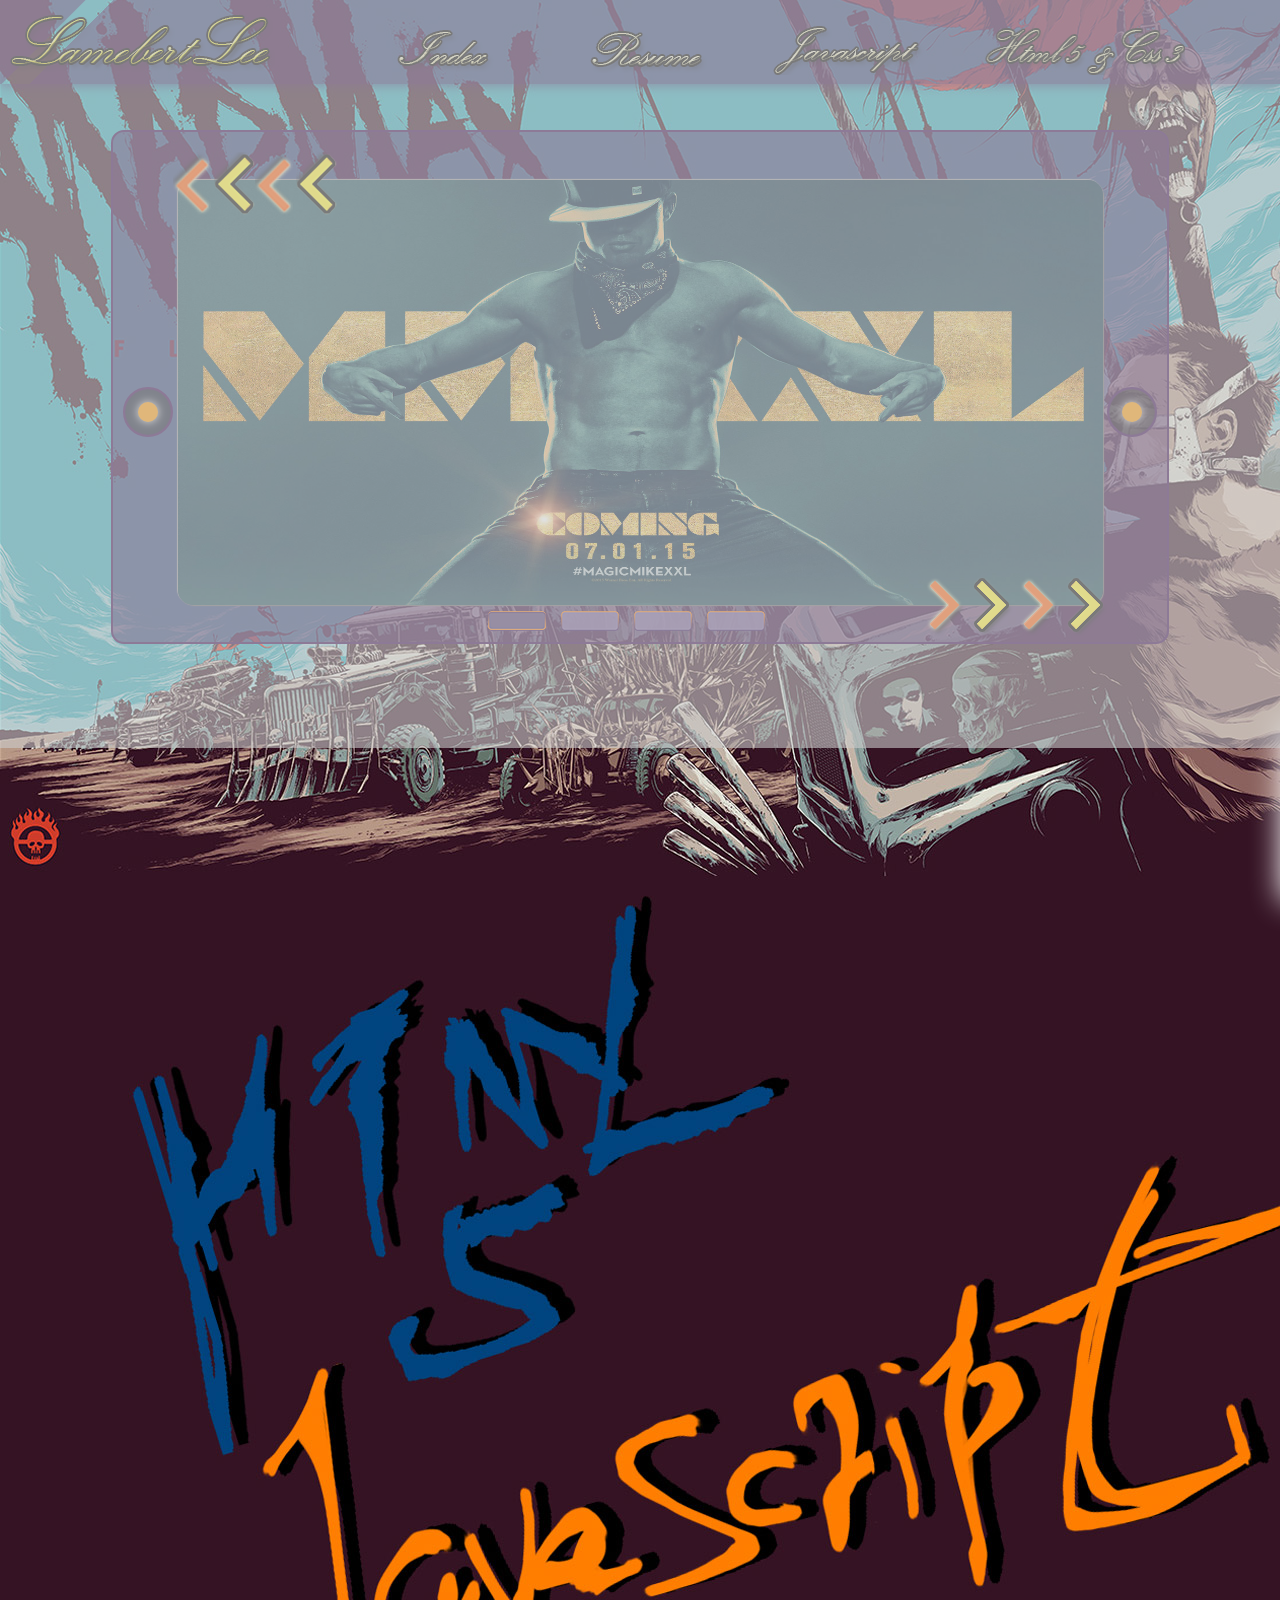
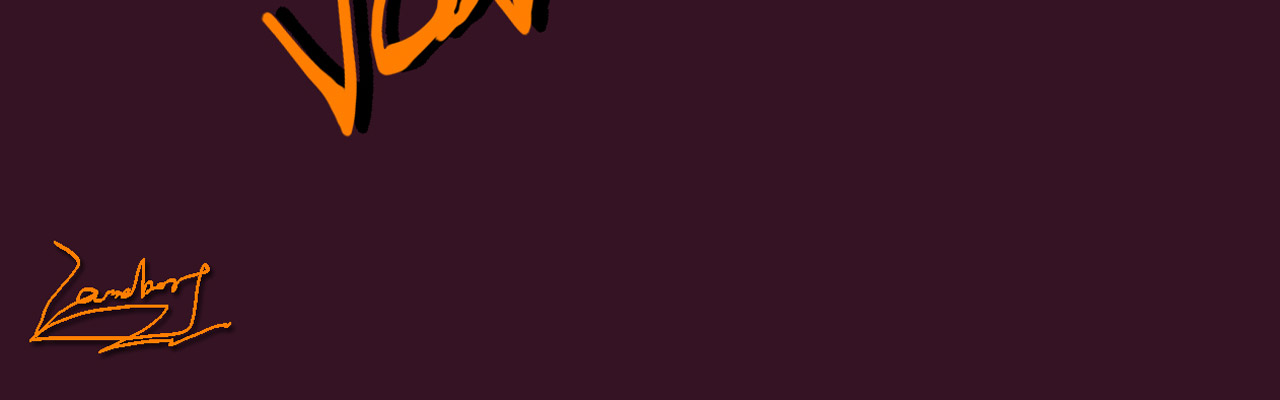
<file: index.html>
<!DOCTYPE html>
<html>
<head>
    <meta charset="UTF-8">
    <title></title>
    <style></style>
    <script></script>
    <link rel="stylesheet" href="./css/reset.css"/>
    <link rel="stylesheet" href="./css/clearFix.css"/>
    <link rel="stylesheet" href="./css/index.css"/>
</head>
<body>
<!--Boom!!! start-->
<div class="boom" id="boom"></div>
<!--boom!!! end-->
<!--vadio start-->
<div id="musicAll"></div>
<!--<audio controls="controls" loop="loop" autoplay="autoplay" id="music">
    <source src="gd.mp3" type="audio/ogg">
    Your browser does not support the audio tag.
</audio>-->
<!--vadio end-->
<!--index&content start-->
<div class="index">
    <!--首页导航 start-->
    <div class="navigation">
        <!--logo&list-->
        <div class="logo-list clearFix">
            <div class="logo-div-a"></div>
            <h1 class="logo">
                <a href="index.html"></a>
            </h1>
            <ul class="list clearFix">
                <li>
                    <a href="javascript:;">
                        <img src="images/index.png" alt=""/>
                    </a>
                </li>
                <li>
                    <a href="javascript:;">
                        <img src="images/re.png" alt=""/>
                    </a>
                </li>
                <li>
                    <a href="javascript:;">
                        <img src="images/javascript.png" alt=""/>
                    </a>
                </li>
                <li class="ma-40">
                    <a href="javascript:;">
                        <img src="images/h5.png" alt=""/>
                    </a>
                </li>
            </ul>
        </div>
        <!--logo&list-->
    </div>
    <!--js 移入移出效果 未添加-->
    <!--首页导航 end-->
    <!--banner start-->
    <div class="banner" id="banner">
        <div class="le" id="oPrev">
            <a href="javascript:;" class="_box"></a>
        </div>
        <div class="ri" id="oNext">
            <a href="javascript:;" class="_box"></a>
        </div>
        <div class="banner_content" id="banner_content">
            <a href="http://www.sina.com">
                <img src="./images/12.jpg" alt="" style="opacity: 1;filter:alpha(opacity:100)"/>
            </a>
            <a href="http://www.456.com">
                <img src="./images/13.jpg" alt=""/>
            </a>
            <a href="http://www.345.com">
                <img src="./images/14.jpg" alt=""/>
            </a>
            <a href="http://www.123.com">
                <img src="./images/15.jpg" alt=""/>
            </a>
        </div>
        <div class="arrow">
            <ul class="arrow-t" id="arrow-t">
                <li class="ar2"></li>
                <li class="ar1"></li>
                <li class="ar2"></li>
                <li class="ar1"></li>
            </ul>
            <ul class="arrow-b" id="arrow-b">
                <li class="ar2"></li>
                <li class="ar1"></li>
                <li class="ar2"></li>
                <li class="ar1"></li>
            </ul>
        </div>
        <ul class="btn-ul clearFix" id="btn-ul"><!--按钮-->
            <li class="_active"></li>
            <li></li>
            <li></li>
            <li></li>
        </ul>
    </div>
    <!--banner end-->
    <!--返回顶部 start-->
    <div class="return" id="return">
        <div class="return-sh" id="return-sh"><!-- hover-sh--></div>
        <!--二维码 start-->
        <div class="show-my" id="show-my"></div>
        <!--二维码 end-->
        <div class="return-back hover-back">
            <a href="#"></a>
        </div>
    </div>
    <!--返回顶部 end-->
</div>
<!--index&content end-->
</body>
<script>
    /*公用的js start*/
    /*运动框架*/
    function getStyle(obj, name) {
        return (obj.currentStyle || getComputedStyle(obj, false))[name];
    }
    function startMove(obj, json, options) {
        options = options || {};
        options.duration = options.duration || 700;
        options.easing = options.easing || 'ease-out';

        var start = {};
        var dis = {};
        for (var name in json) {
            start[name] = parseFloat(getStyle(obj, name));
            if (isNaN(start[name])) {
                switch (name) {
                    case 'left':
                        start[name] = obj.offsetLeft;
                        break;
                    case 'top':
                        start[name] = obj.offsetTop;
                        break;
                    case 'width':
                        start[name] = obj.offsetWidth;
                        break;
                    case 'height':
                        start[name] = obj.offsetHeight;
                        break;
                    case 'opacity':
                        start[name] = 1;
                        break;
                    case 'borderWidth':
                        start[name] = 0;
                        break;
                }
            }
            dis[name] = json[name] - start[name];
        }
        var count = Math.floor(options.duration / 30);
        var n = 0;
        clearInterval(obj.timer);
        obj.timer = setInterval(function () {
            n++;
            for (var name in json) {
                switch (options.easing) {
                    case 'linear':
                        var cur = start[name] + dis[name] * n / count;
                        break;
                    case 'ease-in':
                        var a = n / count;
                        var cur = start[name] + dis[name] * Math.pow(a, 3);
                        break;
                    case 'ease-out':
                        var a = 1 - n / count;
                        var cur = start[name] + dis[name] * (1 - Math.pow(a, 3));
                        break;
                    default:
                        var a = 1 - n / count;
                        var cur = start[name] + dis[name] * (1 - Math.pow(a, 3));
                        break;
                }
                if (name == 'opacity') {
                    obj.style[name] = cur;
                    obj.style.filter = 'alpha(opacity:' + cur * 100 + ')';
                } else {
                    obj.style[name] = cur + 'px';
                }
            }
            if (n == count) {
                clearInterval(obj.timer);
                options.complete && options.complete();
            }
        }, 30);
    }
    function addReady(fn){
        if(document.addEventListener){
            document.addEventListener('DOMContentLoaded',fn,false);
        }else{
            document.attachEvent('onreadystatechange',function(){
                if(document.readyState == 'complete'){
                    fn&&fn();
                }
            });
        }
    }
    function addEvent(obj,sEv,fn){
        if(obj.addEventListener){
            obj.addEventListener(sEv,fn,false);
        }else{
            obj.attachEvent('on'+sEv,fn);
        }
    }
    function getPos(obj) {
        var l = 0;
        var t = 0;
        while (obj) {
            l += obj.offsetLeft;
            t += obj.offsetTop;
            obj = obj.offsetParent;
        }
        return {
            left: l,
            top: t
        }
    }
    function rnd(m,n){
        return parseInt(m+Math.random()*(n-m));
    }
    /*运动框架*/
    /*公用的js end*/
    /*每次刷新页面的时候让srcollTop = 0*/   /*初步调整完毕*/
    ;(function (){
        addReady(function (){
            var timer = null;
            var oH = document.documentElement.scrollTop || document.body.scrollTop;
            if(oH>300){
                //clearInterval(timer);
                timer = setInterval(function(){
                    document.documentElement.scrollTop = document.body.scrollTop -=100;
                    if((document.documentElement.scrollTop || document.body.scrollTop) <=0){
                        document.documentElement.scrollTop = document.body.scrollTop = 0;
                        clearInterval(timer);
                    }
                    console.log(oH);
                },16);
            }
        });
    })();
    /*arrow 箭头*/
    ;(function () {
        function roll(id) {
            (function () {
                var oUlArr = document.getElementById(id);
                var aLi = oUlArr.children;
                var timer = null;
                timer = setInterval(function () {
                    for (var i = 0; i < aLi.length; i++) {
                        if (i % 2 == 0) {
                            aLi[i].className = 'ar1';
                        } else if (i % 2 == 1) {
                            aLi[i].className = 'ar2';
                        }
                    }
                    timer = setInterval(function () {
                        for (var i = 0; i < aLi.length; i++) {
                            if (i % 2 == 0) {
                                aLi[i].className = 'ar2';
                                clearInterval(timer)
                            } else if (i % 2 == 1) {
                                aLi[i].className = 'ar1';
                                clearInterval(timer)
                            }
                        }
                        clearInterval(timer)
                    }, 1000);
                }, 2000);
            })();
        }

        roll('arrow-t');
        roll('arrow-b');
    })();
    /*选项卡*/
    ;(function () {
        var oUl = document.getElementById('btn-ul');
        var aLi = oUl.children;
        var oDiv = document.getElementById('banner_content');
        var aImg = oDiv.getElementsByTagName('img');
        var oNext = document.getElementById('oNext');
        var oPrev = document.getElementById('oPrev');
        var oBanner = document.getElementById('banner');
        var iNum = 0;
        var timer = null;

        function showThiw() {
            for (var i = 0; i < aLi.length; i++) {
                aLi[i].className = '';
                startMove(aImg[i], {opacity: 0}, {duration: 300}, {easing: 'ease-in'});
            }
            aLi[iNum].className = '_active';
            startMove(aImg[iNum], {opacity: 1}, {duration: 300}, {easing: 'ease-in'});
        }

        for (var i = 0; i < aLi.length; i++) {
            (function (index) {
                aLi[i].addEventListener('click', function () {
                    iNum = index;
                    showThiw();
                }, false);
            })(i);
        }

        oNext.onclick = oNex;
        function oNex() {
            iNum++;
            if (iNum > aLi.length - 1) {
                iNum = 0;
            }
            showThiw();
        }

        clearInterval(timer);
        timer = setInterval(oNex, 3000);

        oBanner.addEventListener('mouseenter', function () {
            clearInterval(timer);
        }, false);

        oBanner.addEventListener('mouseleave', function () {
            timer = setInterval(oNex, 3000);
        }, false);

        oPrev.addEventListener('click', function () {
            iNum--;
            if (iNum < 0) {
                iNum = aLi.length - 1;
            }
            showThiw();
        }, false);
    })();
    /*回到顶部&shar*/
    ;(function () {
        var oShow = document.getElementById('return-sh');
        var oShowMy = document.getElementById('show-my');
        oShow.addEventListener('mouseenter', function () {
            oShow.className = 'return-sh hover-sh';
            oShowMy.style.display = 'block';
            oShowMy.style.opacity = '1';
        }, false);
        oShow.addEventListener('mouseleave', function () {
            oShow.className = 'return-sh ';
            oShowMy.style.opacity = '0';
            setTimeout(function () {
                oShowMy.style.display = 'none';
            }, 200);
        }, false);
    })();
    /*爆炸+回到顶部追加效果*/
    ;(function () {
        document.addEventListener('DOMContentLoaded', function () {
            var oBox = document.querySelector('.boom');
            var oBody = document.body;              /*有改动 2016.3.21*/
            oBody.style.overflow = 'hidden';      /*有改动 2016.3.21*/
            var R = 4;
            var C = 12;
            for (var i = 0; i < R; i++) {
                for (var j = 0; j < C; j++) {
                    var oS = document.createElement('span');
                    oS.style.width = (oBox.offsetWidth / C)*1.1 + 'px';
                    oS.style.height = (oBox.offsetHeight / R)*1.1 + 'px';
                    oBox.appendChild(oS);
                    oS.style.left = j * oS.offsetWidth + 'px';
                    oS.style.top = i * oS.offsetHeight + 'px';
                    oS.style.backgroundPosition = '-' + j * oS.offsetWidth + 'px -' + i * oS.offsetHeight + 'px';
                }
            }
            var iNow = 0;
            var bOk = false;
            oBox.onclick = function () {
                var oReturn = document.getElementById('return');     /*这个是返回顶部*/
                if (bOk)return;
                bOk = true;
                iNow++;
                var aS = document.querySelectorAll('.boom span');
                for (var i = 0; i < aS.length; i++) {
                    aS[i].style.WebkitTransition = '1s all ease-out';
                    aS[i].style.MozTransition = '1s all ease-out';
                    aS[i].style.background = 'red';
                    var disX = aS[i].offsetLeft + aS[i].offsetWidth / 2 - oBox.offsetWidth / 2;
                    var disY = aS[i].offsetTop + aS[i].offsetHeight / 2 - oBox.offsetHeight / 2;
                    aS[i].style.WebkitTransform = 'translate(' + disX + 'px,' + disY + 'px) rotateX(' + rnd(-720, 720) + 'deg) rotateY(' + rnd(-720, 720) + 'deg)'+'translateZ(120px)';
                    aS[i].style.MozTransform = 'translate(' + disX + 'px,' + disY + 'px) rotateX(' + rnd(-720, 720) + 'deg) rotateY(' + rnd(-720, 720) + 'deg)'+'translateZ(120px)';
                    aS[i].style.opacity = 0;
                    oBody.style.overflow = '';
                }
                aS[aS.length - 1].addEventListener('transitionend', function () {
                    for (var i = 0; i < aS.length; i++) {
                        oBox.style.display = 'none';
                        aS[i].style.WebkitTransition = 'none';
                        aS[i].style.opacity = 0;
                        aS[i].style.WebkitTransform = 'translate(0,0) rotateX(0deg) rotateY(0deg) translateZ(0px)';
                        aS[i].style.MozTransform = 'translate(0,0) rotateX(0deg) rotateY(0deg) translateZ(0px)';
                    }
                    bOk = false;
                    document.addEventListener('transitionend',function (){
                        oReturn.style.WebkitTransition= '1s all ease';
                        oReturn.style.MozTransition= '1s all ease';
                        oReturn.style.msTransition= '1s all ease';
                        oReturn.style.right = '10px';
                        oReturn.style.WebkitBoxShadow= '1px 1px 10px red';
                        oReturn.style.MozBoxShadow= '1px 1px 10px red';
                        oReturn.style.boxShadow= '1px 1px 10px red';
                        oReturn.style.bottom = '15px';
                    },false);
                }, false);
            };
            //这里是背景音乐
            oBox.addEventListener('click',function (){
                var oMusicAll = document.getElementById('musicAll');
                //var oO = document.createElement('div');
                //oO.setAttribute('title','中文');  我只是忽然忘记了setAttribute 怎么玩了而已
                oMusicAll.innerHTML = '<audio controls="controls" loop="loop" autoplay="autoplay" id="music"><source src="gd.mp3" type="audio/ogg">Your browser does not support the audio tag.</audio>';
                //oMusicAll.appendChild(oO);
            },false);
        }, false);
    })();
    /*banner 跟随*/
    ;(function (){
        addReady(function (){
            addEvent(document,'mousemove',function (ev){
                var oEvent = ev || event;
                var disX = oEvent.clientX*0.005;
                var disY = oEvent.clientY*0.005;
                var oB = document.getElementById('banner');
                var oB_offL = oB.offsetLeft;
                var oB_offT = oB.offsetTop;
                oB.style.left = (disX+oB_offL*0.01)+'px';
                oB.style.top = (disY+oB_offT*0.01)+'px';
            });
        })
    })();
</script>

</html>
</file>
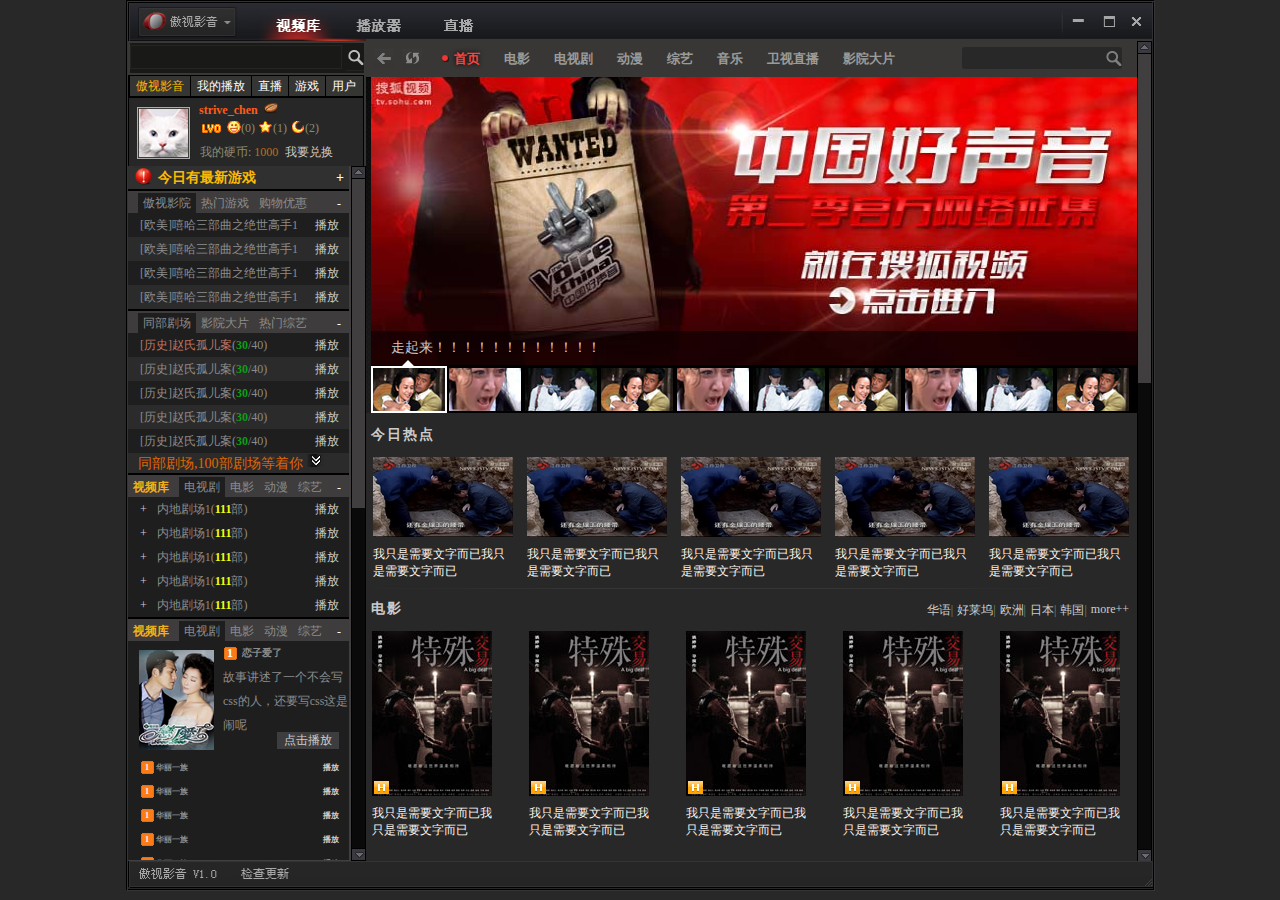
<file: Html Web/aoyou/index.html>
<!DOCTYPE html>
<html>
<head>
    <meta charset="utf-8">
    <title>play</title>
    <link rel="stylesheet" href="css/common.css" />
    <link rel="stylesheet" href="css/zpb_master.css" />

    <link rel="stylesheet" href="css/lbc_index.css"/>   	 <!--负责整体样式-->
	<link rel="stylesheet" href="css/lbc_navigation-index.css"/>   <!--导航样式-->
	<link rel="stylesheet" href="css/lbc_banner.css"/>   	 <!--banner样式-->
	<link rel="stylesheet" href="css/lbc_content-text.css"/> 	 <!--content-text-->
	<link rel="stylesheet" href="css/sxtstyle.css"/>
	<link href="css/zx.css" rel="stylesheet" />
	<style>
	.zpb_list,.zpb_list_count{background:#403e3f;}
	</style>
	<script src="js/lbc-startMove.js"></script>    		 <!--运动框架-->
	<script src="js/move9.js"></script>
	<script src="js/lbc-index.js"></script> 				 <!--本页面的js-->
	<script src="js/sxt_js.js"></script>
</head>
<body>
	<div class="zpb_play">
		<div class="zpb_player">
			<!--头部-->
			<div class="zpb_header">
				<img src="images/header.png" alt="" />
			</div>
			<!--中间内容部分-->
			<div class="zpb_content clearfix">
				<!--左侧部分-->
				<div class="zpb_list fl">
					<!--这里是左面列表部分 #ccc色块-->
					<div class="zpb_list_message">
						<!--左侧上部信息部分粉色部分-->
								<!--sxt小猫-->
								<div class="sxt_xm">
									<div class="sxt_search">
										<form action="http://www.baidu.com">
											<input type="text" class="text" />
											<input type="button" class="btn">
										</form>
									</div>
									<ul class="sxt_list clearfix">
										<li><a href="javascript:;" class="yellow">傲视影音</a></li>
										<li><a href="javascript:;">我的播放</a></li>
										<li><a href="javascript:;">直播</a></li>
										<li><a href="javascript:;">游戏</a></li>
										<li><a href="javascript:;">用户</a></li>
									</ul>
									<div class="sxt_chen clearfix">
											<div class="left"><img src="images/face.png" alt=""></div>
											<div class="right">
												<h4>
													strive_chen
													<a href="javascript:;"></a>
												</h4>
												<div class="clearfix">
													<span class="lv">
														<img src="images/level.png" alt="">
													</span>
													<span class="one">(0)</span>
													<span class="two">(1)</span>
													<span class="scr">(2)</span>	
												</div>
												<p>
													<span>
														我的硬币:
														<a href="javascript:;">1000</a>
													</span>
													<span>
														<a class="color" href="javascript:;">我要兑换</a>
													</span>
												</p>
											</div>
									</div>
								</div>
								<!--sxt小猫结束-->
					</div>
					<div class="zpb_list_news clearfix">
						<!--左侧下面大框架滚动部分开始-->
						<div class="zpb_list_count" id="count_l_parent">
							<!--左侧滚动内容-->
							<div class="zpb_list_matter" id="count_l">
								<!--这里是左侧内容没设置高度-->
								<!--sxt左侧部分-->
								<div class="sxt_left">
 		<h3 class="clearfix">今日有最新游戏<span>+</span></h3>
 		<!--sxt一个选项卡布局影院-->
 		<div class="sxt_box" id="sxt_box">
	 		<ul class="clearfix b_list ">
	 			<li class="active"><a href="javascript:;">傲视影院</a></li>
	 			<li><a href="javascript:;">热门游戏</a></li>
	 			<li><a href="javascript:;">购物优惠</a></li>
	 			<span id="s_s1">-</span>
	 		</ul>
	 		<ol id="s_block1">
		 		<div class="show">
		 			<ul>
		 				<li >
		 					[欧美]嘻哈三部曲之绝世高手1
		 					<a href="javascript:;">播放</a>
		 				</li>
		 				<li class="add">
		 					[欧美]嘻哈三部曲之绝世高手1
		 					<a href="javascript:;">播放</a>
		 				</li>
		 				<li>
		 					[欧美]嘻哈三部曲之绝世高手1
		 					<a href="javascript:;">播放</a>
		 				</li>
		 				<li class="add">
		 					[欧美]嘻哈三部曲之绝世高手1
		 					<a href="javascript:;">播放</a>
		 				</li>
		 			</ul>
		 		</div>
		 		<div>
		 			<ul>
		 				<li >
		 					[欧美]嘻哈三部曲之绝世高手2
		 					<a href="javascript:;">播放</a>
		 				</li>
		 				<li class="add">
		 					[欧美]嘻哈三部曲之绝世高手2
		 					<a href="javascript:;">播放</a>
		 				</li>
		 				<li>
		 					[欧美]嘻哈三部曲之绝世高手2
		 					<a href="javascript:;">播放</a>
		 				</li>
		 				<li class="add">
		 					[欧美]嘻哈三部曲之绝世高手2
		 					<a href="javascript:;">播放</a>
		 				</li>
		 			</ul>
		 		</div>
		 		<div>
		 			<ul>
		 				<li >
		 					[欧美]嘻哈三部曲之绝世高手3
		 					<a href="javascript:;">播放</a>
		 				</li>
		 				<li class="add">
		 					[欧美]嘻哈三部曲之绝世高手3
		 					<a href="javascript:;">播放</a>
		 				</li>
		 				<li>
		 					[欧美]嘻哈三部曲之绝世高手3
		 					<a href="javascript:;">播放</a>
		 				</li>
		 				<li class="add">
		 					[欧美]嘻哈三部曲之绝世高手3
		 					<a href="javascript:;">播放</a>
		 				</li>
		 			</ul>
		 		</div>
	 		</ol>
 		</div>
 		<!--sxt一个选项卡布局影院结束-->
 		<!--sxt二个选项卡布局剧场-->
 		<div class="sxt_box sxt_box1" id="sxt_box1">
	 		<ul class="clearfix b_list ">
	 			<li class="active"><a href="javascript:;">同部剧场</a></li>
	 			<li><a href="javascript:;">影院大片</a></li>
	 			<li><a href="javascript:;">热门综艺</a></li>
	 			<span id="s_s2">-</span>
	 		</ul>
	 		<ol id="s_block2">
	 			<div class="show">
	 			<ul>
	 				<li >
	 					<span class="pink">[历史]赵氏孤儿案</span>(<b>30</b>/40)
	 					<a href="javascript:;">播放</a>
	 				</li>
	 				<li class="add">
						<span>[历史]赵氏孤儿案</span>(<b>30</b>/40)
	 					<a href="javascript:;">播放</a> 	
	 				</li>
	 				<li>
	 					<span>[历史]赵氏孤儿案</span>(<b>30</b>/40)
	 					<a href="javascript:;">播放</a> 	
	 				</li>
	 				<li class="add">
	 					<span>[历史]赵氏孤儿案</span>(<b>30</b>/40)
	 					<a href="javascript:;">播放</a> 	
	 				</li>
	 				<li>
	 					<span>[历史]赵氏孤儿案</span>(<b>30</b>/40)
	 					<a href="javascript:;">播放</a> 	
	 				</li>
	 			</ul>
	 		</div>
	 		<div>
	 			<ul>
	 				<li >
	 					<span class="pink">[历史]赵氏孤儿案</span>(<b>30</b>/40)
	 					<a href="javascript:;">播放</a>
	 				</li>
	 				<li class="add">
						<span>[历史]赵氏孤儿案</span>(<b>30</b>/40)
	 					<a href="javascript:;">播放</a> 	
	 				</li>
	 				<li>
	 					<span>[历史]赵氏孤儿案</span>(<b>30</b>/40)
	 					<a href="javascript:;">播放</a> 	
	 				</li>
	 				<li class="add">
	 					<span>[历史]赵氏孤儿案</span>(<b>30</b>/40)
	 					<a href="javascript:;">播放</a> 	
	 				</li>
	 				<li>
	 					<span>[历史]赵氏孤儿案</span>(<b>30</b>/40)
	 					<a href="javascript:;">播放</a> 	
	 				</li>
	 			</ul>
	 		</div>
	 		<div>
	 			<ul>
	 				<li >
	 					<span class="pink">[历史]赵氏孤儿案</span>(<b>30</b>/40)
	 					<a href="javascript:;">播放</a>
	 				</li>
	 				<li class="add">
						<span>[历史]赵氏孤儿案</span>(<b>30</b>/40)
	 					<a href="javascript:;">播放</a> 	
	 				</li>
	 				<li>
	 					<span>[历史]赵氏孤儿案</span>(<b>30</b>/40)
	 					<a href="javascript:;">播放</a> 	
	 				</li>
	 				<li class="add">
	 					<span>[历史]赵氏孤儿案</span>(<b>30</b>/40)
	 					<a href="javascript:;">播放</a> 	
	 				</li>
	 				<li>
	 					<span>[历史]赵氏孤儿案</span>(<b>30</b>/40)
	 					<a href="javascript:;">播放</a> 	
	 				</li>
	 			</ul>
	 		</div>
	 		</ol>
	 		
 		</div>
 		<!--sxt二个选项卡布局剧场结束-->
		<h3 class="tab">
			同部剧场,100部剧场等着你
			<a href="javascript:;"></a>
		</h3>
		<!--sxt第三个选项卡布局-->
		<div class="sxt_box sxt_box3" id="sxt_box3">
	 		<ul class="clearfix b_list">
	 			<p class="b_yellow">视频库</p>
	 			<li class="active"><a href="javascript:;">电视剧</a></li>
	 			<li><a href="javascript:;">电影</a></li>
	 			<li><a href="javascript:;">动漫</a></li>
	 			<li><a href="javascript:;">综艺</a></li>
	 			<span id="s_s3">-</span>
	 		</ul>
	 		<ol id="s_block3">
	 			<div class="show">
		 			<ul>
		 				<li >
		 					<span class="s_left">
		 						<a href="javascript:;" class="arit">+</a>
		 					</span>
		 					内地剧场1(<b>111</b>部)
		 					<a href="javascript:;">播放</a>
		 				</li>
		 				<li >
		 					<span class="s_left">
		 						<a href="javascript:;" class="arit">+</a>
		 					</span>
		 					内地剧场1(<b>111</b>部)
		 					<a href="javascript:;">播放</a>
		 				</li>
		 				<li >
		 					<span class="s_left">
		 						<a href="javascript:;" class="arit">+</a>
		 					</span>
		 					内地剧场1(<b>111</b>部)
		 					<a href="javascript:;">播放</a>
		 				</li>
		 				<li >
		 					<span class="s_left">
		 						<a href="javascript:;" class="arit">+</a>
		 					</span>
		 					内地剧场1(<b>111</b>部)
		 					<a href="javascript:;">播放</a>
		 				</li>
		 				<li >
		 					<span class="s_left">
		 						<a href="javascript:;" class="arit">+</a>
		 					</span>
		 					内地剧场1(<b>111</b>部)
		 					<a href="javascript:;">播放</a>
		 				</li>
		 			</ul>
	 			</div>
		 		<div>
		 			<ul>
		 				<li >
		 					<span class="s_left">
		 						<a href="javascript:;" class="arit">+</a>
		 					</span>
		 					内地剧场1(<b>112</b>部)
		 					<a href="javascript:;">播放</a>
		 				</li>
		 				<li >
		 					<span class="s_left">
		 						<a href="javascript:;" class="arit">+</a>
		 					</span>
		 					内地剧场1(<b>112</b>部)
		 					<a href="javascript:;">播放</a>
		 				</li>
		 				<li >
		 					<span class="s_left">
		 						<a href="javascript:;" class="arit">+</a>
		 					</span>
		 					内地剧场2(<b>112</b>部)
		 					<a href="javascript:;">播放</a>
		 				</li>
		 				<li >
		 					<span class="s_left">
		 						<a href="javascript:;" class="arit">+</a>
		 					</span>
		 					内地剧场2(<b>112</b>部)
		 					<a href="javascript:;">播放</a>
		 				</li>
		 				<li >
		 					<span class="s_left">
		 						<a href="javascript:;" class="arit">+</a>
		 					</span>
		 					内地剧场2(<b>112</b>部)
		 					<a href="javascript:;">播放</a>
		 				</li>
		 			</ul>
		 		</div>
		 		<div>
		 			<ul>
		 				<li >
		 					<span class="s_left">
		 						<a href="javascript:;" class="arit">+</a>
		 					</span>
		 					内地剧场3(<b>113</b>部)
		 					<a href="javascript:;">播放</a>
		 				</li>
		 				<li >
		 					<span class="s_left">
		 						<a href="javascript:;" class="arit">+</a>
		 					</span>
		 					内地剧场3(<b>113</b>部)
		 					<a href="javascript:;">播放</a>
		 				</li>
		 				<li >
		 					<span class="s_left">
		 						<a href="javascript:;" class="arit">+</a>
		 					</span>
		 					内地剧场3(<b>113</b>部)
		 					<a href="javascript:;">播放</a>
		 				</li>
		 				<li >
		 					<span class="s_left">
		 						<a href="javascript:;" class="arit">+</a>
		 					</span>
		 					内地剧场3(<b>113</b>部)
		 					<a href="javascript:;">播放</a>
		 				</li>
		 				<li >
		 					<span class="s_left">
		 						<a href="javascript:;" class="arit">+</a>
		 					</span>
		 					内地剧场3(<b>113</b>部)
		 					<a href="javascript:;">播放</a>
		 				</li>
		 			</ul>
		 		</div>	
		 		<div>
		 			<ul>
		 				<li >
		 					<span class="s_left">
		 						<a href="javascript:;" class="arit">+</a>
		 					</span>
		 					内地剧场3(<b>113</b>部)
		 					<a href="javascript:;">播放</a>
		 				</li>
		 				<li >
		 					<span class="s_left">
		 						<a href="javascript:;" class="arit">+</a>
		 					</span>
		 					内地剧场3(<b>113</b>部)
		 					<a href="javascript:;">播放</a>
		 				</li>
		 				<li >
		 					<span class="s_left">
		 						<a href="javascript:;" class="arit">+</a>
		 					</span>
		 					内地剧场3(<b>113</b>部)
		 					<a href="javascript:;">播放</a>
		 				</li>
		 				<li >
		 					<span class="s_left">
		 						<a href="javascript:;" class="arit">+</a>
		 					</span>
		 					内地剧场3(<b>113</b>部)
		 					<a href="javascript:;">播放</a>
		 				</li>
		 				<li >
		 					<span class="s_left">
		 						<a href="javascript:;" class="arit">+</a>
		 					</span>
		 					内地剧场3(<b>113</b>部)
		 					<a href="javascript:;">播放</a>
		 				</li>
		 			</ul>
		 		</div>	
	 		</ol>
	 		
 		</div>
 		<!--sxt第三个选项卡布局结束-->
 		
 		<!--sxt第四个选项卡布局-->
		<div class="sxt_box sxt_box3 sxt_box4" id="sxt_box4">
	 		<ul class="clearfix b_list">
	 			<p class="b_yellow">视频库</p>
	 			<li class="active"><a href="javascript:;">电视剧</a></li>
	 			<li><a href="javascript:;">电影</a></li>
	 			<li><a href="javascript:;">动漫</a></li>
	 			<li><a href="javascript:;">综艺</a></li>
	 			<span id="s_s4">-</span>
	 		</ul>
	 		<ol id="s_block4">
	 			<div class="show" id="sbox1">
				<ul>
					<li>
						<h6 class="block none">
							<span>1</span>
							<i>华丽一族</i>
							<a href="javascript:;">播放</a>
						</h6>
						<dl class="show1">
							<img class="fl" src="images/movie_rank_eg.png" alt="">
							<p class="fl">
								<span>1</span>
								<h5>恋子爱了</h5>
								<p>
									故事讲述了一个不会写css的人，还要写css这是闹呢
								</p>
								<a href="javascript:;">点击播放</a>
							</p>
						</dl>
					</li>
					<li>
						<h6 class="block">
							<span>1</span>
							<i>华丽一族</i>
							<a href="javascript:;">播放</a>
						</h6>
						<dl>
							<img class="fl" src="images/movie_rank_eg.png" alt="">
							<p class="fl">
								<span>1</span>
								<h5>恋子爱了</h5>
								<p>
									故事讲述了一个不会写css的人，还要写css这是闹呢
								</p>
								<a href="javascript:;">点击播放</a>
							</p>
						</dl>
					</li>
					<li>
						<h6 class="block">
							<span>1</span>
							<i>华丽一族</i>
							<a href="javascript:;">播放</a>
						</h6>
						<dl>
							<img class="fl" src="images/movie_rank_eg.png" alt="">
							<p class="fl">
								<span>1</span>
								<h5>恋子爱了</h5>
								<p>
									故事讲述了一个不会写css的人，还要写css这是闹呢
								</p>
								<a href="javascript:;">点击播放</a>
							</p>
						</dl>
					</li>
					<li>
						<h6 class="block">
							<span>1</span>
							<i>华丽一族</i>
							<a href="javascript:;">播放</a>
						</h6>
						<dl>
							<img class="fl" src="images/movie_rank_eg.png" alt="">
							<p class="fl">
								<span>1</span>
								<h5>恋子爱了</h5>
								<p>
									故事讲述了一个不会写css的人，还要写css这是闹呢
								</p>
								<a href="javascript:;">点击播放</a>
							</p>
						</dl>
					</li>
					<li>
						<h6 class="block">
							<span>1</span>
							<i>华丽一族</i>
							<a href="javascript:;">播放</a>
						</h6>
						<dl>
							<img class="fl" src="images/movie_rank_eg.png" alt="">
							<p class="fl">
								<span>1</span>
								<h5>恋子爱了</h5>
								<p>
									故事讲述了一个不会写css的人，还要写css这是闹呢
								</p>
								<a href="javascript:;">点击播放</a>
							</p>
						</dl>
					</li>
					<li>
						<h6 class="block">
							<span>1</span>
							<i>华丽一族</i>
							<a href="javascript:;">播放</a>
						</h6>
						<dl>
							<img class="fl" src="images/movie_rank_eg.png" alt="">
							<p class="fl">
								<span>1</span>
								<h5>恋子爱了</h5>
								<p>
									故事讲述了一个不会写css的人，还要写css这是闹呢
								</p>
								<a href="javascript:;">点击播放</a>
							</p>
						</dl>
					</li>
				</ul>
		 		</div>
		 		<div id="sbox2">
					<ul>
						<li>
							<h6 class="block none">
								<span>1</span>
								<i>华丽一族</i>
								<a href="javascript:;">播放</a>
							</h6>
							<dl class="show1">
								<img class="fl" src="images/movie_rank_eg.png" alt="">
								<p class="fl">
									<span>1</span>
									<h5>恋子爱了</h5>
									<p>
										故事讲述了一个不会写css的人，还要写css这是闹呢
									</p>
									<a href="javascript:;">点击播放</a>
								</p>
							</dl>
						</li>
						<li>
							<h6 class="block">
								<span>2</span>
								<i>华丽一族2</i>
								<a href="javascript:;">播放</a>
							</h6>
							<dl>
								<img class="fl" src="images/movie_rank_eg.png" alt="">
								<p class="fl">
									<span>1</span>
									<h5>恋子爱了</h5>
									<p>
										故事讲述了一个不会写css的人，还要写css这是闹呢
									</p>
									<a href="javascript:;">点击播放</a>
								</p>
							</dl>
						</li>
						<li>
							<h6 class="block">
								<span>3</span>
								<i>华丽一族3</i>
								<a href="javascript:;">播放</a>
							</h6>
							<dl>
								<img class="fl" src="images/movie_rank_eg.png" alt="">
								<p class="fl">
									<span>3</span>
									<h5>恋子爱了3</h5>
									<p>
										故事讲述了一个不会写css的人，还要写css这是闹呢
									</p>
									<a href="javascript:;">点击播放</a>
								</p>
							</dl>
						</li>
						<li>
							<h6 class="block">
								<span>3</span>
								<i>华丽一族3</i>
								<a href="javascript:;">播放</a>
							</h6>
							<dl>
								<img class="fl" src="images/movie_rank_eg.png" alt="">
								<p class="fl">
									<span>3</span>
									<h5>恋子爱了3</h5>
									<p>
										故事讲述了一个不会写css的人，还要写css这是闹呢
									</p>
									<a href="javascript:;">点击播放</a>
								</p>
							</dl>
						</li>
						<li>
							<h6 class="block">
								<span>3</span>
								<i>华丽一族5</i>
								<a href="javascript:;">播放</a>
							</h6>
							<dl>
								<img class="fl" src="images/movie_rank_eg.png" alt="">
								<p class="fl">
									<span>5</span>
									<h5>恋子爱了5</h5>
									<p>
										故事讲述了一个不会写css的人，还要写css这是闹呢
									</p>
									<a href="javascript:;">点击播放</a>
								</p>
							</dl>
						</li>
						<li>
							<h6 class="block">
								<span>1</span>
								<i>华丽一族</i>
								<a href="javascript:;">播放</a>
							</h6>
							<dl>
								<img class="fl" src="images/movie_rank_eg.png" alt="">
								<p class="fl">
									<span>1</span>
									<h5>恋子爱了</h5>
									<p>
										故事讲述了一个不会写css的人，还要写css这是闹呢
									</p>
									<a href="javascript:;">点击播放</a>
								</p>
							</dl>
						</li>
					</ul>
		 		</div>
		 		<div id="sbox3">
					<ul>
						<li>
							<h6 class="block none">
								<span>1</span>
								<i>华丽一族df</i>
								<a href="javascript:;">播放</a>
							</h6>
							<dl class="show1">
								<img class="fl" src="images/movie_rank_eg.png" alt="">
								<p class="fl">
									<span>1</span>
									<h5>恋子爱了dd</h5>
									<p>
										故事讲述了一个不会写css的人，还要写css这是闹呢
									</p>
									<a href="javascript:;">点击播放</a>
								</p>
							</dl>
						</li>
						<li>
							<h6 class="block">
								<span>1</span>
								<i>华丽一族</i>
								<a href="javascript:;">播放</a>
							</h6>
							<dl>
								<img class="fl" src="images/movie_rank_eg.png" alt="">
								<p class="fl">
									<span>1</span>
									<h5>恋子爱了</h5>
									<p>
										故事讲述了一个不会写css的人，还要写css这是闹呢
									</p>
									<a href="javascript:;">点击播放</a>
								</p>
							</dl>
						</li>
						<li>
							<h6 class="block">
								<span>1</span>
								<i>华丽一族</i>
								<a href="javascript:;">播放</a>
							</h6>
							<dl>
								<img class="fl" src="images/movie_rank_eg.png" alt="">
								<p class="fl">
									<span>1</span>
									<h5>恋子爱了</h5>
									<p>
										故事讲述了一个不会写css的人，还要写css这是闹呢
									</p>
									<a href="javascript:;">点击播放</a>
								</p>
							</dl>
						</li>
						<li>
							<h6 class="block">
								<span>1</span>
								<i>华丽一族</i>
								<a href="javascript:;">播放</a>
							</h6>
							<dl>
								<img class="fl" src="images/movie_rank_eg.png" alt="">
								<p class="fl">
									<span>1</span>
									<h5>恋子爱了</h5>
									<p>
										故事讲述了一个不会写css的人，还要写css这是闹呢
									</p>
									<a href="javascript:;">点击播放</a>
								</p>
							</dl>
						</li>
						<li>
							<h6 class="block">
								<span>1</span>
								<i>华丽一族</i>
								<a href="javascript:;">播放</a>
							</h6>
							<dl>
								<img class="fl" src="images/movie_rank_eg.png" alt="">
								<p class="fl">
									<span>1</span>
									<h5>恋子爱了</h5>
									<p>
										故事讲述了一个不会写css的人，还要写css这是闹呢
									</p>
									<a href="javascript:;">点击播放</a>
								</p>
							</dl>
						</li>
						<li>
							<h6 class="block">
								<span>1</span>
								<i>华丽一族</i>
								<a href="javascript:;">播放</a>
							</h6>
							<dl>
								<img class="fl" src="images/movie_rank_eg.png" alt="">
								<p class="fl">
									<span>1</span>
									<h5>恋子爱了</h5>
									<p>
										故事讲述了一个不会写css的人，还要写css这是闹呢
									</p>
									<a href="javascript:;">点击播放</a>
								</p>
							</dl>
						</li>
					</ul>
		 		</div>
		 		<div id="sbox4">
					<ul>
						<li>
							<h6 class="block none">
								<span>4</span>
								<i>华丽一族d</i>
								<a href="javascript:;">播放</a>
							</h6>
							<dl class="show1">
								<img class="fl" src="images/movie_rank_eg.png" alt="">
								<p class="fl">
									<span>d</span>
									<h5>恋子d爱了</h5>
									<p>
										故事讲述了一个不会写css的人，还要写css这是闹呢
									</p>
									<a href="javascript:;">点击播放</a>
								</p>
							</dl>
						</li>
						<li>
							<h6 class="block">
								<span>1</span>
								<i>华丽一族</i>
								<a href="javascript:;">播放</a>
							</h6>
							<dl>
								<img class="fl" src="images/movie_rank_eg.png" alt="">
								<p class="fl">
									<span>1</span>
									<h5>恋子爱了</h5>
									<p>
										故事讲述了一个不会写css的人，还要写css这是闹呢
									</p>
									<a href="javascript:;">点击播放</a>
								</p>
							</dl>
						</li>
						<li>
							<h6 class="block">
								<span>1</span>
								<i>华丽一族</i>
								<a href="javascript:;">播放</a>
							</h6>
							<dl>
								<img class="fl" src="images/movie_rank_eg.png" alt="">
								<p class="fl">
									<span>1</span>
									<h5>恋子爱了</h5>
									<p>
										故事讲述了一个不会写css的人，还要写css这是闹呢
									</p>
									<a href="javascript:;">点击播放</a>
								</p>
							</dl>
						</li>
						<li>
							<h6 class="block">
								<span>1</span>
								<i>华丽一族</i>
								<a href="javascript:;">播放</a>
							</h6>
							<dl>
								<img class="fl" src="images/movie_rank_eg.png" alt="">
								<p class="fl">
									<span>1</span>
									<h5>恋子爱了</h5>
									<p>
										故事讲述了一个不会写css的人，还要写css这是闹呢
									</p>
									<a href="javascript:;">点击播放</a>
								</p>
							</dl>
						</li>
						<li>
							<h6 class="block">
								<span>1</span>
								<i>华丽一族</i>
								<a href="javascript:;">播放</a>
							</h6>
							<dl>
								<img class="fl" src="images/movie_rank_eg.png" alt="">
								<p class="fl">
									<span>1</span>
									<h5>恋子爱了</h5>
									<p>
										故事讲述了一个不会写css的人，还要写css这是闹呢
									</p>
									<a href="javascript:;">点击播放</a>
								</p>
							</dl>
						</li>
						<li>
							<h6 class="block">
								<span>1</span>
								<i>华丽一族</i>
								<a href="javascript:;">播放</a>
							</h6>
							<dl>
								<img class="fl" src="images/movie_rank_eg.png" alt="">
								<p class="fl">
									<span>1</span>
									<h5>恋子爱了</h5>
									<p>
										故事讲述了一个不会写css的人，还要写css这是闹呢
									</p>
									<a href="javascript:;">点击播放</a>
								</p>
							</dl>
						</li>
					</ul>
		 		</div>
	 		</ol>
 		</div>
 		<!--sxt第四个选项卡布局结束-->
 		<!--sxt第五个选项卡布局-->
 		<div class="sxt_box sxt_box5" id="sxt_box5">
	 		<ul class="clearfix b_list ">
	 			<li class="active"><a href="javascript:;">播放历史</a></li>
	 			<li><a href="javascript:;">我的收藏</a></li>
	 			<span id="s_s5">-</span>
	 		</ul>
	 		<ol id="s_block5">
	 				 		<div class="show">
	 			<ul>
	 				<li>
	 					<a href="javascript:;">万水千山风雨晴</a>
	 					<span>13:34</span>
	 				</li>
	 				<li>
	 					<a href="javascript:;">万水千山风雨晴</a>
	 					<span class="yes"></span>
	 				</li>
	 				<li>
	 					<a href="javascript:;">万水千山风雨晴</a>
	 					<span class="yes"></span>
	 				</li>
	 				<li>
	 					<a href="javascript:;">万水千山风雨晴</a>
	 					<span>--:--</span>
	 				</li>
	 				<li>
	 					<a href="javascript:;">万水千山风雨晴</a>
	 					<span>13:34</span>
	 				</li>		
	 			</ul>
	 		</div>
	 		<div>
	 			<ul>
	 				<li>
	 					<a href="javascript:;">万水千山风雨晴1</a>
	 					<span>13:34</span>
	 				</li>
	 				<li>
	 					<a href="javascript:;">万水千山风雨晴2</a>
	 					<span class="yes"></span>
	 				</li>
	 				<li>
	 					<a href="javascript:;">万水千山风雨晴3</a>
	 					<span class="yes"></span>
	 				</li>
	 				<li>
	 					<a href="javascript:;">万水千山风雨晴</a>
	 					<span>--:--</span>
	 				</li>
	 				<li>
	 					<a href="javascript:;">万水千山风雨晴</a>
	 					<span>13:34</span>
	 				</li>		
	 			</ul>
	 		</div>
	 		</ol>

 		</div>
 		<!--选项卡第五个布局结束-->
 		<div class="sxt_bom">
 			<a href="javascript:;" class="b_l">清空</a>
 			<a href="javascript:;" class="b_c">查看全部</a>
 			<a href="javascript:;" class="b_r">+展开</a>
 		</div>
 		<div class="sxt_img">
 			<a href="javascript:;"><img src="images/ad.png" alt=""></a>
 		</div>
 	</div>
							</div>
						</div>
						<!--滚动条按键部分-->
						<div class="zpb_list_sel_l" id="zpb_list_sel_l">
							<span class="zpb_t"></span>
							<div class="zpb_list_bar" id="sel_l">
								<div class="zpb_bar" id="sel_l_bar"></div>
							</div>
							<span class="zpb_b"></span>
						</div>
						<!--左侧下面大框架滚动部分结束-->
					</div>
					
				</div>
				
				<!--右侧部分黄色色块-->
				<div class="zpb_page fl" id="zpbocount">
					<div class="count_r" id="zpbcount">
						
						<!--By libeichen begin-->
						<div class="lbc_index" style="height:auto;">
							<!--navigation start-->
							<div class="navigation" id="navigation">  <!--处理浏览器滚动条事件-->	<!--2016.2.27.02:36-->
								<ul class="navigation-ul clearfix" style="background-color:transparent;"> <!--选择-->
									<li class="arrow"></li>
									<li class="refresh"></li>
								</ul>
								<ul class="navigation-list clearfix"> <!--onmouseenter font-color-->
									<li class="list-pic">首页</li>
									<li>电影</li>
									<li>电视剧</li>
									<li>动漫</li>
									<li>综艺</li>
									<li>音乐</li>
									<li>卫视直播</li>
									<li>影院大片</li>
								</ul>
								<div class="input-zore">
									<form action="">
										<input type="text" value=""/>
										<a href="javascript:;"></a>
									</form>
								</div>
							</div>
							<!--navigation end-->
							<div class="seat" id="seat"></div> <!--2016.2.27.02:36--> 	<!--fixed 占位-->	<!--js处理浏览器滚动条-->
							<!--banner start-->
							<div class="banner">
								<ul class="banner-ul" id="banner-ul">   		<!--可视区-->
									<li>
										<div class="opac-div">走着走着走着走着走着走着</div>
										<a href="http://www.baidu.com" target="_blank">
											<img src="images/banner%201.jpg" alt=""/>
										</a>
									</li>
									<li>
										<div class="opac-div">GOGOGOGOGO</div>
										<a href="http://www.baidu.com" target="_blank">
											<img src="images/banner%202.jpg" alt=""/>
										</a>
									</li>
									<li>
										<div class="opac-div">哈哈哈哈啊哈</div>
										<a href="http://www.baidu.com" target="_blank">
											<img src="images/banner%203.jpg" alt=""/>
										</a>
									</li>
									<li>
										<div class="opac-div">呵呵呵呵呵呵呵呵呵呵</div>
										<a href="http://www.baidu.com" target="_blank">
											<img src="images/banner%204.jpg" alt=""/>
										</a>
									</li>
									<li>
										<div class="opac-div">乐乐乐乐乐乐乐乐尔乐乐乐乐而</div>
										<a href="http://www.baidu.com" target="_blank">
											<img src="images/banner%205.jpg" alt=""/>
										</a>
									</li>
									<li>
										<div class="opac-div">我需要文字我需要文字我需要文字</div>
										<a href="http://www.baidu.com" target="_blank">
											<img src="images/banner%206.jpg" alt=""/>
										</a>
									</li>
									<li>
										<div class="opac-div">帅比了简直是</div>
										<a href="http://www.baidu.com" target="_blank">
											<img src="images/banner%207.jpg" alt=""/>
										</a>
									</li>
									<li>
										<div class="opac-div">疯了疯了</div>
										<a href="http://www.baidu.com" target="_blank">
											<img src="images/banner%208.jpg" alt=""/>
										</a>
									</li>
									<li>
										<div class="opac-div">卡卡卡卡卡卡卡卡卡卡卡啊</div>
										<a href="http://www.baidu.com" target="_blank">
											<img src="images/banner%209.jpg" alt=""/>
										</a>
									</li>
									<li>
										<div class="opac-div">走起来！！！！！！！！！！！！</div>
										<a href="http://www.baidu.com" target="_blank">
											<img src="images/banner%2010.jpg" alt=""/>
										</a>
									</li>
								</ul>			<!--可视区-->
								<div class="banner-btn" >			<!--按钮-->
									<ol class="ol-btn clearfix" id="ol-btn">
										<li class="border1">
											<span class="triangle"></span>
											<img src="images/choose1.png" alt=""/>
										</li>
										<li>
											<span></span>
											<img src="images/choose2.png" alt=""/>
										</li>
										<li>
											<span></span>
											<img src="images/choose3.png" alt=""/>
										</li>
										<li>
											<span></span>
											<img src="images/choose1.png" alt=""/>
										</li>
										<li>
											<span></span>
											<img src="images/choose2.png" alt=""/>
										</li>
										<li>
											<span></span>
											<img src="images/choose3.png" alt=""/>
										</li>
										<li>
											<span></span>
											<img src="images/choose1.png" alt=""/>
										</li>
										<li>
											<span></span>
											<img src="images/choose2.png" alt=""/>
										</li>
										<li>
											<span></span>
											<img src="images/choose3.png" alt=""/>
										</li>
										<li>
											<span></span>
											<img src="images/choose1.png" alt=""/>
										</li>
									</ol>
								</div>  <!--按钮层-->
							</div>
							<!--banner end-->
							<!--content text&&images start-->
							<div class="content-text">
								<div class="content-hot">
									<h2>今日热点</h2>
									<ul class="content-hot-ul clearfix" id="content-hot-ul">  <!--移入显示-->
										<li>
											<a href="javascript:;">
												<img src="images/hot.png" alt=""/>
											</a>
											<p>
												我只是需要文字而已我只是需要文字而已
											</p>
											<a href="http://www.baidu.com" target="_blank">
												<div class="this-div-show"></div>
											</a>
										</li>
										<li>
											<a href="javascript:;">
												<img src="images/hot.png" alt=""/>
											</a>
											<p>
												我只是需要文字而已我只是需要文字而已
											</p>
											<a href="http://www.baidu.com" target="_blank">
												<div class="this-div-show"></div>
											</a>
										</li>
										<li>
											<a href="javascript:;">
												<img src="images/hot.png" alt=""/>
											</a>
											<p>
												我只是需要文字而已我只是需要文字而已
											</p>
											<a href="http://www.baidu.com" target="_blank">
												<div class="this-div-show"></div>
											</a>
										</li>
										<li>
											<a href="javascript:;">
												<img src="images/hot.png" alt=""/>
											</a>
											<p>
												我只是需要文字而已我只是需要文字而已
											</p>
											<a href="http://www.baidu.com" target="_blank">
												<div class="this-div-show"></div>
											</a>
										</li>
										<li>
											<a href="javascript:;">
												<img src="images/hot.png" alt=""/>
											</a>
											<p>
												我只是需要文字而已我只是需要文字而已
											</p>
											<a href="http://www.baidu.com" target="_blank">
												<div class="this-div-show"></div>
											</a>
										</li>
									</ul>  <!--js--content-hot-ul--事件-->
									<div class="line"></div>
								</div>   	<!--热门-->
								<div class="content-film">
									<div class="content-film-title clearfix">
										<h2>电影</h2>
										<ul class="ul-list_ clearfix">
											<li>
												<a href="javascript:;">华语</a><i>|</i>
											</li>
											<li>
												<a href="javascript:;">好莱坞</a><i>|</i>
											</li>
											<li>
												<a href="javascript:;">欧洲</a><i>|</i>
											</li>
											<li>
												<a href="javascript:;">日本</a><i>|</i>
											</li>
											<li>
												<a href="javascript:;">韩国</a><i>|</i>
											</li>
											<li>
												<a href="javascript:;">more++</a>
											</li>
										</ul>
									</div>
									<ul class="content-film-text clearfix" id="content-film-text">	<!--js-content-film-text-移入-->
										<li>
											<a href="javascript:;">
												<img src="images/special.png" alt=""/>
											</a>
											<p>
												我只是需要文字而已我只是需要文字而已
											</p>
											<a href="http://www.baidu.com" target="_blank">
												<div class="this-div-show-W1"></div>
											</a>
											<div class="H"></div>
										</li>
										<li>
											<a href="javascript:;">
												<img src="images/special.png" alt=""/>
											</a>
											<p>
												我只是需要文字而已我只是需要文字而已
											</p>
											<a href="http://www.baidu.com" target="_blank">
												<div class="this-div-show-W1"></div>
											</a>
											<div class="H"></div>
										</li>
										<li>
											<a href="javascript:;">
												<img src="images/special.png" alt=""/>
											</a>
											<p>
												我只是需要文字而已我只是需要文字而已
											</p>
											<a href="http://www.baidu.com" target="_blank">
												<div class="this-div-show-W1"></div>
											</a>
											<div class="H"></div>
										</li>
										<li>
											<a href="javascript:;">
												<img src="images/special.png" alt=""/>
											</a>
											<p>
												我只是需要文字而已我只是需要文字而已
											</p>
											<a href="http://www.baidu.com" target="_blank">
												<div class="this-div-show-W1"></div>
											</a>
											<div class="H"></div>
										</li>
										<li>
											<a href="javascript:;">
												<img src="images/special.png" alt=""/>
											</a>
											<p>
												我只是需要文字而已我只是需要文字而已
											</p>
											<a href="http://www.baidu.com" target="_blank">
												<div class="this-div-show-W1"></div>
											</a>
											<div class="H"></div>
										</li>
									</ul>
									<div class="line"></div>
								</div>	<!--电影-->
								<div class="content-Tv">
									<div class="content-film-title clearfix">
										<h2>电视剧</h2>
										<ul class="ul-list_ clearfix">
											<li>
												<a href="javascript:;">内地</a><i>|</i>
											</li>
											<li>
												<a href="javascript:;">美剧</a><i>|</i>
											</li>
											<li>
												<a href="javascript:;">港剧</a><i>|</i>
											</li>
											<li>
												<a href="javascript:;">台剧</a><i>|</i>
											</li>
											<li>
												<a href="javascript:;">韩剧</a><i>|</i>
											</li>
											<li>
												<a href="javascript:;">英剧</a><i>|</i>
											</li>
											<li>
												<a href="javascript:;">泰剧</a><i>|</i>
											</li>
											<li>
												<a href="javascript:;">more++</a>
											</li>
										</ul>
									</div>
									<div class="content-Tv-text">
										<ul class="content-Tv-text-ul" id="content-Tv-text-ul">  <!--有js-content-Tv-text-ul-事件-->
											<li>
												<img src="images/av_eg3.jpg" alt=""/>
												<p>特殊交易</p>
												<span>青涩少年这个哪个</span>
												<a href="http://www.baidu.com" target="_blank">
													<div class="this-div-show-W2"></div>
												</a>
												<div class="H"></div>
												<div class="keng">
													<b>多少集？</b>
												</div>
											</li>
											<li>
												<img src="images/av_eg3.jpg" alt=""/>
												<p>特殊交易</p>
												<span>青涩少年这个哪个</span>
												<a href="http://www.baidu.com" target="_blank">
													<div class="this-div-show-W2"></div>
												</a>
												<div class="H"></div>
												<div class="keng">
													<b>多少集？</b>
												</div>
											</li>
											<li>
												<img src="images/av_eg3.jpg" alt=""/>
												<p>特殊交易</p>
												<span>青涩少年这个哪个</span>
												<a href="http://www.baidu.com" target="_blank">
													<div class="this-div-show-W2"></div>
												</a>
												<div class="H"></div>
												<div class="keng">
													<b>多少集？</b>
												</div>
											</li>
											<li>
												<img src="images/av_eg3.jpg" alt=""/>
												<p>特殊交易</p>
												<span>青涩少年这个哪个</span>
												<a href="http://www.baidu.com" target="_blank">
													<div class="this-div-show-W2"></div>
												</a>
												<div class="H"></div>
												<div class="keng">
													<b>多少集？</b>
												</div>
											</li>
											<li>
												<img src="images/av_eg3.jpg" alt=""/>
												<p>特殊交易</p>
												<span>青涩少年这个哪个</span>
												<a href="http://www.baidu.com" target="_blank">
													<div class="this-div-show-W2"></div>
												</a>
												<div class="H"></div>
												<div class="keng">
													<b>多少集？</b>
												</div>
											</li>
											<li>
												<img src="images/av_eg3.jpg" alt=""/>
												<p>特殊交易</p>
												<span>青涩少年这个哪个</span>
												<a href="http://www.baidu.com" target="_blank">
													<div class="this-div-show-W2"></div>
												</a>
												<div class="H"></div>
												<div class="keng">
													<b>多少集？</b>
												</div>
											</li>
											<li>
												<img src="images/av_eg3.jpg" alt=""/>
												<p>特殊交易</p>
												<span>青涩少年这个哪个</span>
												<a href="http://www.baidu.com" target="_blank">
													<div class="this-div-show-W2"></div>
												</a>
												<div class="H"></div>
												<div class="keng">
													<b>多少集？</b>
												</div>
											</li>
											<li>
												<img src="images/av_eg3.jpg" alt=""/>
												<p>特殊交易</p>
												<span>青涩少年这个哪个</span>
												<a href="http://www.baidu.com" target="_blank">
													<div class="this-div-show-W2"></div>
												</a>
												<div class="H"></div>
												<div class="keng">
													<b>多少集？</b>
												</div>
											</li>
										</ul>
									</div>
								</div>		<!--电视剧-->
								<div class="ad-banner">
									<a href="http://taobao.com">
										<img src="images/ad-banner.png" alt=""/>
									</a>
								</div>		<!--广告-->
								<div class="recreation">
									<div class="content-film-title clearfix">
										<h2>娱乐</h2>
										<ul class="ul-list_ clearfix">
											<li>
												<a href="javascript:;">内地</a><i>|</i>
											</li>
											<li>
												<a href="javascript:;">港台</a><i>|</i>
											</li>
											<li>
												<a href="javascript:;">欧美</a><i>|</i>
											</li>
											<li>
												<a href="javascript:;">more++</a>
											</li>
										</ul>
									</div>
									<div class="content-Tv-text recreation-text">
										<ul class="content-Tv-text-ul recreation-text-ul" id="recreation-text-ul">  <!--有js-recreation-text-ul--事件-->
											<li>
												<img src="images/av_eg3.jpg" alt=""/>
												<p>特殊交易</p>
												<span>青涩少年这个哪个</span>
												<a href="http://www.baidu.com" target="_blank">
													<div class="this-div-show-W2"></div>
												</a>
												<div class="H"></div>
												<div class="keng">
													<b>多少集？</b>
												</div>
											</li>
											<li>
												<img src="images/av_eg3.jpg" alt=""/>
												<p>特殊交易</p>
												<span>青涩少年这个哪个</span>
												<a href="http://www.baidu.com" target="_blank">
													<div class="this-div-show-W2"></div>
												</a>
												<div class="H"></div>
												<div class="keng">
													<b>多少集？</b>
												</div>
											</li>
											<li>
												<img src="images/av_eg3.jpg" alt=""/>
												<p>特殊交易</p>
												<span>青涩少年这个哪个</span>
												<a href="http://www.baidu.com" target="_blank">
													<div class="this-div-show-W2"></div>
												</a>
												<div class="H"></div>
												<div class="keng">
													<b>多少集？</b>
												</div>
											</li>
											<li>
												<img src="images/av_eg3.jpg" alt=""/>
												<p>特殊交易</p>
												<span>青涩少年这个哪个</span>
												<a href="http://www.baidu.com" target="_blank">
													<div class="this-div-show-W2"></div>
												</a>
												<div class="H"></div>
												<div class="keng">
													<b>多少集？</b>
												</div>
											</li>
										</ul>
									</div>
									<div class="line"></div>
								</div>		<!--娱乐-->
								<div class="anime">
									<div class="content-film-title clearfix">
										<h2>动漫</h2>
										<ul class="ul-list_ clearfix">
											<li>
												<a href="javascript:;">搞笑</a><i>|</i>
											</li>
											<li>
												<a href="javascript:;">剧情</a><i>|</i>
											</li>
											<li>
												<a href="javascript:;">冒险</a><i>|</i>
											</li>
											<li>
												<a href="javascript:;">魔幻</a><i>|</i>
											</li>
											<li>
												<a href="javascript:;">励志</a><i>|</i>
											</li>
											<li>
												<a href="javascript:;">真人</a><i>|</i>
											</li>
											<li>
												<a href="javascript:;">more++</a>
											</li>
										</ul>
									</div>
									<div class="content-Tv-text recreation-text">
										<ul class="content-Tv-text-ul recreation-text-ul" id="anime-text">  <!--有js--anime-text--事件-->
											<li>
												<img src="images/av_eg3.jpg" alt=""/>
												<p>特殊交易</p>
												<span>青涩少年这个哪个</span>
												<a href="http://www.baidu.com" target="_blank">
													<div class="this-div-show-W2"></div>
												</a>
												<div class="H"></div>
												<div class="keng">
													<b>多少集？</b>
												</div>
											</li>
											<li>
												<img src="images/av_eg3.jpg" alt=""/>
												<p>特殊交易</p>
												<span>青涩少年这个哪个</span>
												<a href="http://www.baidu.com" target="_blank">
													<div class="this-div-show-W2"></div>
												</a>
												<div class="H"></div>
												<div class="keng">
													<b>多少集？</b>
												</div>
											</li>
											<li>
												<img src="images/av_eg3.jpg" alt=""/>
												<p>特殊交易</p>
												<span>青涩少年这个哪个</span>
												<a href="http://www.baidu.com" target="_blank">
													<div class="this-div-show-W2"></div>
												</a>
												<div class="H"></div>
												<div class="keng">
													<b>多少集？</b>
												</div>
											</li>
											<li>
												<img src="images/av_eg3.jpg" alt=""/>
												<p>特殊交易</p>
												<span>青涩少年这个哪个</span>
												<a href="http://www.baidu.com" target="_blank">
													<div class="this-div-show-W2"></div>
												</a>
												<div class="H"></div>
												<div class="keng">
													<b>多少集？</b>
												</div>
											</li>
										</ul>
									</div>
									<div class="line"></div>
								</div>			<!--动漫-->
								<div class="original">
									<div class="content-film-title clearfix">
										<h2>原创·微栏目</h2>
										<ul class="ul-list_ clearfix">
											<li>
												<a href="javascript:;">more++</a>
											</li>
										</ul>
									</div>
									<div class="content-Tv-text recreation-text">
										<ul class="content-Tv-text-ul recreation-text-ul" id="original-text">  <!--有js事件-->
											<li>
												<img src="images/av_eg3.jpg" alt=""/>
												<p>特殊交易</p>
												<span>青涩少年这个哪个</span>
												<a href="http://www.baidu.com" target="_blank">
													<div class="this-div-show-W2"></div>
												</a>
												<div class="H"></div>
												<div class="keng">
													<b>多少集？</b>
												</div>
											</li>
											<li>
												<img src="images/av_eg3.jpg" alt=""/>
												<p>特殊交易</p>
												<span>青涩少年这个哪个</span>
												<a href="http://www.baidu.com" target="_blank">
													<div class="this-div-show-W2"></div>
												</a>
												<div class="H"></div>
												<div class="keng">
													<b>多少集？</b>
												</div>
											</li>
											<li>
												<img src="images/av_eg3.jpg" alt=""/>
												<p>特殊交易</p>
												<span>青涩少年这个哪个</span>
												<a href="http://www.baidu.com" target="_blank">
													<div class="this-div-show-W2"></div>
												</a>
												<div class="H"></div>
												<div class="keng">
													<b>多少集？</b>
												</div>
											</li>
											<li>
												<img src="images/av_eg3.jpg" alt=""/>
												<p>特殊交易</p>
												<span>青涩少年这个哪个</span>
												<a href="http://www.baidu.com" target="_blank">
													<div class="this-div-show-W2"></div>
												</a>
												<div class="H"></div>
												<div class="keng">
													<b>多少集？</b>
												</div>
											</li>
										</ul>
									</div>
								</div>		<!--原创-->
							</div>
							<!--content text&&images end-->
						</div>
						<!--By libeichen end-->
					</div>
					
					<!--右侧滚动条开始-->
					<div class="zpb_list_sel_r" id="zpb_list_sel_r">
						<span class="zpb_t"></span>
						<div class="zpb_list_bar" id="sel_r">
							<div class="zpb_bar" id="sel_r_bar"></div>
						</div>
						<span class="zpb_b"></span>
					</div>
					<!--右侧滚动条结束-->
				</div>
			</div>
			<!--尾部-->
			<div class="zpb_footer">
				<img src="images/footer.png" alt="" />
			</div>
		</div>
	</div>
</body>
</html>
<script src="js/zpb_js_effect.js"></script>
</file>
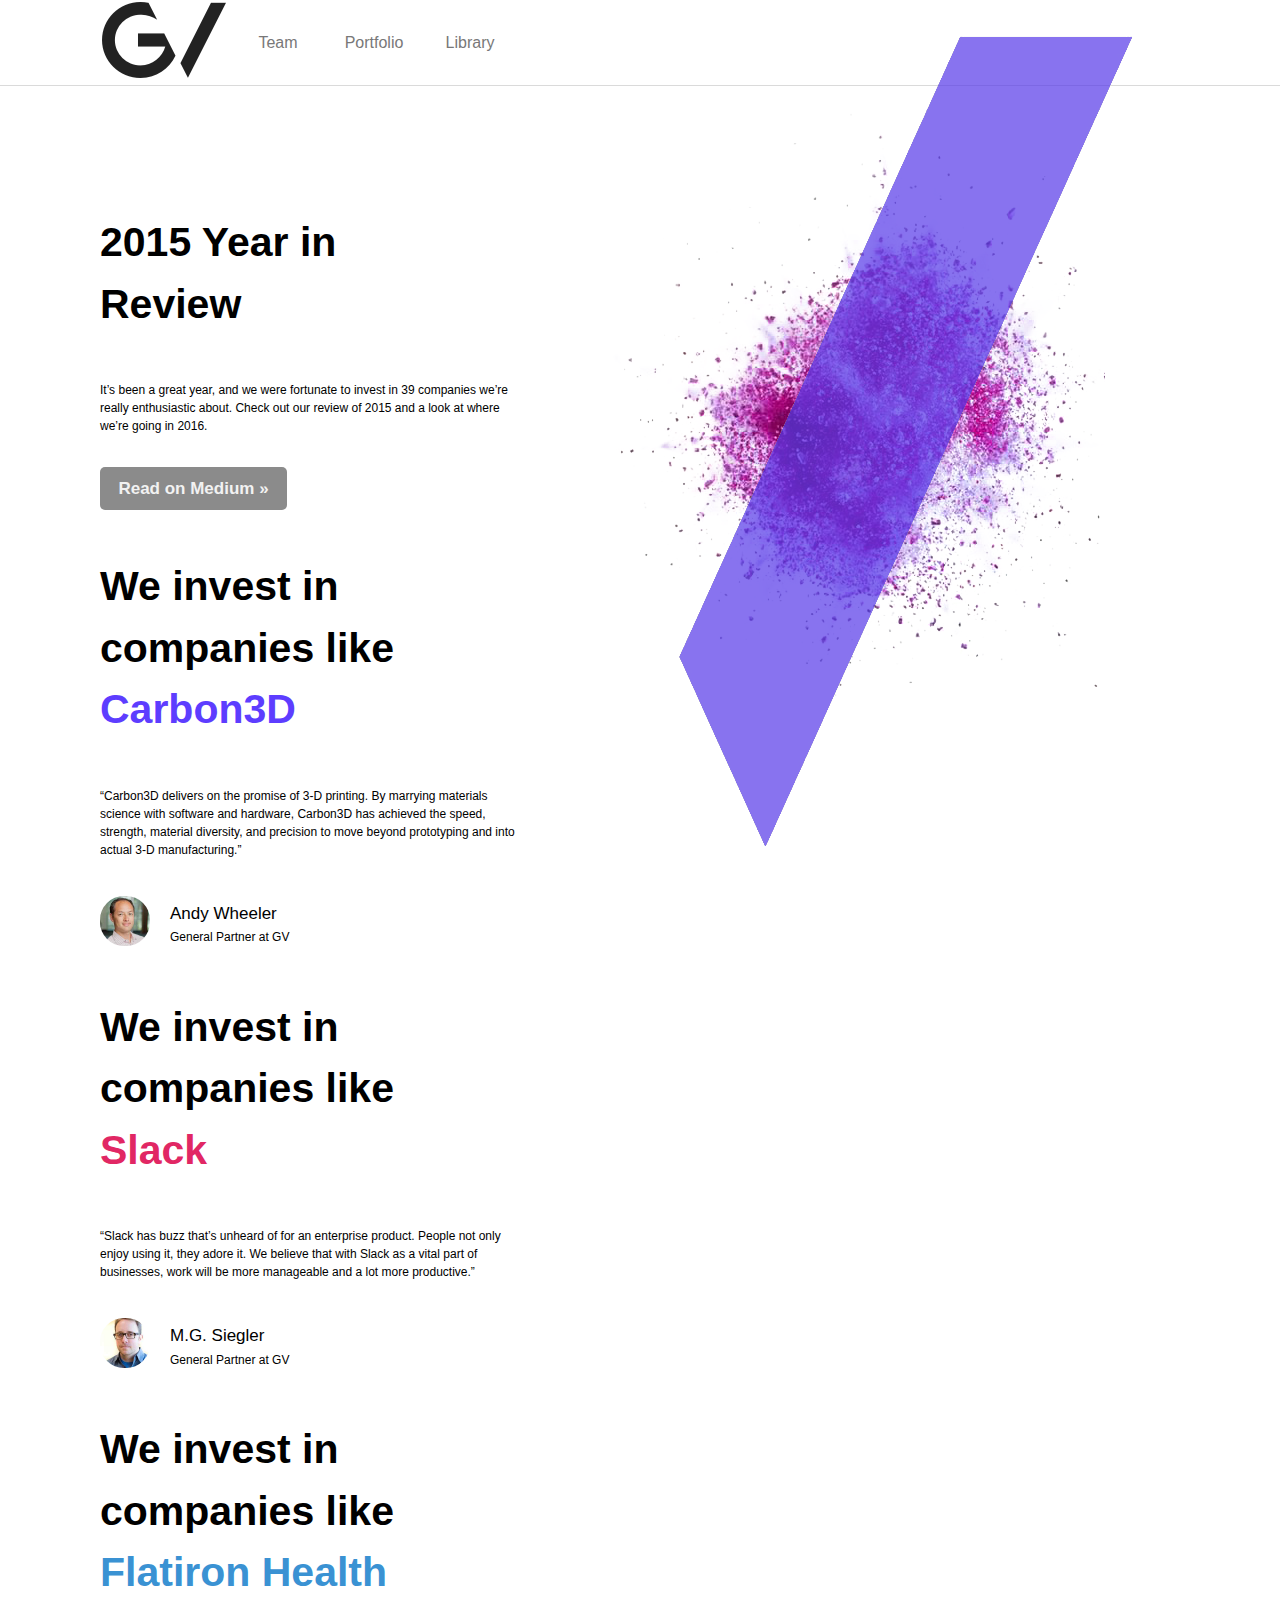
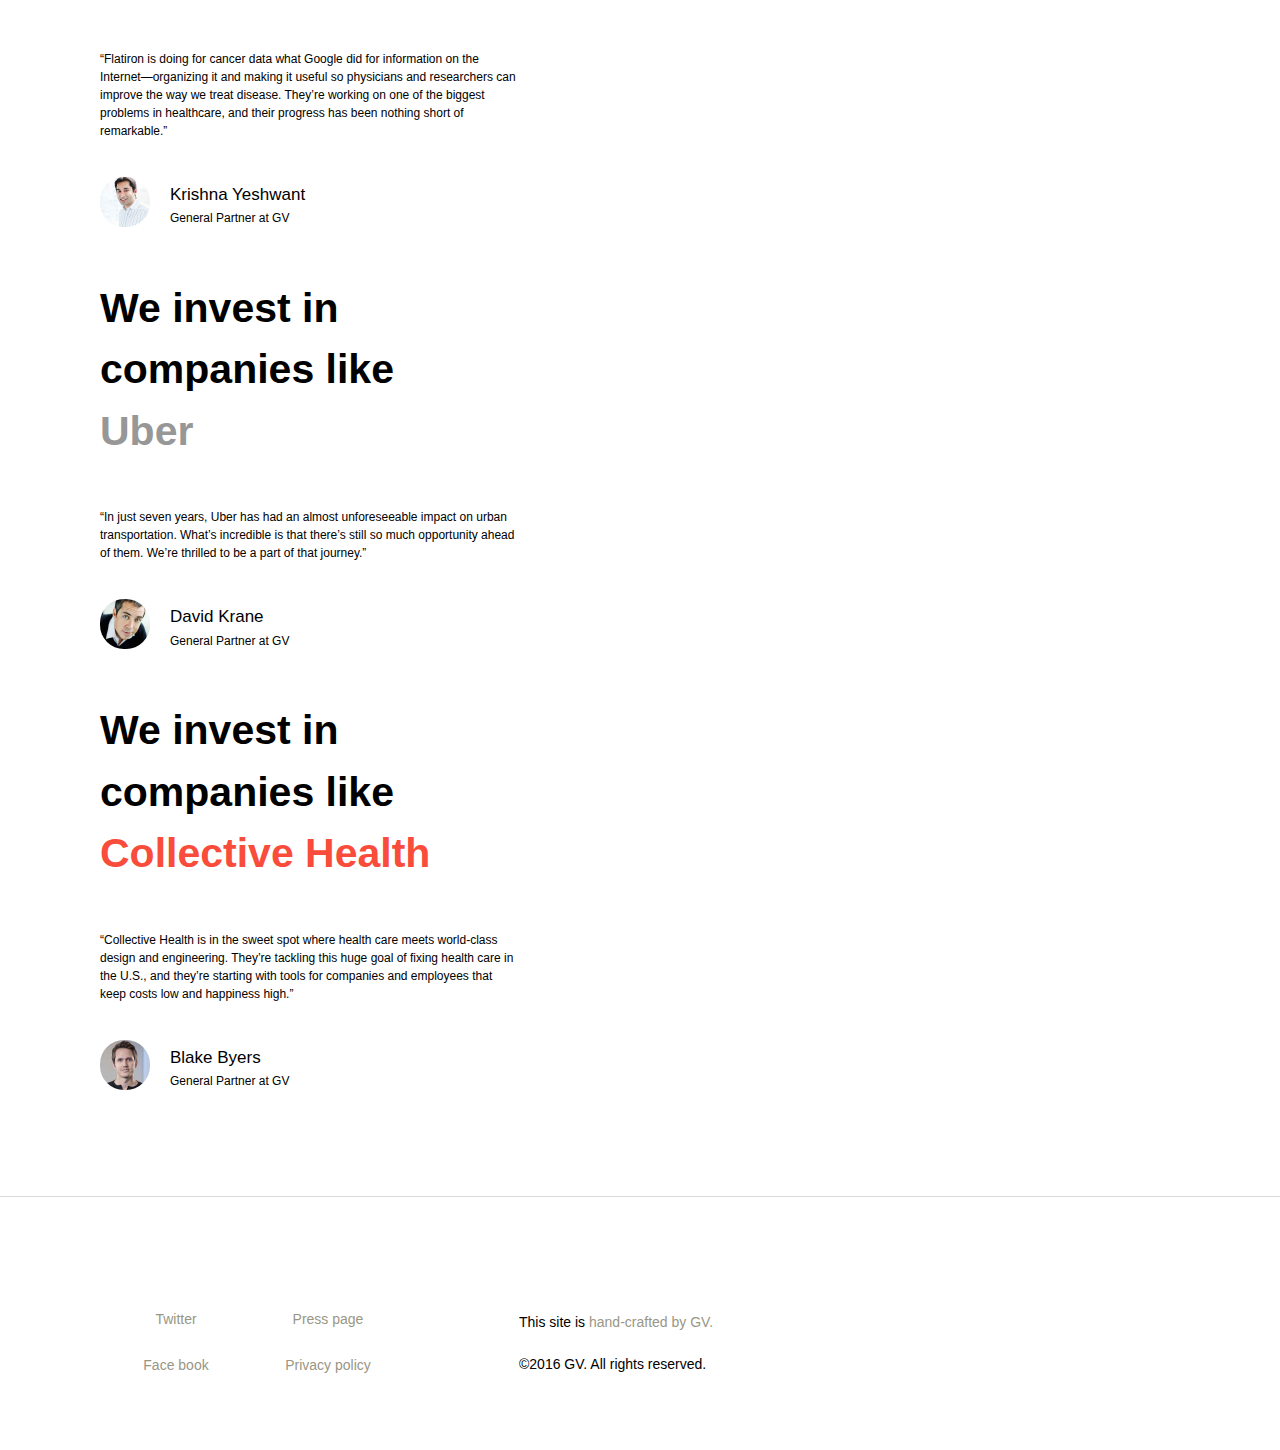
<file: Html Web/GV/index.html>
<!DOCTYPE html>
<html>
<head>
    <meta charset="UTF-8">
    <title>GV.index</title>
    <link rel="stylesheet" href="style/reset.css" type="text/css">
    <link rel="stylesheet" href="style/clearFix.css" type="text/css">
    <link rel="stylesheet" href="style/indexAll/index/header.css" type="text/css">
    <link rel="stylesheet" href="style/indexAll/index/content.css" type="text/css">
    <link rel="stylesheet" href="style/indexAll/index/footer.css" type="text/css">
    <script src="index.js/index-js/index.js"></script>
</head>
<body>
<div class="index">
    <!--header-->
    <div class="header clearFix">
        <div class="header_mar clearFix">
            <a href="./index.html" target="_blank">
                <h1 class="logo">
                    <strong>SEO用</strong>
                </h1>
            </a>
            <ul class="header_mar_ul clearFix" id="ul1">
                <li>
                    <a href="./Team.html" target="_blank">Team</a>
                    <div class="box"></div><!--鼠标移入事件-->
                </li>
                <li>
                    <a href="javascript:;">Portfolio</a>
                    <div class="box"></div><!--鼠标移入事件-->
                </li>
                <li>
                    <a href="./Library.html" target="_blank">Library</a>
                    <div class="box"></div><!--鼠标移入事件-->
                </li>
            </ul>
        </div>
    </div>
    <!--header-->
    <!--content-->
    <div class="content" id="content">
        <div class="content-bg" id="content-bg"></div> <!--鼠标移入bg2显示，bg1消失-->
        <div class="content-bg-1" id="content-bg-1"></div>
        <div class="content-bg-2" id="content-bg-2"></div>
        <div class="content-text">
            <h2>
                2015 Year in<br/>Review
            </h2>
            <p class="context-review">
                It’s been a great year, and we were fortunate to invest in 39 companies we’re really enthusiastic about. Check out our review of 2015 and a look at where we’re going in 2016.
            </p>
            <a class="content-text-a" href="javascript:;" id="aCt">Read on Medium »</a> <!--鼠标移入的时候background = 'blue'-->
        </div>
        <div class="content-text mar-t">
            <h2>
                We invest in <br/> companies like <br/> <em class="only-color">Carbon3D</em>
            </h2>
            <p class="context-review">
                “Carbon3D delivers on the promise of 3-D printing. By marrying materials science with software and hardware, Carbon3D has achieved the speed, strength, material diversity, and precision to move beyond prototyping and into actual 3-D manufacturing.”
            </p>
            <div class="tit-pros">
                <div class="tit">
                    <img src="images/1.jpg" alt="" class="imgon"/> <!--鼠标移入有事件-->
                </div>
                <div class="info">
                    <p>Andy Wheeler</p>
                    <span>General Partner at GV</span>
                </div>
            </div>
        </div>
        <div class="content-text mar-t">
            <h2>
                We invest in <br/> companies like <br/> <em class="only-color-e12764">Slack</em>

            </h2>
            <p class="context-review">
                “Slack has buzz that’s unheard of for an enterprise
                product. People not only enjoy using it, they adore it. We believe that
                with Slack as a vital part of businesses, work will be more manageable
                and a lot more productive.”
            </p>
            <div class="tit-pros">
                <div class="tit">
                    <img src="images/2.jpg" alt="" class="imgon"/> <!--鼠标移入有事件-->
                </div>
                <div class="info">
                    <p>M.G. Siegler</p>
                    <span>General Partner at GV</span>
                </div>
            </div>
        </div>
        <div class="content-text mar-t">
            <h2>
                We invest in <br/> companies like <br/>
                <em class="only-color-3A92D3">Flatiron Health</em>
            </h2>
            <p class="context-review">
                “Flatiron is doing for cancer data what Google did for
                information on the Internet—organizing it and making it useful so
                physicians and researchers can improve the way we treat disease. They’re
                working on one of the biggest problems in healthcare, and their
                progress has been nothing short of remarkable.”
            </p>
            <div class="tit-pros">
                <div class="tit">
                    <img src="images/3.jpg" alt="" class="imgon"/> <!--鼠标移入有事件-->
                </div>
                <div class="info">
                    <p>Krishna Yeshwant</p>
                    <span>General Partner at GV</span>
                </div>
            </div>
        </div>
        <div class="content-text mar-t">
            <h2>
                We invest in <br/> companies like<br/>
                <em class="only-color-979797">Uber</em>
            </h2>
            <p class="context-review">
                “In just seven years, Uber has had an almost unforeseeable
                impact on urban transportation. What’s incredible is that there’s still
                so much opportunity ahead of them. We’re thrilled to be a part of that
                journey.”
            </p>
            <div class="tit-pros">
                <div class="tit">
                    <img src="images/4.jpg" alt="" class="imgon"/> <!--鼠标移入有事件-->
                </div>
                <div class="info">
                    <p>David Krane</p>
                    <span>General Partner at GV</span>
                </div>
            </div>
        </div>
        <div class="content-text mar-t">
            <h2>
                We invest in <br/> companies like<br/>
                <em class="only-color-F94C3B">Collective Health</em>
            </h2>
            <p class="context-review">
                “Collective Health is in the sweet spot where health care
                meets world-class design and engineering. They’re tackling this huge
                goal of fixing health care in the U.S., and they’re starting with tools
                for companies and employees that keep costs low and happiness high.”
            </p>
            <div class="tit-pros">
                <div class="tit">
                    <img src="images/5.jpg" alt="" class="imgon"/> <!--鼠标移入有事件-->
                </div>
                <div class="info">
                    <p>Blake Byers</p>
                    <span>General Partner at GV</span>
                </div>
            </div>
        </div>
    </div>
    <!--content-->
    <!--footer-->
    <div class="footer-all">
        <div class="footer clearFix">
            <ul class="footer-ul clearFix">
                <li>Twitter</li>
                <li>Press page</li>
                <li class="line-hei-4px">Face book</li>
                <li class="line-hei-4px">Privacy policy</li>
            </ul>
            <div class="fot">
                This site is <a href="javascript:;">hand-crafted by GV.</a>
                <br/>
                <br/>
                ©2016 GV. All rights reserved.
            </div>
        </div>
    </div>
    <!--footer-->
</div>
</body>
</html>
</file>
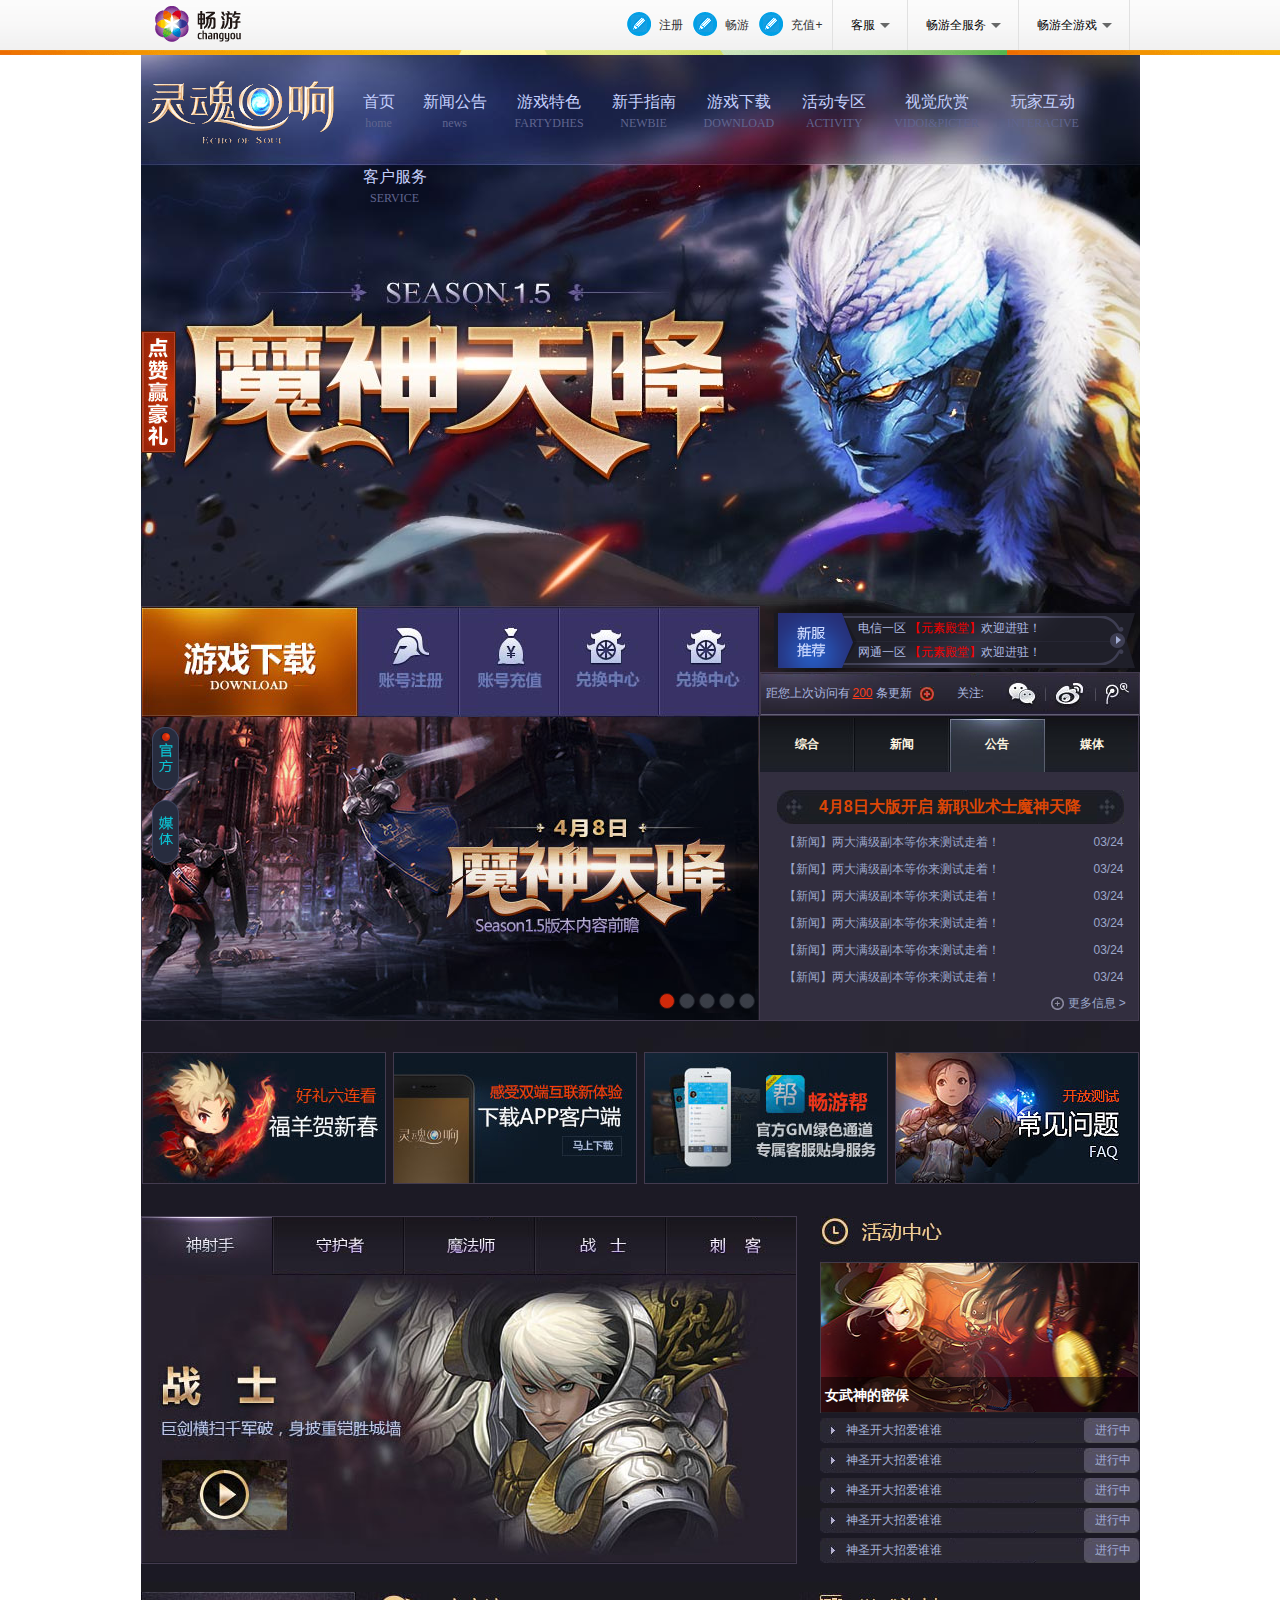
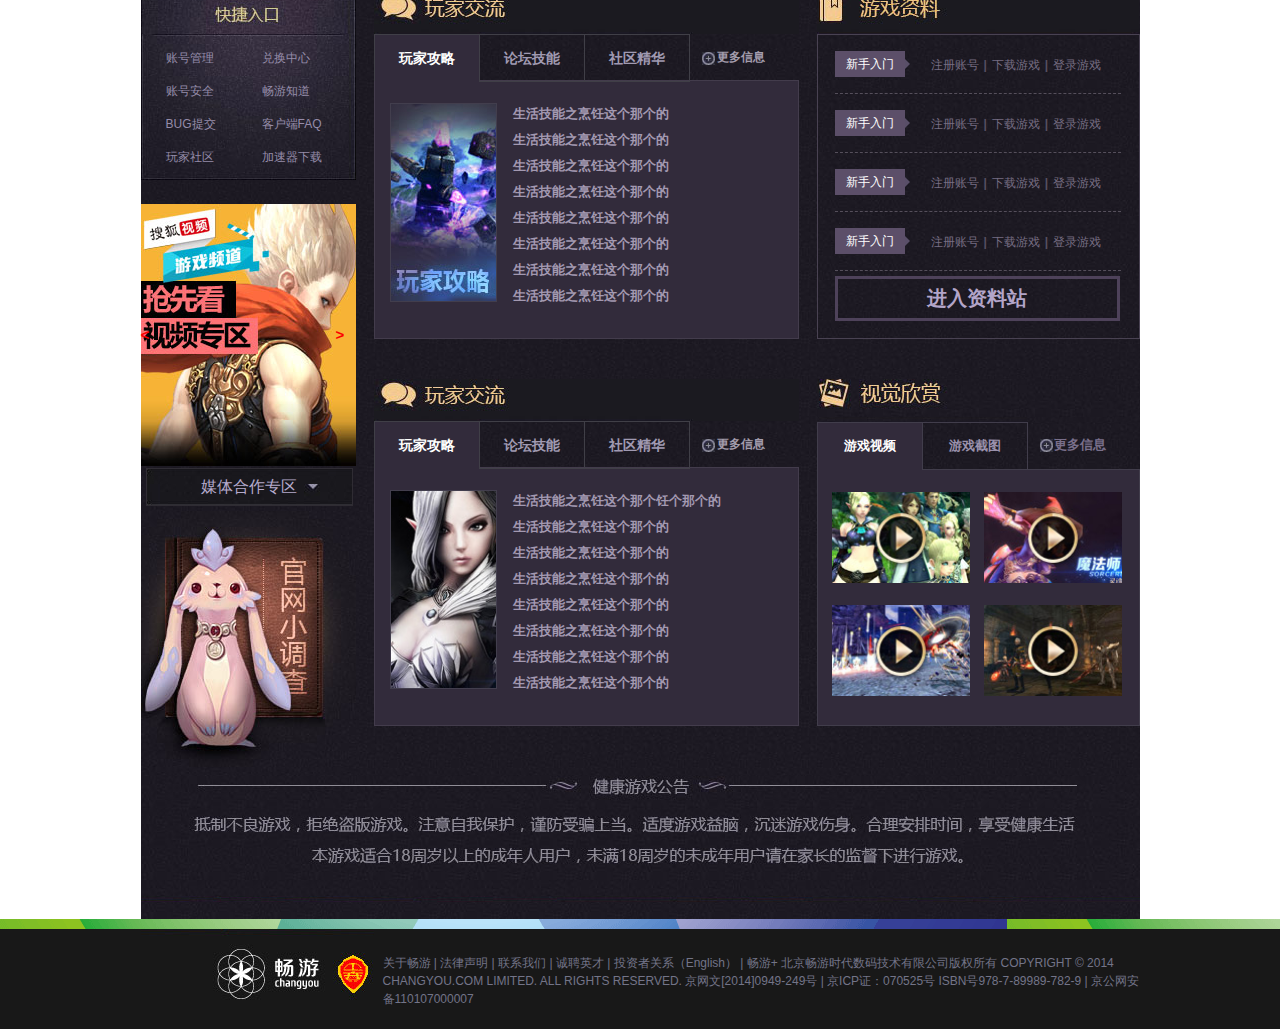
<file: Html Web/lhhx/index.html>
<!DOCTYPE html>
<html lang="en">
<head>
    <meta charset="UTF-8">
    <title></title>
    <link rel="stylesheet" href="./css/reset.css"/>
    <link rel="stylesheet" href="./css/clearFix.css"/>
    <link rel="stylesheet" href="./css/index.css"/>
    <link rel="stylesheet" href="./css/header.css"/>
    <link rel="stylesheet" href="./css/content.css"/>
    <link rel="stylesheet" href="./css/footer.css"/>
</head>
<body>
<!--最大的div-->
<div class="all">
        <!--头部-->
    <div class="header">
        <!--头部居中-->
        <div class="header_auto clearFix">
            <div class="logo"></div>
            <div class="list clearFix">
                <span>畅游全游戏<i></i></span>
                <span>畅游全服务<i></i></span>
                <span>客服<i></i></span>
                <ul class="list_ul clearFix">
                    <li><b></b><a href="#">注册</a></li>
                    <li><b></b><a href="#">畅游</a></li>
                    <li><b></b><a href="#">充值+</a></li>
                </ul>
            </div>
        </div>
        <!--头部居中-->
    </div>
        <!--横条-->
    <div class="header_nav">

    </div>
        <!--横条-->
        <!--大广告图片-->
    <div class="banner">
        <div class="banner_top clearFix">
            <h1 class="banner_top_logo">
                <a href="#"><img src="images/logo.gif" alt=""/></a>
            </h1>
            <ul class="banner_top_ul clearFix">
                <li>
                    <a href="#">
                        <p>首页</p>
                        <span>home</span>
                    </a>
                </li>
                <li>
                    <a href="#">
                        <p>新闻公告</p>
                        <span>news</span>
                    </a>
                </li>
                <li>
                    <a href="#">
                        <p>游戏特色</p>
                        <span>FARTYDHES</span>
                    </a>
                </li>
                <li>
                    <a href="#">
                        <p>新手指南</p>
                        <span>NEWBIE</span>
                    </a>
                </li>
                <li>
                    <a href="#">
                        <p>游戏下载</p>
                        <span>DOWNLOAD</span>
                    </a>
                </li>
                <li>
                    <a href="#">
                        <p>活动专区</p>
                        <span>ACTIVITY</span>
                    </a>
                </li>
                <li>
                    <a href="#">
                        <p>视觉欣赏</p>
                        <span>VIDOI&PICTER</span>
                    </a>
                </li>
                <li>
                    <a href="#">
                        <p>玩家互动</p>
                        <span>INTERACIVE</span>
                    </a>
                </li>
                <li>
                    <a href="#">
                        <p>客户服务</p>
                        <span>SERVICE</span>
                    </a>
                </li>
            </ul>
            <a href="#">
                <div class="card"></div>
            </a>
        </div>
    </div>
        <!--大广告图片-->
        <!--头部-->
        <!--内容1-->
    <div class="content">
        <div class="fact clearFix">
            <div class="fact_left">
                <div class="fact_left_top clearFix">
                    <div class="dowload"></div>
                    <span class="one"></span>
                    <span class="two"></span>
                    <span class="three"></span>
                    <span class="four"></span>
                </div>
                <div class="fact_left_bottom clearFix">
                    <a href="#" class="show"><img src="./images/moshen.png" alt=""/></a>
                    <div class="span_btn">
                        <span class="active"></span>
                        <span></span>
                        <span></span>
                        <span></span>
                        <span></span>
                    </div>
                </div>
            </div>
            <div class="fact_right">
                <div class="fact_right_top clearFix">
                    <div class="fact_right_top_bg">
                        <p><a href="#">电信一区 <b>【元素殿堂】</b>欢迎进驻！</a></p>
                        <p><a href="#">网通一区 <b>【元素殿堂】</b>欢迎进驻！</a></p>
                    </div>
                </div>
                <div class="fact_right_top-two clearFix">
                    <div class="fact_right_top-two_guanZhu">
                        <a href="#">距您上次访问有<i>200</i>条更新<span></span></a>
                    </div>
                    <div class="fact_right_top-two_weibo">
                        <a href="#">关注:</a>
                        <span class="weiXin"></span>
                        <span class="weiBo"></span>
                        <span class="fenXiang"></span>
                    </div>
                    <div class="fact_right_top-two_list">
                        <div class="fact_right_top-two_list-top clearFix">
                            <span class="a1">综合</span>
                            <span class="a2">新闻</span>
                            <span class="a3">公告</span>
                            <span class="a4">媒体</span>
                        </div>
                        <div class="fact_right_top-two_list-bottom clearFix">
                            <div class="gongGao">
                                <a href="#">4月8日大版开启 新职业术士魔神天降</a>
                            </div>
                            <ul class="fact_right_top-two_list-bottom_ul clearFix">
                                <li class="clearFix">
                                    <a href="#">【新闻】两大满级副本等你来测试走着！</a>
                                    <span>03/24</span>
                                </li>
                                <li class="clearFix">
                                    <a href="#">【新闻】两大满级副本等你来测试走着！</a>
                                    <span>03/24</span>
                                </li>
                                <li class="clearFix">
                                    <a href="#">【新闻】两大满级副本等你来测试走着！</a>
                                    <span>03/24</span>
                                </li>
                                <li class="clearFix">
                                    <a href="#">【新闻】两大满级副本等你来测试走着！</a>
                                    <span>03/24</span>
                                </li>
                                <li class="clearFix">
                                    <a href="#">【新闻】两大满级副本等你来测试走着！</a>
                                    <span>03/24</span>
                                </li>
                                <li class="clearFix">
                                    <a href="#">【新闻】两大满级副本等你来测试走着！</a>
                                    <span>03/24</span>
                                </li>
                            </ul>
                            <span class="more">更多信息 ></span>
                        </div>
                    </div>
                </div>
            </div>
        </div>
        <div class="guangGao">
            <ul class="guangGao_ul clearFix">
                <li>
                    <a href="#">
                        <img src="./images/one.jpg" alt=""/>
                    </a>
                </li>
                <li>
                    <a href="#">
                        <img src="./images/two.jpg" alt=""/>
                    </a>
                </li>
                <li>
                    <a href="#">
                        <img src="./images/three.jpg" alt=""/>
                    </a>
                </li>
                <li>
                    <a href="#">
                        <img src="./images/four.jpg" alt=""/>
                    </a>
                </li>
            </ul>
        </div>
        <div class="worry clearFix">
            <div class="worry_left">
                <div class="worry_left_top clearFix">
                    <span class="on"></span>
                    <span class="on-1"></span>
                    <span class="on-2"></span>
                    <span class="on-3"></span>
                    <span class="on-4"></span>
                </div>
                <div class="worry_left_bottom">
                    <a class="show" href="#"><img src="./images/zhanshi.jpg" alt=""/></a>
                </div>
            </div>
            <div class="worry_right clearFix">
                <div class="worry_right-top"></div>
                <div class="img">
                    <img src="./images/1.jpg" alt=""/>
                    <div class="dingWei">
                        <a href="#">女武神的密保</a>
                    </div>
                </div>
                <ul class="worry_right_ul">
                    <li class="clearFix">
                        <a href="#">神圣开大招爱谁谁</a>
                        <span>进行中</span>
                    </li>
                    <li class="clearFix">
                        <a href="#">神圣开大招爱谁谁</a>
                        <span>进行中</span>
                    </li>
                    <li class="clearFix">
                        <a href="#">神圣开大招爱谁谁</a>
                        <span>进行中</span>
                    </li>
                    <li class="clearFix">
                        <a href="#">神圣开大招爱谁谁</a>
                        <span>进行中</span>
                    </li>
                    <li class="clearFix">
                        <a href="#">神圣开大招爱谁谁</a>
                        <span>进行中</span>
                    </li>
                </ul>
            </div>
        </div>
    </div>
        <!--内容1-->
        <!--内容2-->
    <div class="content_two">
        <div class="content_two_top">
            <div class="content_two_top_left_all clearFix">
                <div class="content_two_top_left">
                    <div class="quick clearFix">
                        <h3></h3>
                        <ul class="quick_ul_one">
                            <li><a href="#">账号管理</a></li>
                            <li><a href="#">账号安全</a></li>
                            <li><a href="#">BUG提交</a></li>
                            <li><a href="#">玩家社区</a></li>
                        </ul>
                        <ul class="quick_ul_two">
                            <li><a href="#">兑换中心</a></li>
                            <li><a href="#">畅游知道</a></li>
                            <li><a href="#">客户端FAQ</a></li>
                            <li><a href="#">加速器下载</a></li>
                        </ul>
                    </div>
                    <div class="heZuo">
                        <div class="heZuo_img">
                            <a href="#">
                                <img src="./images/shipin.jpg" alt=""/>
                            </a>
                            <span class="btn_left"> < </span>
                            <span class="btn_right"> > </span>
                        </div>
                        <div class="meiTi">
                            <a href="#">媒体合作专区</a>
                            <div class="huoBan"></div>
                        </div>
                        <a href="#"><div class="chongWu"></div></a>
                    </div>
                </div>
                <div class="content_two_top_right">
                    <div class="content_two_top_right_all">
                        <h3></h3>
                        <div class="kuang">
                            <div class="btn clearFix">
                                <span class="active">玩家攻略</span>
                                <span>论坛技能</span>
                                <span>社区精华</span>
                                <div class="more_box">更多信息</div>
                            </div>
                            <div class="kuang_box show">
                                <div class="kuang_box_img">
                                    <a href="#"><img src="images/wj.jpg" alt=""/></a>
                                </div>
                                <ul class="kuang_box_ul">
                                    <li><a href="#">生活技能之烹饪这个那个的</a></li>
                                    <li><a href="#">生活技能之烹饪这个那个的</a></li>
                                    <li><a href="#">生活技能之烹饪这个那个的</a></li>
                                    <li><a href="#">生活技能之烹饪这个那个的</a></li>
                                    <li><a href="#">生活技能之烹饪这个那个的</a></li>
                                    <li><a href="#">生活技能之烹饪这个那个的</a></li>
                                    <li><a href="#">生活技能之烹饪这个那个的</a></li>
                                    <li><a href="#">生活技能之烹饪这个那个的</a></li>
                                </ul>
                            </div>
                        </div>
                    </div>
                    <div class="content_two_top_right_all margin40">
                        <h3></h3>
                        <div class="kuang">
                            <div class="btn clearFix">
                                <span class="active">玩家攻略</span>
                                <span>论坛技能</span>
                                <span>社区精华</span>
                                <div class="more_box">更多信息</div>
                            </div>
                            <div class="kuang_box show">
                                <div class="kuang_box_img">
                                    <a href="#"><img src="images/1031.jpg" alt=""/></a>
                                </div>
                                <ul class="kuang_box_ul">
                                    <li><a href="#">生活技能之烹饪这个那个饪个那个的</a></li>
                                    <li><a href="#">生活技能之烹饪这个那个的</a></li>
                                    <li><a href="#">生活技能之烹饪这个那个的</a></li>
                                    <li><a href="#">生活技能之烹饪这个那个的</a></li>
                                    <li><a href="#">生活技能之烹饪这个那个的</a></li>
                                    <li><a href="#">生活技能之烹饪这个那个的</a></li>
                                    <li><a href="#">生活技能之烹饪这个那个的</a></li>
                                    <li><a href="#">生活技能之烹饪这个那个的</a></li>
                                </ul>
                            </div>
                        </div>
                    </div>
                </div>
            </div>
            <div class="content_two_top_right_all-box clearFix">
                <div class="content_two_top_right_top">
                    <h3></h3>
                    <div class="ziLiao">
                        <ul class="ziLiao_ul">
                            <li class="clearFix">
                                <div class="new">新手入门
                                    <i></i>
                                </div>
                                <a href="#"><span>注册账号</span></a>
                                <b>|</b>
                                <a href="#"><span>下载游戏</span></a>
                                <b>|</b>
                                <a href="#"><span>登录游戏</span></a>
                            </li>
                            <li class="clearFix">
                                <div class="new">新手入门
                                    <i></i>
                                </div>
                                <a href="#"><span>注册账号</span></a>
                                <b>|</b>
                                <a href="#"><span>下载游戏</span></a>
                                <b>|</b>
                                <a href="#"><span>登录游戏</span></a>
                            </li>
                            <li class="clearFix">
                                <div class="new">新手入门
                                    <i></i>
                                </div>
                                <a href="#"><span>注册账号</span></a>
                                <b>|</b>
                                <a href="#"><span>下载游戏</span></a>
                                <b>|</b>
                                <a href="#"><span>登录游戏</span></a>
                            </li>
                            <li class="clearFix">
                                <div class="new">新手入门
                                    <i></i>
                                </div>
                                <a href="#"><span>注册账号</span></a>
                                <b>|</b>
                                <a href="#"><span>下载游戏</span></a>
                                <b>|</b>
                                <a href="#"><span>登录游戏</span></a>
                            </li>
                        </ul>
                        <span class="zhuCe">
                            <a href="#">进入资料站</a>
                        </span>
                    </div>
                </div>
                <div class="content_two_top_right_bottom">
                    <h3></h3>
                    <div class="btn_xinShang clearFix">
                        <span class="active">游戏视频</span>
                        <span>游戏截图</span>
                        <div class="more_too">更多信息</div>
                    </div>
                    <ul class="content_two_top_right_bottom_ul">
                        <li>
                            <div class="img1">
                                <img src="./images/1%20(1).jpg" alt=""/>
                            </div>
                            <div class="img1">
                                <img src="./images/2.jpg" alt=""/>
                            </div>
                            <div class="img1">
                                <img src="./images/3.jpg" alt=""/>
                            </div>
                            <div class="img1">
                                <img src="./images/4.jpg" alt=""/>
                            </div>
                        </li>
                    </ul>
                </div>
            </div>
        </div>
        <div class="content_two_bottom"></div>
    </div>
        <!--内容2-->
        <!--底部-->
    <div class="footer">
        <div class="footer_nav"></div>
        <div class="footer_box">
            <div class="footer_box_auto">
                <p>关于畅游 | 法律声明 | 联系我们 | 诚聘英才 | 投资者关系（English） | 畅游+
                    北京畅游时代数码技术有限公司版权所有 COPYRIGHT © 2014 CHANGYOU.COM LIMITED. ALL RIGHTS RESERVED.
                    京网文[2014]0949-249号 | 京ICP证：070525号 ISBN号978-7-89989-782-9 | 京公网安备110107000007</p>
            </div>
        </div>
    </div>
    <!--底部-->
</div>
<!--最大的div-->
</body>
</html>
</file>
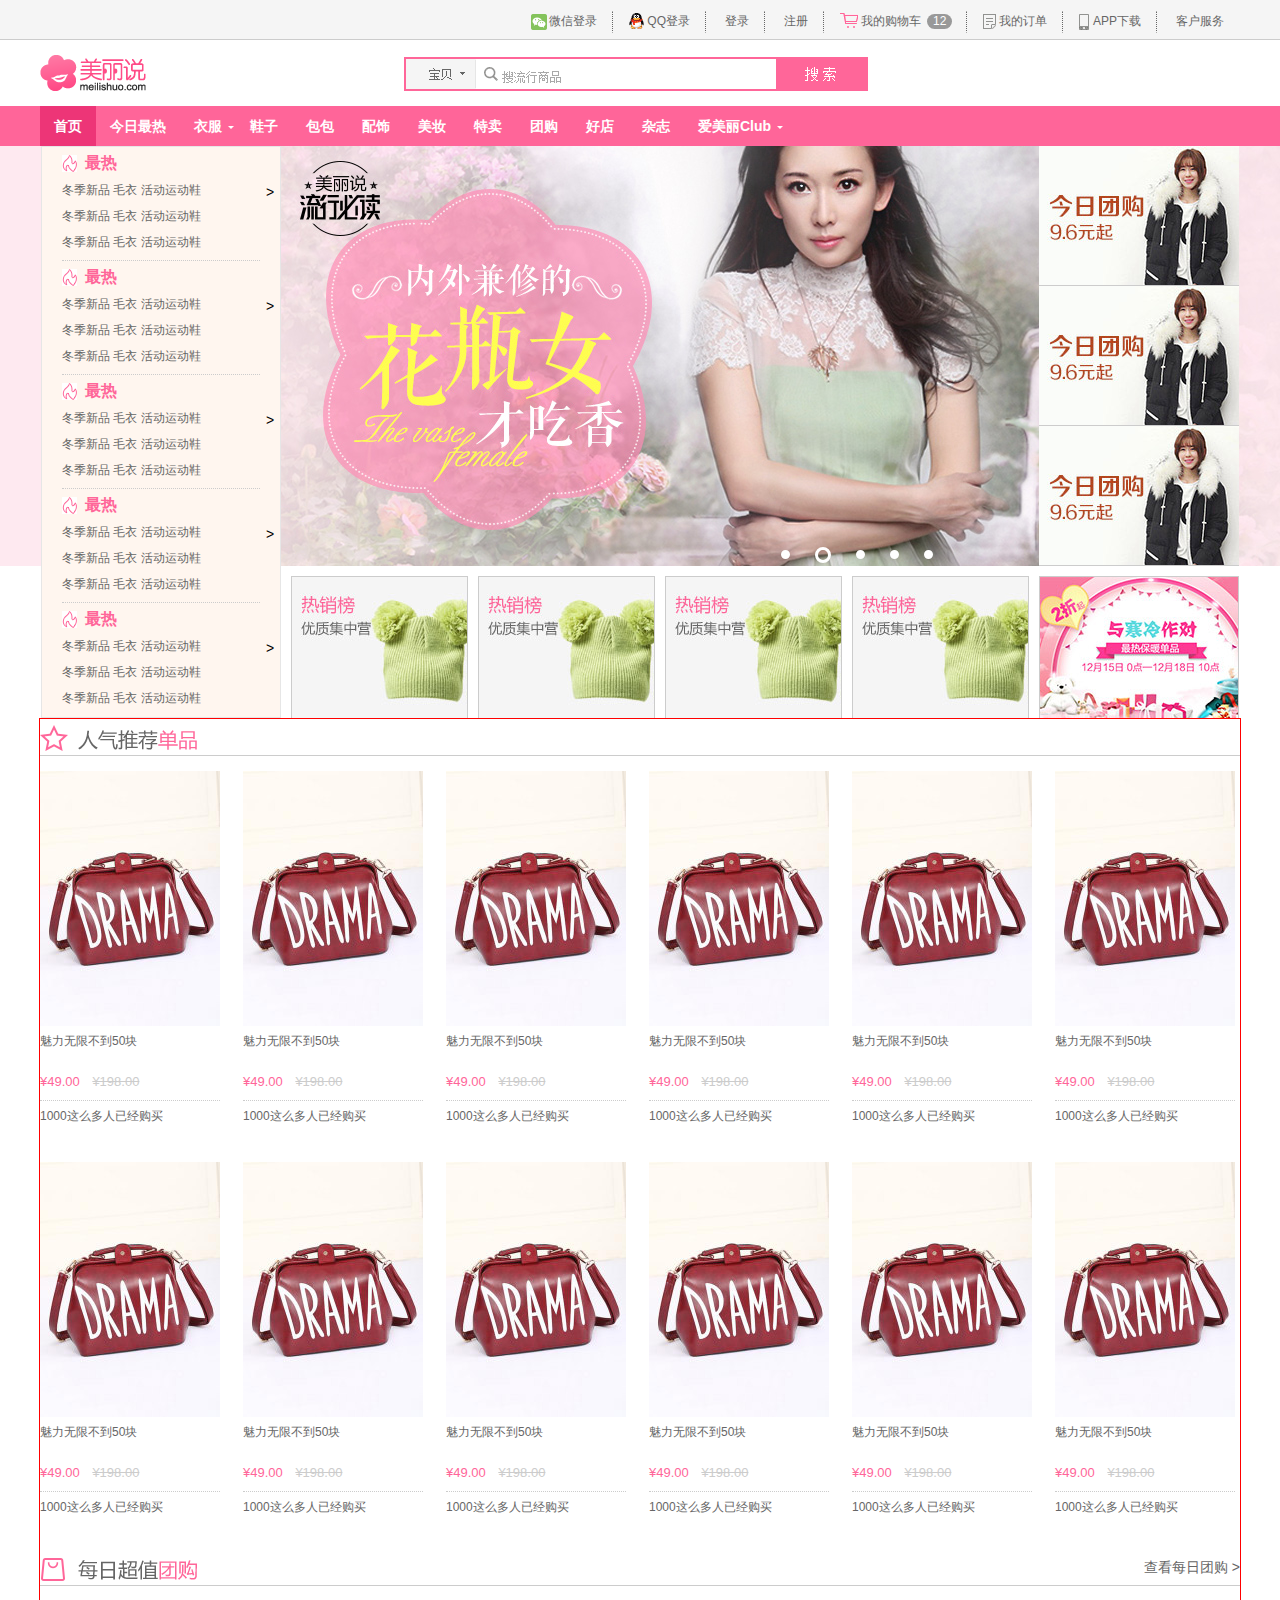
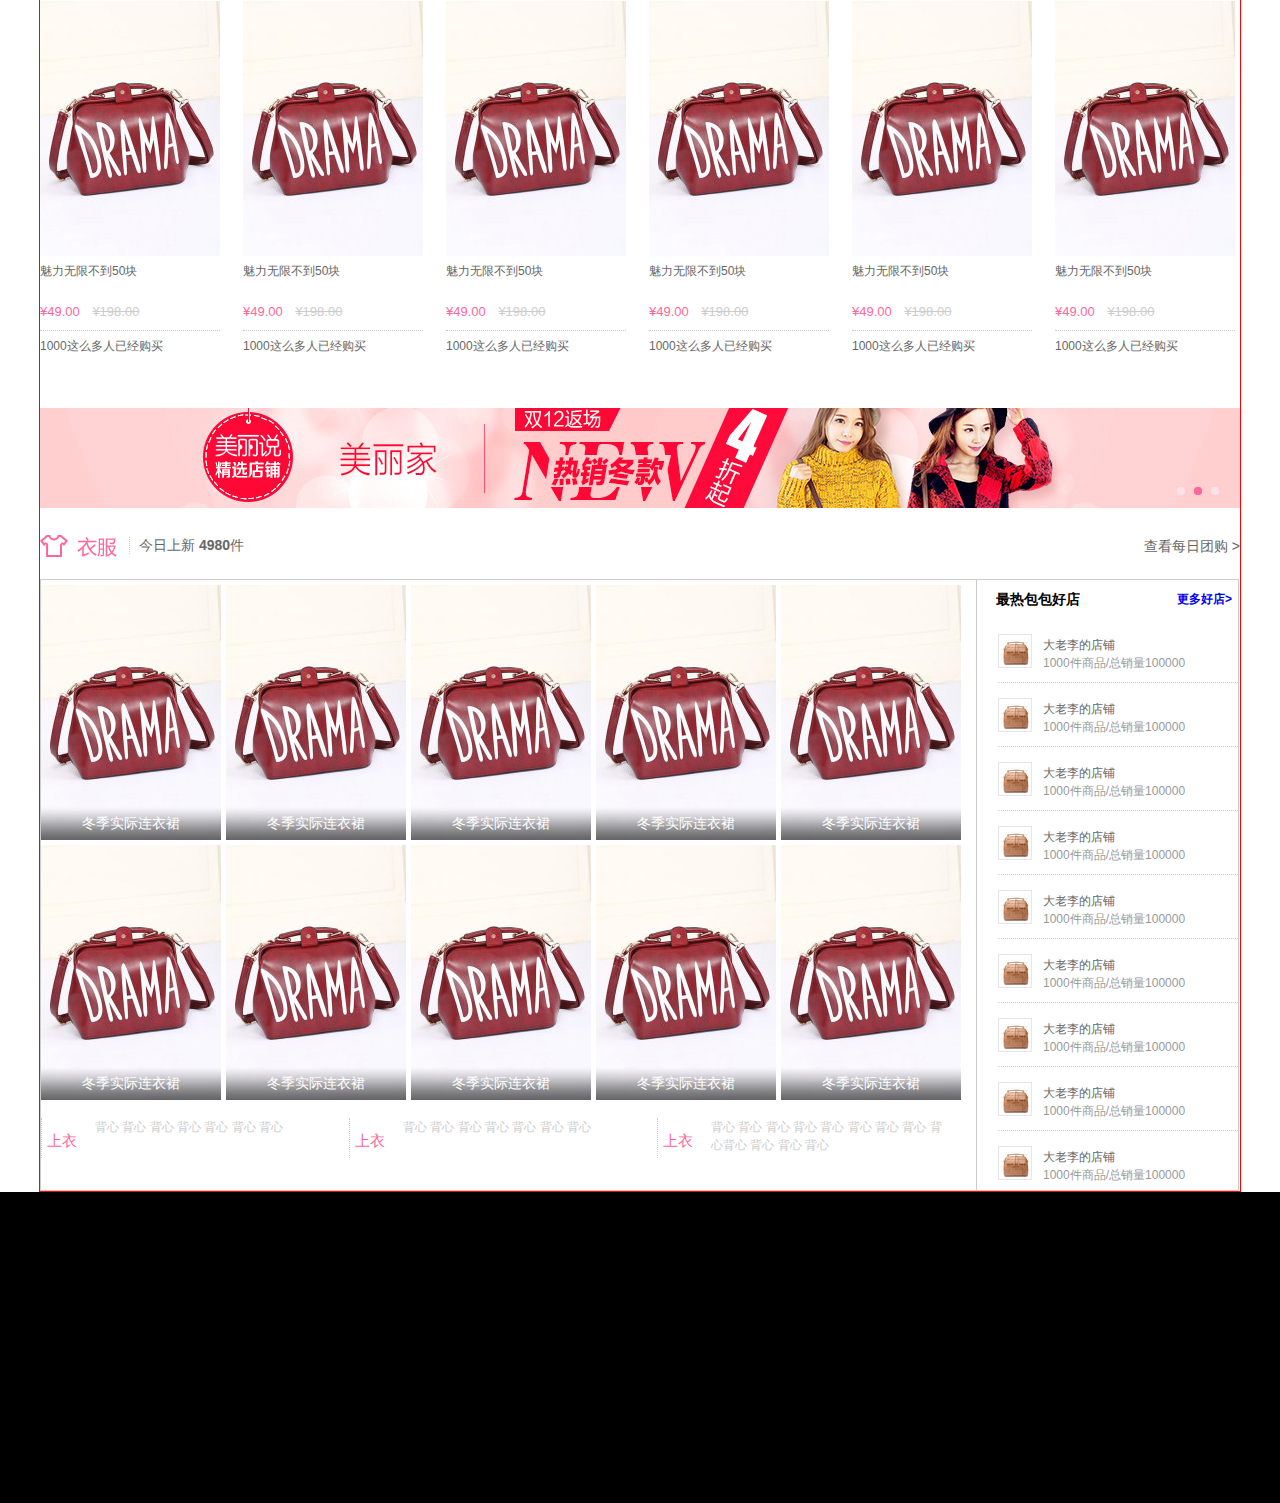
<file: Html Web/mls/index.html>
<!DOCTYPE html>
<html lang="en">
<head>
    <meta charset="UTF-8">
    <link rel="stylesheet" href="reset.css" type="text/css"/>
    <link rel="stylesheet" href="index.css" type="text/css"/>
    <link rel="stylesheet" href="banner.css" type="text/css"/>
    <link rel="stylesheet" href="content.css" type="text/css"/>
    <link rel="stylesheet" href="footer.css" type="text/css"/>
    <title>美丽说 - 首页</title>
</head>
<body>

    <div class="top"><!--头部包括导航-->
        <div class="top_top "><!--这里是上面小导航-->
            <div class="top_all clearFix"><!--这里是固定宽度左右自适应-->
                <ul class="clearFix">
                <li class="weixin">
                    <a href="#">微信登录</a>
                </li>
                <li>
                    <span class="qq"></span>
                    <a href="#">QQ登录</a>
                </li>
                <li><a href="#">登录</a></li>
                <li>
                    <a href="#">注册</a>
                </li>
                <li class="pot">
                    <span class="shop_car"></span>
                    <a class="pot_a" href="#">我的购物车</a>
                    <div class="pot_1">12</div>
                </li>
                <li>
                    <span class="text"></span>
                    <a href="#">我的订单</a>
                </li>
                <li>
                    <span class="phone"></span>
                    <a href="#">APP下载</a>
                </li>
                <li class="none"><a href="#">客户服务</a></li>
            </ul>
            </div><!--这里是固定宽度左右自适应-->
        </div><!--这里是上面小导航-->
        <div class="top_logo clearFix"><!--这里是logo部分-->
            <div class="top_logo_main"><!--这里是左右自适应-->
                <img src="images/logo_n4.png" alt=""/>
                <img class="top_img" src="images/input.png" alt=""/>
            </div><!--这里是左右自适应-->
        </div><!--这里是logo部分-->
        <div class="top_nav"><!--这里是导航部分-->
            <div class="top_nav_main">
                <ul class="clearFix">
                    <li>
                        <a class="active" href="#">首页</a>
                    </li>
                    <li>
                        <a href="#">今日最热</a>
                        <div class="top_nav_main_hover clearFix">
                            <ul class="clearFix">
                                <li class="top_nav-main_hover_ok">
                                    <a class="big" href="#">打底裤</a>
                                </li>
                                <li class="top_nav-main_hover_ok">
                                    <a class="big" href="#">羊毛衫</a>
                                </li>
                                <li class="top_nav-main_hover_ok">
                                    <a class="big" href="#">大皮衣</a>
                                </li>
                            </ul>
                        </div>
                    </li>
                    <li>
                        <a class="sanjiao" href="#">衣服<span></span></a>
                        <div class="top_nav_main_hover clearFix">
                            <ul class="clearFix">
                                <li class="top_nav-main_hover_ok">
                                    <a class="big" href="#">打底裤</a>
                                </li>
                                <li class="top_nav-main_hover_ok">
                                    <a class="big" href="#">羊毛衫</a>
                                </li>
                                <li class="top_nav-main_hover_ok">
                                    <a class="big" href="#">大皮衣</a>
                                </li>
                            </ul>
                        </div>
                    </li>
                    <li>
                        <a href="#">鞋子</a>
                        <div class="top_nav_main_hover clearFix">
                            <ul class="clearFix">
                                <li class="top_nav-main_hover_ok">
                                    <a class="big" href="#">打底裤</a>
                                </li>
                                <li class="top_nav-main_hover_ok">
                                    <a class="big" href="#">羊毛衫</a>
                                </li>
                                <li class="top_nav-main_hover_ok">
                                    <a class="big" href="#">大皮衣</a>
                                </li>
                            </ul>
                        </div>
                    </li>
                    <li>
                        <a href="#">包包</a>
                        <div class="top_nav_main_hover clearFix">
                            <ul class="clearFix">
                                <li class="top_nav-main_hover_ok">
                                    <a class="big" href="#">打底裤</a>
                                </li>
                                <li class="top_nav-main_hover_ok">
                                    <a class="big" href="#">羊毛衫</a>
                                </li>
                                <li class="top_nav-main_hover_ok">
                                    <a class="big" href="#">大皮衣</a>
                                </li>
                            </ul>
                        </div>
                    </li>
                    <li>
                        <a href="#">配饰</a>
                        <div class="top_nav_main_hover clearFix">
                            <ul class="clearFix">
                                <li class="top_nav-main_hover_ok">
                                    <a class="big" href="#">打底裤</a>
                                </li>
                                <li class="top_nav-main_hover_ok">
                                    <a class="big" href="#">羊毛衫</a>
                                </li>
                                <li class="top_nav-main_hover_ok">
                                    <a class="big" href="#">大皮衣</a>
                                </li>
                            </ul>
                        </div>
                    </li>
                    <li>
                        <a href="#">美妆</a>
                        <div class="top_nav_main_hover clearFix">
                            <ul class="clearFix">
                                <li class="top_nav-main_hover_ok">
                                    <a class="big" href="#">打底裤</a>
                                </li>
                                <li class="top_nav-main_hover_ok">
                                    <a class="big" href="#">羊毛衫</a>
                                </li>
                                <li class="top_nav-main_hover_ok">
                                    <a class="big" href="#">大皮衣</a>
                                </li>
                            </ul>
                        </div>
                    </li>
                    <li>
                        <a href="#">特卖</a>
                        <div class="top_nav_main_hover clearFix">
                            <ul class="clearFix">
                                <li class="top_nav-main_hover_ok">
                                    <a class="big" href="#">打底裤</a>
                                </li>
                                <li class="top_nav-main_hover_ok">
                                    <a class="big" href="#">羊毛衫</a>
                                </li>
                                <li class="top_nav-main_hover_ok">
                                    <a class="big" href="#">大皮衣</a>
                                </li>
                            </ul>
                        </div>
                    </li>
                    <li>
                        <a href="#">团购</a>
                        <div class="top_nav_main_hover clearFix">
                            <ul class="clearFix">
                                <li class="top_nav-main_hover_ok">
                                    <a class="big" href="#">打底裤</a>
                                </li>
                                <li class="top_nav-main_hover_ok">
                                    <a class="big" href="#">羊毛衫</a>
                                </li>
                                <li class="top_nav-main_hover_ok">
                                    <a class="big" href="#">大皮衣</a>
                                </li>
                            </ul>
                        </div>
                    </li>
                    <li>
                        <a href="#">好店</a>
                        <div class="top_nav_main_hover clearFix">
                            <ul class="clearFix">
                                <li class="top_nav-main_hover_ok">
                                    <a class="big" href="#">打底裤</a>
                                </li>
                                <li class="top_nav-main_hover_ok">
                                    <a class="big" href="#">羊毛衫</a>
                                </li>
                                <li class="top_nav-main_hover_ok">
                                    <a class="big" href="#">大皮衣</a>
                                </li>
                            </ul>
                        </div>
                    </li>
                    <li>
                        <a href="#">杂志</a>
                        <div class="top_nav_main_hover clearFix">
                            <ul class="clearFix">
                                <li class="top_nav-main_hover_ok">
                                    <a class="big" href="#">打底裤</a>
                                </li>
                                <li class="top_nav-main_hover_ok">
                                    <a class="big" href="#">羊毛衫</a>
                                </li>
                                <li class="top_nav-main_hover_ok">
                                    <a class="big" href="#">大皮衣</a>
                                </li>
                            </ul>
                        </div>
                    </li>
                    <li class="kuan">
                        <a class="sanjiao" href="#">爱美丽Club<span></span></a>
                        <div class="top_nav_main_hover clearFix">
                            <ul class="clearFix">
                                <li class="top_nav-main_hover_ok">
                                    <a class="big" href="#">打底裤</a>
                                </li>
                                <li class="top_nav-main_hover_ok">
                                    <a class="big" href="#">羊毛衫</a>
                                </li>
                                <li class="top_nav-main_hover_ok">
                                    <a class="big" href="#">大皮衣</a>
                                </li>
                                <li class="top_nav-main_hover_ok">
                                    <a class="big" href="#">大皮衣</a>
                                </li>
                                <li class="top_nav-main_hover_ok">
                                    <a class="big" href="#">打底裤</a>
                                </li>
                                <li class="top_nav-main_hover_ok">
                                    <a class="big" href="#">大皮衣</a>
                                </li>
                            </ul>
                        </div>
                    </li>
                </ul>
            </div>
        </div><!--这里是导航部分-->
    </div><!--头部包括导航-->
    <div class="banner"><!--这里是广告轮播-->
        <div class="banner_box clearFix"><!--居中-->
            <div class="banner_box_left"><!--广告左边部分-->
                <ul class="clearFix">
                    <li class="banner_box_left_bing"><!--给隐藏div定位用的-->
                        <h3>最热</h3>
                        <ol class="banner_box_left_list">
                            <li>
                                <a href="#">冬季新品</a>
                                <a href="#">毛衣</a>
                                <a href="#">活动运动鞋</a>
                            </li>
                            <li>
                                <a href="#">冬季新品</a>
                                <a href="#">毛衣</a>
                                <a href="#">活动运动鞋</a>
                            </li>
                            <li>
                                <a href="#">冬季新品</a>
                                <a href="#">毛衣</a>
                                <a href="#">活动运动鞋</a>
                            </li>
                            <span class="sanjiao"> > </span>
                        </ol>
                        <div class="banner_box_left_none"><!--隐藏的div--></div><!--隐藏的div-->
                    </li>
                    <li class="banner_box_left_bing"><!--给隐藏div定位用的-->
                        <h3>最热</h3>
                        <ol class="banner_box_left_list">
                            <li>
                                <a href="#">冬季新品</a>
                                <a href="#">毛衣</a>
                                <a href="#">活动运动鞋</a>
                            </li>
                            <li>
                                <a href="#">冬季新品</a>
                                <a href="#">毛衣</a>
                                <a href="#">活动运动鞋</a>
                            </li>
                            <li>
                                <a href="#">冬季新品</a>
                                <a href="#">毛衣</a>
                                <a href="#">活动运动鞋</a>
                            </li>
                            <span class="sanjiao"> > </span>
                        </ol>
                        <div class="banner_box_left_none"><!--隐藏的div--></div><!--隐藏的div-->
                    </li>
                    <li class="banner_box_left_bing"><!--给隐藏div定位用的-->
                        <h3>最热</h3>
                        <ol class="banner_box_left_list">
                            <li>
                                <a href="#">冬季新品</a>
                                <a href="#">毛衣</a>
                                <a href="#">活动运动鞋</a>
                            </li>
                            <li>
                                <a href="#">冬季新品</a>
                                <a href="#">毛衣</a>
                                <a href="#">活动运动鞋</a>
                            </li>
                            <li>
                                <a href="#">冬季新品</a>
                                <a href="#">毛衣</a>
                                <a href="#">活动运动鞋</a>
                            </li>
                            <span class="sanjiao"> > </span>
                        </ol>
                        <div class="banner_box_left_none"><!--隐藏的div--></div><!--隐藏的div-->
                    </li>
                    <li class="banner_box_left_bing"><!--给隐藏div定位用的-->
                        <h3>最热</h3>
                        <ol class="banner_box_left_list">
                            <li>
                                <a href="#">冬季新品</a>
                                <a href="#">毛衣</a>
                                <a href="#">活动运动鞋</a>
                            </li>
                            <li>
                                <a href="#">冬季新品</a>
                                <a href="#">毛衣</a>
                                <a href="#">活动运动鞋</a>
                            </li>
                            <li>
                                <a href="#">冬季新品</a>
                                <a href="#">毛衣</a>
                                <a href="#">活动运动鞋</a>
                            </li>
                            <span class="sanjiao"> > </span>
                        </ol>
                        <div class="banner_box_left_none"><!--隐藏的div--></div><!--隐藏的div-->
                    </li>
                    <li class="banner_box_left_bing"><!--给隐藏div定位用的-->
                        <h3>最热</h3>
                        <ol class="banner_box_left_list banner_box_left_list_bottom_none">
                            <li>
                                <a href="#">冬季新品</a>
                                <a href="#">毛衣</a>
                                <a href="#">活动运动鞋</a>
                            </li>
                            <li>
                                <a href="#">冬季新品</a>
                                <a href="#">毛衣</a>
                                <a href="#">活动运动鞋</a>
                            </li>
                            <li>
                                <a href="#">冬季新品</a>
                                <a href="#">毛衣</a>
                                <a href="#">活动运动鞋</a>
                            </li>
                            <span class="sanjiao"> > </span>
                        </ol>
                        <div class="banner_box_left_none"><!--隐藏的div--></div><!--隐藏的div-->
                    </li>
                </ul>
            </div><!--广告左边部分-->
            <div class="banner_box_right clearFix"><!--广告右边部分-->
                <div class="banner_box_right_top"><!--广告右边上部分-->
                    <span class="banner_box_right_top_arrow_r"> > </span>
                    <span class="banner_box_right_top_arrow_l"> < </span>
                    <div class="banner_box_right_top_pic clearFix"><!--小点-->
                        <a href="#"></a>
                        <a class="active" href="#"></a>
                        <a href="#"></a>
                        <a href="#"></a>
                        <a href="#"></a>
                    </div><!--小点-->
                </div><!--广告右边上部分-->
                <div class="banner_box_right_bottom"><!--广告右边下部分-->
                    <ul>
                        <li><a href="#"><img src="images/tuangou.jpg" alt="" title="今日团购"/></a></li>
                        <li><a href="#"><img src="images/tuangou.jpg" alt="" title="今日团购"/></a></li>
                        <li><a href="#"><img src="images/tuangou.jpg" alt="" title="今日团购"/></a></li>
                    </ul>
                    <dl class="clearFix">
                        <dd>
                            <a href="#"><img src="images/hat.jpg" alt=""/></a>
                        </dd>
                        <dd>
                            <a href="#"><img src="images/hat.jpg" alt=""/></a>
                        </dd>
                        <dd>
                            <a href="#"><img src="images/hat.jpg" alt=""/></a>
                        </dd>
                        <dd>
                            <a href="#"><img src="images/hat.jpg" alt=""/></a>
                        </dd>
                        <dd>
                            <a href="#"><img src="images/2zhe.jpg" alt=""/></a>
                        </dd>
                    </dl>
                </div><!--广告右边下部分-->
            </div><!--广告右边部分-->
        </div><!--居中-->
    </div><!--这里是广告轮播-->
    <div class="content"><!--内容部分-->
        <div class="content_1 clearFix"><!--人气单品-->
            <h3></h3>
            <ul class="clearFix">
                <li>
                    <img src="images/bao.jpg" alt=""/>
                    <span class="content_span1">魅力无限不到50块</span>
                    <p>¥49.00
                        <i>¥198.00</i>
                    </p>
                    <span class="content_span1">1000这么多人已经购买</span>
                </li>
                <li>
                    <img src="images/bao.jpg" alt=""/>
                    <span class="content_span1">魅力无限不到50块</span>
                    <p>¥49.00
                        <i>¥198.00</i>
                    </p>
                    <span class="content_span1">1000这么多人已经购买</span>
                </li>
                <li>
                    <img src="images/bao.jpg" alt=""/>
                    <span class="content_span1">魅力无限不到50块</span>
                    <p>¥49.00
                        <i>¥198.00</i>
                    </p>
                    <span class="content_span1">1000这么多人已经购买</span>
                </li>
                <li>
                    <img src="images/bao.jpg" alt=""/>
                    <span class="content_span1">魅力无限不到50块</span>
                    <p>¥49.00
                        <i>¥198.00</i>
                    </p>
                    <span class="content_span1">1000这么多人已经购买</span>
                </li>
                <li>
                    <img src="images/bao.jpg" alt=""/>
                    <span class="content_span1">魅力无限不到50块</span>
                    <p>¥49.00
                        <i>¥198.00</i>
                    </p>
                    <span class="content_span1">1000这么多人已经购买</span>
                </li>
                <li>
                    <img src="images/bao.jpg" alt=""/>
                    <span class="content_span1">魅力无限不到50块</span>
                    <p>¥49.00
                        <i>¥198.00</i>
                    </p>
                    <span class="content_span1">1000这么多人已经购买</span>
                </li>
                <li>
                    <img src="images/bao.jpg" alt=""/>
                    <span class="content_span1">魅力无限不到50块</span>
                    <p>¥49.00
                        <i>¥198.00</i>
                    </p>
                    <span class="content_span1">1000这么多人已经购买</span>
                </li>
                <li>
                    <img src="images/bao.jpg" alt=""/>
                    <span class="content_span1">魅力无限不到50块</span>
                    <p>¥49.00
                        <i>¥198.00</i>
                    </p>
                    <span class="content_span1">1000这么多人已经购买</span>
                </li>
                <li>
                    <img src="images/bao.jpg" alt=""/>
                    <span class="content_span1">魅力无限不到50块</span>
                    <p>¥49.00
                        <i>¥198.00</i>
                    </p>
                    <span class="content_span1">1000这么多人已经购买</span>
                </li>
                <li>
                    <img src="images/bao.jpg" alt=""/>
                    <span class="content_span1">魅力无限不到50块</span>
                    <p>¥49.00
                        <i>¥198.00</i>
                    </p>
                    <span class="content_span1">1000这么多人已经购买</span>
                </li>
                <li>
                    <img src="images/bao.jpg" alt=""/>
                    <span class="content_span1">魅力无限不到50块</span>
                    <p>¥49.00
                        <i>¥198.00</i>
                    </p>
                    <span class="content_span1">1000这么多人已经购买</span>
                </li>
                <li>
                    <img src="images/bao.jpg" alt=""/>
                    <span class="content_span1">魅力无限不到50块</span>
                    <p>¥49.00
                        <i>¥198.00</i>
                    </p>
                    <span class="content_span1">1000这么多人已经购买</span>
                </li>
            </ul>
        </div><!--人气单品-->
        <div class="content_2"><!--每日超值-->
            <h3 class="clearFix">
                <a href="#">查看每日团购 > </a>
            </h3>
            <ul class="clearFix">
                <li>
                    <img src="images/bao.jpg" alt=""/>
                    <span class="content_span1">魅力无限不到50块</span>
                    <p>¥49.00
                        <i>¥198.00</i>
                    </p>
                    <span class="content_span1">1000这么多人已经购买</span>
                </li>
                <li>
                    <img src="images/bao.jpg" alt=""/>
                    <span class="content_span1">魅力无限不到50块</span>
                    <p>¥49.00
                        <i>¥198.00</i>
                    </p>
                    <span class="content_span1">1000这么多人已经购买</span>
                </li>
                <li>
                    <img src="images/bao.jpg" alt=""/>
                    <span class="content_span1">魅力无限不到50块</span>
                    <p>¥49.00
                        <i>¥198.00</i>
                    </p>
                    <span class="content_span1">1000这么多人已经购买</span>
                </li>
                <li>
                    <img src="images/bao.jpg" alt=""/>
                    <span class="content_span1">魅力无限不到50块</span>
                    <p>¥49.00
                        <i>¥198.00</i>
                    </p>
                    <span class="content_span1">1000这么多人已经购买</span>
                </li>
                <li>
                    <img src="images/bao.jpg" alt=""/>
                    <span class="content_span1">魅力无限不到50块</span>
                    <p>¥49.00
                        <i>¥198.00</i>
                    </p>
                    <span class="content_span1">1000这么多人已经购买</span>
                </li>
                <li>
                    <img src="images/bao.jpg" alt=""/>
                    <span class="content_span1">魅力无限不到50块</span>
                    <p>¥49.00
                        <i>¥198.00</i>
                    </p>
                    <span class="content_span1">1000这么多人已经购买</span>
                </li>
            </ul>
        </div><!--每日超值-->
        <div class="content3"><!--广告图片--></div><!--广告图片-->
        <div class="content4"><!--衣服-->
            <h3 class="clearFix">
                <span>今日上新 <b>4980</b>件</span>
                <a href="#">查看每日团购 ></a>
            </h3>
            <div class="content4_l"><!--衣服 left-->
                <ul class="clearFix">
                    <li>
                        <img src="images/bao.jpg" alt=""/>
                        <span>冬季实际连衣裙</span>
                    </li>
                    <li>
                        <img src="images/bao.jpg" alt=""/>
                        <span>冬季实际连衣裙</span>
                    </li>
                    <li>
                        <img src="images/bao.jpg" alt=""/>
                        <span>冬季实际连衣裙</span>
                    </li>
                    <li>
                        <img src="images/bao.jpg" alt=""/>
                        <span>冬季实际连衣裙</span>
                    </li>
                    <li>
                        <img src="images/bao.jpg" alt=""/>
                        <span>冬季实际连衣裙</span>
                    </li>
                    <li>
                        <img src="images/bao.jpg" alt=""/>
                        <span>冬季实际连衣裙</span>
                    </li>
                    <li>
                        <img src="images/bao.jpg" alt=""/>
                        <span>冬季实际连衣裙</span>
                    </li>
                    <li>
                        <img src="images/bao.jpg" alt=""/>
                        <span>冬季实际连衣裙</span>
                    </li>
                    <li>
                        <img src="images/bao.jpg" alt=""/>
                        <span>冬季实际连衣裙</span>
                    </li>
                    <li>
                        <img src="images/bao.jpg" alt=""/>
                        <span>冬季实际连衣裙</span>
                    </li>
                </ul>
                <div class="content4_l_div clearFix">
                    <div class="content4_l_div_shuo clearFix">
                        <h5>上衣</h5>
                        <ul>
                            <li>背心 背心 背心 背心 背心 背心 背心   </li>
                        </ul>
                    </div>
                    <div class="content4_l_div_shuo clearFix">
                        <h5>上衣</h5>
                        <ul>
                            <li>背心 背心 背心 背心 背心 背心 背心   </li>
                        </ul>
                    </div>
                    <div class="content4_l_div_shuo clearFix">
                        <h5>上衣</h5>
                        <ul>
                            <li>背心 背心 背心 背心 背心 背心 背心 背心 背心背心 背心 背心 背心  </li>
                        </ul>
                    </div>
                </div>
            </div>    <!--衣服 left-->
            <div class="content4_r clearFix"><!--衣服 right-->
                    <h5>最热包包好店<span><a href="#">更多好店></a></span></h5>
                    <ul class="clearFix">
                        <li>
                            <img src="images/baobaobao.jpg" alt=""/>
                            <p>大老李的店铺</p>
                            <span>1000件商品/总销量100000</span>
                        </li>
                        <li>
                            <img src="images/baobaobao.jpg" alt=""/>
                            <p>大老李的店铺</p>
                            <span>1000件商品/总销量100000</span>
                        </li>
                        <li>
                            <img src="images/baobaobao.jpg" alt=""/>
                            <p>大老李的店铺</p>
                            <span>1000件商品/总销量100000</span>
                        </li>
                        <li>
                            <img src="images/baobaobao.jpg" alt=""/>
                            <p>大老李的店铺</p>
                            <span>1000件商品/总销量100000</span>
                        </li>
                        <li>
                            <img src="images/baobaobao.jpg" alt=""/>
                            <p>大老李的店铺</p>
                            <span>1000件商品/总销量100000</span>
                        </li>
                        <li>
                            <img src="images/baobaobao.jpg" alt=""/>
                            <p>大老李的店铺</p>
                            <span>1000件商品/总销量100000</span>
                        </li>
                        <li>
                            <img src="images/baobaobao.jpg" alt=""/>
                            <p>大老李的店铺</p>
                            <span>1000件商品/总销量100000</span>
                        </li>
                        <li>
                            <img src="images/baobaobao.jpg" alt=""/>
                            <p>大老李的店铺</p>
                            <span>1000件商品/总销量100000</span>
                        </li>
                        <li>
                            <img src="images/baobaobao.jpg" alt=""/>
                            <p>大老李的店铺</p>
                            <span>1000件商品/总销量100000</span>
                        </li>
                    </ul>
            </div><!--衣服 right-->
        </div><!--衣服-->
    </div><!--内容部分-->
    <div class="footer"><!--网站底部-->
        <div class="footer_t"><!--用户帮助--></div><!--用户帮助-->
        <div class="footer_m"><!--友情链接--></div><!--友情链接-->
        <div class="footer_b"><!--版权等--></div><!--版权等-->
    </div><!--网站底部-->

</body>
</html>
</file>
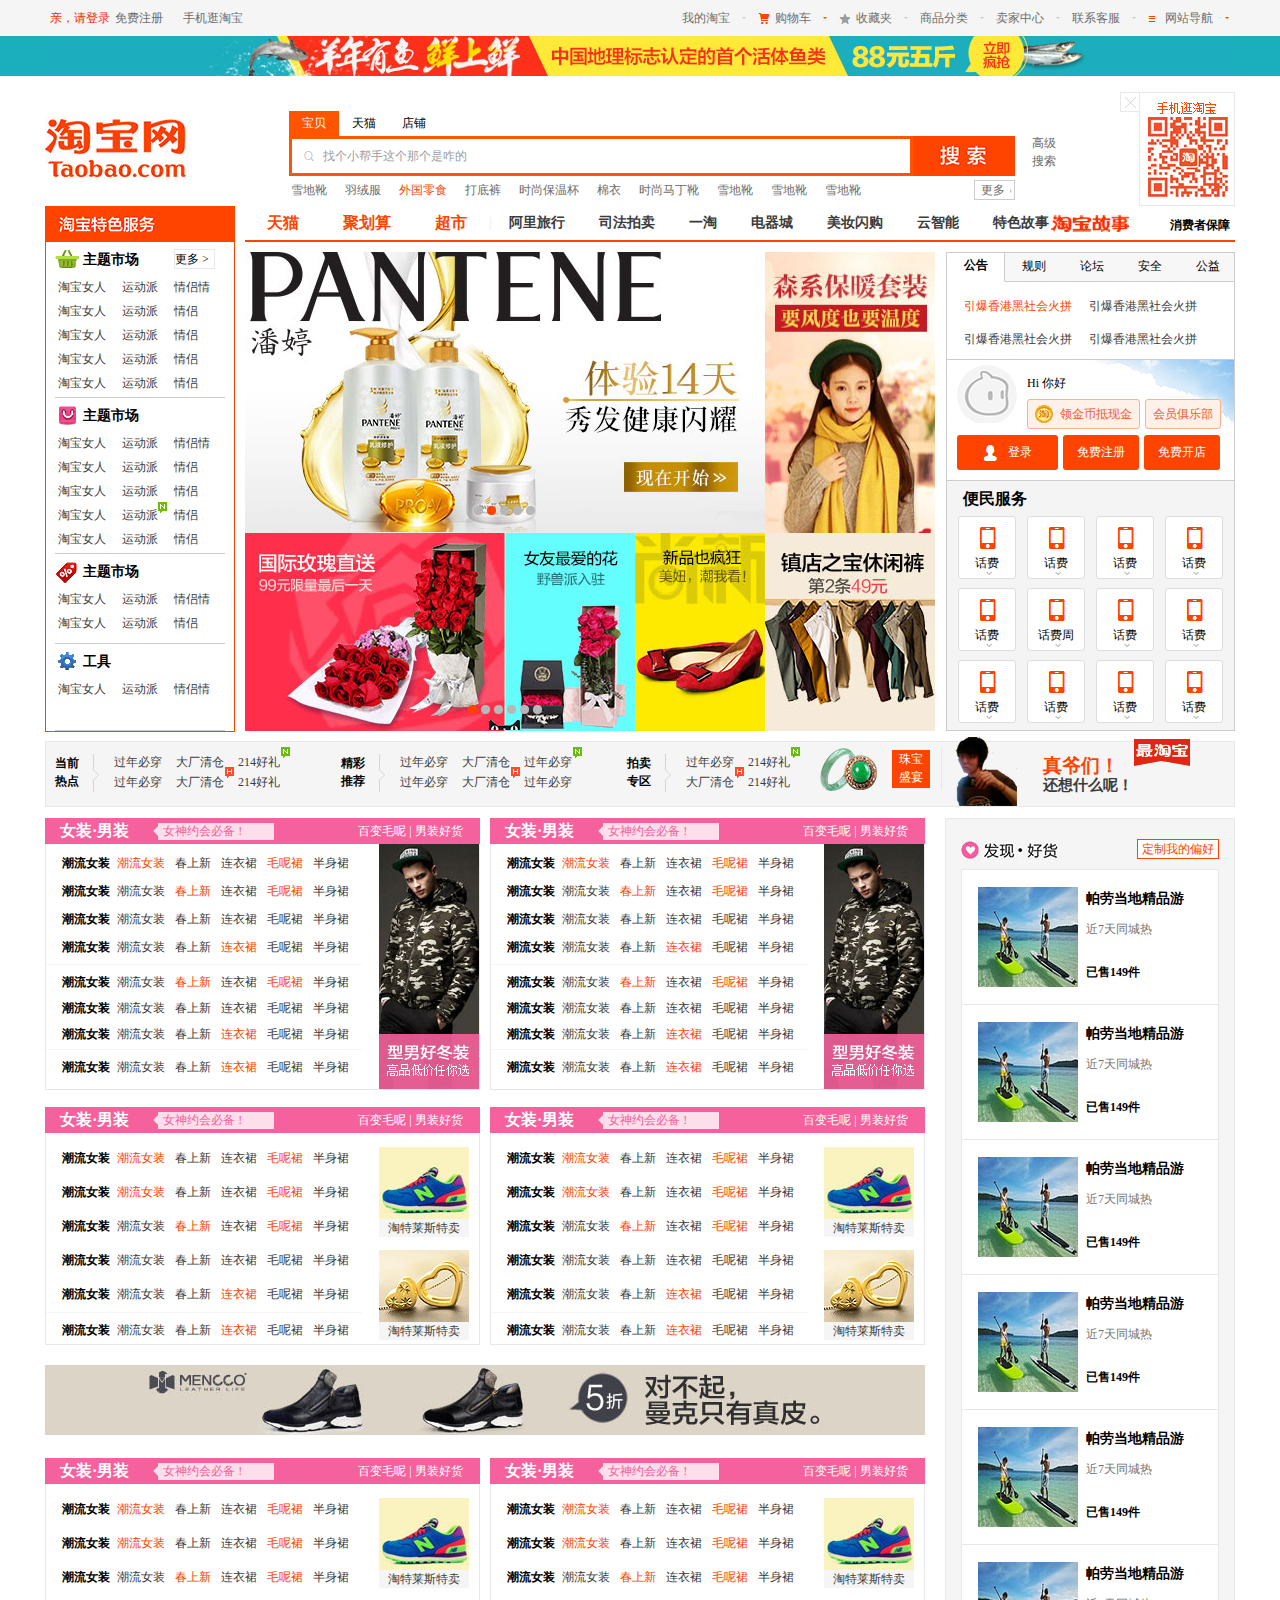
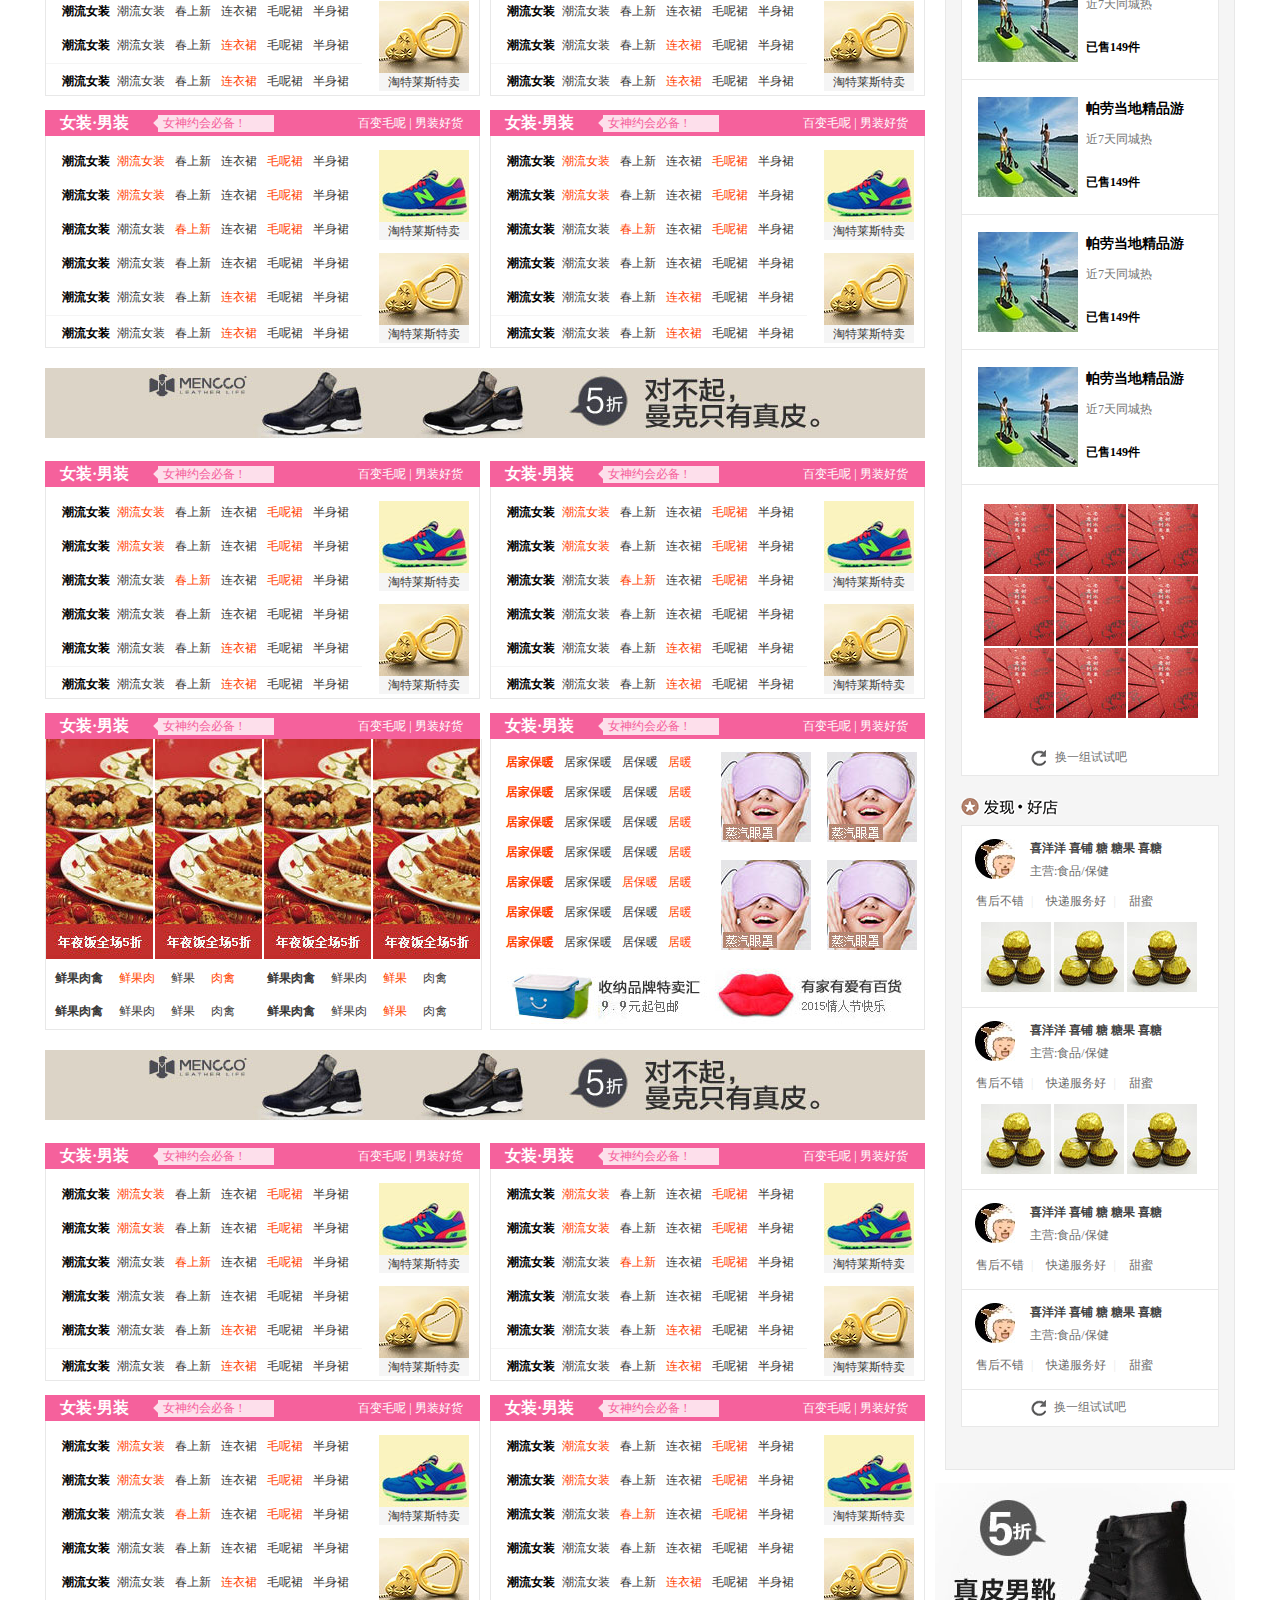
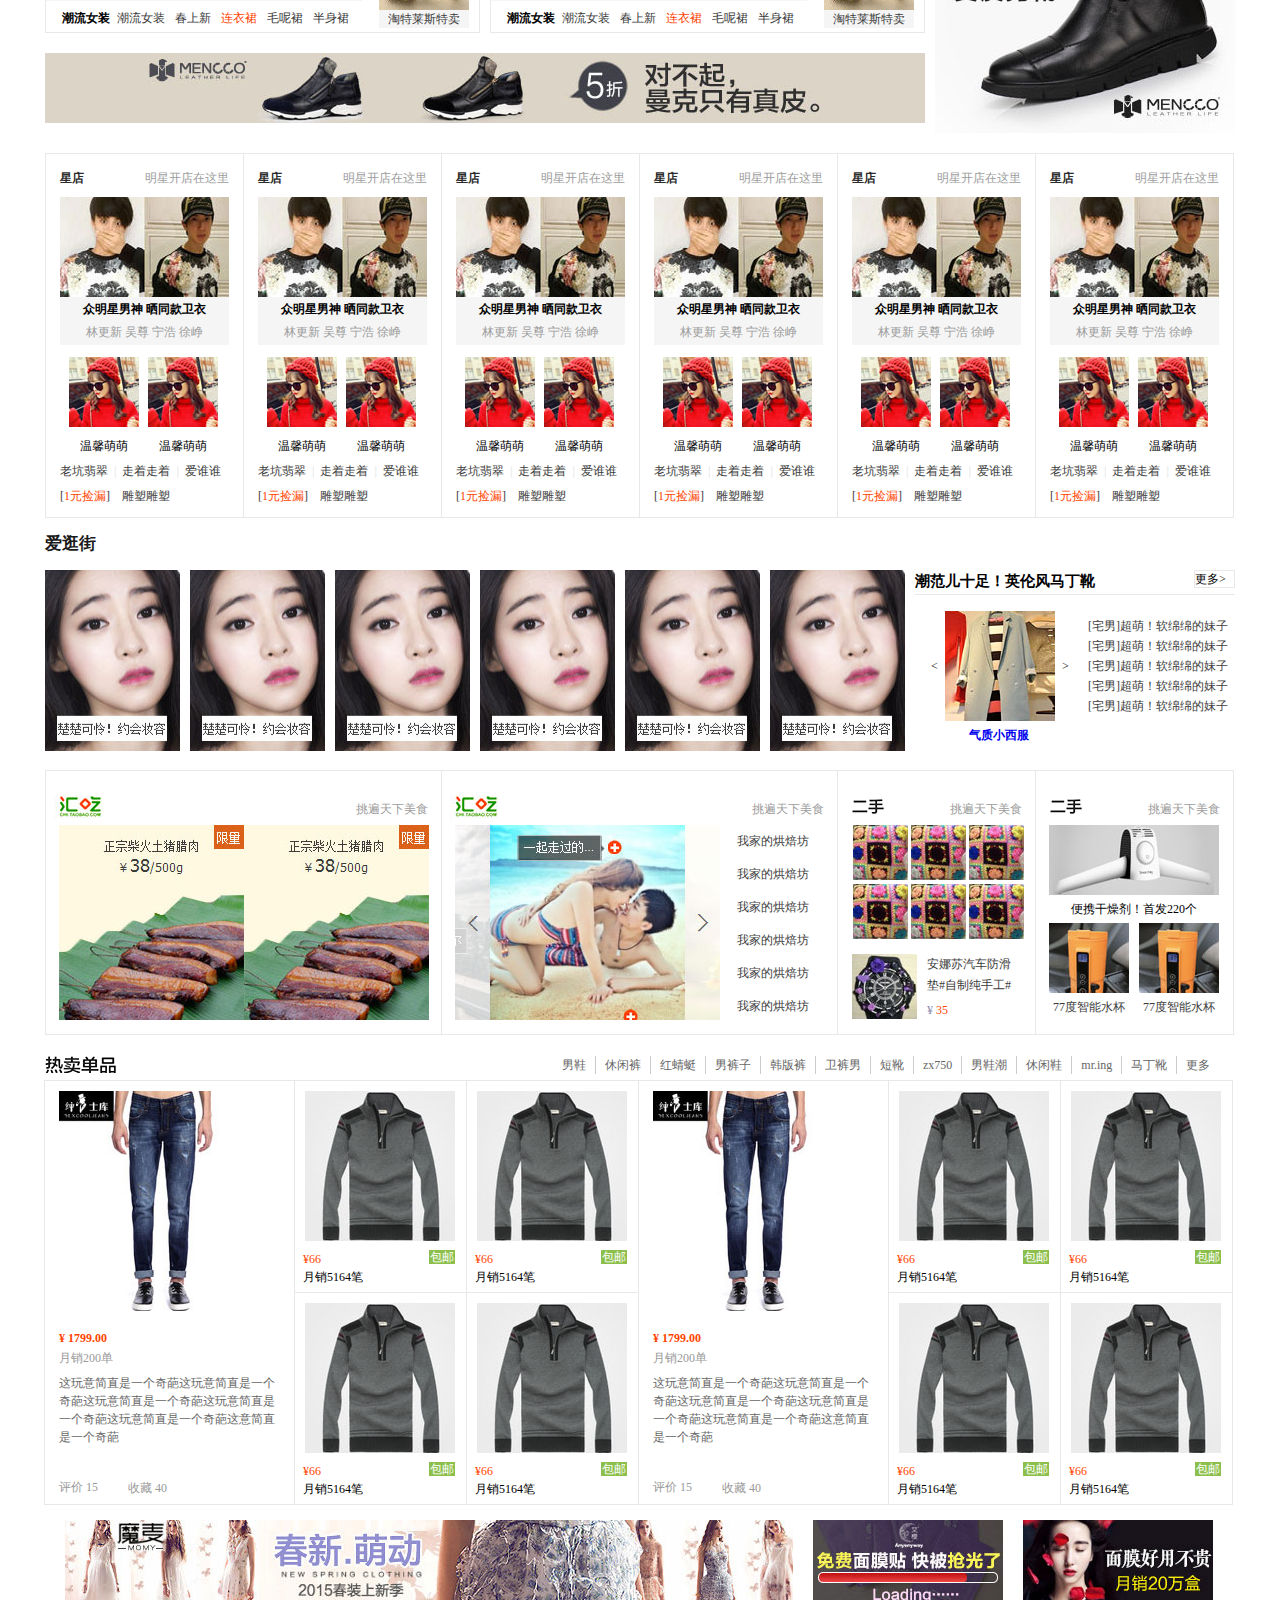
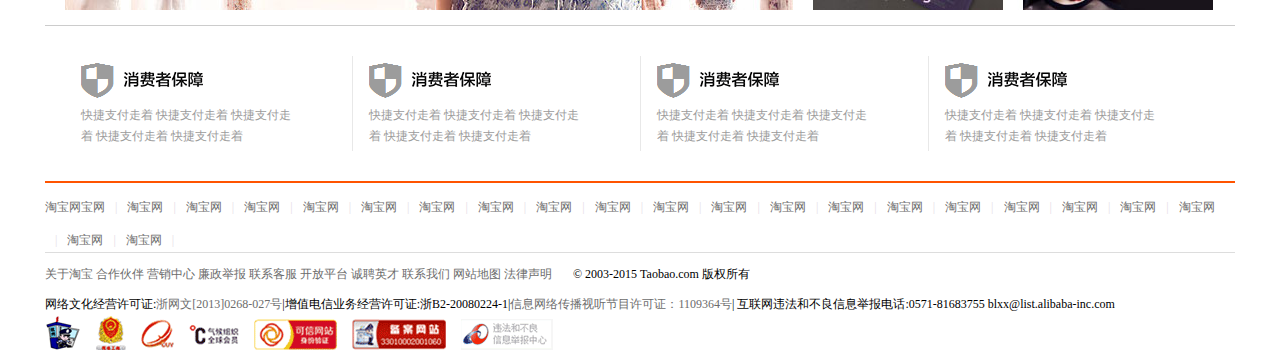
<file: Html Web/taobao/index.html>
<!DOCTYPE html>
<html lang="en">
<head>
    <meta charset="UTF-8">
    <link rel="stylesheet" href="./css/reset.css" type="text/css"/>
    <link rel="stylesheet" href="./css/clearFix.css" type="text/css"/>
    <link rel="stylesheet" href="./css/opacity.css" type="text/css"/>
    <link rel="stylesheet" href="./css/index.css" type="text/css"/>
    <link rel="stylesheet" href="./css/header.css" type="text/css"/>
    <link rel="stylesheet" href="./css/content.css" type="text/css"/>
    <link rel="stylesheet" href="./css/footer.css" type="text/css"/>
    <title>淘宝网-淘！我喜欢</title>
</head>
<body>
<div class="all"><!--这里是最大的div-->
    <div class="header"><!--头部分为两部分-->
        <div class="header_auto"><!--顶部导航居中-->
            <div class="header_top clearFix">
                <div class="header_top_left clearFix"><!--登录等-->
                    <span><a href="#" class="im">亲，请登录</a></span>
                    <span><a href="#">免费注册</a></span>
                    <span class="pad20"><a href="#">手机逛淘宝</a></span>
                </div>
                <!--登录等-->
                <div class="header_top_right"><!--登录等-->
                    <ul class="header_top_right_ul clearFix">
                        <li>
                            <a href="#">我的淘宝</a>
                            <span></span>
                        </li>
                        <li class="car">
                            <i></i>
                            <a href="#">购物车</a>
                            <span class="inpo"></span>
                        </li>
                        <li class="shoucang">
                            <i></i>
                            <a href="#">收藏夹</a>
                            <span></span>
                        </li>
                        <li>
                            <a href="#">商品分类</a>
                            <span></span>
                        </li>
                        <li>
                            <a href="#">卖家中心</a>
                            <span></span>
                        </li>
                        <li>
                            <a href="#">联系客服</a>
                            <span></span>
                        </li>
                        <li class="wangzhan">
                            <i></i>
                            <a href="#">网站导航</a>
                            <span class="inpo"></span>
                        </li>
                    </ul>
                    <!--里面的li可以添加div做下拉框供给Js使用-->
                </div>
                <!--登录等-->
            </div>
        </div>
        <!--顶部导航居中-->
        <div class="header_bottom"><!--底部图片-->
            <div class="header_bottom_auto">
                <a href="#"><img src="./images/guanggao.jpg" alt=""/></a>
            </div>
            <!--底部图片-->
        </div>
    </div>
    <!--头部分为两部分-->
    <div class="logo clearFix"><!--这里是logo跟input部分-->
        <div class="logo_auto"><!--input等居中-->
            <h1>
                <a href="#">
                    <img src="./images/logo.jpg" alt="淘宝网" title="淘宝网"/>
                </a>
            </h1>
            <div class="logo_input clearFix"><!--有input的div-->
                <div class="logo_input_left"><!--左边的div-->
                    <div class="logo_input_left_top">
                        <div class="logo_input_left_top_box">
                            <div class="logo_input_left_top_all clearFix">
                                <span class="active">宝贝</span>
                                <span>天猫</span>
                                <span>店铺</span>
                            </div>
                            <div class="logo_input_left_top_all_input">
                                <form>
                                    <input type="text" value="找个小帮手这个那个是咋的"/>
                                    <input type="submit" value=""/>
                                </form>
                            </div>
                        </div>
                    </div>
                    <div class="logo_input_left_bottom clearFix">
                        <ul class="logo_input_left_bottom_ul">
                            <li>
                                <a href="#">雪地靴</a>
                            </li>
                            <li>
                                <a href="#">羽绒服</a>
                            </li>
                            <li class="this_active">
                                <a href="#">外国零食</a>
                            </li>
                            <li>
                                <a href="#">打底裤</a>
                            </li>
                            <li>
                                <a href="#">时尚保温杯</a>
                            </li>
                            <li>
                                <a href="#">棉衣</a>
                            </li>
                            <li>
                                <a href="#">时尚马丁靴</a>
                            </li>
                            <li>
                                <a href="#">雪地靴</a>
                            </li>
                            <li>
                                <a href="#">雪地靴</a>
                            </li>
                            <li>
                                <a href="#">雪地靴</a>
                            </li>
                        </ul>
                        <i>更多<span></span></i>
                    </div>
                </div>
                <!--左边的div-->
                <div class="logo_input_right clearFix"><!--右边的高级搜索-->
                    <div class="logo_input_right_seach">
                        <a href="#">
                            <p>高级搜索</p>
                        </a>
                    </div>
                </div>
                <!--右边的高级搜索-->
            </div>
            <!--有input的div-->
            <div class="logo_erwei">
                <div class="logo_erweo_ok">
                    <span class="logo_erweo_ok_x"></span>

                    <div class="logo_erweo_ok_none"></div>
                </div>
            </div>
        </div>
        <!--input等居中-->
    </div>
    <!--这里是logo跟input部分-->
    <div class="content"><!--内容部分-->
        <div class="content_nav clearFix"><!--侧导航全部-->
            <div class="content_nav_left"><!--侧导航-->
                <div class="content_nav_left_top"></div>
                <div class="content_nav_left_bottom clearFix">
                    <ul class="content_nav_left_bottom_ul clearFix">
                        <li>
                            <div class="content_nav_left_bottom_ul_li_div">
                                <h3><i></i>主题市场</h3>
                                <span>更多 ></span>
                            </div>
                            <p>
                                <a href="#">淘宝女人</a>
                                <a href="#">运动派</a>
                                <a href="#">情侣情</a>
                            </p>

                            <p>
                                <a href="#">淘宝女人</a>
                                <a href="#">运动派</a>
                                <a href="#">情侣</a>
                            </p>

                            <p>
                                <a href="#">淘宝女人</a>
                                <a href="#">运动派</a>
                                <a href="#">情侣</a>
                            </p>

                            <p>
                                <a href="#">淘宝女人</a>
                                <a href="#">运动派</a>
                                <a href="#">情侣</a>
                            </p>

                            <p>
                                <a href="#">淘宝女人</a>
                                <a href="#">运动派</a>
                                <a href="#">情侣</a>
                            </p>
                        </li>
                        <li class="tese">
                            <div class="content_nav_left_bottom_ul_li_div">
                                <h3><i></i>主题市场</h3>
                            </div>
                            <p>
                                <a href="#">淘宝女人</a>
                                <a href="#">运动派</a>
                                <a href="#">情侣情</a>
                            </p>

                            <p>
                                <a href="#">淘宝女人</a>
                                <a href="#">运动派</a>
                                <a href="#">情侣</a>
                            </p>

                            <p>
                                <a href="#">淘宝女人</a>
                                <a href="#">运动派</a>
                                <a href="#">情侣</a>
                            </p>

                            <p class="posi">
                                <a href="#">淘宝女人</a>
                                <a href="#">运动派<em></em></a>
                                <a href="#">情侣</a>
                            </p>

                            <p>
                                <a href="#">淘宝女人</a>
                                <a href="#">运动派</a>
                                <a href="#">情侣</a>
                            </p>
                        </li>
                        <li class="height89">
                            <div class="content_nav_left_bottom_ul_li_div">
                                <h3><i></i>主题市场</h3>
                            </div>
                            <p>
                                <a href="#">淘宝女人</a>
                                <a href="#">运动派</a>
                                <a href="#">情侣情</a>
                            </p>

                            <p>
                                <a href="#">淘宝女人</a>
                                <a href="#">运动派</a>
                                <a href="#">情侣</a>
                            </p>
                        </li>
                        <li class="height86">
                            <div class="content_nav_left_bottom_ul_li_div">
                                <h3><i></i>工具</h3>
                            </div>
                            <p>
                                <a href="#">淘宝女人</a>
                                <a href="#">运动派</a>
                                <a href="#">情侣情</a>
                            </p>
                        </li>
                    </ul>
                </div>
            </div>
            <!--侧导航-->
            <div class="content_nav_right"><!--右边部分-->
                <div class="content_nav_right_top clearFix"><!--右边部分上面-->
                    <div class="content_nav_right_top_one clearFix"><!--第一部分-->
                        <span>天猫</span>
                        <span>聚划算</span>
                        <span>超市</span>
                        <i>|</i>
                    </div>
                    <div class="content_nav_right_top_two"><!--第二部分-->
                        <span>阿里旅行</span>
                        <span>司法拍卖</span>
                        <span>一淘</span>
                        <span>电器城</span>
                        <span>美妆闪购</span>
                        <span>云智能</span>
                        <span>特色故事</span>
                        <span class="gushi"></span>
                    </div>
                    <!--第二部分-->
                    <div class="content_nav_right_top_three"><!--第三部分-->
                        消费者保障
                    </div>
                    <!--第三部分-->
                </div>
                <!--右边部分上面-->
                <div class="content_nav_right_bottom clearFix">
                    <div class="content_nav_right_bottom_left clearFix">
                        <div class="content_nav_right_bottom_left_top">
                            <div class="content_nav_right_bottom_left_top_left">
                                <a href="#">
                                    <img src="./images/banner.jpg" alt=""/>
                                </a>
                            </div>
                            <div class="content_nav_right_bottom_left_top_rigth">
                                <a href="#">
                                    <img src="./images/meize.jpg" alt=""/>
                                </a>
                            </div>
                        </div>
                        <div class="content_nav_right_bottom_left_bottom clearFix">
                            <a href="#"><img src="./images/meigui.jpg" alt=""/></a>
                            <a href="#"><img src="./images/03.jpg" alt=""/></a>
                            <a href="#"><img src="./images/04.jpg" alt=""/></a>
                            <a href="#"><img src="./images/05.jpg" alt=""/></a>
                        </div>
                    </div>
                    <div class="content_nav_right_bottom_right">
                        <div class="content_nav_right_bottom_right_one">
                            <div class="content_nav_right_bottom_right_one_span">
                                <span class="active">公告</span>
                                <span>规则</span>
                                <span>论坛</span>
                                <span>安全</span>
                                <span>公益</span>
                            </div>
                            <div class="content_nav_right_bottom_right_one_div">
                                <a href="#" class="active">引爆香港黑社会火拼</a>
                                <a href="#">引爆香港黑社会火拼</a>
                                <a href="#">引爆香港黑社会火拼</a>
                                <a href="#">引爆香港黑社会火拼</a>
                            </div>
                        </div>
                        <div class="content_nav_right_bottom_right_two">
                            <div class="content_nav_right_bottom_right_two_top clearFix">
                                <div class="content_nav_right_bottom_right_two_top_left"></div>
                                <div class="content_nav_right_bottom_right_two_top_right clearFix">
                                    <p>Hi 你好</p>
                                    <span class="content_nav_right_bottom_right_two_top_right_span"><i></i>领金币抵现金</span>
                                    <span>会员俱乐部</span>
                                </div>
                                <div class="content_nav_right_bottom_right_two_top_bottom clearFix">
                                    <span class="first"><i></i>登录</span>
                                    <span>免费注册</span>
                                    <span>免费开店</span>
                                </div>
                            </div>
                        </div>
                        <div class="content_nav_right_bottom_right_three">
                            <h3>便民服务</h3>
                            <ul class="content_nav_right_bottom_right_three_div_ul clearFix">
                                <li>
                                    <span></span>

                                    <p>话费</p>
                                    <i></i>
                                </li>
                                <li>
                                    <span></span>

                                    <p>话费</p>
                                    <i></i>
                                </li>
                                <li>
                                    <span></span>

                                    <p>话费</p>
                                    <i></i>
                                </li>
                                <li>
                                    <span></span>

                                    <p>话费</p>
                                    <i></i>
                                </li>
                                <li>
                                    <span></span>

                                    <p>话费</p>
                                    <i></i>
                                </li>
                                <li>
                                    <span></span>

                                    <p>话费周</p>
                                    <i></i>
                                </li>
                                <li>
                                    <span></span>

                                    <p>话费</p>
                                    <i></i>
                                </li>
                                <li>
                                    <span></span>

                                    <p>话费</p>
                                    <i></i>
                                </li>
                                <li>
                                    <span></span>

                                    <p>话费</p>
                                    <i></i>
                                </li>
                                <li>
                                    <span></span>

                                    <p>话费</p>
                                    <i></i>
                                </li>
                                <li>
                                    <span></span>

                                    <p>话费</p>
                                    <i></i>
                                </li>
                                <li>
                                    <span></span>

                                    <p>话费</p>
                                    <i></i>
                                </li>
                            </ul>
                        </div>
                    </div>
                </div>
            </div>
            <!--右边部分-->
        </div>
        <!--侧导航全部-->
        <div class="content_nav_two clearFix"><!--边栏导航横向-->
            <div class="content_nav_two_all"><!--公共div-->
                <p>当前热点
                    <span></span>
                </p>
                <ul class="content_nav_two_all_ul">
                    <li>
                        <a href="#">过年必穿</a>
                        <a href="#">大厂清仓</a>
                        <a href="#">214好礼 <i></i></a>
                    </li>
                    <li>
                        <a href="#">过年必穿</a>
                        <a href="#" class="content_nav_two_all_ul_li_a">大厂清仓 <i></i></a>
                        <a href="#">214好礼</a>
                    </li>
                </ul>
            </div>
            <!--公共div-->
            <div class="content_nav_two_all"><!--公共div-->
                <p>精彩推荐
                    <span></span>
                </p>
                <ul class="content_nav_two_all_ul">
                    <li>
                        <a href="#">过年必穿</a>
                        <a href="#">大厂清仓</a>
                        <a href="#">过年必穿 <i></i></a>
                    </li>
                    <li>
                        <a href="#">过年必穿</a>
                        <a href="#" class="content_nav_two_all_ul_li_a">大厂清仓 <i></i></a>
                        <a href="#">过年必穿</a>
                    </li>
                </ul>
            </div>
            <!--公共div-->
            <div class="content_nav_two_all"><!--公共div-->
                <p>拍卖专区
                    <span></span>
                </p>
                <ul class="content_nav_two_all_ul">
                    <li>
                        <a href="#">过年必穿</a>
                        <a href="#">214好礼 <i></i></a>
                    </li>
                    <li>
                        <a href="#" class="content_nav_two_all_ul_li_a">大厂清仓 <i></i></a>
                        <a href="#">214好礼</a>
                    </li>
                </ul>
            </div>
            <!--公共div-->
            <div class="content_nav_two_zhubao clearFix"><!--珠宝推荐-->
                <div class="content_nav_two_zhubao_box clearFix">
                    <p>珠宝盛宴</p>
                </div>
            </div>
            <!--珠宝推荐-->
            <div class="content_nav_two_maoyi clearFix"><!--中国好毛衣-->
                <div class="content_nav_two_maoyi_one">

                </div>
                <div class="content_nav_two_maoyi_two clearFix">
                    <p>真爷们！</p>
                    <span>还想什么呢！</span>
                </div>
                <div class="content_nav_two_maoyi_zuitaobao"></div>
            </div>
            <!--中国好毛衣-->
        </div>
        <!--边栏导航横向-->
        <div class="content_big clearFix">
            <div class="content_big_left">
                <ul class="content_big_left_ul">
                    <li>
                        <div class="top">
                            <h4>女装·男装</h4>

                            <div class="box">
                                女神约会必备 !
                                <span></span><!--三角-->
                            </div>
                            <div class="right">
                                <span><a href="#">百变毛呢</a></span>
                                <i>|</i>
                                <span><a href="#">男装好货</a></span>
                            </div>
                        </div>
                        <div class="bottom clearFix">
                            <div class="bottom_l">
                                <div class="bottom_l_one clearFix">
                                    <div class="bottom_l_one_box clearFix">
                                        <h5>潮流女装</h5>

                                        <p>
                                            <a href="#" class="active">潮流女装</a>
                                            <a href="#">春上新</a>
                                            <a href="#">连衣裙</a>
                                            <a href="#" class="active">毛呢裙</a>
                                            <a href="#">半身裙</a>
                                        </p>
                                    </div>
                                    <div class="bottom_l_one_box clearFix">
                                        <h5>潮流女装</h5>

                                        <p>
                                            <a href="#">潮流女装</a>
                                            <a href="#" class="active">春上新</a>
                                            <a href="#">连衣裙</a>
                                            <a href="#" class="active">毛呢裙</a>
                                            <a href="#">半身裙</a>
                                        </p>
                                    </div>
                                    <div class="bottom_l_one_box clearFix">
                                        <h5>潮流女装</h5>

                                        <p>
                                            <a href="#">潮流女装</a>
                                            <a href="#">春上新</a>
                                            <a href="#">连衣裙</a>
                                            <a href="#">毛呢裙</a>
                                            <a href="#">半身裙</a>
                                        </p>
                                    </div>
                                    <div class="bottom_l_one_box clearFix">
                                        <h5>潮流女装</h5>

                                        <p>
                                            <a href="#">潮流女装</a>
                                            <a href="#">春上新</a>
                                            <a href="#" class="active">连衣裙</a>
                                            <a href="#">毛呢裙</a>
                                            <a href="#">半身裙</a>
                                        </p>
                                    </div>
                                </div>
                                <div class="bottom_l_two">
                                    <div class="bottom_l_one_box clearFix">
                                        <h5>潮流女装</h5>

                                        <p>
                                            <a href="#">潮流女装</a>
                                            <a href="#" class="active">春上新</a>
                                            <a href="#">连衣裙</a>
                                            <a href="#" class="active">毛呢裙</a>
                                            <a href="#">半身裙</a>
                                        </p>
                                    </div>
                                    <div class="bottom_l_one_box clearFix">
                                        <h5>潮流女装</h5>

                                        <p>
                                            <a href="#">潮流女装</a>
                                            <a href="#">春上新</a>
                                            <a href="#">连衣裙</a>
                                            <a href="#">毛呢裙</a>
                                            <a href="#">半身裙</a>
                                        </p>
                                    </div>
                                    <div class="bottom_l_one_box clearFix">
                                        <h5>潮流女装</h5>

                                        <p>
                                            <a href="#">潮流女装</a>
                                            <a href="#">春上新</a>
                                            <a href="#" class="active">连衣裙</a>
                                            <a href="#">毛呢裙</a>
                                            <a href="#">半身裙</a>
                                        </p>
                                    </div>
                                </div>
                                <div class="bottom_l_three">
                                    <div class="bottom_l_one_box clearFix">
                                        <h5>潮流女装</h5>

                                        <p>
                                            <a href="#">潮流女装</a>
                                            <a href="#">春上新</a>
                                            <a href="#" class="active">连衣裙</a>
                                            <a href="#">毛呢裙</a>
                                            <a href="#">半身裙</a>
                                        </p>
                                    </div>
                                </div>
                            </div>
                            <div class="bottom_r">
                                <a href="#">
                                    <img src="./images/zouzhe.jpg" alt=""/>
                                </a>
                            </div>
                        </div>
                    </li>
                    <li>
                        <div class="top">
                            <h4>女装·男装</h4>

                            <div class="box">
                                女神约会必备 !
                                <span></span><!--三角-->
                            </div>
                            <div class="right">
                                <span><a href="#">百变毛呢</a></span>
                                <i>|</i>
                                <span><a href="#">男装好货</a></span>
                            </div>
                        </div>
                        <div class="bottom clearFix">
                            <div class="bottom_l">
                                <div class="bottom_l_one clearFix">
                                    <div class="bottom_l_one_box clearFix">
                                        <h5>潮流女装</h5>

                                        <p>
                                            <a href="#" class="active">潮流女装</a>
                                            <a href="#">春上新</a>
                                            <a href="#">连衣裙</a>
                                            <a href="#" class="active">毛呢裙</a>
                                            <a href="#">半身裙</a>
                                        </p>
                                    </div>
                                    <div class="bottom_l_one_box clearFix">
                                        <h5>潮流女装</h5>

                                        <p>
                                            <a href="#">潮流女装</a>
                                            <a href="#" class="active">春上新</a>
                                            <a href="#">连衣裙</a>
                                            <a href="#" class="active">毛呢裙</a>
                                            <a href="#">半身裙</a>
                                        </p>
                                    </div>
                                    <div class="bottom_l_one_box clearFix">
                                        <h5>潮流女装</h5>

                                        <p>
                                            <a href="#">潮流女装</a>
                                            <a href="#">春上新</a>
                                            <a href="#">连衣裙</a>
                                            <a href="#">毛呢裙</a>
                                            <a href="#">半身裙</a>
                                        </p>
                                    </div>
                                    <div class="bottom_l_one_box clearFix">
                                        <h5>潮流女装</h5>

                                        <p>
                                            <a href="#">潮流女装</a>
                                            <a href="#">春上新</a>
                                            <a href="#" class="active">连衣裙</a>
                                            <a href="#">毛呢裙</a>
                                            <a href="#">半身裙</a>
                                        </p>
                                    </div>
                                </div>
                                <div class="bottom_l_two">
                                    <div class="bottom_l_one_box clearFix">
                                        <h5>潮流女装</h5>

                                        <p>
                                            <a href="#">潮流女装</a>
                                            <a href="#" class="active">春上新</a>
                                            <a href="#">连衣裙</a>
                                            <a href="#" class="active">毛呢裙</a>
                                            <a href="#">半身裙</a>
                                        </p>
                                    </div>
                                    <div class="bottom_l_one_box clearFix">
                                        <h5>潮流女装</h5>

                                        <p>
                                            <a href="#">潮流女装</a>
                                            <a href="#">春上新</a>
                                            <a href="#">连衣裙</a>
                                            <a href="#">毛呢裙</a>
                                            <a href="#">半身裙</a>
                                        </p>
                                    </div>
                                    <div class="bottom_l_one_box clearFix">
                                        <h5>潮流女装</h5>

                                        <p>
                                            <a href="#">潮流女装</a>
                                            <a href="#">春上新</a>
                                            <a href="#" class="active">连衣裙</a>
                                            <a href="#">毛呢裙</a>
                                            <a href="#">半身裙</a>
                                        </p>
                                    </div>
                                </div>
                                <div class="bottom_l_three">
                                    <div class="bottom_l_one_box clearFix">
                                        <h5>潮流女装</h5>

                                        <p>
                                            <a href="#">潮流女装</a>
                                            <a href="#">春上新</a>
                                            <a href="#" class="active">连衣裙</a>
                                            <a href="#">毛呢裙</a>
                                            <a href="#">半身裙</a>
                                        </p>
                                    </div>
                                </div>
                            </div>
                            <div class="bottom_r">
                                <a href="#">
                                    <img src="./images/zouzhe.jpg" alt=""/>
                                </a>
                            </div>
                        </div>
                    </li>
                    <li class="teshu">
                        <div class="top">
                            <h4>女装·男装</h4>

                            <div class="box">
                                女神约会必备 !
                                <span></span><!--三角-->
                            </div>
                            <div class="right">
                                <span><a href="#">百变毛呢</a></span>
                                <i>|</i>
                                <span><a href="#">男装好货</a></span>
                            </div>
                        </div>
                        <div class="bottom clearFix">
                            <div class="bottom_l">
                                <div class="bottom_l_one clearFix">
                                    <div class="bottom_l_one_box clearFix">
                                        <h5>潮流女装</h5>

                                        <p>
                                            <a href="#" class="active">潮流女装</a>
                                            <a href="#">春上新</a>
                                            <a href="#">连衣裙</a>
                                            <a href="#" class="active">毛呢裙</a>
                                            <a href="#">半身裙</a>
                                        </p>
                                    </div>
                                    <div class="bottom_l_one_box clearFix">
                                        <h5>潮流女装</h5>

                                        <p>
                                            <a href="#" class="active">潮流女装</a>
                                            <a href="#">春上新</a>
                                            <a href="#">连衣裙</a>
                                            <a href="#" class="active">毛呢裙</a>
                                            <a href="#">半身裙</a>
                                        </p>
                                    </div>
                                    <div class="bottom_l_one_box clearFix">
                                        <h5>潮流女装</h5>

                                        <p>
                                            <a href="#">潮流女装</a>
                                            <a href="#" class="active">春上新</a>
                                            <a href="#">连衣裙</a>
                                            <a href="#" class="active">毛呢裙</a>
                                            <a href="#">半身裙</a>
                                        </p>
                                    </div>
                                    <div class="bottom_l_one_box clearFix">
                                        <h5>潮流女装</h5>

                                        <p>
                                            <a href="#">潮流女装</a>
                                            <a href="#">春上新</a>
                                            <a href="#">连衣裙</a>
                                            <a href="#">毛呢裙</a>
                                            <a href="#">半身裙</a>
                                        </p>
                                    </div>
                                    <div class="bottom_l_one_box clearFix">
                                        <h5>潮流女装</h5>

                                        <p>
                                            <a href="#">潮流女装</a>
                                            <a href="#">春上新</a>
                                            <a href="#" class="active">连衣裙</a>
                                            <a href="#">毛呢裙</a>
                                            <a href="#">半身裙</a>
                                        </p>
                                    </div>
                                </div>
                                <div class="bottom_l_three">
                                    <div class="bottom_l_one_box clearFix">
                                        <h5>潮流女装</h5>

                                        <p>
                                            <a href="#">潮流女装</a>
                                            <a href="#">春上新</a>
                                            <a href="#" class="active">连衣裙</a>
                                            <a href="#">毛呢裙</a>
                                            <a href="#">半身裙</a>
                                        </p>
                                    </div>
                                </div>
                            </div>
                            <div class="bottom_r">
                                <div class="bottom_l_box_a clearFix"> <!--小图标上-->
                                    <a href="#"><img src="./images/xiezi.jpg" alt=""/></a>
                                    <a href="#"><p>淘特莱斯特卖</p></a>
                                </div>
                                <!--小图标上-->
                                <div class="bottom_l_box_b"> <!--小图标下-->
                                    <a href="#"><img src="./images/xin.jpg" alt=""/></a>
                                    <a href="#"><p>淘特莱斯特卖</p></a>
                                </div>
                                <!--小图标下-->
                            </div>
                        </div>
                    </li>
                    <li class="teshu">
                        <div class="top">
                            <h4>女装·男装</h4>

                            <div class="box">
                                女神约会必备 !
                                <span></span><!--三角-->
                            </div>
                            <div class="right">
                                <span><a href="#">百变毛呢</a></span>
                                <i>|</i>
                                <span><a href="#">男装好货</a></span>
                            </div>
                        </div>
                        <div class="bottom clearFix">
                            <div class="bottom_l">
                                <div class="bottom_l_one clearFix">
                                    <div class="bottom_l_one_box clearFix">
                                        <h5>潮流女装</h5>

                                        <p>
                                            <a href="#" class="active">潮流女装</a>
                                            <a href="#">春上新</a>
                                            <a href="#">连衣裙</a>
                                            <a href="#" class="active">毛呢裙</a>
                                            <a href="#">半身裙</a>
                                        </p>
                                    </div>
                                    <div class="bottom_l_one_box clearFix">
                                        <h5>潮流女装</h5>

                                        <p>
                                            <a href="#" class="active">潮流女装</a>
                                            <a href="#">春上新</a>
                                            <a href="#">连衣裙</a>
                                            <a href="#" class="active">毛呢裙</a>
                                            <a href="#">半身裙</a>
                                        </p>
                                    </div>
                                    <div class="bottom_l_one_box clearFix">
                                        <h5>潮流女装</h5>

                                        <p>
                                            <a href="#">潮流女装</a>
                                            <a href="#" class="active">春上新</a>
                                            <a href="#">连衣裙</a>
                                            <a href="#" class="active">毛呢裙</a>
                                            <a href="#">半身裙</a>
                                        </p>
                                    </div>
                                    <div class="bottom_l_one_box clearFix">
                                        <h5>潮流女装</h5>

                                        <p>
                                            <a href="#">潮流女装</a>
                                            <a href="#">春上新</a>
                                            <a href="#">连衣裙</a>
                                            <a href="#">毛呢裙</a>
                                            <a href="#">半身裙</a>
                                        </p>
                                    </div>
                                    <div class="bottom_l_one_box clearFix">
                                        <h5>潮流女装</h5>

                                        <p>
                                            <a href="#">潮流女装</a>
                                            <a href="#">春上新</a>
                                            <a href="#" class="active">连衣裙</a>
                                            <a href="#">毛呢裙</a>
                                            <a href="#">半身裙</a>
                                        </p>
                                    </div>
                                </div>
                                <div class="bottom_l_three">
                                    <div class="bottom_l_one_box clearFix">
                                        <h5>潮流女装</h5>

                                        <p>
                                            <a href="#">潮流女装</a>
                                            <a href="#">春上新</a>
                                            <a href="#" class="active">连衣裙</a>
                                            <a href="#">毛呢裙</a>
                                            <a href="#">半身裙</a>
                                        </p>
                                    </div>
                                </div>
                            </div>
                            <div class="bottom_r">
                                <div class="bottom_l_box_a clearFix"> <!--小图标上-->
                                    <a href="#"><img src="./images/xiezi.jpg" alt=""/></a>
                                    <a href="#"><p>淘特莱斯特卖</p></a>
                                </div>
                                <!--小图标上-->
                                <div class="bottom_l_box_b"> <!--小图标下-->
                                    <a href="#"><img src="./images/xin.jpg" alt=""/></a>
                                    <a href="#"><p>淘特莱斯特卖</p></a>
                                </div>
                                <!--小图标下-->
                            </div>
                        </div>
                    </li>
                </ul>
            </div>
            <!--左边宝贝-->
            <div class="content_big_right clearfix">
                <div class="content_big_right_top clearFix"><!--发现好货-->
                    <div class="content_big_right_top_h">
                        <h4></h4>
                        <span>定制我的偏好</span>
                    </div>
                    <ul class="content_big_right_top_ul">
                        <li class="clearFix">
                            <div class="content_big_right_top_ul_content clearFix">
                                <a href="#"><img src="./images/huachuan.jpg" alt=""/></a>

                                <p>帕劳当地精品游</p>
                                <span>近7天同城热</span>
                                <i>已售149件</i>
                            </div>
                        </li>
                        <li class="clearFix">
                            <div class="content_big_right_top_ul_content clearFix">
                                <a href="#"><img src="./images/huachuan.jpg" alt=""/></a>

                                <p>帕劳当地精品游</p>
                                <span>近7天同城热</span>
                                <i>已售149件</i>
                            </div>
                        </li>
                        <li class="clearFix">
                            <div class="content_big_right_top_ul_content clearFix">
                                <a href="#"><img src="./images/huachuan.jpg" alt=""/></a>

                                <p>帕劳当地精品游</p>
                                <span>近7天同城热</span>
                                <i>已售149件</i>
                            </div>
                        </li>
                        <li class="clearFix">
                            <div class="content_big_right_top_ul_content clearFix">
                                <a href="#"><img src="./images/huachuan.jpg" alt=""/></a>

                                <p>帕劳当地精品游</p>
                                <span>近7天同城热</span>
                                <i>已售149件</i>
                            </div>
                        </li>
                        <li class="clearFix">
                            <div class="content_big_right_top_ul_content clearFix">
                                <a href="#"><img src="./images/huachuan.jpg" alt=""/></a>

                                <p>帕劳当地精品游</p>
                                <span>近7天同城热</span>
                                <i>已售149件</i>
                            </div>
                        </li>
                        <li class="clearFix">
                            <div class="content_big_right_top_ul_content clearFix">
                                <a href="#"><img src="./images/huachuan.jpg" alt=""/></a>

                                <p>帕劳当地精品游</p>
                                <span>近7天同城热</span>
                                <i>已售149件</i>
                            </div>
                        </li>
                        <li class="clearFix">
                            <div class="content_big_right_top_ul_content clearFix">
                                <a href="#"><img src="./images/huachuan.jpg" alt=""/></a>

                                <p>帕劳当地精品游</p>
                                <span>近7天同城热</span>
                                <i>已售149件</i>
                            </div>
                        </li>
                        <li class="clearFix">
                            <div class="content_big_right_top_ul_content clearFix">
                                <a href="#"><img src="./images/huachuan.jpg" alt=""/></a>

                                <p>帕劳当地精品游</p>
                                <span>近7天同城热</span>
                                <i>已售149件</i>
                            </div>
                        </li>
                        <li class="borderNo clearFix">
                            <div class="content_big_right_top_ul_content clearFix">
                                <a href="#"><img src="./images/huachuan.jpg" alt=""/></a>

                                <p>帕劳当地精品游</p>
                                <span>近7天同城热</span>
                                <i>已售149件</i>
                            </div>
                        </li>
                    </ul>
                    <div class="content_big_right_top_box">
                        <ul class="content_big_right_top_box_ul clearFix">
                            <li>
                                <a href="#"><img src="./images/hongbao.jpg" alt=""/></a>
                            </li>
                            <li>
                                <a href="#"><img src="./images/hongbao.jpg" alt=""/></a>
                            </li>
                            <li>
                                <a href="#"><img src="./images/hongbao.jpg" alt=""/></a>
                            </li>
                            <li>
                                <a href="#"><img src="./images/hongbao.jpg" alt=""/></a>
                            </li>
                            <li>
                                <a href="#"><img src="./images/hongbao.jpg" alt=""/></a>
                            </li>
                            <li>
                                <a href="#"><img src="./images/hongbao.jpg" alt=""/></a>
                            </li>
                            <li>
                                <a href="#"><img src="./images/hongbao.jpg" alt=""/></a>
                            </li>
                            <li>
                                <a href="#"><img src="./images/hongbao.jpg" alt=""/></a>
                            </li>
                            <li>
                                <a href="#"><img src="./images/hongbao.jpg" alt=""/></a>
                            </li>
                        </ul>
                        <div class="content_big_right_top_box_div">
                            <a href="#">换一组试试吧</a>
                        </div>
                    </div>
                </div>
                <!--发现好货-->
                <div class="content_big_right_bottom clearFix"><!--发现好店-->
                    <div class="content_big_right_bottom_h">
                        <h4></h4>
                    </div>
                    <ul class="content_big_right_bottom_ul clearFix">
                        <li>
                            <div class="shop_top clearFix">
                                <div class="shop_top_box clearFix">
                                    <a href="#"><img src="./images/xiyangyang.jpg" alt=""/></a>
                                    <h5>
                                        <a href="#">喜洋洋</a>
                                        <a href="#">喜铺</a>
                                        <a href="#">糖</a>
                                        <a href="#">糖果</a>
                                        <a href="#">喜糖</a>
                                    </h5>

                                    <p>主营:食品/保健</p>
                                </div>
                            </div>
                            <div class="shop_list">
                                <a href="#">售后不错</a><span>|</span>
                                <a href="#">快递服务好</a><span>|</span>
                                <a href="#">甜蜜</a>
                            </div>
                            <div class="shop_box">
                                <a href="#"><img src="./images/qiaokeli.jpg" alt=""/></a>
                                <a href="#"><img src="./images/qiaokeli.jpg" alt=""/></a>
                                <a href="#"><img src="./images/qiaokeli.jpg" alt=""/></a>
                            </div>
                        </li>
                        <li>
                            <div class="shop_top clearFix">
                                <div class="shop_top_box">
                                    <a href="#"><img src="./images/xiyangyang.jpg" alt=""/></a>
                                    <h5>
                                        <a href="#">喜洋洋</a>
                                        <a href="#">喜铺</a>
                                        <a href="#">糖</a>
                                        <a href="#">糖果</a>
                                        <a href="#">喜糖</a>
                                    </h5>

                                    <p>主营:食品/保健</p>
                                </div>
                            </div>
                            <div class="shop_list">
                                <a href="#">售后不错</a><span>|</span>
                                <a href="#">快递服务好</a><span>|</span>
                                <a href="#">甜蜜</a>
                            </div>
                            <div class="shop_box">
                                <a href="#"><img src="./images/qiaokeli.jpg" alt=""/></a>
                                <a href="#"><img src="./images/qiaokeli.jpg" alt=""/></a>
                                <a href="#"><img src="./images/qiaokeli.jpg" alt=""/></a>
                            </div>
                        </li>
                        <li class="imp">
                            <div class="shop_top clearFix">
                                <div class="shop_top_box">
                                    <a href="#"><img src="./images/xiyangyang.jpg" alt=""/></a>
                                    <h5>
                                        <a href="#">喜洋洋</a>
                                        <a href="#">喜铺</a>
                                        <a href="#">糖</a>
                                        <a href="#">糖果</a>
                                        <a href="#">喜糖</a>
                                    </h5>

                                    <p>主营:食品/保健</p>
                                </div>
                            </div>
                            <div class="shop_list">
                                <a href="#">售后不错</a><span>|</span>
                                <a href="#">快递服务好</a><span>|</span>
                                <a href="#">甜蜜</a>
                            </div>
                        </li>
                        <li class="imp">
                            <div class="shop_top clearFix">
                                <div class="shop_top_box">
                                    <a href="#"><img src="./images/xiyangyang.jpg" alt=""/></a>
                                    <h5>
                                        <a href="#">喜洋洋</a>
                                        <a href="#">喜铺</a>
                                        <a href="#">糖</a>
                                        <a href="#">糖果</a>
                                        <a href="#">喜糖</a>
                                    </h5>

                                    <p>主营:食品/保健</p>
                                </div>
                            </div>
                            <div class="shop_list">
                                <a href="#">售后不错</a><span>|</span>
                                <a href="#">快递服务好</a><span>|</span>
                                <a href="#">甜蜜</a>
                            </div>
                        </li>
                        <li class="ok">
                            <div class="content_big_right_top_box_div">
                                <a href="#">换一组试试吧</a>
                            </div>
                        </li>
                    </ul>
                </div>
                <!--发现好店-->
            </div>
            <!--右边的信息栏-->
            <div class="content_banner"><!--广告-->
                <a href="#"><img src="./images/guanggaozhouzhe.jpg" alt=""/></a>
            </div>
            <!--广告-->
            <div class="content_big_left_phone">
                <ul class="content_big_left_ul clearFix">
                    <li class="teshu">
                        <div class="top">
                            <h4>女装·男装</h4>

                            <div class="box">
                                女神约会必备 !
                                <span></span><!--三角-->
                            </div>
                            <div class="right">
                                <span><a href="#">百变毛呢</a></span>
                                <i>|</i>
                                <span><a href="#">男装好货</a></span>
                            </div>
                        </div>
                        <div class="bottom clearFix">
                            <div class="bottom_l">
                                <div class="bottom_l_one clearFix">
                                    <div class="bottom_l_one_box clearFix">
                                        <h5>潮流女装</h5>

                                        <p>
                                            <a href="#" class="active">潮流女装</a>
                                            <a href="#">春上新</a>
                                            <a href="#">连衣裙</a>
                                            <a href="#" class="active">毛呢裙</a>
                                            <a href="#">半身裙</a>
                                        </p>
                                    </div>
                                    <div class="bottom_l_one_box clearFix">
                                        <h5>潮流女装</h5>

                                        <p>
                                            <a href="#" class="active">潮流女装</a>
                                            <a href="#">春上新</a>
                                            <a href="#">连衣裙</a>
                                            <a href="#" class="active">毛呢裙</a>
                                            <a href="#">半身裙</a>
                                        </p>
                                    </div>
                                    <div class="bottom_l_one_box clearFix">
                                        <h5>潮流女装</h5>

                                        <p>
                                            <a href="#">潮流女装</a>
                                            <a href="#" class="active">春上新</a>
                                            <a href="#">连衣裙</a>
                                            <a href="#" class="active">毛呢裙</a>
                                            <a href="#">半身裙</a>
                                        </p>
                                    </div>
                                    <div class="bottom_l_one_box clearFix">
                                        <h5>潮流女装</h5>

                                        <p>
                                            <a href="#">潮流女装</a>
                                            <a href="#">春上新</a>
                                            <a href="#">连衣裙</a>
                                            <a href="#">毛呢裙</a>
                                            <a href="#">半身裙</a>
                                        </p>
                                    </div>
                                    <div class="bottom_l_one_box clearFix">
                                        <h5>潮流女装</h5>

                                        <p>
                                            <a href="#">潮流女装</a>
                                            <a href="#">春上新</a>
                                            <a href="#" class="active">连衣裙</a>
                                            <a href="#">毛呢裙</a>
                                            <a href="#">半身裙</a>
                                        </p>
                                    </div>
                                </div>
                                <div class="bottom_l_three">
                                    <div class="bottom_l_one_box clearFix">
                                        <h5>潮流女装</h5>

                                        <p>
                                            <a href="#">潮流女装</a>
                                            <a href="#">春上新</a>
                                            <a href="#" class="active">连衣裙</a>
                                            <a href="#">毛呢裙</a>
                                            <a href="#">半身裙</a>
                                        </p>
                                    </div>
                                </div>
                            </div>
                            <div class="bottom_r">
                                <div class="bottom_l_box_a clearFix"> <!--小图标上-->
                                    <a href="#"><img src="./images/xiezi.jpg" alt=""/></a>
                                    <a href="#"><p>淘特莱斯特卖</p></a>
                                </div>
                                <!--小图标上-->
                                <div class="bottom_l_box_b"> <!--小图标下-->
                                    <a href="#"><img src="./images/xin.jpg" alt=""/></a>
                                    <a href="#"><p>淘特莱斯特卖</p></a>
                                </div>
                                <!--小图标下-->
                            </div>
                        </div>
                    </li>
                    <li class="teshu">
                        <div class="top">
                            <h4>女装·男装</h4>

                            <div class="box">
                                女神约会必备 !
                                <span></span><!--三角-->
                            </div>
                            <div class="right">
                                <span><a href="#">百变毛呢</a></span>
                                <i>|</i>
                                <span><a href="#">男装好货</a></span>
                            </div>
                        </div>
                        <div class="bottom clearFix">
                            <div class="bottom_l">
                                <div class="bottom_l_one clearFix">
                                    <div class="bottom_l_one_box clearFix">
                                        <h5>潮流女装</h5>

                                        <p>
                                            <a href="#" class="active">潮流女装</a>
                                            <a href="#">春上新</a>
                                            <a href="#">连衣裙</a>
                                            <a href="#" class="active">毛呢裙</a>
                                            <a href="#">半身裙</a>
                                        </p>
                                    </div>
                                    <div class="bottom_l_one_box clearFix">
                                        <h5>潮流女装</h5>

                                        <p>
                                            <a href="#" class="active">潮流女装</a>
                                            <a href="#">春上新</a>
                                            <a href="#">连衣裙</a>
                                            <a href="#" class="active">毛呢裙</a>
                                            <a href="#">半身裙</a>
                                        </p>
                                    </div>
                                    <div class="bottom_l_one_box clearFix">
                                        <h5>潮流女装</h5>

                                        <p>
                                            <a href="#">潮流女装</a>
                                            <a href="#" class="active">春上新</a>
                                            <a href="#">连衣裙</a>
                                            <a href="#" class="active">毛呢裙</a>
                                            <a href="#">半身裙</a>
                                        </p>
                                    </div>
                                    <div class="bottom_l_one_box clearFix">
                                        <h5>潮流女装</h5>

                                        <p>
                                            <a href="#">潮流女装</a>
                                            <a href="#">春上新</a>
                                            <a href="#">连衣裙</a>
                                            <a href="#">毛呢裙</a>
                                            <a href="#">半身裙</a>
                                        </p>
                                    </div>
                                    <div class="bottom_l_one_box clearFix">
                                        <h5>潮流女装</h5>

                                        <p>
                                            <a href="#">潮流女装</a>
                                            <a href="#">春上新</a>
                                            <a href="#" class="active">连衣裙</a>
                                            <a href="#">毛呢裙</a>
                                            <a href="#">半身裙</a>
                                        </p>
                                    </div>
                                </div>
                                <div class="bottom_l_three">
                                    <div class="bottom_l_one_box clearFix">
                                        <h5>潮流女装</h5>

                                        <p>
                                            <a href="#">潮流女装</a>
                                            <a href="#">春上新</a>
                                            <a href="#" class="active">连衣裙</a>
                                            <a href="#">毛呢裙</a>
                                            <a href="#">半身裙</a>
                                        </p>
                                    </div>
                                </div>
                            </div>
                            <div class="bottom_r">
                                <div class="bottom_l_box_a clearFix"> <!--小图标上-->
                                    <a href="#"><img src="./images/xiezi.jpg" alt=""/></a>
                                    <a href="#"><p>淘特莱斯特卖</p></a>
                                </div>
                                <!--小图标上-->
                                <div class="bottom_l_box_b"> <!--小图标下-->
                                    <a href="#"><img src="./images/xin.jpg" alt=""/></a>
                                    <a href="#"><p>淘特莱斯特卖</p></a>
                                </div>
                                <!--小图标下-->
                            </div>
                        </div>
                    </li>
                    <li class="teshu">
                        <div class="top">
                            <h4>女装·男装</h4>

                            <div class="box">
                                女神约会必备 !
                                <span></span><!--三角-->
                            </div>
                            <div class="right">
                                <span><a href="#">百变毛呢</a></span>
                                <i>|</i>
                                <span><a href="#">男装好货</a></span>
                            </div>
                        </div>
                        <div class="bottom clearFix">
                            <div class="bottom_l">
                                <div class="bottom_l_one clearFix">
                                    <div class="bottom_l_one_box clearFix">
                                        <h5>潮流女装</h5>

                                        <p>
                                            <a href="#" class="active">潮流女装</a>
                                            <a href="#">春上新</a>
                                            <a href="#">连衣裙</a>
                                            <a href="#" class="active">毛呢裙</a>
                                            <a href="#">半身裙</a>
                                        </p>
                                    </div>
                                    <div class="bottom_l_one_box clearFix">
                                        <h5>潮流女装</h5>

                                        <p>
                                            <a href="#" class="active">潮流女装</a>
                                            <a href="#">春上新</a>
                                            <a href="#">连衣裙</a>
                                            <a href="#" class="active">毛呢裙</a>
                                            <a href="#">半身裙</a>
                                        </p>
                                    </div>
                                    <div class="bottom_l_one_box clearFix">
                                        <h5>潮流女装</h5>

                                        <p>
                                            <a href="#">潮流女装</a>
                                            <a href="#" class="active">春上新</a>
                                            <a href="#">连衣裙</a>
                                            <a href="#" class="active">毛呢裙</a>
                                            <a href="#">半身裙</a>
                                        </p>
                                    </div>
                                    <div class="bottom_l_one_box clearFix">
                                        <h5>潮流女装</h5>

                                        <p>
                                            <a href="#">潮流女装</a>
                                            <a href="#">春上新</a>
                                            <a href="#">连衣裙</a>
                                            <a href="#">毛呢裙</a>
                                            <a href="#">半身裙</a>
                                        </p>
                                    </div>
                                    <div class="bottom_l_one_box clearFix">
                                        <h5>潮流女装</h5>

                                        <p>
                                            <a href="#">潮流女装</a>
                                            <a href="#">春上新</a>
                                            <a href="#" class="active">连衣裙</a>
                                            <a href="#">毛呢裙</a>
                                            <a href="#">半身裙</a>
                                        </p>
                                    </div>
                                </div>
                                <div class="bottom_l_three">
                                    <div class="bottom_l_one_box clearFix">
                                        <h5>潮流女装</h5>

                                        <p>
                                            <a href="#">潮流女装</a>
                                            <a href="#">春上新</a>
                                            <a href="#" class="active">连衣裙</a>
                                            <a href="#">毛呢裙</a>
                                            <a href="#">半身裙</a>
                                        </p>
                                    </div>
                                </div>
                            </div>
                            <div class="bottom_r">
                                <div class="bottom_l_box_a clearFix"> <!--小图标上-->
                                    <a href="#"><img src="./images/xiezi.jpg" alt=""/></a>
                                    <a href="#"><p>淘特莱斯特卖</p></a>
                                </div>
                                <!--小图标上-->
                                <div class="bottom_l_box_b"> <!--小图标下-->
                                    <a href="#"><img src="./images/xin.jpg" alt=""/></a>
                                    <a href="#"><p>淘特莱斯特卖</p></a>
                                </div>
                                <!--小图标下-->
                            </div>
                        </div>
                    </li>
                    <li class="teshu">
                        <div class="top">
                            <h4>女装·男装</h4>

                            <div class="box">
                                女神约会必备 !
                                <span></span><!--三角-->
                            </div>
                            <div class="right">
                                <span><a href="#">百变毛呢</a></span>
                                <i>|</i>
                                <span><a href="#">男装好货</a></span>
                            </div>
                        </div>
                        <div class="bottom clearFix">
                            <div class="bottom_l">
                                <div class="bottom_l_one clearFix">
                                    <div class="bottom_l_one_box clearFix">
                                        <h5>潮流女装</h5>

                                        <p>
                                            <a href="#" class="active">潮流女装</a>
                                            <a href="#">春上新</a>
                                            <a href="#">连衣裙</a>
                                            <a href="#" class="active">毛呢裙</a>
                                            <a href="#">半身裙</a>
                                        </p>
                                    </div>
                                    <div class="bottom_l_one_box clearFix">
                                        <h5>潮流女装</h5>

                                        <p>
                                            <a href="#" class="active">潮流女装</a>
                                            <a href="#">春上新</a>
                                            <a href="#">连衣裙</a>
                                            <a href="#" class="active">毛呢裙</a>
                                            <a href="#">半身裙</a>
                                        </p>
                                    </div>
                                    <div class="bottom_l_one_box clearFix">
                                        <h5>潮流女装</h5>

                                        <p>
                                            <a href="#">潮流女装</a>
                                            <a href="#" class="active">春上新</a>
                                            <a href="#">连衣裙</a>
                                            <a href="#" class="active">毛呢裙</a>
                                            <a href="#">半身裙</a>
                                        </p>
                                    </div>
                                    <div class="bottom_l_one_box clearFix">
                                        <h5>潮流女装</h5>

                                        <p>
                                            <a href="#">潮流女装</a>
                                            <a href="#">春上新</a>
                                            <a href="#">连衣裙</a>
                                            <a href="#">毛呢裙</a>
                                            <a href="#">半身裙</a>
                                        </p>
                                    </div>
                                    <div class="bottom_l_one_box clearFix">
                                        <h5>潮流女装</h5>

                                        <p>
                                            <a href="#">潮流女装</a>
                                            <a href="#">春上新</a>
                                            <a href="#" class="active">连衣裙</a>
                                            <a href="#">毛呢裙</a>
                                            <a href="#">半身裙</a>
                                        </p>
                                    </div>
                                </div>
                                <div class="bottom_l_three">
                                    <div class="bottom_l_one_box clearFix">
                                        <h5>潮流女装</h5>

                                        <p>
                                            <a href="#">潮流女装</a>
                                            <a href="#">春上新</a>
                                            <a href="#" class="active">连衣裙</a>
                                            <a href="#">毛呢裙</a>
                                            <a href="#">半身裙</a>
                                        </p>
                                    </div>
                                </div>
                            </div>
                            <div class="bottom_r">
                                <div class="bottom_l_box_a clearFix"> <!--小图标上-->
                                    <a href="#"><img src="./images/xiezi.jpg" alt=""/></a>
                                    <a href="#"><p>淘特莱斯特卖</p></a>
                                </div>
                                <!--小图标上-->
                                <div class="bottom_l_box_b"> <!--小图标下-->
                                    <a href="#"><img src="./images/xin.jpg" alt=""/></a>
                                    <a href="#"><p>淘特莱斯特卖</p></a>
                                </div>
                                <!--小图标下-->
                            </div>
                        </div>
                    </li>
                </ul>
            </div>
            <!--左边宝贝-->
            <div class="content_banner"><!--广告-->
                <a href="#"><img src="./images/guanggaozhouzhe.jpg" alt=""/></a>
            </div>
            <!--广告-->
            <div class="content_big_left_phone_home">
                <ul class="content_big_left_ul clearFix">
                    <li class="teshu">
                        <div class="top">
                            <h4>女装·男装</h4>

                            <div class="box">
                                女神约会必备 !
                                <span></span><!--三角-->
                            </div>
                            <div class="right">
                                <span><a href="#">百变毛呢</a></span>
                                <i>|</i>
                                <span><a href="#">男装好货</a></span>
                            </div>
                        </div>
                        <div class="bottom clearFix">
                            <div class="bottom_l">
                                <div class="bottom_l_one clearFix">
                                    <div class="bottom_l_one_box clearFix">
                                        <h5>潮流女装</h5>

                                        <p>
                                            <a href="#" class="active">潮流女装</a>
                                            <a href="#">春上新</a>
                                            <a href="#">连衣裙</a>
                                            <a href="#" class="active">毛呢裙</a>
                                            <a href="#">半身裙</a>
                                        </p>
                                    </div>
                                    <div class="bottom_l_one_box clearFix">
                                        <h5>潮流女装</h5>

                                        <p>
                                            <a href="#" class="active">潮流女装</a>
                                            <a href="#">春上新</a>
                                            <a href="#">连衣裙</a>
                                            <a href="#" class="active">毛呢裙</a>
                                            <a href="#">半身裙</a>
                                        </p>
                                    </div>
                                    <div class="bottom_l_one_box clearFix">
                                        <h5>潮流女装</h5>

                                        <p>
                                            <a href="#">潮流女装</a>
                                            <a href="#" class="active">春上新</a>
                                            <a href="#">连衣裙</a>
                                            <a href="#" class="active">毛呢裙</a>
                                            <a href="#">半身裙</a>
                                        </p>
                                    </div>
                                    <div class="bottom_l_one_box clearFix">
                                        <h5>潮流女装</h5>

                                        <p>
                                            <a href="#">潮流女装</a>
                                            <a href="#">春上新</a>
                                            <a href="#">连衣裙</a>
                                            <a href="#">毛呢裙</a>
                                            <a href="#">半身裙</a>
                                        </p>
                                    </div>
                                    <div class="bottom_l_one_box clearFix">
                                        <h5>潮流女装</h5>

                                        <p>
                                            <a href="#">潮流女装</a>
                                            <a href="#">春上新</a>
                                            <a href="#" class="active">连衣裙</a>
                                            <a href="#">毛呢裙</a>
                                            <a href="#">半身裙</a>
                                        </p>
                                    </div>
                                </div>
                                <div class="bottom_l_three">
                                    <div class="bottom_l_one_box clearFix">
                                        <h5>潮流女装</h5>

                                        <p>
                                            <a href="#">潮流女装</a>
                                            <a href="#">春上新</a>
                                            <a href="#" class="active">连衣裙</a>
                                            <a href="#">毛呢裙</a>
                                            <a href="#">半身裙</a>
                                        </p>
                                    </div>
                                </div>
                            </div>
                            <div class="bottom_r">
                                <div class="bottom_l_box_a clearFix"> <!--小图标上-->
                                    <a href="#"><img src="./images/xiezi.jpg" alt=""/></a>
                                    <a href="#"><p>淘特莱斯特卖</p></a>
                                </div>
                                <!--小图标上-->
                                <div class="bottom_l_box_b"> <!--小图标下-->
                                    <a href="#"><img src="./images/xin.jpg" alt=""/></a>
                                    <a href="#"><p>淘特莱斯特卖</p></a>
                                </div>
                                <!--小图标下-->
                            </div>
                        </div>
                    </li>
                    <li class="teshu">
                        <div class="top">
                            <h4>女装·男装</h4>

                            <div class="box">
                                女神约会必备 !
                                <span></span><!--三角-->
                            </div>
                            <div class="right">
                                <span><a href="#">百变毛呢</a></span>
                                <i>|</i>
                                <span><a href="#">男装好货</a></span>
                            </div>
                        </div>
                        <div class="bottom clearFix">
                            <div class="bottom_l">
                                <div class="bottom_l_one clearFix">
                                    <div class="bottom_l_one_box clearFix">
                                        <h5>潮流女装</h5>

                                        <p>
                                            <a href="#" class="active">潮流女装</a>
                                            <a href="#">春上新</a>
                                            <a href="#">连衣裙</a>
                                            <a href="#" class="active">毛呢裙</a>
                                            <a href="#">半身裙</a>
                                        </p>
                                    </div>
                                    <div class="bottom_l_one_box clearFix">
                                        <h5>潮流女装</h5>

                                        <p>
                                            <a href="#" class="active">潮流女装</a>
                                            <a href="#">春上新</a>
                                            <a href="#">连衣裙</a>
                                            <a href="#" class="active">毛呢裙</a>
                                            <a href="#">半身裙</a>
                                        </p>
                                    </div>
                                    <div class="bottom_l_one_box clearFix">
                                        <h5>潮流女装</h5>

                                        <p>
                                            <a href="#">潮流女装</a>
                                            <a href="#" class="active">春上新</a>
                                            <a href="#">连衣裙</a>
                                            <a href="#" class="active">毛呢裙</a>
                                            <a href="#">半身裙</a>
                                        </p>
                                    </div>
                                    <div class="bottom_l_one_box clearFix">
                                        <h5>潮流女装</h5>

                                        <p>
                                            <a href="#">潮流女装</a>
                                            <a href="#">春上新</a>
                                            <a href="#">连衣裙</a>
                                            <a href="#">毛呢裙</a>
                                            <a href="#">半身裙</a>
                                        </p>
                                    </div>
                                    <div class="bottom_l_one_box clearFix">
                                        <h5>潮流女装</h5>

                                        <p>
                                            <a href="#">潮流女装</a>
                                            <a href="#">春上新</a>
                                            <a href="#" class="active">连衣裙</a>
                                            <a href="#">毛呢裙</a>
                                            <a href="#">半身裙</a>
                                        </p>
                                    </div>
                                </div>
                                <div class="bottom_l_three">
                                    <div class="bottom_l_one_box clearFix">
                                        <h5>潮流女装</h5>

                                        <p>
                                            <a href="#">潮流女装</a>
                                            <a href="#">春上新</a>
                                            <a href="#" class="active">连衣裙</a>
                                            <a href="#">毛呢裙</a>
                                            <a href="#">半身裙</a>
                                        </p>
                                    </div>
                                </div>
                            </div>
                            <div class="bottom_r">
                                <div class="bottom_l_box_a clearFix"> <!--小图标上-->
                                    <a href="#"><img src="./images/xiezi.jpg" alt=""/></a>
                                    <a href="#"><p>淘特莱斯特卖</p></a>
                                </div>
                                <!--小图标上-->
                                <div class="bottom_l_box_b"> <!--小图标下-->
                                    <a href="#"><img src="./images/xin.jpg" alt=""/></a>
                                    <a href="#"><p>淘特莱斯特卖</p></a>
                                </div>
                                <!--小图标下-->
                            </div>
                        </div>
                    </li>
                    <li class="food"><!--美食-->
                        <div class="top">
                            <h4>女装·男装</h4>

                            <div class="box">
                                女神约会必备 !
                                <span></span><!--三角-->
                            </div>
                            <div class="right">
                                <span><a href="#">百变毛呢</a></span>
                                <i>|</i>
                                <span><a href="#">男装好货</a></span>
                            </div>
                        </div>
                        <div class="food_bottom clearFix">
                            <div class="food_bottom_top">
                                <a href="#"><img src="./images/nianyefan.jpg" alt=""/></a>
                                <a href="#"><img src="./images/nianyefan.jpg" alt=""/></a>
                                <a href="#"><img src="./images/nianyefan.jpg" alt=""/></a>
                                <a href="#"><img src="./images/nianyefan.jpg" alt=""/></a>
                            </div>
                            <div class="food_bottom_bottom">
                                <div class="food_bottom_bottom_div clearFix">
                                    <strong><a href="#">鲜果肉禽</a></strong>
                                    <a href="#" class="active">鲜果肉</a>
                                    <a href="#">鲜果</a>
                                    <a href="#" class="active">肉禽</a>
                                </div>
                                <div class="food_bottom_bottom_div clearFix">
                                    <strong><a href="#">鲜果肉禽</a></strong>
                                    <a href="#">鲜果肉</a>
                                    <a href="#" class="active">鲜果</a>
                                    <a href="#">肉禽</a>
                                </div>
                                <div class="food_bottom_bottom_div clearFix">
                                    <strong><a href="#">鲜果肉禽</a></strong>
                                    <a href="#">鲜果肉</a>
                                    <a href="#">鲜果</a>
                                    <a href="#">肉禽</a>
                                </div>
                                <div class="food_bottom_bottom_div clearFix">
                                    <strong><a href="#">鲜果肉禽</a></strong>
                                    <a href="#">鲜果肉</a>
                                    <a href="#" class="active">鲜果</a>
                                    <a href="#">肉禽</a>
                                </div>
                            </div>
                        </div>
                    </li>
                    <!--美食-->
                    <li class="mark">
                        <div class="top">
                            <h4>女装·男装</h4>

                            <div class="box">
                                女神约会必备 !
                                <span></span><!--三角-->
                            </div>
                            <div class="right">
                                <span><a href="#">百变毛呢</a></span>
                                <i>|</i>
                                <span><a href="#">男装好货</a></span>
                            </div>
                        </div>
                        <div class="mark_bottom clearFix">
                            <div class="mark_bottom_left"><!--中间左边-->
                                <p>
                                    <strong><a href="#" class="active">居家保暖</a></strong>
                                    <a href="#">居家保暖</a>
                                    <a href="#">居保暖</a>
                                    <a href="#" class="active">居暖</a>
                                </p>

                                <p>
                                    <strong><a href="#" class="active">居家保暖</a></strong>
                                    <a href="#">居家保暖</a>
                                    <a href="#">居保暖</a>
                                    <a href="#" class="active">居暖</a>
                                </p>

                                <p>
                                    <strong><a href="#" class="active">居家保暖</a></strong>
                                    <a href="#">居家保暖</a>
                                    <a href="#">居保暖</a>
                                    <a href="#" class="active">居暖</a>
                                </p>

                                <p>
                                    <strong><a href="#" class="active">居家保暖</a></strong>
                                    <a href="#">居家保暖</a>
                                    <a href="#">居保暖</a>
                                    <a href="#" class="active">居暖</a>
                                </p>

                                <p>
                                    <strong><a href="#" class="active">居家保暖</a></strong>
                                    <a href="#">居家保暖</a>
                                    <a href="#" class="active">居保暖</a>
                                    <a href="#" class="active">居暖</a>
                                </p>

                                <p>
                                    <strong><a href="#" class="active">居家保暖</a></strong>
                                    <a href="#">居家保暖</a>
                                    <a href="#">居保暖</a>
                                    <a href="#" class="active">居暖</a>
                                </p>

                                <p>
                                    <strong><a href="#" class="active">居家保暖</a></strong>
                                    <a href="#">居家保暖</a>
                                    <a href="#">居保暖</a>
                                    <a href="#" class="active">居暖</a>
                                </p>
                            </div>
                            <!--中间左边-->
                            <div class="mark_bottom_right"><!--中间右边-->
                                <div class="mark_bottom_right_div">
                                    <a href="#"><img src="./images/zhao.jpg" alt=""/></a>
                                    <a href="#"><img src="./images/zhao.jpg" alt=""/></a>
                                </div>
                                <div class="mark_bottom_right_div">
                                    <a href="#"><img src="./images/zhao.jpg" alt=""/></a>
                                    <a href="#"><img src="./images/zhao.jpg" alt=""/></a>
                                </div>
                            </div>
                            <!--中间右边-->
                            <div class="mark_bottom_bottom">
                                <a href="#"><img src="./images/techan.jpg" alt=""/></a>
                            </div>
                            <!--中间下面-->
                        </div>
                    </li>
                </ul>
            </div>
            <!--左边宝贝-->
            <div class="content_banner"><!--广告-->
                <a href="#"><img src="./images/guanggaozhouzhe.jpg" alt=""/></a>
            </div>
            <!--广告-->
            <div class="content_big_left_phone">
                <ul class="content_big_left_ul clearFix">
                    <li class="teshu">
                        <div class="top">
                            <h4>女装·男装</h4>

                            <div class="box">
                                女神约会必备 !
                                <span></span><!--三角-->
                            </div>
                            <div class="right">
                                <span><a href="#">百变毛呢</a></span>
                                <i>|</i>
                                <span><a href="#">男装好货</a></span>
                            </div>
                        </div>
                        <div class="bottom clearFix">
                            <div class="bottom_l">
                                <div class="bottom_l_one clearFix">
                                    <div class="bottom_l_one_box clearFix">
                                        <h5>潮流女装</h5>

                                        <p>
                                            <a href="#" class="active">潮流女装</a>
                                            <a href="#">春上新</a>
                                            <a href="#">连衣裙</a>
                                            <a href="#" class="active">毛呢裙</a>
                                            <a href="#">半身裙</a>
                                        </p>
                                    </div>
                                    <div class="bottom_l_one_box clearFix">
                                        <h5>潮流女装</h5>

                                        <p>
                                            <a href="#" class="active">潮流女装</a>
                                            <a href="#">春上新</a>
                                            <a href="#">连衣裙</a>
                                            <a href="#" class="active">毛呢裙</a>
                                            <a href="#">半身裙</a>
                                        </p>
                                    </div>
                                    <div class="bottom_l_one_box clearFix">
                                        <h5>潮流女装</h5>

                                        <p>
                                            <a href="#">潮流女装</a>
                                            <a href="#" class="active">春上新</a>
                                            <a href="#">连衣裙</a>
                                            <a href="#" class="active">毛呢裙</a>
                                            <a href="#">半身裙</a>
                                        </p>
                                    </div>
                                    <div class="bottom_l_one_box clearFix">
                                        <h5>潮流女装</h5>

                                        <p>
                                            <a href="#">潮流女装</a>
                                            <a href="#">春上新</a>
                                            <a href="#">连衣裙</a>
                                            <a href="#">毛呢裙</a>
                                            <a href="#">半身裙</a>
                                        </p>
                                    </div>
                                    <div class="bottom_l_one_box clearFix">
                                        <h5>潮流女装</h5>

                                        <p>
                                            <a href="#">潮流女装</a>
                                            <a href="#">春上新</a>
                                            <a href="#" class="active">连衣裙</a>
                                            <a href="#">毛呢裙</a>
                                            <a href="#">半身裙</a>
                                        </p>
                                    </div>
                                </div>
                                <div class="bottom_l_three">
                                    <div class="bottom_l_one_box clearFix">
                                        <h5>潮流女装</h5>

                                        <p>
                                            <a href="#">潮流女装</a>
                                            <a href="#">春上新</a>
                                            <a href="#" class="active">连衣裙</a>
                                            <a href="#">毛呢裙</a>
                                            <a href="#">半身裙</a>
                                        </p>
                                    </div>
                                </div>
                            </div>
                            <div class="bottom_r">
                                <div class="bottom_l_box_a clearFix"> <!--小图标上-->
                                    <a href="#"><img src="./images/xiezi.jpg" alt=""/></a>
                                    <a href="#"><p>淘特莱斯特卖</p></a>
                                </div>
                                <!--小图标上-->
                                <div class="bottom_l_box_b"> <!--小图标下-->
                                    <a href="#"><img src="./images/xin.jpg" alt=""/></a>
                                    <a href="#"><p>淘特莱斯特卖</p></a>
                                </div>
                                <!--小图标下-->
                            </div>
                        </div>
                    </li>
                    <li class="teshu">
                        <div class="top">
                            <h4>女装·男装</h4>

                            <div class="box">
                                女神约会必备 !
                                <span></span><!--三角-->
                            </div>
                            <div class="right">
                                <span><a href="#">百变毛呢</a></span>
                                <i>|</i>
                                <span><a href="#">男装好货</a></span>
                            </div>
                        </div>
                        <div class="bottom clearFix">
                            <div class="bottom_l">
                                <div class="bottom_l_one clearFix">
                                    <div class="bottom_l_one_box clearFix">
                                        <h5>潮流女装</h5>

                                        <p>
                                            <a href="#" class="active">潮流女装</a>
                                            <a href="#">春上新</a>
                                            <a href="#">连衣裙</a>
                                            <a href="#" class="active">毛呢裙</a>
                                            <a href="#">半身裙</a>
                                        </p>
                                    </div>
                                    <div class="bottom_l_one_box clearFix">
                                        <h5>潮流女装</h5>

                                        <p>
                                            <a href="#" class="active">潮流女装</a>
                                            <a href="#">春上新</a>
                                            <a href="#">连衣裙</a>
                                            <a href="#" class="active">毛呢裙</a>
                                            <a href="#">半身裙</a>
                                        </p>
                                    </div>
                                    <div class="bottom_l_one_box clearFix">
                                        <h5>潮流女装</h5>

                                        <p>
                                            <a href="#">潮流女装</a>
                                            <a href="#" class="active">春上新</a>
                                            <a href="#">连衣裙</a>
                                            <a href="#" class="active">毛呢裙</a>
                                            <a href="#">半身裙</a>
                                        </p>
                                    </div>
                                    <div class="bottom_l_one_box clearFix">
                                        <h5>潮流女装</h5>

                                        <p>
                                            <a href="#">潮流女装</a>
                                            <a href="#">春上新</a>
                                            <a href="#">连衣裙</a>
                                            <a href="#">毛呢裙</a>
                                            <a href="#">半身裙</a>
                                        </p>
                                    </div>
                                    <div class="bottom_l_one_box clearFix">
                                        <h5>潮流女装</h5>

                                        <p>
                                            <a href="#">潮流女装</a>
                                            <a href="#">春上新</a>
                                            <a href="#" class="active">连衣裙</a>
                                            <a href="#">毛呢裙</a>
                                            <a href="#">半身裙</a>
                                        </p>
                                    </div>
                                </div>
                                <div class="bottom_l_three">
                                    <div class="bottom_l_one_box clearFix">
                                        <h5>潮流女装</h5>

                                        <p>
                                            <a href="#">潮流女装</a>
                                            <a href="#">春上新</a>
                                            <a href="#" class="active">连衣裙</a>
                                            <a href="#">毛呢裙</a>
                                            <a href="#">半身裙</a>
                                        </p>
                                    </div>
                                </div>
                            </div>
                            <div class="bottom_r">
                                <div class="bottom_l_box_a clearFix"> <!--小图标上-->
                                    <a href="#"><img src="./images/xiezi.jpg" alt=""/></a>
                                    <a href="#"><p>淘特莱斯特卖</p></a>
                                </div>
                                <!--小图标上-->
                                <div class="bottom_l_box_b"> <!--小图标下-->
                                    <a href="#"><img src="./images/xin.jpg" alt=""/></a>
                                    <a href="#"><p>淘特莱斯特卖</p></a>
                                </div>
                                <!--小图标下-->
                            </div>
                        </div>
                    </li>
                    <li class="teshu">
                        <div class="top">
                            <h4>女装·男装</h4>

                            <div class="box">
                                女神约会必备 !
                                <span></span><!--三角-->
                            </div>
                            <div class="right">
                                <span><a href="#">百变毛呢</a></span>
                                <i>|</i>
                                <span><a href="#">男装好货</a></span>
                            </div>
                        </div>
                        <div class="bottom clearFix">
                            <div class="bottom_l">
                                <div class="bottom_l_one clearFix">
                                    <div class="bottom_l_one_box clearFix">
                                        <h5>潮流女装</h5>

                                        <p>
                                            <a href="#" class="active">潮流女装</a>
                                            <a href="#">春上新</a>
                                            <a href="#">连衣裙</a>
                                            <a href="#" class="active">毛呢裙</a>
                                            <a href="#">半身裙</a>
                                        </p>
                                    </div>
                                    <div class="bottom_l_one_box clearFix">
                                        <h5>潮流女装</h5>

                                        <p>
                                            <a href="#" class="active">潮流女装</a>
                                            <a href="#">春上新</a>
                                            <a href="#">连衣裙</a>
                                            <a href="#" class="active">毛呢裙</a>
                                            <a href="#">半身裙</a>
                                        </p>
                                    </div>
                                    <div class="bottom_l_one_box clearFix">
                                        <h5>潮流女装</h5>

                                        <p>
                                            <a href="#">潮流女装</a>
                                            <a href="#" class="active">春上新</a>
                                            <a href="#">连衣裙</a>
                                            <a href="#" class="active">毛呢裙</a>
                                            <a href="#">半身裙</a>
                                        </p>
                                    </div>
                                    <div class="bottom_l_one_box clearFix">
                                        <h5>潮流女装</h5>

                                        <p>
                                            <a href="#">潮流女装</a>
                                            <a href="#">春上新</a>
                                            <a href="#">连衣裙</a>
                                            <a href="#">毛呢裙</a>
                                            <a href="#">半身裙</a>
                                        </p>
                                    </div>
                                    <div class="bottom_l_one_box clearFix">
                                        <h5>潮流女装</h5>

                                        <p>
                                            <a href="#">潮流女装</a>
                                            <a href="#">春上新</a>
                                            <a href="#" class="active">连衣裙</a>
                                            <a href="#">毛呢裙</a>
                                            <a href="#">半身裙</a>
                                        </p>
                                    </div>
                                </div>
                                <div class="bottom_l_three">
                                    <div class="bottom_l_one_box clearFix">
                                        <h5>潮流女装</h5>

                                        <p>
                                            <a href="#">潮流女装</a>
                                            <a href="#">春上新</a>
                                            <a href="#" class="active">连衣裙</a>
                                            <a href="#">毛呢裙</a>
                                            <a href="#">半身裙</a>
                                        </p>
                                    </div>
                                </div>
                            </div>
                            <div class="bottom_r">
                                <div class="bottom_l_box_a clearFix"> <!--小图标上-->
                                    <a href="#"><img src="./images/xiezi.jpg" alt=""/></a>
                                    <a href="#"><p>淘特莱斯特卖</p></a>
                                </div>
                                <!--小图标上-->
                                <div class="bottom_l_box_b"> <!--小图标下-->
                                    <a href="#"><img src="./images/xin.jpg" alt=""/></a>
                                    <a href="#"><p>淘特莱斯特卖</p></a>
                                </div>
                                <!--小图标下-->
                            </div>
                        </div>
                    </li>
                    <li class="teshu">
                        <div class="top">
                            <h4>女装·男装</h4>

                            <div class="box">
                                女神约会必备 !
                                <span></span><!--三角-->
                            </div>
                            <div class="right">
                                <span><a href="#">百变毛呢</a></span>
                                <i>|</i>
                                <span><a href="#">男装好货</a></span>
                            </div>
                        </div>
                        <div class="bottom clearFix">
                            <div class="bottom_l">
                                <div class="bottom_l_one clearFix">
                                    <div class="bottom_l_one_box clearFix">
                                        <h5>潮流女装</h5>

                                        <p>
                                            <a href="#" class="active">潮流女装</a>
                                            <a href="#">春上新</a>
                                            <a href="#">连衣裙</a>
                                            <a href="#" class="active">毛呢裙</a>
                                            <a href="#">半身裙</a>
                                        </p>
                                    </div>
                                    <div class="bottom_l_one_box clearFix">
                                        <h5>潮流女装</h5>

                                        <p>
                                            <a href="#" class="active">潮流女装</a>
                                            <a href="#">春上新</a>
                                            <a href="#">连衣裙</a>
                                            <a href="#" class="active">毛呢裙</a>
                                            <a href="#">半身裙</a>
                                        </p>
                                    </div>
                                    <div class="bottom_l_one_box clearFix">
                                        <h5>潮流女装</h5>

                                        <p>
                                            <a href="#">潮流女装</a>
                                            <a href="#" class="active">春上新</a>
                                            <a href="#">连衣裙</a>
                                            <a href="#" class="active">毛呢裙</a>
                                            <a href="#">半身裙</a>
                                        </p>
                                    </div>
                                    <div class="bottom_l_one_box clearFix">
                                        <h5>潮流女装</h5>

                                        <p>
                                            <a href="#">潮流女装</a>
                                            <a href="#">春上新</a>
                                            <a href="#">连衣裙</a>
                                            <a href="#">毛呢裙</a>
                                            <a href="#">半身裙</a>
                                        </p>
                                    </div>
                                    <div class="bottom_l_one_box clearFix">
                                        <h5>潮流女装</h5>

                                        <p>
                                            <a href="#">潮流女装</a>
                                            <a href="#">春上新</a>
                                            <a href="#" class="active">连衣裙</a>
                                            <a href="#">毛呢裙</a>
                                            <a href="#">半身裙</a>
                                        </p>
                                    </div>
                                </div>
                                <div class="bottom_l_three">
                                    <div class="bottom_l_one_box clearFix">
                                        <h5>潮流女装</h5>

                                        <p>
                                            <a href="#">潮流女装</a>
                                            <a href="#">春上新</a>
                                            <a href="#" class="active">连衣裙</a>
                                            <a href="#">毛呢裙</a>
                                            <a href="#">半身裙</a>
                                        </p>
                                    </div>
                                </div>
                            </div>
                            <div class="bottom_r">
                                <div class="bottom_l_box_a clearFix"> <!--小图标上-->
                                    <a href="#"><img src="./images/xiezi.jpg" alt=""/></a>
                                    <a href="#"><p>淘特莱斯特卖</p></a>
                                </div>
                                <!--小图标上-->
                                <div class="bottom_l_box_b"> <!--小图标下-->
                                    <a href="#"><img src="./images/xin.jpg" alt=""/></a>
                                    <a href="#"><p>淘特莱斯特卖</p></a>
                                </div>
                                <!--小图标下-->
                            </div>
                        </div>
                    </li>
                </ul>
            </div>
            <!--左边宝贝-->
            <div class="content_banner"><!--广告-->
                <a href="#"><img src="./images/guanggaozhouzhe.jpg" alt=""/></a>
            </div>
            <!--广告-->
            <div class="content_big_right_bottom_box clearFix"><!--让人讨厌的鞋-->
                <a href="#"><img src="./images/banner_sho.jpg" alt=""/></a>
            </div>
            <!--让人讨厌的鞋-->
            <div class="content_come"><!--一堆li-->
                <ul class="content_come_ul clearFix">
                    <li>
                        <div class="inFo_top clearFix">
                            <div class="inFo_top_div clearFix">
                                <h5>星店</h5>
                                <span>明星开店在这里</span>
                            </div>
                            <div class="inFo_top_box clearFix">
                                <img src="./images/mingxing.jpg" alt=""/>
                                <b>众明星男神 晒同款卫衣</b>
                                <span>林更新 吴尊 宁浩 徐峥</span>
                            </div>
                        </div>
                        <div class="inFo_bottom clearFix">
                            <div class="inFo_bottom_box">
                                <img src="./images/meiza.jpg" alt=""/>

                                <p>温馨萌萌</p>
                            </div>
                            <div class="inFo_bottom_box">
                                <img src="./images/meiza.jpg" alt=""/>

                                <p>温馨萌萌</p>
                            </div>
                        </div>
                        <div class="inFo_list">
                            <a href="#">老坑翡翠</a><i>|</i>
                            <a href="#">走着走着</a><i>|</i>
                            <a href="#">爱谁谁</a>
                            <a href="#">[<span>1元捡漏</span>]</a><i></i>
                            <a href="#">雕塑雕塑</a>
                        </div>
                    </li>
                    <li>
                        <div class="inFo_top clearFix">
                            <div class="inFo_top_div clearFix">
                                <h5>星店</h5>
                                <span>明星开店在这里</span>
                            </div>
                            <div class="inFo_top_box clearFix">
                                <img src="./images/mingxing.jpg" alt=""/>
                                <b>众明星男神 晒同款卫衣</b>
                                <span>林更新 吴尊 宁浩 徐峥</span>
                            </div>
                        </div>
                        <div class="inFo_bottom clearFix">
                            <div class="inFo_bottom_box">
                                <img src="./images/meiza.jpg" alt=""/>

                                <p>温馨萌萌</p>
                            </div>
                            <div class="inFo_bottom_box">
                                <img src="./images/meiza.jpg" alt=""/>

                                <p>温馨萌萌</p>
                            </div>
                        </div>
                        <div class="inFo_list">
                            <a href="#">老坑翡翠</a><i>|</i>
                            <a href="#">走着走着</a><i>|</i>
                            <a href="#">爱谁谁</a>
                            <a href="#">[<span>1元捡漏</span>]</a><i></i>
                            <a href="#">雕塑雕塑</a>
                        </div>
                    </li>
                    <li>
                        <div class="inFo_top clearFix">
                            <div class="inFo_top_div clearFix">
                                <h5>星店</h5>
                                <span>明星开店在这里</span>
                            </div>
                            <div class="inFo_top_box clearFix">
                                <img src="./images/mingxing.jpg" alt=""/>
                                <b>众明星男神 晒同款卫衣</b>
                                <span>林更新 吴尊 宁浩 徐峥</span>
                            </div>
                        </div>
                        <div class="inFo_bottom clearFix">
                            <div class="inFo_bottom_box">
                                <img src="./images/meiza.jpg" alt=""/>

                                <p>温馨萌萌</p>
                            </div>
                            <div class="inFo_bottom_box">
                                <img src="./images/meiza.jpg" alt=""/>

                                <p>温馨萌萌</p>
                            </div>
                        </div>
                        <div class="inFo_list">
                            <a href="#">老坑翡翠</a><i>|</i>
                            <a href="#">走着走着</a><i>|</i>
                            <a href="#">爱谁谁</a>
                            <a href="#">[<span>1元捡漏</span>]</a><i></i>
                            <a href="#">雕塑雕塑</a>
                        </div>
                    </li>
                    <li>
                        <div class="inFo_top clearFix">
                            <div class="inFo_top_div clearFix">
                                <h5>星店</h5>
                                <span>明星开店在这里</span>
                            </div>
                            <div class="inFo_top_box clearFix">
                                <img src="./images/mingxing.jpg" alt=""/>
                                <b>众明星男神 晒同款卫衣</b>
                                <span>林更新 吴尊 宁浩 徐峥</span>
                            </div>
                        </div>
                        <div class="inFo_bottom clearFix">
                            <div class="inFo_bottom_box">
                                <img src="./images/meiza.jpg" alt=""/>

                                <p>温馨萌萌</p>
                            </div>
                            <div class="inFo_bottom_box">
                                <img src="./images/meiza.jpg" alt=""/>

                                <p>温馨萌萌</p>
                            </div>
                        </div>
                        <div class="inFo_list">
                            <a href="#">老坑翡翠</a><i>|</i>
                            <a href="#">走着走着</a><i>|</i>
                            <a href="#">爱谁谁</a>
                            <a href="#">[<span>1元捡漏</span>]</a><i></i>
                            <a href="#">雕塑雕塑</a>
                        </div>
                    </li>
                    <li>
                        <div class="inFo_top clearFix">
                            <div class="inFo_top_div clearFix">
                                <h5>星店</h5>
                                <span>明星开店在这里</span>
                            </div>
                            <div class="inFo_top_box clearFix">
                                <img src="./images/mingxing.jpg" alt=""/>
                                <b>众明星男神 晒同款卫衣</b>
                                <span>林更新 吴尊 宁浩 徐峥</span>
                            </div>
                        </div>
                        <div class="inFo_bottom clearFix">
                            <div class="inFo_bottom_box">
                                <img src="./images/meiza.jpg" alt=""/>

                                <p>温馨萌萌</p>
                            </div>
                            <div class="inFo_bottom_box">
                                <img src="./images/meiza.jpg" alt=""/>

                                <p>温馨萌萌</p>
                            </div>
                        </div>
                        <div class="inFo_list">
                            <a href="#">老坑翡翠</a><i>|</i>
                            <a href="#">走着走着</a><i>|</i>
                            <a href="#">爱谁谁</a>
                            <a href="#">[<span>1元捡漏</span>]</a><i></i>
                            <a href="#">雕塑雕塑</a>
                        </div>
                    </li>
                    <li>
                        <div class="inFo_top clearFix">
                            <div class="inFo_top_div clearFix">
                                <h5>星店</h5>
                                <span>明星开店在这里</span>
                            </div>
                            <div class="inFo_top_box clearFix">
                                <img src="./images/mingxing.jpg" alt=""/>
                                <b>众明星男神 晒同款卫衣</b>
                                <span>林更新 吴尊 宁浩 徐峥</span>
                            </div>
                        </div>
                        <div class="inFo_bottom clearFix">
                            <div class="inFo_bottom_box">
                                <img src="./images/meiza.jpg" alt=""/>

                                <p>温馨萌萌</p>
                            </div>
                            <div class="inFo_bottom_box">
                                <img src="./images/meiza.jpg" alt=""/>

                                <p>温馨萌萌</p>
                            </div>
                        </div>
                        <div class="inFo_list">
                            <a href="#">老坑翡翠</a><i>|</i>
                            <a href="#">走着走着</a><i>|</i>
                            <a href="#">爱谁谁</a>
                            <a href="#">[<span>1元捡漏</span>]</a><i></i>
                            <a href="#">雕塑雕塑</a>
                        </div>
                    </li>
                </ul>
            </div>
            <!--一堆li-->
            <div class="content_love"><!--爱逛街-->
                <div class="content_love_top clearFix">
                    <h3>爱逛街</h3>
                </div>
                <div class="content_love_left">
                    <a href="#"><img src="./images/yue.jpg" alt=""/></a>
                    <a href="#"><img src="./images/yue.jpg" alt=""/></a>
                    <a href="#"><img src="./images/yue.jpg" alt=""/></a>
                    <a href="#"><img src="./images/yue.jpg" alt=""/></a>
                    <a href="#"><img src="./images/yue.jpg" alt=""/></a>
                    <a href="#"><img src="./images/yue.jpg" alt=""/></a>
                </div>
                <div class="content_love_right clearFix">
                    <h3>潮范儿十足！英伦风马丁靴 <span>更多></span></h3>

                    <div class="content_love_right_left">
                        <div class="content_love_right_left_on"><!--按钮-->
                            <span class="one"> < </span>
                            <span class="two"> > </span>
                        </div>
                        <ul class="content_love_right_left_ul"><!--内容-->
                            <li>
                                <a href="#"><img src="./images/waitao.jpg" alt=""/></a>
                                <a href="#"><p>气质小西服</p></a>
                            </li>
                        </ul>
                    </div>
                    <div class="content_love_right_right">
                        <ul class="content_love_right_right_ul">
                            <li><a href="#">[宅男]超萌！软绵绵的妹子</a></li>
                            <li><a href="#">[宅男]超萌！软绵绵的妹子</a></li>
                            <li><a href="#">[宅男]超萌！软绵绵的妹子</a></li>
                            <li><a href="#">[宅男]超萌！软绵绵的妹子</a></li>
                            <li><a href="#">[宅男]超萌！软绵绵的妹子</a></li>
                        </ul>
                    </div>
                </div>
            </div>
            <!--爱逛街-->
            <div class="content_sem"><!--推荐-->
                <div class="content_sem_one">
                    <div class="content_sem_one_top clearFix">
                        <img src="images/sahngbiao.jpg" alt=""/>
                        <a href="#">挑遍天下美食</a>
                    </div>
                    <div class="content_sem_one_bottom">
                        <img src="./images/larou.jpg" alt=""/>
                        <img src="./images/larou.jpg" alt=""/>
                    </div>
                </div>
                <div class="content_sem_two">
                    <div class="content_sem_one_top clearFix">
                        <img src="images/sahngbiao.jpg" alt=""/>
                        <a href="#">挑遍天下美食</a>
                    </div>
                    <div class="content_sem_one_bottom">
                        <img src="images/nannv.jpg" alt=""/>

                        <div class="content_sem_one_bottom_box">
                            <p>
                                <a href="#">
                                    我家的烘焙坊
                                </a>
                            </p>

                            <p>
                                <a href="#">
                                    我家的烘焙坊
                                </a>
                            </p>

                            <p>
                                <a href="#">
                                    我家的烘焙坊
                                </a>
                            </p>

                            <p>
                                <a href="#">
                                    我家的烘焙坊
                                </a>
                            </p>

                            <p>
                                <a href="#">
                                    我家的烘焙坊
                                </a>
                            </p>

                            <p>
                                <a href="#">
                                    我家的烘焙坊
                                </a>
                            </p>
                        </div>
                    </div>
                </div>
                <div class="content_sem_three">
                    <div class="content_sem_one_top clearFix">
                        <img src="images/ershou.png" alt=""/>
                        <a href="#">挑遍天下美食</a>
                    </div>
                    <div class="content_sem_three_bottom">
                        <ul class="content_sem_three_bottom_ul clearFix">
                            <li>
                                <a href="#">
                                    <img src="images/kaodian.jpg" alt=""/>
                                </a>
                            </li>
                            <li>
                                <a href="#">
                                    <img src="images/kaodian.jpg" alt=""/>
                                </a>
                            </li>
                            <li>
                                <a href="#">
                                    <img src="images/kaodian.jpg" alt=""/>
                                </a>
                            </li>
                            <li>
                                <a href="#">
                                    <img src="images/kaodian.jpg" alt=""/>
                                </a>
                            </li>
                            <li>
                                <a href="#">
                                    <img src="images/kaodian.jpg" alt=""/>
                                </a>
                            </li>
                            <li>
                                <a href="#">
                                    <img src="images/kaodian.jpg" alt=""/>
                                </a>
                            </li>
                        </ul>
                        <div class="content_sem_three_box clearFix">
                            <img src="images/shoubiao.jpg" alt=""/>

                            <p>
                                <a href="#">安娜苏汽车防滑垫#自制纯手工#</a>
                            </p>
                            <span>¥
                                <i>35</i>
                            </span>
                        </div>
                    </div>
                </div>
                <div class="content_sem_four">
                    <div class="content_sem_one_top clearFix">
                        <img src="images/ershou.png" alt=""/>
                        <a href="#">挑遍天下美食</a>
                    </div>
                    <div class="content_sem_four_bottom">
                        <div class="content_sem_four_bottom_top">
                            <img src="images/ganzao.jpg" alt=""/>

                            <p>便携干燥剂！首发220个</p>
                        </div>
                        <div class="content_sem_four_bottom_bottom">
                            <ul class="content_sem_four_bottom_bottom_ul">
                                <li>
                                    <a href="#"><img src="images/zheshisha.jpg" alt=""/></a>

                                    <p><a href="#">77度智能水杯</a></p>
                                </li>
                                <li>
                                    <a href="#"><img src="images/zheshisha.jpg" alt=""/></a>

                                    <p><a href="#">77度智能水杯</a></p>
                                </li>
                            </ul>
                        </div>
                    </div>
                </div>
            </div>
            <!--推荐-->
            <div class="content_hot"><!--热卖-->
                <div class="content_hot_top clearFix">
                    <ul class="content_hot_top_ul">
                        <li><a href="#">男鞋</a></li>
                        <li><a href="#">休闲裤</a></li>
                        <li><a href="#">红蜻蜓</a></li>
                        <li><a href="#">男裤子</a></li>
                        <li><a href="#">韩版裤</a></li>
                        <li><a href="#">卫裤男</a></li>
                        <li><a href="#">短靴</a></li>
                        <li><a href="#">zx750</a></li>
                        <li><a href="#">男鞋潮</a></li>
                        <li><a href="#">休闲鞋</a></li>
                        <li><a href="#">mr.ing</a></li>
                        <li><a href="#">马丁靴</a></li>
                        <li><a href="#" class="teshude">更多</a></li>
                    </ul>
                </div>
                <div class="content_hot_bottom">
                    <div class="content_hot_bottom_felt clearFix">
                        <div class="content_hot_bottom_felt_box clearFix">
                            <img src="images/niuzai.jpg" alt=""/>
                            <span>¥ 1799.00</span>
                            <i>月销200单</i>

                            <p>这玩意简直是一个奇葩这玩意简直是一个奇葩这玩意简直是一个奇葩这玩意简直是一个奇葩这玩意简直是一个奇葩这意简直是一个奇葩</p>

                            <div class="content_hot_bottom_felt_box_div clearFix">
                                <span>评价 15</span>
                                <i>收藏 40</i>
                            </div>
                        </div>
                        <div class="content_hot_bottom_right_box">
                            <ul class="content_hot_bottom_right_box_ul clearFix">
                                <li>
                                    <img src="./images/maiyi.jpg" alt=""/>

                                    <p><span>¥66</span><i>包邮</i></p>
                                    <b>月销5164笔</b>
                                </li>
                                <li>
                                    <img src="./images/maiyi.jpg" alt=""/>

                                    <p><span>¥66</span><i>包邮</i></p>
                                    <b>月销5164笔</b>
                                </li>
                                <li>
                                    <img src="./images/maiyi.jpg" alt=""/>

                                    <p><span>¥66</span><i>包邮</i></p>
                                    <b>月销5164笔</b>
                                </li>
                                <li>
                                    <img src="./images/maiyi.jpg" alt=""/>

                                    <p><span>¥66</span><i>包邮</i></p>
                                    <b>月销5164笔</b>
                                </li>
                            </ul>
                        </div>
                    </div>
                    <div class="content_hot_bottom_felt margin_fu clearFix">
                        <div class="content_hot_bottom_felt_box clearFix">
                            <img src="images/niuzai.jpg" alt=""/>
                            <span>¥ 1799.00</span>
                            <i>月销200单</i>

                            <p>这玩意简直是一个奇葩这玩意简直是一个奇葩这玩意简直是一个奇葩这玩意简直是一个奇葩这玩意简直是一个奇葩这意简直是一个奇葩</p>

                            <div class="content_hot_bottom_felt_box_div clearFix">
                                <span>评价 15</span>
                                <i>收藏 40</i>
                            </div>
                        </div>
                        <div class="content_hot_bottom_right_box">
                            <ul class="content_hot_bottom_right_box_ul clearFix">
                                <li>
                                    <img src="./images/maiyi.jpg" alt=""/>

                                    <p><span>¥66</span><i>包邮</i></p>
                                    <b>月销5164笔</b>
                                </li>
                                <li>
                                    <img src="./images/maiyi.jpg" alt=""/>

                                    <p><span>¥66</span><i>包邮</i></p>
                                    <b>月销5164笔</b>
                                </li>
                                <li>
                                    <img src="./images/maiyi.jpg" alt=""/>

                                    <p><span>¥66</span><i>包邮</i></p>
                                    <b>月销5164笔</b>
                                </li>
                                <li>
                                    <img src="./images/maiyi.jpg" alt=""/>

                                    <p><span>¥66</span><i>包邮</i></p>
                                    <b>月销5164笔</b>
                                </li>
                            </ul>
                        </div>
                    </div>
                </div>
            </div>
            <!--热卖-->
            <div class="content_bigBanner"><!--大广告-->
                <a href="#"><img src="./images/dabanner.jpg" alt=""/></a>
            </div>
            <!--大广告-->
            <div class="content_goon"><!--消费者保护-->
                <ul class="content_goon_ul clearFix">
                    <li>
                        <div class="li-top"></div>
                        <div class="li-bottom">
                            <p>
                                <a href="#">快捷支付走着</a>
                                <a href="#">快捷支付走着</a>
                                <a href="#">快捷支付走着</a>
                                <a href="#">快捷支付走着</a>
                                <a href="#">快捷支付走着</a>
                            </p>
                        </div>
                    </li>
                    <li>
                        <div class="li-top"></div>
                        <div class="li-bottom">
                            <p>
                                <a href="#">快捷支付走着</a>
                                <a href="#">快捷支付走着</a>
                                <a href="#">快捷支付走着</a>
                                <a href="#">快捷支付走着</a>
                                <a href="#">快捷支付走着</a>
                            </p>
                        </div>
                    </li>
                    <li>
                        <div class="li-top"></div>
                        <div class="li-bottom">
                            <p>
                                <a href="#">快捷支付走着</a>
                                <a href="#">快捷支付走着</a>
                                <a href="#">快捷支付走着</a>
                                <a href="#">快捷支付走着</a>
                                <a href="#">快捷支付走着</a>
                            </p>
                        </div>
                    </li>
                    <li class="teshu-list">
                        <div class="li-top"></div>
                        <div class="li-bottom">
                            <p>
                                <a href="#">快捷支付走着</a>
                                <a href="#">快捷支付走着</a>
                                <a href="#">快捷支付走着</a>
                                <a href="#">快捷支付走着</a>
                                <a href="#">快捷支付走着</a>
                            </p>
                        </div>
                    </li>
                </ul>
            </div>
            <!--消费者保护-->
        </div>
    </div>
    <!--内容部分-->
    <div class="footer"><!--footer-->
        <div class="footer_auto">
            <div class="footer_auto_one">
                <a href="#">淘宝网宝网</a><i>|</i>
                <a href="#">淘宝网</a><i>|</i>
                <a href="#">淘宝网</a><i>|</i>
                <a href="#">淘宝网</a><i>|</i>
                <a href="#">淘宝网</a><i>|</i>
                <a href="#">淘宝网</a><i>|</i>
                <a href="#">淘宝网</a><i>|</i>
                <a href="#">淘宝网</a><i>|</i>
                <a href="#">淘宝网</a><i>|</i>
                <a href="#">淘宝网</a><i>|</i>
                <a href="#">淘宝网</a><i>|</i>
                <a href="#">淘宝网</a><i>|</i>
                <a href="#">淘宝网</a><i>|</i>
                <a href="#">淘宝网</a><i>|</i>
                <a href="#">淘宝网</a><i>|</i>
                <a href="#">淘宝网</a><i>|</i>
                <a href="#">淘宝网</a><i>|</i>
                <a href="#">淘宝网</a><i>|</i>
                <a href="#">淘宝网</a><i>|</i>
                <a href="#">淘宝网</a><i>|</i>
                <a href="#">淘宝网</a><i>|</i>
                <a href="#">淘宝网</a><i>|</i>
            </div>
            <div class="footer_auto_two">
                <p>
                    <a href="#">关于淘宝</a>
                    <a href="#">合作伙伴</a>
                    <a href="#">营销中心</a>
                    <a href="#">廉政举报</a>
                    <a href="#">联系客服</a>
                    <a href="#">开放平台</a>
                    <a href="#">诚聘英才</a>
                    <a href="#">联系我们</a>
                    <a href="#">网站地图</a>
                    <a href="#">法律声明</a>
                    &nbsp;&nbsp;&nbsp;&nbsp;&nbsp;&nbsp;<span>© 2003-2015 Taobao.com 版权所有</span>
                </p>
            </div>
            <div class="footer_auto_three">
                <p>网络文化经营许可证:<a href="#">浙网文[2013]0268-027号</a>|增值电信业务经营许可证:浙B2-20080224-1|<a href="#">信息网络传播视听节目许可证：1109364号</a>|
                    互联网违法和不良信息举报电话:0571-81683755 blxx@list.alibaba-inc.com</p>
            </div>
            <div class="footer_auto_four">
                <img src="./images/footer.png" alt=""/>
            </div>
        </div>
    </div>
    <!--footer-->
</div>
<!--这里是最大的div-->
</body>
</html>
</file>
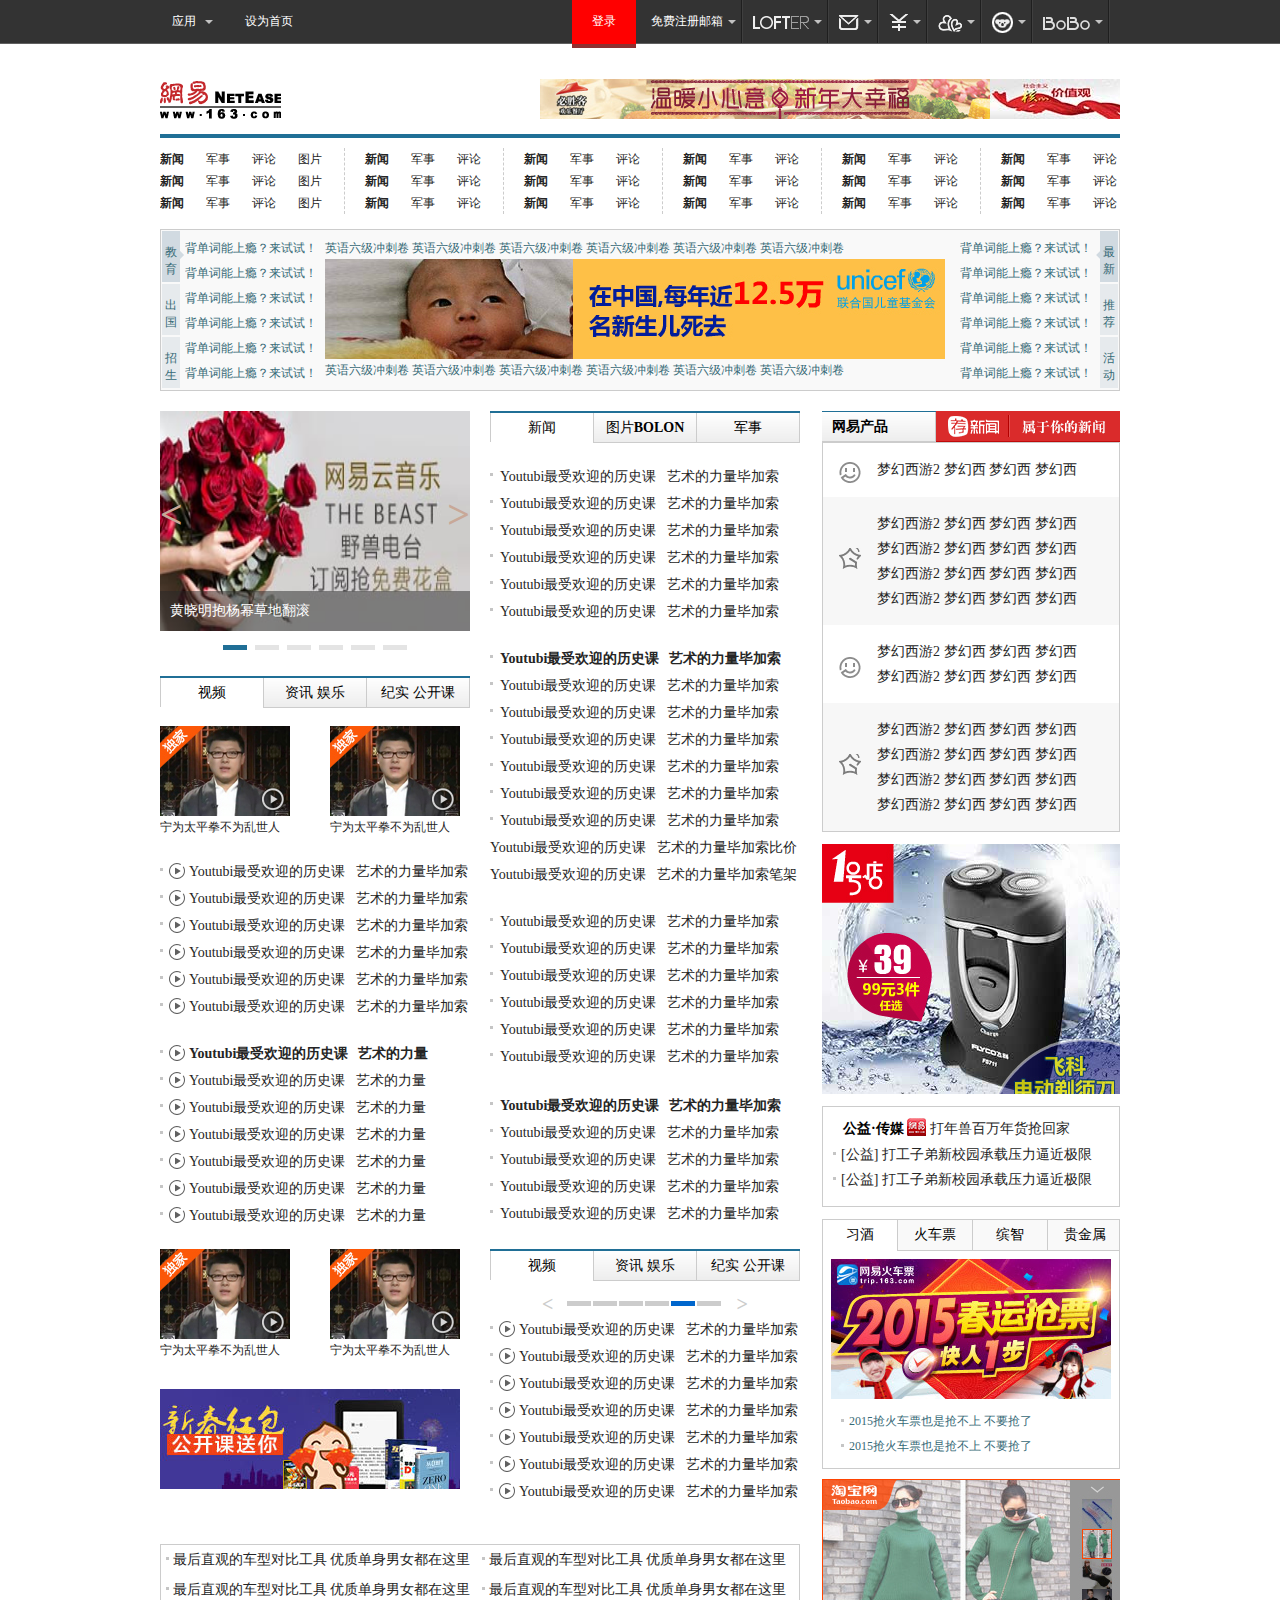
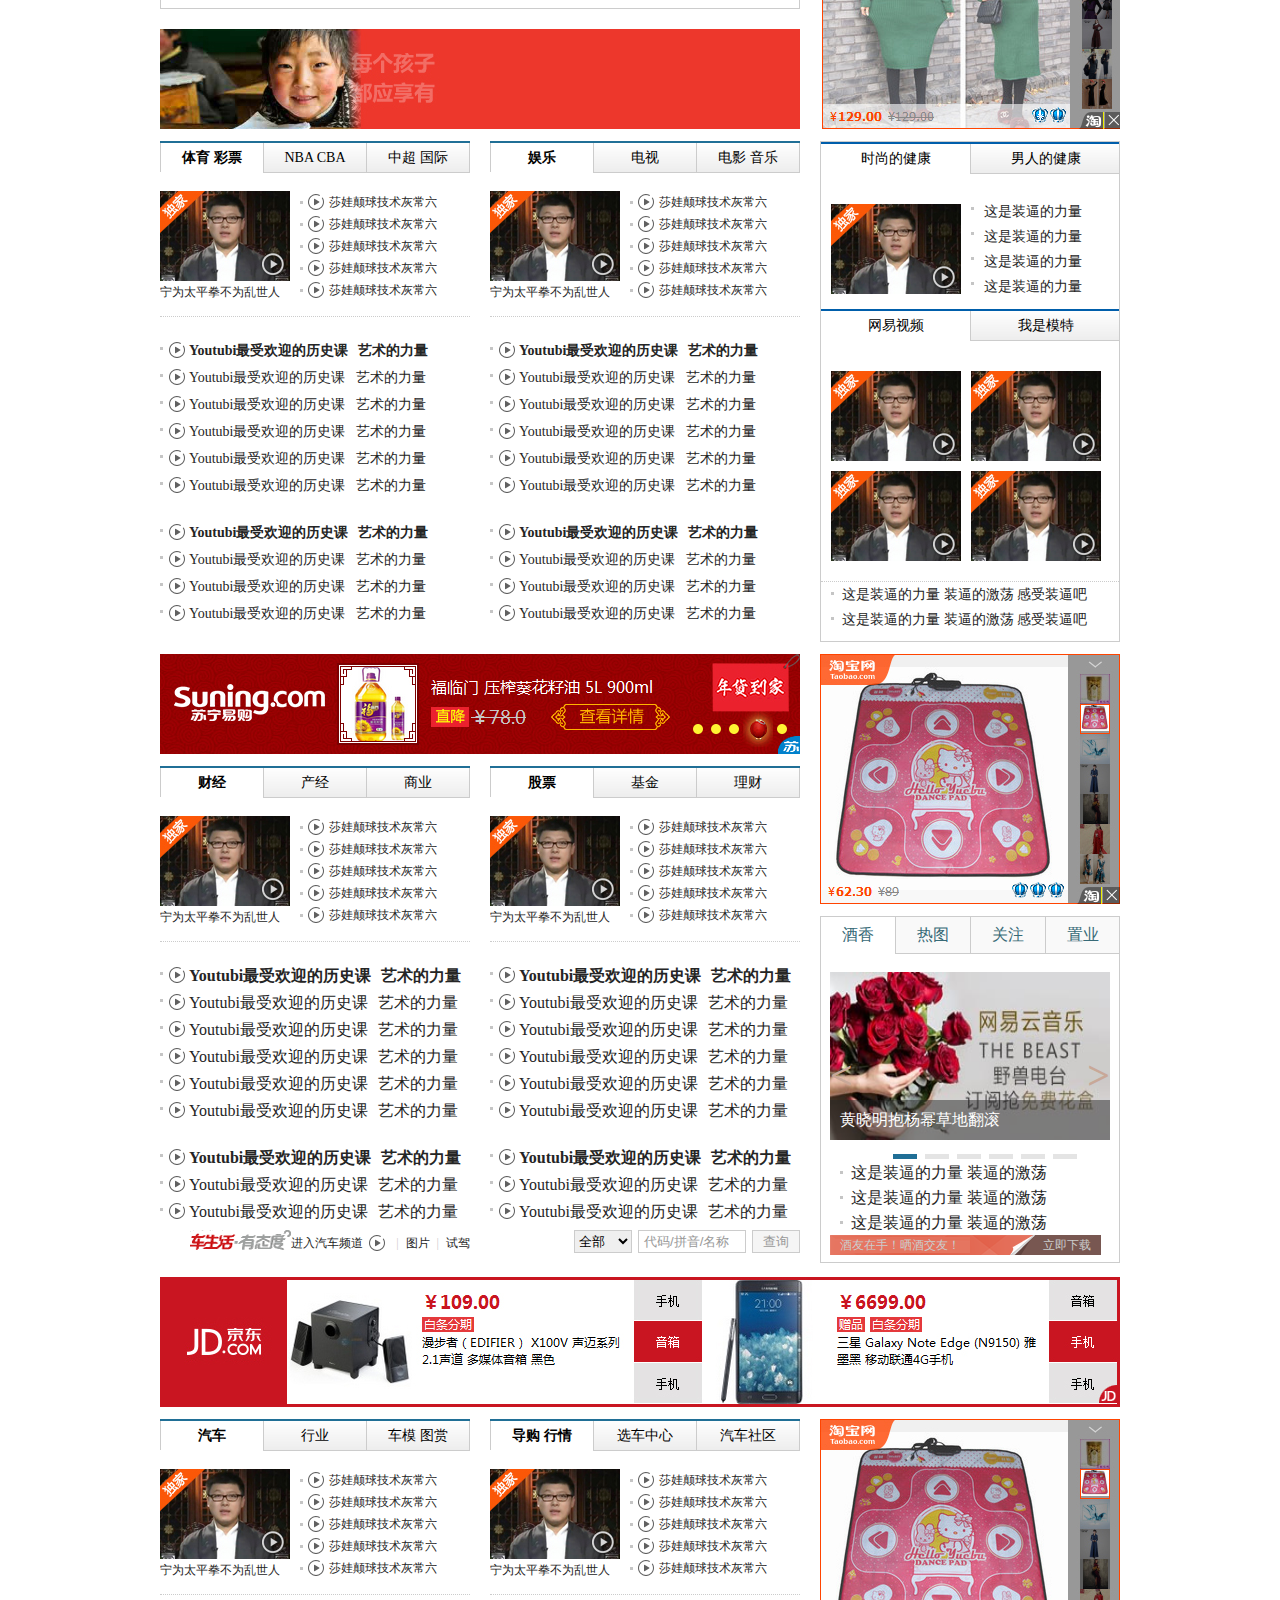
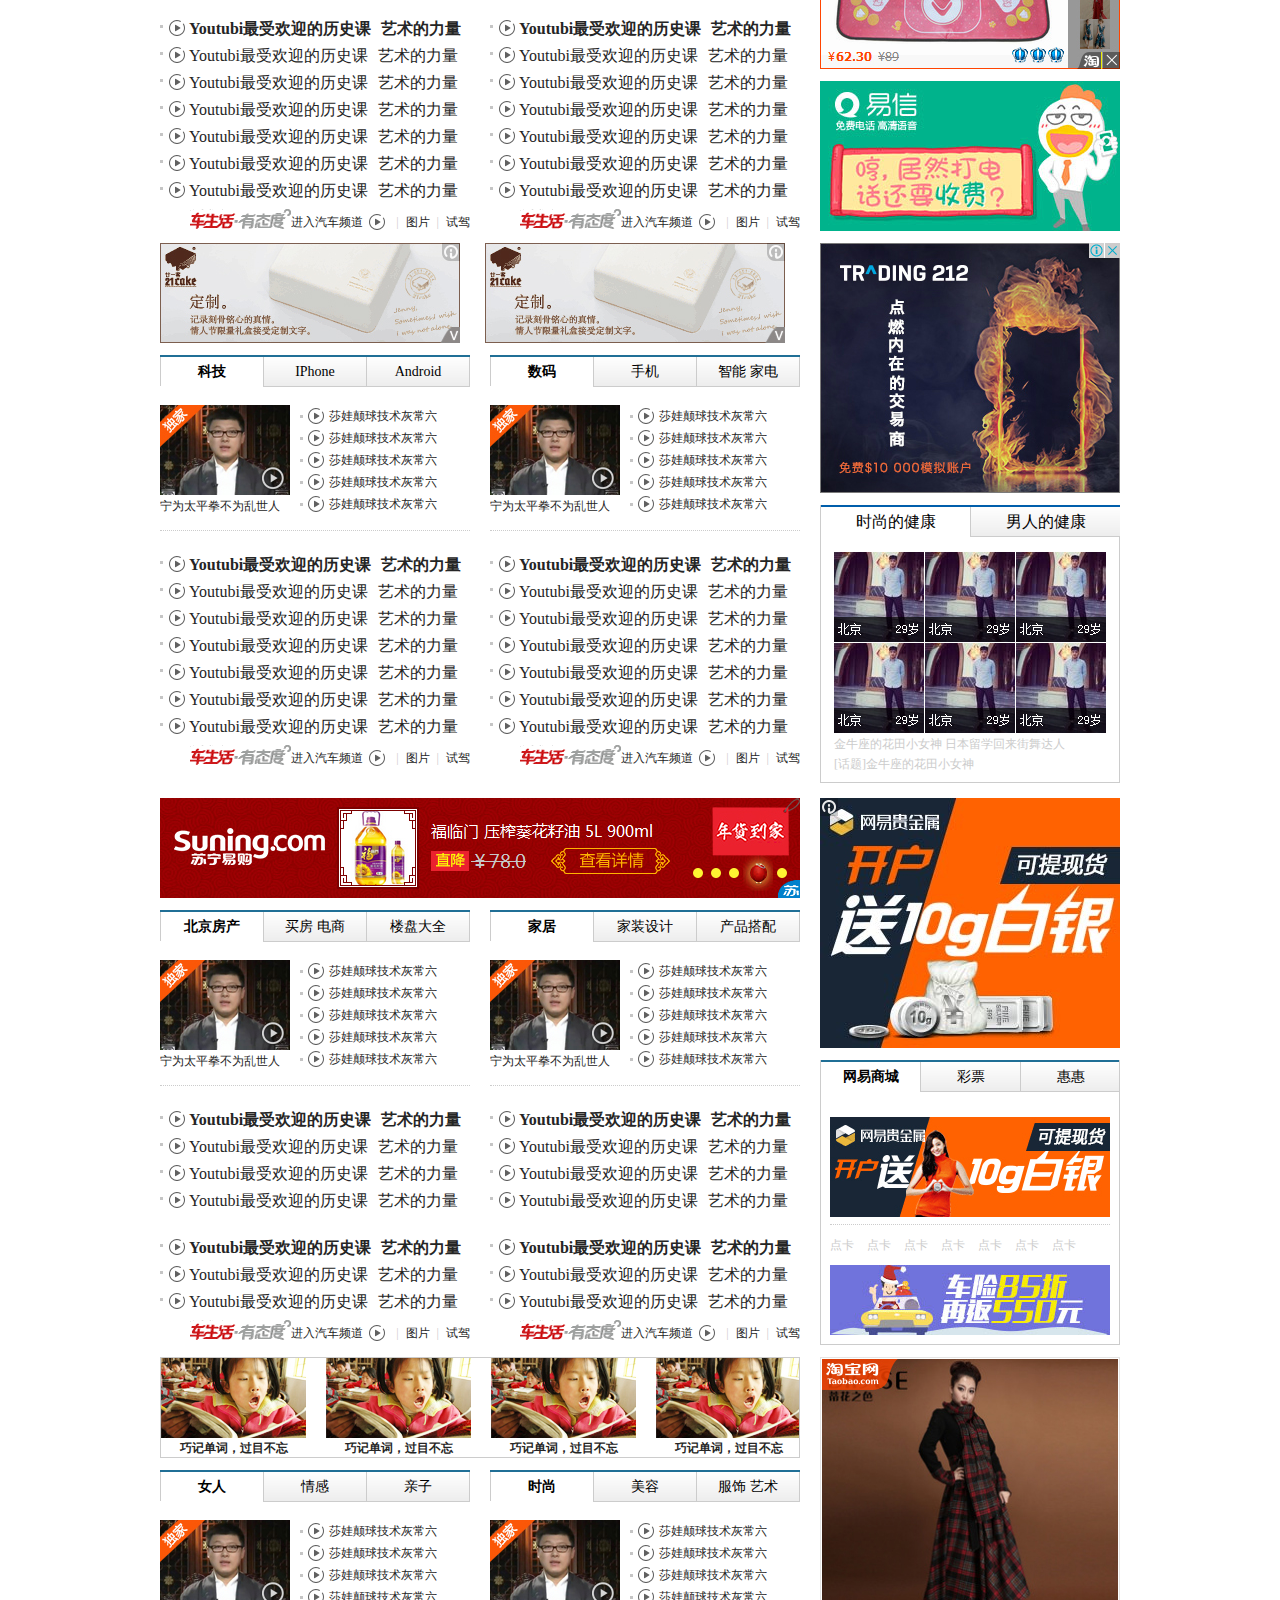
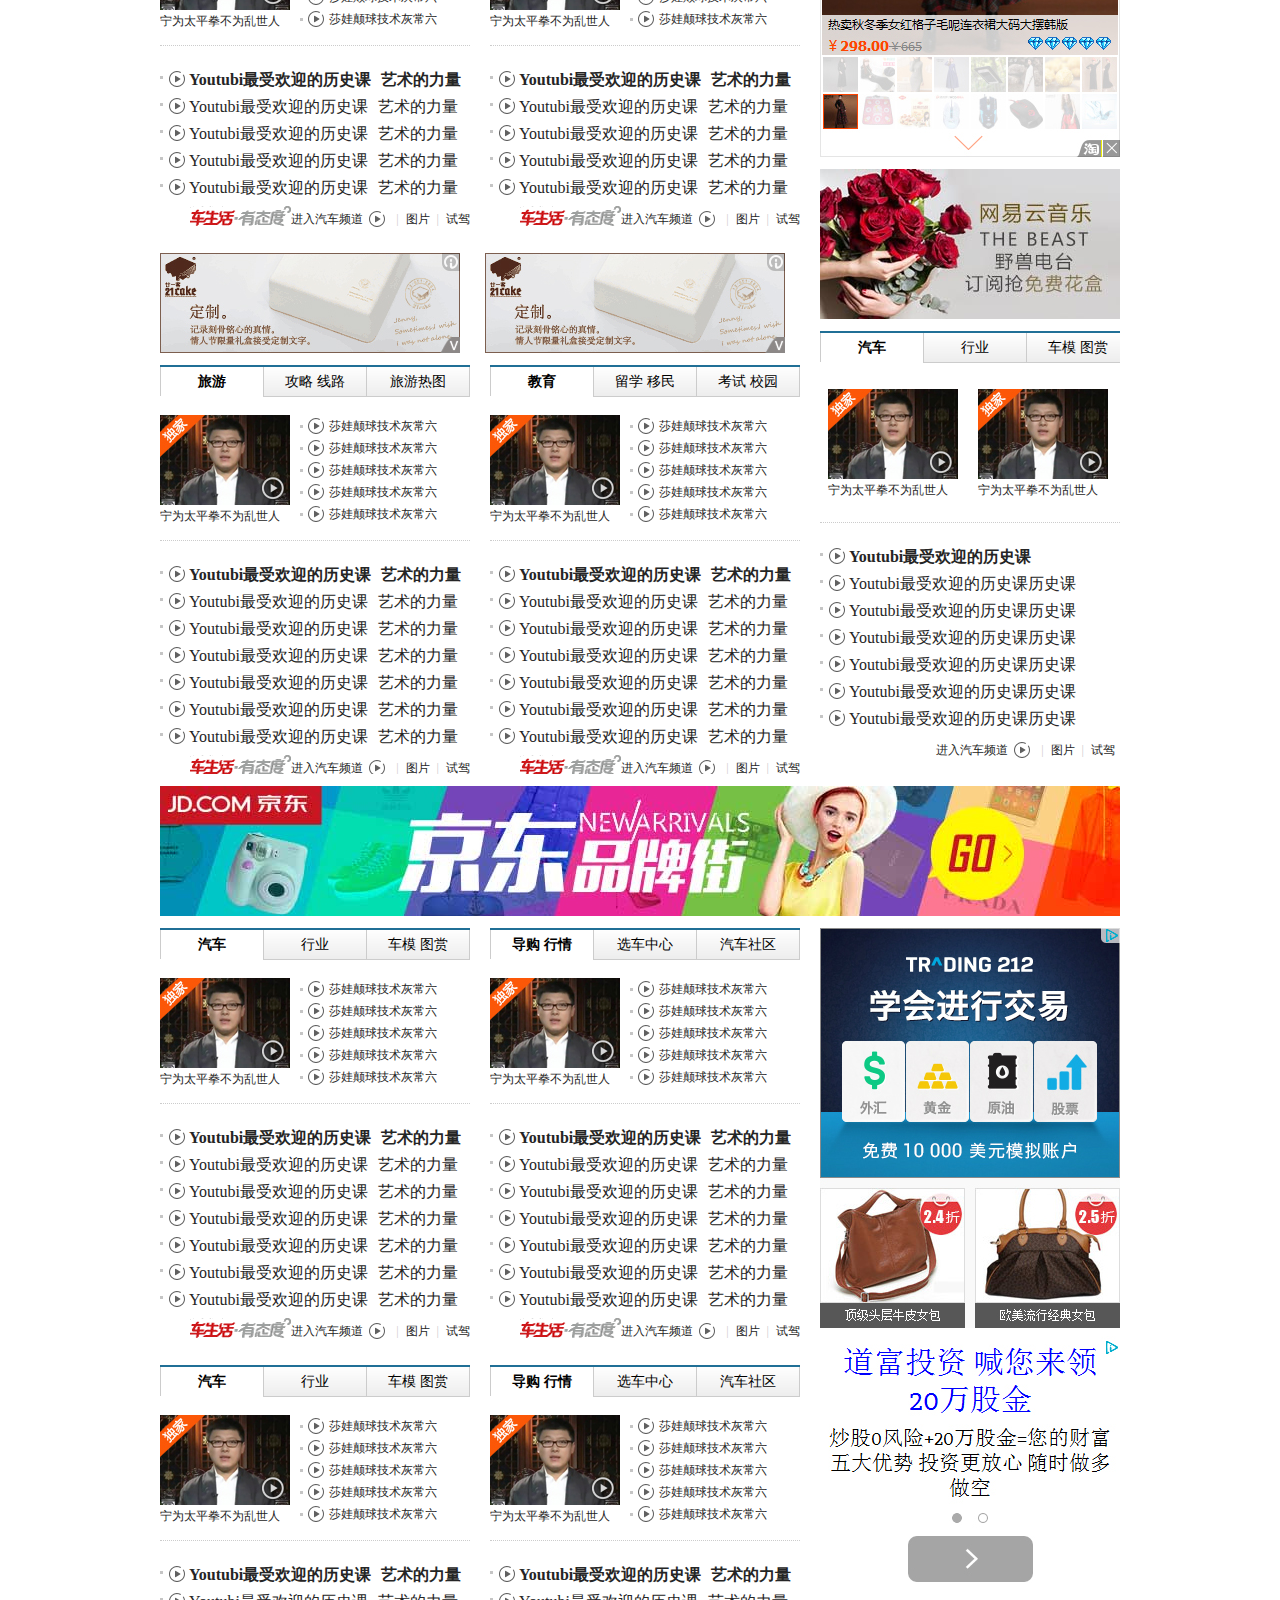
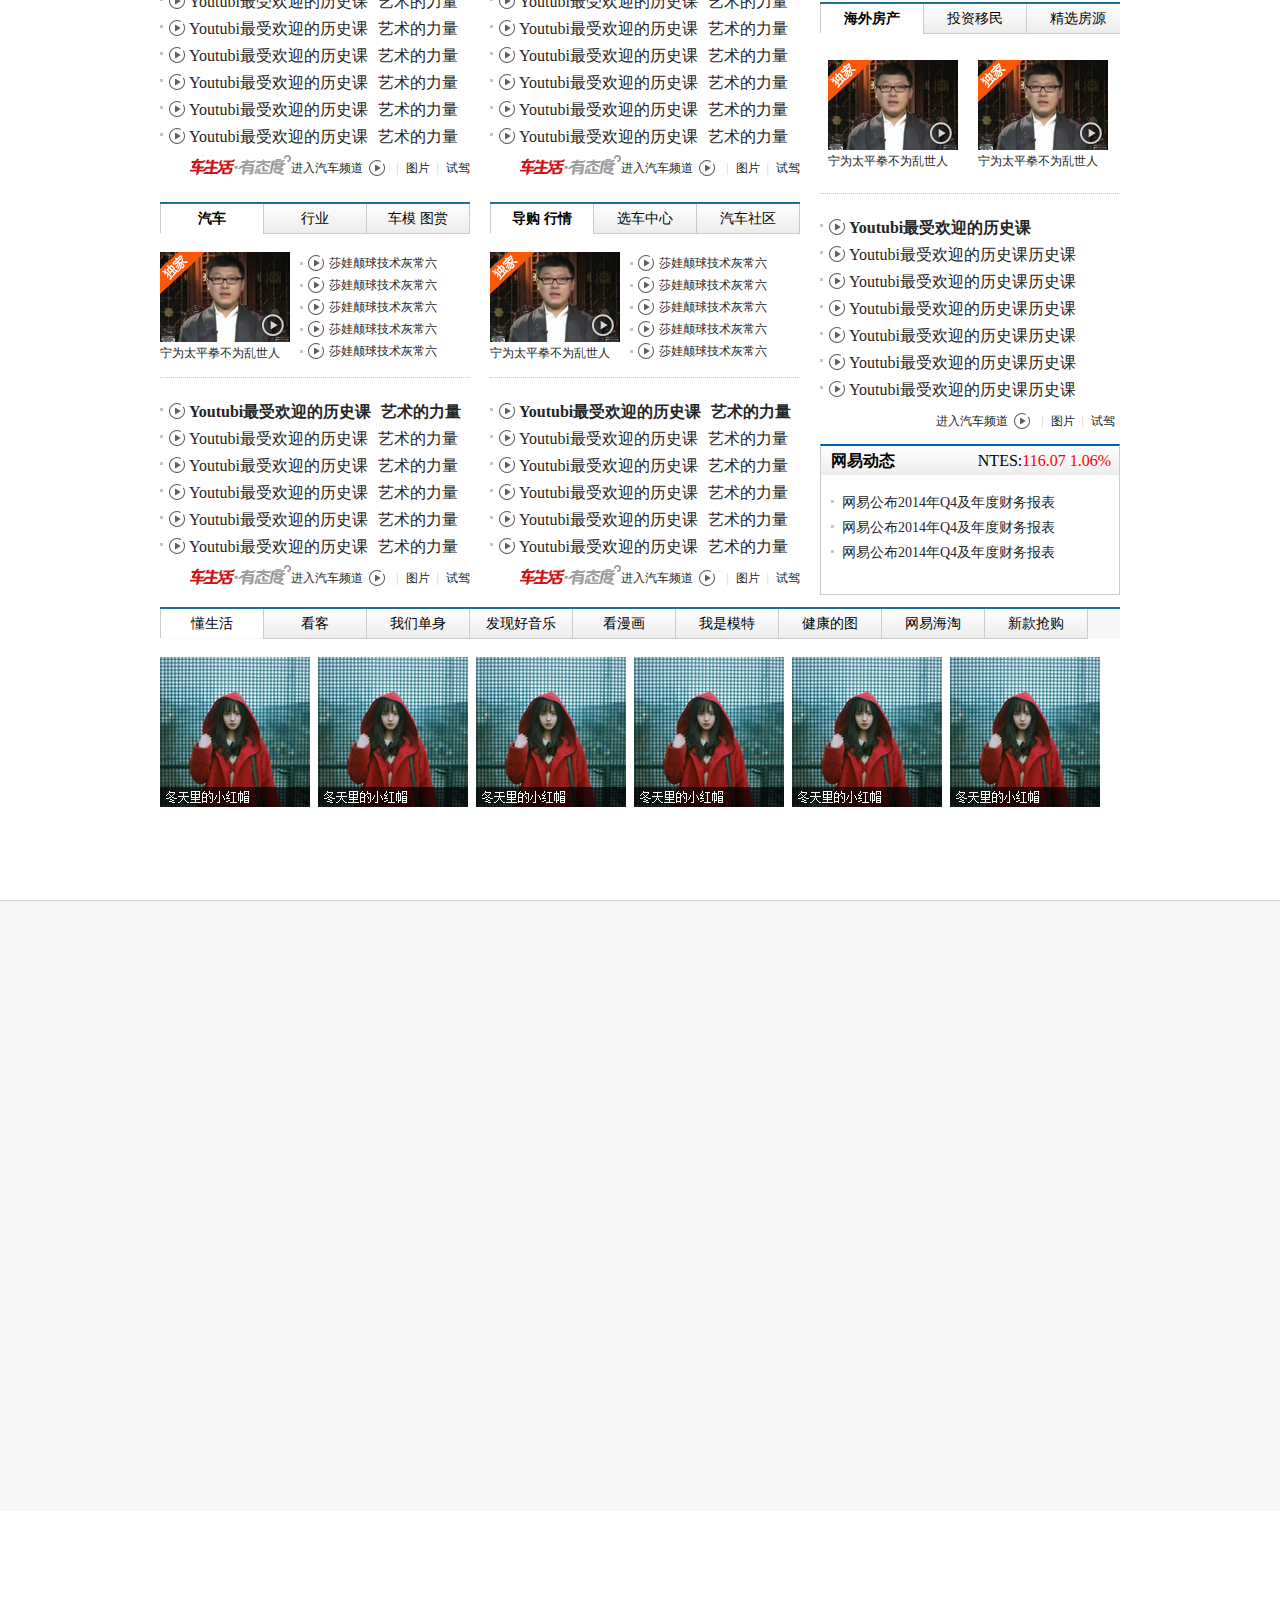
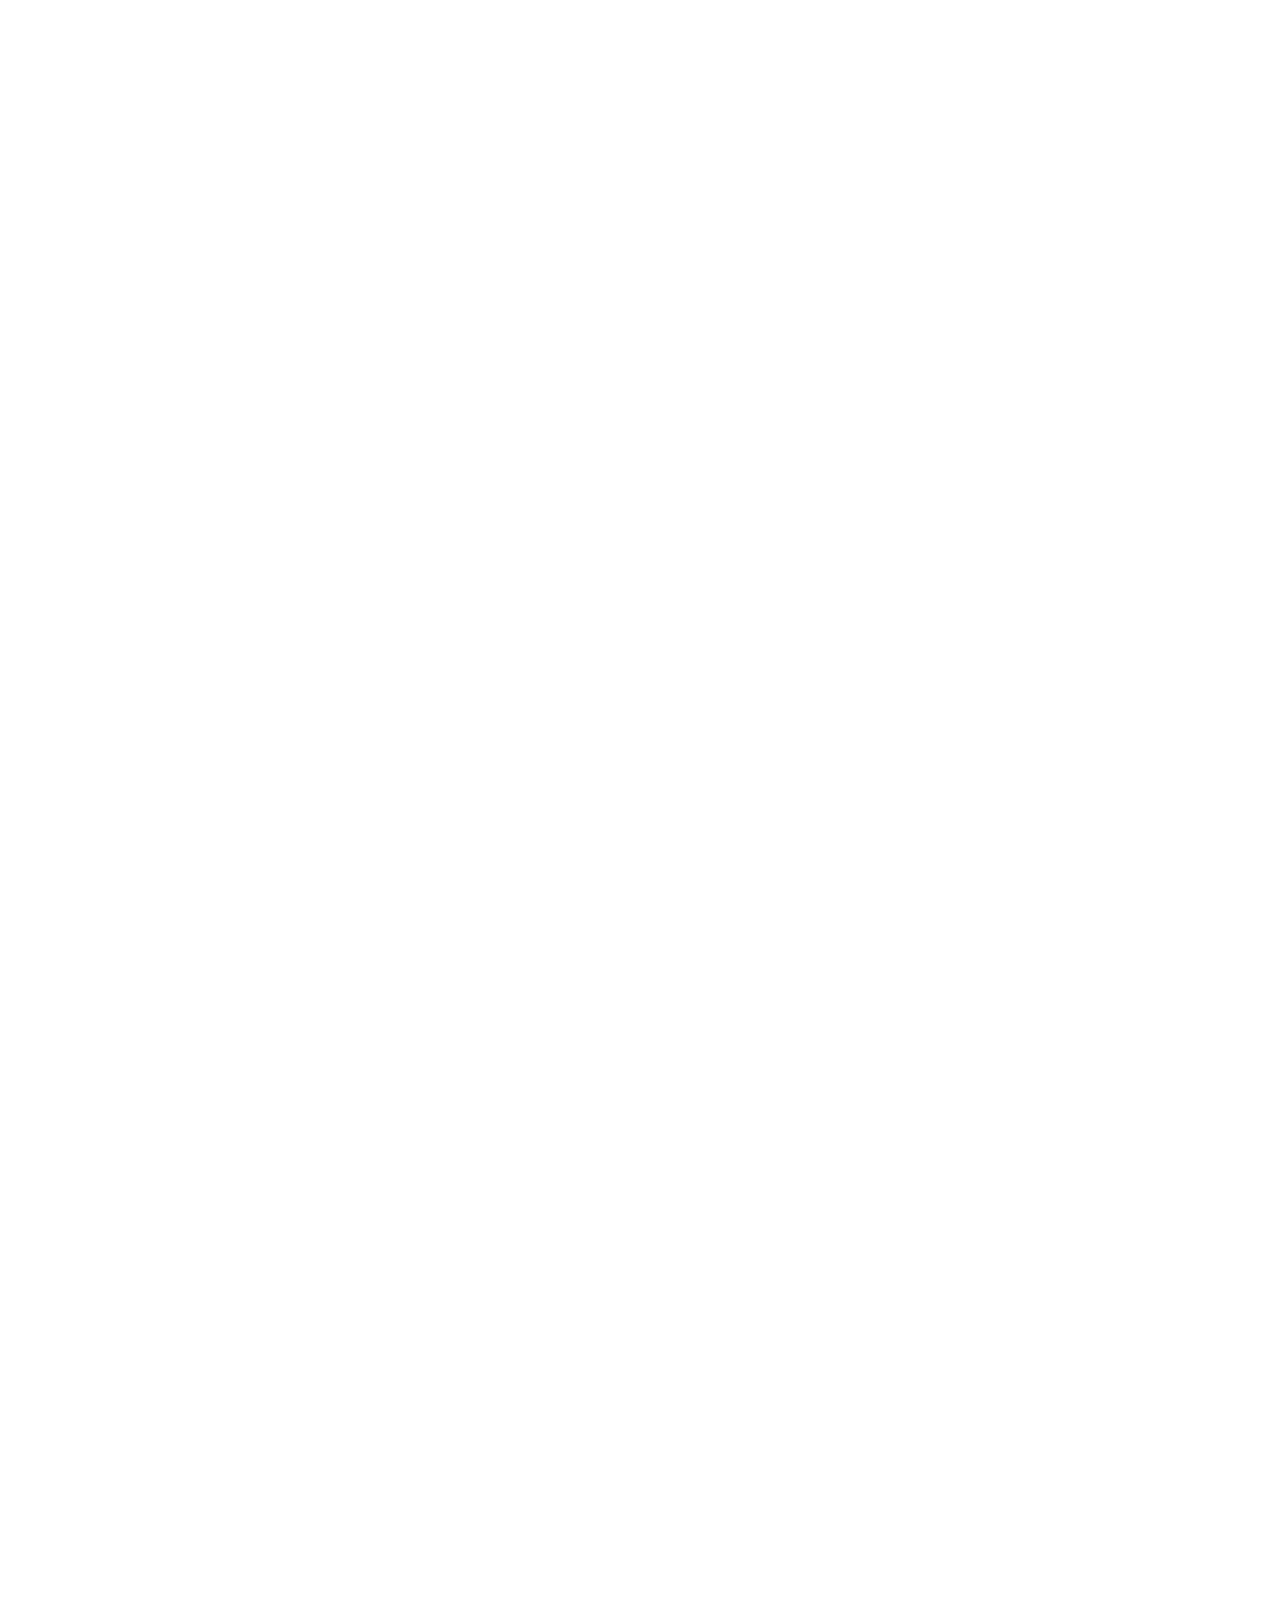
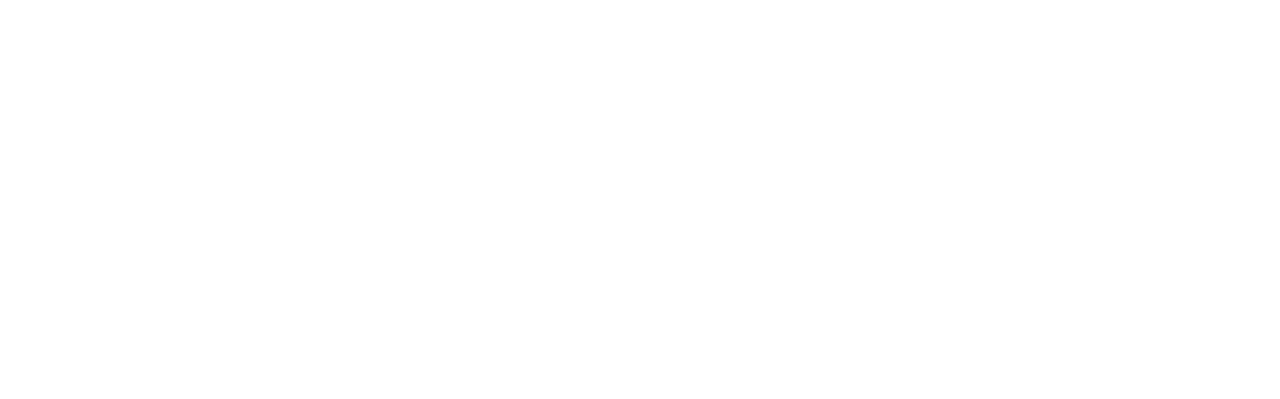
<file: Html Web/wangyi/index.html>
<!DOCTYPE html>
<html>
	<head>
		<meta charset="utf-8">
		<title>网易新闻</title>
		<link rel="stylesheet" href="css/marster.css">
		<link rel="stylesheet" href="css/type.css">
	</head>
	<body> 
		<!--头部-->
		<div class="header">
			<div class="headers font12 celarFix wrapper">
				<div class="headers_l clearFix fl">
					<a class="a1 fl" href="">应用</a>
					<span class="fl"></span>
					<a class="fl" href="">设为首页</a>
				</div>
				<div class="headers_r fr">
					<ul class="clearFix">
						<li class="fl first clearFix">
							<a href="">登录</a>
						</li>
						<li class="fl clearFix">
							<a class="fl" href="">免费注册邮箱</a>
							<span class="fl"></span>
							<b class="fl"></b>
						</li>
						<li class="fl clearFix">
							<i class="i1 fl"></i>
							<span class="fl"></span>
							<b class="fl"></b>
						</li>
						<li class="fl clearFix">
							<i class="i2 fl"></i>
							<span class="fl"></span>
							<b class="fl"></b>
						</li>
						<li class="fl clearFix">
							<i class="i3 fl"></i>
							<span class="fl"></span>
							<b class="fl"></b>
						</li>
						<li class="fl clearFix">
							<i class="i4 fl"></i>
							<span class="fl"></span>
							<b class="fl"></b>
						</li>
						<li class="fl clearFix">
							<i class="i5 fl"></i>
							<span class="fl"></span>
							<b class="fl"></b>
						</li>
						<li class="fl clearFix">
							<i class="i6 fl"></i>
							<span class="fl"></span>
							<b class="fl"></b>
						</li>
					</ul>
				</div>
			</div>
		</div>
		<!--logo-->
		<div class="logo_t clearFix wrapper">
			<span class="fl"></span>
			<a class="fr" href="">
				<img src="images/b2.jpg" alt="" />
			</a>
			<a class="fr" href="">
				<img src="images/b1.jpg" alt="" />
			</a>
		</div>
		<!--新闻分类-->
		<div class="news clearFix wrapper font12">
			<div class="news_text clearFix">
				<ul class="fl one">
					<li class="clearFix">
						<a class="fl" href=""><b>新闻</b></a>
						<a class="fl" href="">军事</a>
						<a class="fl" href="">评论</a>
						<a class="fl" href="">图片</a>
					</li>
					<li class="clearFix">
						<a class="fl" href=""><b>新闻</b></a>
						<a class="fl" href="">军事</a>
						<a class="fl" href="">评论</a>
						<a class="fl" href="">图片</a>
					</li>
					<li class="clearFix">
						<a class="fl" href=""><b>新闻</b></a>
						<a class="fl" href="">军事</a>
						<a class="fl" href="">评论</a>
						<a class="fl" href="">图片</a>
					</li>
				</ul>
				<ul class="fl">
					<li class="clearFix">
						<a class="fl" href=""><b>新闻</b></a>
						<a class="fl" href="">军事</a>
						<a class="fl" href="">评论</a>
					</li>
					<li class="clearFix">
						<a class="fl" href=""><b>新闻</b></a>
						<a class="fl" href="">军事</a>
						<a class="fl" href="">评论</a>
					</li>
					<li class="clearFix">
						<a class="fl" href=""><b>新闻</b></a>
						<a class="fl" href="">军事</a>
						<a class="fl" href="">评论</a>
					</li>
				</ul>
				<ul class="fl">
					<li class="clearFix">
						<a class="fl" href=""><b>新闻</b></a>
						<a class="fl" href="">军事</a>
						<a class="fl" href="">评论</a>
					</li>
					<li class="clearFix">
						<a class="fl" href=""><b>新闻</b></a>
						<a class="fl" href="">军事</a>
						<a class="fl" href="">评论</a>
					</li>
					<li class="clearFix">
						<a class="fl" href=""><b>新闻</b></a>
						<a class="fl" href="">军事</a>
						<a class="fl" href="">评论</a>
					</li>
				</ul>
				<ul class="fl">
					<li class="clearFix">
						<a class="fl" href=""><b>新闻</b></a>
						<a class="fl" href="">军事</a>
						<a class="fl" href="">评论</a>
					</li>
					<li class="clearFix">
						<a class="fl" href=""><b>新闻</b></a>
						<a class="fl" href="">军事</a>
						<a class="fl" href="">评论</a>
					</li>
					<li class="clearFix">
						<a class="fl" href=""><b>新闻</b></a>
						<a class="fl" href="">军事</a>
						<a class="fl" href="">评论</a>
					</li>
				</ul>
				<ul class="fl">
					<li class="clearFix">
						<a class="fl" href=""><b>新闻</b></a>
						<a class="fl" href="">军事</a>
						<a class="fl" href="">评论</a>
					</li>
					<li class="clearFix">
						<a class="fl" href=""><b>新闻</b></a>
						<a class="fl" href="">军事</a>
						<a class="fl" href="">评论</a>
					</li>
					<li class="clearFix">
						<a class="fl" href=""><b>新闻</b></a>
						<a class="fl" href="">军事</a>
						<a class="fl" href="">评论</a>
					</li>
				</ul>
				<ul class="fl">
					<li class="clearFix">
						<a class="fl" href=""><b>新闻</b></a>
						<a class="fl" href="">军事</a>
						<a class="fl" href="">评论</a>
					</li>
					<li class="clearFix">
						<a class="fl" href=""><b>新闻</b></a>
						<a class="fl" href="">军事</a>
						<a class="fl" href="">评论</a>
					</li>
					<li class="clearFix">
						<a class="fl" href=""><b>新闻</b></a>
						<a class="fl" href="">军事</a>
						<a class="fl" href="">评论</a>
					</li>
				</ul>
			</div>
		</div>
		<!--新闻资讯-->
		<div class="message wrapper clearFix">
			<div class="message_l fl clearFix">
				<div class="message_ll fl clearFix">
					<span class="fl active">
						教育<i></i>
					</span>
					<span class="fl">
						出国<i></i>
					</span>
					<span class="fl">
						招生<i></i>
					</span>
				</div>
				<ul class="fl">
					<li>
						<a href="">
							背单词能上瘾？来试试！
						</a>
					</li>
					<li>
						<a href="">
							背单词能上瘾？来试试！
						</a>
					</li>
					<li>
						<a href="">
							背单词能上瘾？来试试！
						</a>
					</li>
					<li>
						<a href="">
							背单词能上瘾？来试试！
						</a>
					</li>
					<li>
						<a href="">
							背单词能上瘾？来试试！
						</a>
					</li>
					<li>
						<a href="">
							背单词能上瘾？来试试！
						</a>
					</li>
				</ul>
			</div>
			<div class="message_c fl">
				<div class="message_ct">
					<a href="">英语六级冲刺卷</a>
					<a href="">英语六级冲刺卷</a>
					<a href="">英语六级冲刺卷</a>
					<a href="">英语六级冲刺卷</a>
					<a href="">英语六级冲刺卷</a>
					<a href="">英语六级冲刺卷</a>
				</div>
				<div class="message_cc">
					<a href="">
						<img src="images/b3.jpg" alt="" />
					</a>
				</div>
				<div class="message_cb">
					<a href="">英语六级冲刺卷</a>
					<a href="">英语六级冲刺卷</a>
					<a href="">英语六级冲刺卷</a>
					<a href="">英语六级冲刺卷</a>
					<a href="">英语六级冲刺卷</a>
					<a href="">英语六级冲刺卷</a>
				</div>
			</div>
			<div class="message_r fr clearFix">
				<div class="message_ll fr clearFix">
					<span class="fl active">
						最新<i></i>
					</span>
					<span class="fl">
						推荐<i></i>
					</span>
					<span class="fl">
						活动<i></i>
					</span>
				</div>
				<ul class="fr">
					<li>
						<a href="">
							背单词能上瘾？来试试！
						</a>
					</li>
					<li>
						<a href="">
							背单词能上瘾？来试试！
						</a>
					</li>
					<li>
						<a href="">
							背单词能上瘾？来试试！
						</a>
					</li>
					<li>
						<a href="">
							背单词能上瘾？来试试！
						</a>
					</li>
					<li>
						<a href="">
							背单词能上瘾？来试试！
						</a>
					</li>
					<li>
						<a href="">
							背单词能上瘾？来试试！
						</a>
					</li>
				</ul>
			</div>	
		</div>
		<!--新闻内容-->
		<div class="menu clearFix wrapper">
			<!--左侧两列-->
			<div class="menu_l_two fl">
				<!--左侧上部分-->
				<div class="menu_l_twot clearFix">
					<!--左侧部分 黄晓明草地翻滚-->
					<div class="menu_l fl">
						<!--图按钮部分-->
						<div class="menu_lt">
							<div class="menu_ltt clearFix">
								<a href="">
									<img src="images/b4.jpg" alt="" />
								</a>
								<span class="left">&lt;</span>
								<span class="right">&gt;</span>
								<div class="menu_lttbg">
									黄晓明抱杨幂草地翻滚
								</div>
							</div>
							<div class="menu_ltb clearFix">
								<span class="active"></span>
								<span></span>
								<span></span>
								<span></span>
								<span></span>
								<span></span>
							</div>
						</div>
						<!--官员嗑瓜子什么的-->
						<div class="menu_lc">
							<div class="menu_lct">
								<div class="menu_lctt">
									<ul class="clearFix">
										<li class="fl active">
											视频
										</li>
										<li class="fl">
											资讯 娱乐
										</li>
										<li class="fl">
											纪实 公开课
										</li>
									</ul>
								</div>
								<div class="menu_lctb">
									<ul class="clearFix one">
										<li class="fl">
											<a href="">
												<img src="images/b5.jpg" alt="" />
											</a>
											<p><a href="">宁为太平拳不为乱世人</a></p>
										</li>
										<li class="fl">
											<a href="">
												<img src="images/b5.jpg" alt="" />
											</a>
											<p><a href="">宁为太平拳不为乱世人</a></p>
										</li>
									</ul>
								</div>
							</div>
							<div class="menu_lcb">
								<ul>
									<li class="clearFix">
										<b class="fl"></b>
										<i class="fl"></i>
										<a class="fl a1" href="">Youtubi最受欢迎的历史课</a>
										<a class="fl" href="">艺术的力量毕加索</a>
									</li>
									<li class="clearFix">
										<b class="fl"></b>
										<i class="fl"></i>
										<a class="fl a1" href="">Youtubi最受欢迎的历史课</a>
										<a class="fl" href="">艺术的力量毕加索</a>
									</li>
									<li class="clearFix">
										<b class="fl"></b>
										<i class="fl"></i>
										<a class="fl a1" href="">Youtubi最受欢迎的历史课</a>
										<a class="fl" href="">艺术的力量毕加索</a>
									</li>
									<li class="clearFix">
										<b class="fl"></b>
										<i class="fl"></i>
										<a class="fl a1" href="">Youtubi最受欢迎的历史课</a>
										<a class="fl" href="">艺术的力量毕加索</a>
									</li>
									<li class="clearFix">
										<b class="fl"></b>
										<i class="fl"></i>
										<a class="fl a1" href="">Youtubi最受欢迎的历史课</a>
										<a class="fl" href="">艺术的力量毕加索</a>
									</li>
									<li class="clearFix">
										<b class="fl"></b>
										<i class="fl"></i>
										<a class="fl a1" href="">Youtubi最受欢迎的历史课</a>
										<a class="fl" href="">艺术的力量毕加索</a>
									</li>
								</ul>
								<ul>
									<li class="clearFix">
										<b class="fl"></b>
										<i class="fl"></i>
										<a class="fl a1" href=""><strong>Youtubi最受欢迎的历史课</strong></a>
										<a class="fl" href=""><strong>艺术的力量</strong></a>
									</li>
									<li class="clearFix">
										<b class="fl"></b>
										<i class="fl"></i>
										<a class="fl a1" href="">Youtubi最受欢迎的历史课</a>
										<a class="fl" href="">艺术的力量</a>
									</li>
									<li class="clearFix">
										<b class="fl"></b>
										<i class="fl"></i>
										<a class="fl a1" href="">Youtubi最受欢迎的历史课</a>
										<a class="fl" href="">艺术的力量</a>
									</li>
									<li class="clearFix">
										<b class="fl"></b>
										<i class="fl"></i>
										<a class="fl a1" href="">Youtubi最受欢迎的历史课</a>
										<a class="fl" href="">艺术的力量</a>
									</li>
									<li class="clearFix">
										<b class="fl"></b>
										<i class="fl"></i>
										<a class="fl a1" href="">Youtubi最受欢迎的历史课</a>
										<a class="fl" href="">艺术的力量</a>
									</li>
									<li class="clearFix">
										<b class="fl"></b>
										<i class="fl"></i>
										<a class="fl a1" href="">Youtubi最受欢迎的历史课</a>
										<a class="fl" href="">艺术的力量</a>
									</li>
									<li class="clearFix">
										<b class="fl"></b>
										<i class="fl"></i>
										<a class="fl a1" href="">Youtubi最受欢迎的历史课</a>
										<a class="fl" href="">艺术的力量</a>
									</li>
								</ul>
							</div>
							<div class="menu_lct">
								<div class="menu_lctb">
									<ul class="clearFix one">
										<li class="fl">
											<a href="">
												<img src="images/b5.jpg" alt="" />
											</a>
											<p><a href="">宁为太平拳不为乱世人</a></p>
										</li>
										<li class="fl">
											<a href="">
												<img src="images/b5.jpg" alt="" />
											</a>
											<p><a href="">宁为太平拳不为乱世人</a></p>
										</li>
									</ul>
								</div>
							</div>
						</div>
						<div class="menu_lb">
							<a href="">
								<img src="images/b6.jpg" alt="" />
							</a>
						</div>
					</div>
					<!--中间部分 习近平夫妇获得两批蒙古马-->
					<div class="menu_c fl">
						<!--中间部分文字新闻-->
						<div class="menu_lct">
							<!--中间部分按钮-->
							<div class="menu_lctt">
								<ul class="clearFix">
									<li class="fl active">
										新闻
									</li>
									<li class="fl">
										图片<strong>BOLON</strong>
									</li>
									<li class="fl">
										军事
									</li>
								</ul>
							</div>
							<!--中间部分选项卡-->
							<div class="menu_cx">
								<div class="menu_cxk">
									<div class="menu_lcb">
										<ul>
											<li class="clearFix">
												<b class="fl"></b>
												<a class="fl a1" href="">Youtubi最受欢迎的历史课</a>
												<a class="fl" href="">艺术的力量毕加索</a>
											</li>
											<li class="clearFix">
												<b class="fl"></b>
												<a class="fl a1" href="">Youtubi最受欢迎的历史课</a>
												<a class="fl" href="">艺术的力量毕加索</a>
											</li>
											<li class="clearFix">
												<b class="fl"></b>
												<a class="fl a1" href="">Youtubi最受欢迎的历史课</a>
												<a class="fl" href="">艺术的力量毕加索</a>
											</li>
											<li class="clearFix">
												<b class="fl"></b>
												<a class="fl a1" href="">Youtubi最受欢迎的历史课</a>
												<a class="fl" href="">艺术的力量毕加索</a>
											</li>
											<li class="clearFix">
												<b class="fl"></b>
												<a class="fl a1" href="">Youtubi最受欢迎的历史课</a>
												<a class="fl" href="">艺术的力量毕加索</a>
											</li>
											<li class="clearFix">
												<b class="fl"></b>
												<a class="fl a1" href="">Youtubi最受欢迎的历史课</a>
												<a class="fl" href="">艺术的力量毕加索</a>
											</li>
										</ul>
										<ul>
											<li class="clearFix">
												<b class="fl"></b>
												<a class="fl a1" href=""><strong>Youtubi最受欢迎的历史课</strong></a>
												<a class="fl" href=""><strong>艺术的力量毕加索</strong></a>
											</li>
											<li class="clearFix">
												<b class="fl"></b>
												<a class="fl a1" href="">Youtubi最受欢迎的历史课</a>
												<a class="fl" href="">艺术的力量毕加索</a>
											</li>
											<li class="clearFix">
												<b class="fl"></b>
												<a class="fl a1" href="">Youtubi最受欢迎的历史课</a>
												<a class="fl" href="">艺术的力量毕加索</a>
											</li>
											<li class="clearFix">
												<b class="fl"></b>
												<a class="fl a1" href="">Youtubi最受欢迎的历史课</a>
												<a class="fl" href="">艺术的力量毕加索</a>
											</li>
											<li class="clearFix">
												<b class="fl"></b>
												<a class="fl a1" href="">Youtubi最受欢迎的历史课</a>
												<a class="fl" href="">艺术的力量毕加索</a>
											</li>
											<li class="clearFix">
												<b class="fl"></b>
												<a class="fl a1" href="">Youtubi最受欢迎的历史课</a>
												<a class="fl" href="">艺术的力量毕加索</a>
											</li>
											<li class="clearFix">
												<b class="fl"></b>
												<a class="fl a1" href="">Youtubi最受欢迎的历史课</a>
												<a class="fl" href="">艺术的力量毕加索</a>
											</li>
											<li class="clearFix">
												<a class="fl a1" href="">Youtubi最受欢迎的历史课</a>
												<a class="fl" href="">艺术的力量毕加索比价</a>
											</li>
											<li class="clearFix">
												<a class="fl a1" href="">Youtubi最受欢迎的历史课</a>
												<a class="fl" href="">艺术的力量毕加索笔架</a>
											</li>
										</ul>
										<ul>
											<li class="clearFix">
												<b class="fl"></b>
												<a class="fl a1" href="">Youtubi最受欢迎的历史课</a>
												<a class="fl" href="">艺术的力量毕加索</a>
											</li>
											<li class="clearFix">
												<b class="fl"></b>
												<a class="fl a1" href="">Youtubi最受欢迎的历史课</a>
												<a class="fl" href="">艺术的力量毕加索</a>
											</li>
											<li class="clearFix">
												<b class="fl"></b>
												<a class="fl a1" href="">Youtubi最受欢迎的历史课</a>
												<a class="fl" href="">艺术的力量毕加索</a>
											</li>
											<li class="clearFix">
												<b class="fl"></b>
												<a class="fl a1" href="">Youtubi最受欢迎的历史课</a>
												<a class="fl" href="">艺术的力量毕加索</a>
											</li>
											<li class="clearFix">
												<b class="fl"></b>
												<a class="fl a1" href="">Youtubi最受欢迎的历史课</a>
												<a class="fl" href="">艺术的力量毕加索</a>
											</li>
											<li class="clearFix">
												<b class="fl"></b>
												<a class="fl a1" href="">Youtubi最受欢迎的历史课</a>
												<a class="fl" href="">艺术的力量毕加索</a>
											</li>
										</ul>
										<ul class="revise">
											<li class="clearFix">
												<b class="fl"></b>
												<a class="fl a1" href=""><strong>Youtubi最受欢迎的历史课</strong></a>
												<a class="fl" href=""><strong>艺术的力量毕加索</strong></a>
											</li>
											<li class="clearFix">
												<b class="fl"></b>
												<a class="fl a1" href="">Youtubi最受欢迎的历史课</a>
												<a class="fl" href="">艺术的力量毕加索</a>
											</li>
											<li class="clearFix">
												<b class="fl"></b>
												<a class="fl a1" href="">Youtubi最受欢迎的历史课</a>
												<a class="fl" href="">艺术的力量毕加索</a>
											</li>
											<li class="clearFix">
												<b class="fl"></b>
												<a class="fl a1" href="">Youtubi最受欢迎的历史课</a>
												<a class="fl" href="">艺术的力量毕加索</a>
											</li>
											<li class="clearFix">
												<b class="fl"></b>
												<a class="fl a1" href="">Youtubi最受欢迎的历史课</a>
												<a class="fl" href="">艺术的力量毕加索</a>
											</li>
											
										</ul>
									</div>
								</div>
							</div>
						</div>
						<div class="menu_cb">
							<div class="menu_lctt">
								<ul class="clearFix">
									<li class="fl active">
										视频
									</li>
									<li class="fl">
										资讯 娱乐
									</li>
									<li class="fl">
										纪实 公开课
									</li>
								</ul>
							</div>
							<div class="menu_cbbtn clearFix">
								<span class="fl left">&lt;</span>
								<div class="fl menu_cbbtnc clearFix">
									<span></span>
									<span></span>
									<span></span>
									<span></span>
									<span class="active"></span>
									<span></span>
								</div>
								<span class="fl right"> &gt;</span>
							</div>
							<div class="menu_lcb">
								<ul>
									<li class="clearFix">
										<b class="fl"></b>
										<i class="fl"></i>
										<a class="fl a1" href="">Youtubi最受欢迎的历史课</a>
										<a class="fl" href="">艺术的力量毕加索</a>
									</li>
									<li class="clearFix">
										<b class="fl"></b>
										<i class="fl"></i>
										<a class="fl a1" href="">Youtubi最受欢迎的历史课</a>
										<a class="fl" href="">艺术的力量毕加索</a>
									</li>
									<li class="clearFix">
										<b class="fl"></b>
										<i class="fl"></i>
										<a class="fl a1" href="">Youtubi最受欢迎的历史课</a>
										<a class="fl" href="">艺术的力量毕加索</a>
									</li>
									<li class="clearFix">
										<b class="fl"></b>
										<i class="fl"></i>
										<a class="fl a1" href="">Youtubi最受欢迎的历史课</a>
										<a class="fl" href="">艺术的力量毕加索</a>
									</li>
									<li class="clearFix">
										<b class="fl"></b>
										<i class="fl"></i>
										<a class="fl a1" href="">Youtubi最受欢迎的历史课</a>
										<a class="fl" href="">艺术的力量毕加索</a>
									</li>
									<li class="clearFix">
										<b class="fl"></b>
										<i class="fl"></i>
										<a class="fl a1" href="">Youtubi最受欢迎的历史课</a>
										<a class="fl" href="">艺术的力量毕加索</a>
									</li>
									<li class="clearFix">
										<b class="fl"></b>
										<i class="fl"></i>
										<a class="fl a1" href="">Youtubi最受欢迎的历史课</a>
										<a class="fl" href="">艺术的力量毕加索</a>
									</li>
								</ul>
							</div>
						</div>
					</div>
				</div>
				<!--左侧下部分-->
				<div class="menu_l_twob">
					<div class="menu_l_twobt">
						<ul class="celarFix">
							<li class="fl">
								<i></i>
								<a href="">
									最后直观的车型对比工具
								</a>
								<a href="">
									优质单身男女都在这里
								</a>
							</li>
							<li class="fl">
								<i></i>
								<a href="">
									最后直观的车型对比工具
								</a>
								<a href="">
									优质单身男女都在这里
								</a>
							</li>
							<li class="fl">
								<i></i>
								<a href="">
									最后直观的车型对比工具
								</a>
								<a href="">
									优质单身男女都在这里
								</a>
							</li>
							<li class="fl">
								<i></i>
								<a href="">
									最后直观的车型对比工具
								</a>
								<a href="">
									优质单身男女都在这里
								</a>
							</li>
						</ul>
					</div>
					<div class="menu_l_twobb">
						<a href="">
							<img src="images/b7.jpg" alt="" />
						</a>
					</div>
				</div>
			</div>
			<!--右侧部分 一列 网易产品-->
			<div class="menu_r fl">
				<div class="menu_rone">
					<div class="menu_lctt">
						<ul class="clearFix">
							<li class="fl">
								<b>网易产品</b>
							</li>
							<li class="fl active">
								图片<strong>BOLON</strong>
							</li>
							<li class="fl">
								军事
							</li>
						</ul>
						<i></i>
					</div>
					<div class="menu_roneb">
						<ul>
							<li class="clearFix li_1">
								<i class="fl"></i>
								<div class="menu_ronebtext fl">
									<p>
										<a href="">梦幻西游2</a>
										<a href="">梦幻西</a>
										<a href="">梦幻西</a>
										<a href="">梦幻西</a>
									</p>
								</div>
							</li>
							<li class="clearFix li_2">
								<i class="fl"></i>
								<div class="menu_ronebtext fl">
									<p>
										<a href="">梦幻西游2</a>
										<a href="">梦幻西</a>
										<a href="">梦幻西</a>
										<a href="">梦幻西</a>
									</p>
									<p>
										<a href="">梦幻西游2</a>
										<a href="">梦幻西</a>
										<a href="">梦幻西</a>
										<a href="">梦幻西</a>
									</p>
									<p>
										<a href="">梦幻西游2</a>
										<a href="">梦幻西</a>
										<a href="">梦幻西</a>
										<a href="">梦幻西</a>
									</p>
									<p>
										<a href="">梦幻西游2</a>
										<a href="">梦幻西</a>
										<a href="">梦幻西</a>
										<a href="">梦幻西</a>
									</p>
								</div>
							</li>
							
							<li class="clearFix li_3">
								<i class="fl"></i>
								<div class="menu_ronebtext fl">
									<p>
										<a href="">梦幻西游2</a>
										<a href="">梦幻西</a>
										<a href="">梦幻西</a>
										<a href="">梦幻西</a>
									</p>
									<p>
										<a href="">梦幻西游2</a>
										<a href="">梦幻西</a>
										<a href="">梦幻西</a>
										<a href="">梦幻西</a>
									</p>
								</div>
							</li>
							<li class="clearFix li_2">
								<i class="fl"></i>
								<div class="menu_ronebtext fl">
									<p>
										<a href="">梦幻西游2</a>
										<a href="">梦幻西</a>
										<a href="">梦幻西</a>
										<a href="">梦幻西</a>
									</p>
									<p>
										<a href="">梦幻西游2</a>
										<a href="">梦幻西</a>
										<a href="">梦幻西</a>
										<a href="">梦幻西</a>
									</p>
									<p>
										<a href="">梦幻西游2</a>
										<a href="">梦幻西</a>
										<a href="">梦幻西</a>
										<a href="">梦幻西</a>
									</p>
									<p>
										<a href="">梦幻西游2</a>
										<a href="">梦幻西</a>
										<a href="">梦幻西</a>
										<a href="">梦幻西</a>
									</p>
								</div>
							</li>
						</ul>
					</div>
				</div>
				
				<div class="menu_rtwo">
					<a href="">
						<img src="images/a8.jpg" alt="" />
					</a>
				</div>
				
				<div class="menu_rthree">
					<div class="menu_rthreet">
						<b>公益·传媒</b>
						<i></i>
						<a href="">打年兽百万年货抢回家</a>
					</div>
					<div class="menu_rthreeb">
						<ul>
							<li class="clearFix">
								<i class="fl"></i>
								<a class="fl" href="">[公益] 打工子弟新校园承载压力逼近极限</a>
							</li>
							<li class="clearFix">
								<i class="fl"></i>
								<a class="fl" href="">[公益] 打工子弟新校园承载压力逼近极限</a>
							</li>
						</ul>
					</div>
				</div>
				
				<div class="menu_rfoor">
					<div class="menu_rfoort">
						<ul class="clearFix">
							<li class="active">习酒</li>
							<li>火车票</li>
							<li>缤智</li>
							<li>贵金属</li>
						</ul>
					</div>
					<div class="menu_rfoorb">
						<a href="">
							<img src="images/b8.jpg" alt="" />
						</a>
						<ul>
							<li class="clearFix">
								<i class="fl"></i>
								<a class="fl" href="">2015抢火车票也是抢不上 不要抢了</a>
							</li>
							<li class="celarFix">
								<i class="fl"></i>
								<a class="fl" href="">2015抢火车票也是抢不上 不要抢了</a>
							</li>
						</ul>
					</div>
				</div>
				
				<div class="menu_rfive">
					<a href="">
						<img src="images/b9.jpg" alt="" />
					</a>
				</div>
			</div>
		</div>
		<!--体育彩票部分-->
		<div class="sports clearFix wrapper">
			<div class="sports_l fl">
				<div class="menu_lct">
					<div class="menu_lctt">
						<ul class="clearFix">
							<li class="fl active">
								<b>体育 彩票</b>
							</li>
							<li class="fl">
								NBA CBA
							</li>
							<li class="fl">
								中超 国际
							</li>
						</ul>
					</div>
					<div class="menu_lctb clearFix">
						<ul class="clearFix fl one">
							<li class="fl">
								<a href="">
									<img src="images/b5.jpg" alt="" />
								</a>
								<p><a href="">宁为太平拳不为乱世人</a></p>
							</li>
						</ul>
						<ol class="clearFix fl">
							<li class="clearFix">
								<i class="fl"></i>
								<b class="fl"></b>
								<a class="fl" href="">莎娃颠球技术灰常六</a>
							</li>
							<li class="clearFix">
								<i class="fl"></i>
								<b class="fl"></b>
								<a class="fl" href="">莎娃颠球技术灰常六</a>
							</li>
							<li class="clearFix">
								<i class="fl"></i>
								<b class="fl"></b>
								<a class="fl" href="">莎娃颠球技术灰常六</a>
							</li>
							<li class="clearFix">
								<i class="fl"></i>
								<b class="fl"></b>
								<a class="fl" href="">莎娃颠球技术灰常六</a>
							</li>
							<li class="clearFix">
								<i class="fl"></i>
								<b class="fl"></b>
								<a class="fl" href="">莎娃颠球技术灰常六</a>
							</li>
						</ol>
					</div>
				</div>
				<div class="menu_lcb">
					<ul>
						<li class="clearFix">
							<b class="fl"></b>
							<i class="fl"></i>
							<a class="fl a1" href=""><strong>Youtubi最受欢迎的历史课</strong></a>
							<a class="fl" href=""><strong>艺术的力量</strong></a>
						</li>
						<li class="clearFix">
							<b class="fl"></b>
							<i class="fl"></i>
							<a class="fl a1" href="">Youtubi最受欢迎的历史课</a>
							<a class="fl" href="">艺术的力量</a>
						</li>
						<li class="clearFix">
							<b class="fl"></b>
							<i class="fl"></i>
							<a class="fl a1" href="">Youtubi最受欢迎的历史课</a>
							<a class="fl" href="">艺术的力量</a>
						</li>
						<li class="clearFix">
							<b class="fl"></b>
							<i class="fl"></i>
							<a class="fl a1" href="">Youtubi最受欢迎的历史课</a>
							<a class="fl" href="">艺术的力量</a>
						</li>
						<li class="clearFix">
							<b class="fl"></b>
							<i class="fl"></i>
							<a class="fl a1" href="">Youtubi最受欢迎的历史课</a>
							<a class="fl" href="">艺术的力量</a>
						</li>
						<li class="clearFix">
							<b class="fl"></b>
							<i class="fl"></i>
							<a class="fl a1" href="">Youtubi最受欢迎的历史课</a>
							<a class="fl" href="">艺术的力量</a>
						</li>
					</ul>
					<ul>
						<li class="clearFix">
							<b class="fl"></b>
							<i class="fl"></i>
							<a class="fl a1" href=""><strong>Youtubi最受欢迎的历史课</strong></a>
							<a class="fl" href=""><strong>艺术的力量</strong></a>
						</li>
						<li class="clearFix">
							<b class="fl"></b>
							<i class="fl"></i>
							<a class="fl a1" href="">Youtubi最受欢迎的历史课</a>
							<a class="fl" href="">艺术的力量</a>
						</li>
						<li class="clearFix">
							<b class="fl"></b>
							<i class="fl"></i>
							<a class="fl a1" href="">Youtubi最受欢迎的历史课</a>
							<a class="fl" href="">艺术的力量</a>
						</li>
						<li class="clearFix">
							<b class="fl"></b>
							<i class="fl"></i>
							<a class="fl a1" href="">Youtubi最受欢迎的历史课</a>
							<a class="fl" href="">艺术的力量</a>
						</li>
					</ul>
				</div>
			</div>
			<div class="sport_c fl">
				<div class="sports_l fl">
					<div class="menu_lct">
						<div class="menu_lctt">
							<ul class="clearFix">
								<li class="fl active">
									<b>娱乐</b>
								</li>
								<li class="fl">
									电视
								</li>
								<li class="fl">
									电影 音乐
								</li>
							</ul>
						</div>
						<div class="menu_lctb clearFix">
							<ul class="clearFix fl one">
								<li class="fl">
									<a href="">
										<img src="images/b5.jpg" alt="" />
									</a>
									<p><a href="">宁为太平拳不为乱世人</a></p>
								</li>
							</ul>
							<ol class="clearFix fl">
								<li class="clearFix">
									<i class="fl"></i>
									<b class="fl"></b>
									<a class="fl" href="">莎娃颠球技术灰常六</a>
								</li>
								<li class="clearFix">
									<i class="fl"></i>
									<b class="fl"></b>
									<a class="fl" href="">莎娃颠球技术灰常六</a>
								</li>
								<li class="clearFix">
									<i class="fl"></i>
									<b class="fl"></b>
									<a class="fl" href="">莎娃颠球技术灰常六</a>
								</li>
								<li class="clearFix">
									<i class="fl"></i>
									<b class="fl"></b>
									<a class="fl" href="">莎娃颠球技术灰常六</a>
								</li>
								<li class="clearFix">
									<i class="fl"></i>
									<b class="fl"></b>
									<a class="fl" href="">莎娃颠球技术灰常六</a>
								</li>
							</ol>
						</div>
					</div>
					<div class="menu_lcb">
						<ul>
							<li class="clearFix">
								<b class="fl"></b>
								<i class="fl"></i>
								<a class="fl a1" href=""><strong>Youtubi最受欢迎的历史课</strong></a>
								<a class="fl" href=""><strong>艺术的力量</strong></a>
							</li>
							<li class="clearFix">
								<b class="fl"></b>
								<i class="fl"></i>
								<a class="fl a1" href="">Youtubi最受欢迎的历史课</a>
								<a class="fl" href="">艺术的力量</a>
							</li>
							<li class="clearFix">
								<b class="fl"></b>
								<i class="fl"></i>
								<a class="fl a1" href="">Youtubi最受欢迎的历史课</a>
								<a class="fl" href="">艺术的力量</a>
							</li>
							<li class="clearFix">
								<b class="fl"></b>
								<i class="fl"></i>
								<a class="fl a1" href="">Youtubi最受欢迎的历史课</a>
								<a class="fl" href="">艺术的力量</a>
							</li>
							<li class="clearFix">
								<b class="fl"></b>
								<i class="fl"></i>
								<a class="fl a1" href="">Youtubi最受欢迎的历史课</a>
								<a class="fl" href="">艺术的力量</a>
							</li>
							<li class="clearFix">
								<b class="fl"></b>
								<i class="fl"></i>
								<a class="fl a1" href="">Youtubi最受欢迎的历史课</a>
								<a class="fl" href="">艺术的力量</a>
							</li>
						</ul>
						<ul>
							<li class="clearFix">
								<b class="fl"></b>
								<i class="fl"></i>
								<a class="fl a1" href=""><strong>Youtubi最受欢迎的历史课</strong></a>
								<a class="fl" href=""><strong>艺术的力量</strong></a>
							</li>
							<li class="clearFix">
								<b class="fl"></b>
								<i class="fl"></i>
								<a class="fl a1" href="">Youtubi最受欢迎的历史课</a>
								<a class="fl" href="">艺术的力量</a>
							</li>
							<li class="clearFix">
								<b class="fl"></b>
								<i class="fl"></i>
								<a class="fl a1" href="">Youtubi最受欢迎的历史课</a>
								<a class="fl" href="">艺术的力量</a>
							</li>
							<li class="clearFix">
								<b class="fl"></b>
								<i class="fl"></i>
								<a class="fl a1" href="">Youtubi最受欢迎的历史课</a>
								<a class="fl" href="">艺术的力量</a>
							</li>
						</ul>
					</div>
				</div>
			</div>
			<div class="sports_r fl">
				<div class="sports_rt">
					<div class="sports_rtt clearFix">
						<span class="fl active">时尚的健康</span>
						<span class="fl">男人的健康</span>
					</div>
					<div class="sports_rtb clearFix">
						<a class="fl" href="">
							<img src="images/b5.jpg" alt="" />
						</a>
						<ul class="fl">
							<li class="clearFix">
								<i class="fl"></i>
								<a class="fl" href="">这是装逼的力量</a>
							</li>
							<li class="clearFix">
								<i class="fl"></i>
								<a class="fl" href="">这是装逼的力量</a>
							</li>
							<li class="clearFix">
								<i class="fl"></i>
								<a class="fl" href="">这是装逼的力量</a>
							</li>
							<li class="clearFix">
								<i class="fl"></i>
								<a class="fl" href="">这是装逼的力量</a>
							</li>
						</ul>
					</div>
				</div>
				<div class="sports_rb">
					<div class="sports_rtt clearFix">
						<span class="fl active">网易视频</span>
						<span class="fl">我是模特</span>
					</div>
					<div class="sports_rtb clearFix">
						<a class="fl" href="">
							<img src="images/b5.jpg" alt="" />
						</a>
						<a class="fl" href="">
							<img src="images/b5.jpg" alt="" />
						</a>
						<a class="fl" href="">
							<img src="images/b5.jpg" alt="" />
						</a>
						<a class="fl" href="">
							<img src="images/b5.jpg" alt="" />
						</a>
					</div>
				</div>
				<div class="sports_rfb">
					<ul>
						<li>
							<em></em><a href="">这是装逼的力量 装逼的激荡 感受装逼吧</a>
						</li>
						<li>
							<em></em><a href="">这是装逼的力量 装逼的激荡 感受装逼吧</a>
						</li>
					</ul>
				</div>
			</div>
		</div>
		<!--财经部分-->
		<div class="finance clearFix wrapper">
			<!--上部分-->
			<div class="finance_t clearFix">
				<!--上部分左侧-->
				<div class="finance_tl fl">
					<!--上部分左侧上部分-->
					<div class="finance_tlt">
						<a href="">
							<img src="images/b10.jpg" alt="" />
						</a>
					</div>
					<!--上部分左侧下部分--> 
					<div class="finance_tlb clearFix">
						<div class="sports_l fl">
							<div class="menu_lct">
								<div class="menu_lctt">
									<ul class="clearFix">
										<li class="fl active">
											<b>财经</b>
										</li>
										<li class="fl">
											产经
										</li>
										<li class="fl">
											商业
										</li>
									</ul>
								</div>
								<div class="menu_lctb clearFix">
									<ul class="clearFix fl one">
										<li class="fl">
											<a href="">
												<img src="images/b5.jpg" alt="" />
											</a>
											<p><a href="">宁为太平拳不为乱世人</a></p>
										</li>
									</ul>
									<ol class="clearFix fl">
										<li class="clearFix">
											<i class="fl"></i>
											<b class="fl"></b>
											<a class="fl" href="">莎娃颠球技术灰常六</a>
										</li>
										<li class="clearFix">
											<i class="fl"></i>
											<b class="fl"></b>
											<a class="fl" href="">莎娃颠球技术灰常六</a>
										</li>
										<li class="clearFix">
											<i class="fl"></i>
											<b class="fl"></b>
											<a class="fl" href="">莎娃颠球技术灰常六</a>
										</li>
										<li class="clearFix">
											<i class="fl"></i>
											<b class="fl"></b>
											<a class="fl" href="">莎娃颠球技术灰常六</a>
										</li>
										<li class="clearFix">
											<i class="fl"></i>
											<b class="fl"></b>
											<a class="fl" href="">莎娃颠球技术灰常六</a>
										</li>
									</ol>
								</div>
							</div>
							<div class="menu_lcb">
								<ul>
									<li class="clearFix">
										<b class="fl"></b>
										<i class="fl"></i>
										<a class="fl a1" href=""><strong>Youtubi最受欢迎的历史课</strong></a>
										<a class="fl" href=""><strong>艺术的力量</strong></a>
									</li>
									<li class="clearFix">
										<b class="fl"></b>
										<i class="fl"></i>
										<a class="fl a1" href="">Youtubi最受欢迎的历史课</a>
										<a class="fl" href="">艺术的力量</a>
									</li>
									<li class="clearFix">
										<b class="fl"></b>
										<i class="fl"></i>
										<a class="fl a1" href="">Youtubi最受欢迎的历史课</a>
										<a class="fl" href="">艺术的力量</a>
									</li>
									<li class="clearFix">
										<b class="fl"></b>
										<i class="fl"></i>
										<a class="fl a1" href="">Youtubi最受欢迎的历史课</a>
										<a class="fl" href="">艺术的力量</a>
									</li>
									<li class="clearFix">
										<b class="fl"></b>
										<i class="fl"></i>
										<a class="fl a1" href="">Youtubi最受欢迎的历史课</a>
										<a class="fl" href="">艺术的力量</a>
									</li>
									<li class="clearFix">
										<b class="fl"></b>
										<i class="fl"></i>
										<a class="fl a1" href="">Youtubi最受欢迎的历史课</a>
										<a class="fl" href="">艺术的力量</a>
									</li>
								</ul>
								<ul>
									<li class="clearFix">
										<b class="fl"></b>
										<i class="fl"></i>
										<a class="fl a1" href=""><strong>Youtubi最受欢迎的历史课</strong></a>
										<a class="fl" href=""><strong>艺术的力量</strong></a>
									</li>
									<li class="clearFix">
										<b class="fl"></b>
										<i class="fl"></i>
										<a class="fl a1" href="">Youtubi最受欢迎的历史课</a>
										<a class="fl" href="">艺术的力量</a>
									</li>
									<li class="clearFix">
										<b class="fl"></b>
										<i class="fl"></i>
										<a class="fl a1" href="">Youtubi最受欢迎的历史课</a>
										<a class="fl" href="">艺术的力量</a>
									</li>
									<li class="fot clearFix">
										<a href="" class="fr">试驾</a>
										<span class="fr">|</span>
										<a href="" class="fr">图片</a>
										<span class="fr">|</span>
										<i class="fr"></i>
										<a href="" class="fr">进入汽车频道</a>
										<strong class="fr"></strong>
									</li>
								</ul>
							</div>
						</div>
						<div class="sport_c fl">
							<div class="sports_l fl">
								<div class="menu_lct">
									<div class="menu_lctt">
										<ul class="clearFix">
											<li class="fl active">
												<b>股票</b>
											</li>
											<li class="fl">
												基金
											</li>
											<li class="fl">
												理财
											</li>
										</ul>
									</div>
									<div class="menu_lctb clearFix">
										<ul class="clearFix fl one">
											<li class="fl">
												<a href="">
													<img src="images/b5.jpg" alt="" />
												</a>
												<p><a href="">宁为太平拳不为乱世人</a></p>
											</li>
										</ul>
										<ol class="clearFix fl">
											<li class="clearFix">
												<i class="fl"></i>
												<b class="fl"></b>
												<a class="fl" href="">莎娃颠球技术灰常六</a>
											</li>
											<li class="clearFix">
												<i class="fl"></i>
												<b class="fl"></b>
												<a class="fl" href="">莎娃颠球技术灰常六</a>
											</li>
											<li class="clearFix">
												<i class="fl"></i>
												<b class="fl"></b>
												<a class="fl" href="">莎娃颠球技术灰常六</a>
											</li>
											<li class="clearFix">
												<i class="fl"></i>
												<b class="fl"></b>
												<a class="fl" href="">莎娃颠球技术灰常六</a>
											</li>
											<li class="clearFix">
												<i class="fl"></i>
												<b class="fl"></b>
												<a class="fl" href="">莎娃颠球技术灰常六</a>
											</li>
										</ol>
									</div>
								</div>
								<div class="menu_lcb">
									<ul>
										<li class="clearFix">
											<b class="fl"></b>
											<i class="fl"></i>
											<a class="fl a1" href=""><strong>Youtubi最受欢迎的历史课</strong></a>
											<a class="fl" href=""><strong>艺术的力量</strong></a>
										</li>
										<li class="clearFix">
											<b class="fl"></b>
											<i class="fl"></i>
											<a class="fl a1" href="">Youtubi最受欢迎的历史课</a>
											<a class="fl" href="">艺术的力量</a>
										</li>
										<li class="clearFix">
											<b class="fl"></b>
											<i class="fl"></i>
											<a class="fl a1" href="">Youtubi最受欢迎的历史课</a>
											<a class="fl" href="">艺术的力量</a>
										</li>
										<li class="clearFix">
											<b class="fl"></b>
											<i class="fl"></i>
											<a class="fl a1" href="">Youtubi最受欢迎的历史课</a>
											<a class="fl" href="">艺术的力量</a>
										</li>
										<li class="clearFix">
											<b class="fl"></b>
											<i class="fl"></i>
											<a class="fl a1" href="">Youtubi最受欢迎的历史课</a>
											<a class="fl" href="">艺术的力量</a>
										</li>
										<li class="clearFix">
											<b class="fl"></b>
											<i class="fl"></i>
											<a class="fl a1" href="">Youtubi最受欢迎的历史课</a>
											<a class="fl" href="">艺术的力量</a>
										</li>
									</ul>
									<ul>
										<li class="clearFix">
											<b class="fl"></b>
											<i class="fl"></i>
											<a class="fl a1" href=""><strong>Youtubi最受欢迎的历史课</strong></a>
											<a class="fl" href=""><strong>艺术的力量</strong></a>
										</li>
										<li class="clearFix">
											<b class="fl"></b>
											<i class="fl"></i>
											<a class="fl a1" href="">Youtubi最受欢迎的历史课</a>
											<a class="fl" href="">艺术的力量</a>
										</li>
										<li class="clearFix">
											<b class="fl"></b>
											<i class="fl"></i>
											<a class="fl a1" href="">Youtubi最受欢迎的历史课</a>
											<a class="fl" href="">艺术的力量</a>
										</li>
										<li class="clearFix inp">
											<input type="text" class="in1 fr" value="查询"/>
											<input type="text" class="in2 fr" value="代码/拼音/名称"/>
											<select class="fr">
												<option>全部</option>
												<option>全部</option>
												<option>全部</option>
											</select>
										</li>
									</ul>
								</div>
							</div>
						</div>
					</div>
				</div>
				<!--上部分右侧-->
				<div class="finance_tr fl">
					<!--上部分右侧上部分-->
					<div class="finance_trt">
						<a href="">
							<img src="images/b12.jpg" alt="" />
						</a>
					</div>
					<!--上部分右侧下部分-->
					<div class="finance_trb">
						<div class="finance_trbt clearFix">
							<span class="fl active">酒香</span>
							<span class="fl">热图</span>
							<span class="fl">关注</span>
							<span class="fl">置业</span>
						</div>
						<div class="finance_trbb">
							<div class="menu_lt">
								<div class="menu_ltt clearFix">
									<a href="">
										<img src="images/b4.jpg" alt="" />
									</a>
									<span class="left">&lt;</span>
									<span class="right">&gt;</span>
									<div class="menu_lttbg">
										黄晓明抱杨幂草地翻滚
									</div>
								</div>
								<div class="menu_ltb clearFix">
									<span class="active"></span>
									<span></span>
									<span></span>
									<span></span>
									<span></span>
									<span></span>
								</div>
							</div>
							<div class="sports_rfb">
								<ul>
									<li>
										<em></em><a href="">这是装逼的力量 装逼的激荡</a>
									</li>
									<li>
										<em></em><a href="">这是装逼的力量 装逼的激荡 </a>
									</li>
									<li>
										<em></em><a href="">这是装逼的力量 装逼的激荡</a>
									</li>
								</ul>
							</div>
							<div class="finance_trbbb clearFix">
								<a href="" class="fl">酒友在手！晒酒交友！</a>
								<a href="" class="fr">立即下载</a>
							</div>
						</div>
					</div>
				</div>
			</div>
			<!--下部分-->
			<div class="finance_b">
				<a href="">
					<img src="images/b11.jpg" alt="" />
				</a>
			</div>
		</div>
		<!--汽车部分-->
		<div class="car clearFix wrapper">
			<div class="car_l fl clearFix">
				<div class="sports_l fl">
					<div class="menu_lct">
						<div class="menu_lctt">
							<ul class="clearFix">
								<li class="fl active">
									<b>汽车</b>
								</li>
								<li class="fl">
									行业
								</li>
								<li class="fl">
									车模 图赏
								</li>
							</ul>
						</div>
						<div class="menu_lctb clearFix">
							<ul class="clearFix fl one">
								<li class="fl">
									<a href="">
										<img src="images/b5.jpg" alt="" />
									</a>
									<p><a href="">宁为太平拳不为乱世人</a></p>
								</li>
							</ul>
							<ol class="clearFix fl">
								<li class="clearFix">
									<i class="fl"></i>
									<b class="fl"></b>
									<a class="fl" href="">莎娃颠球技术灰常六</a>
								</li>
								<li class="clearFix">
									<i class="fl"></i>
									<b class="fl"></b>
									<a class="fl" href="">莎娃颠球技术灰常六</a>
								</li>
								<li class="clearFix">
									<i class="fl"></i>
									<b class="fl"></b>
									<a class="fl" href="">莎娃颠球技术灰常六</a>
								</li>
								<li class="clearFix">
									<i class="fl"></i>
									<b class="fl"></b>
									<a class="fl" href="">莎娃颠球技术灰常六</a>
								</li>
								<li class="clearFix">
									<i class="fl"></i>
									<b class="fl"></b>
									<a class="fl" href="">莎娃颠球技术灰常六</a>
								</li>
							</ol>
						</div>
					</div>
					<div class="menu_lcb">
						<ul>
							<li class="clearFix">
								<b class="fl"></b>
								<i class="fl"></i>
								<a class="fl a1" href=""><strong>Youtubi最受欢迎的历史课</strong></a>
								<a class="fl" href=""><strong>艺术的力量</strong></a>
							</li>
							<li class="clearFix">
								<b class="fl"></b>
								<i class="fl"></i>
								<a class="fl a1" href="">Youtubi最受欢迎的历史课</a>
								<a class="fl" href="">艺术的力量</a>
							</li>
							<li class="clearFix">
								<b class="fl"></b>
								<i class="fl"></i>
								<a class="fl a1" href="">Youtubi最受欢迎的历史课</a>
								<a class="fl" href="">艺术的力量</a>
							</li>
							<li class="clearFix">
								<b class="fl"></b>
								<i class="fl"></i>
								<a class="fl a1" href="">Youtubi最受欢迎的历史课</a>
								<a class="fl" href="">艺术的力量</a>
							</li>
							<li class="clearFix">
								<b class="fl"></b>
								<i class="fl"></i>
								<a class="fl a1" href="">Youtubi最受欢迎的历史课</a>
								<a class="fl" href="">艺术的力量</a>
							</li>
							<li class="clearFix">
								<b class="fl"></b>
								<i class="fl"></i>
								<a class="fl a1" href="">Youtubi最受欢迎的历史课</a>
								<a class="fl" href="">艺术的力量</a>
							</li>
							<li class="clearFix">
								<b class="fl"></b>
								<i class="fl"></i>
								<a class="fl a1" href="">Youtubi最受欢迎的历史课</a>
								<a class="fl" href="">艺术的力量</a>
							</li>
							<li class="fot clearFix">
								<a href="" class="fr">试驾</a>
								<span class="fr">|</span>
								<a href="" class="fr">图片</a>
								<span class="fr">|</span>
								<i class="fr"></i>
								<a href="" class="fr">进入汽车频道</a>
								<strong class="fr"></strong>
							</li>
						</ul>
						
					</div>
				</div>
				
				<div class="sport_c fl">
					<div class="sports_l fl">
						<div class="menu_lct">
							<div class="menu_lctt">
								<ul class="clearFix">
									<li class="fl active">
										<b>导购 行情</b>
									</li>
									<li class="fl">
										选车中心
									</li>
									<li class="fl">
										汽车社区
									</li>
								</ul>
							</div>
							<div class="menu_lctb clearFix">
								<ul class="clearFix fl one">
									<li class="fl">
										<a href="">
											<img src="images/b5.jpg" alt="" />
										</a>
										<p><a href="">宁为太平拳不为乱世人</a></p>
									</li>
								</ul>
								<ol class="clearFix fl">
									<li class="clearFix">
										<i class="fl"></i>
										<b class="fl"></b>
										<a class="fl" href="">莎娃颠球技术灰常六</a>
									</li>
									<li class="clearFix">
										<i class="fl"></i>
										<b class="fl"></b>
										<a class="fl" href="">莎娃颠球技术灰常六</a>
									</li>
									<li class="clearFix">
										<i class="fl"></i>
										<b class="fl"></b>
										<a class="fl" href="">莎娃颠球技术灰常六</a>
									</li>
									<li class="clearFix">
										<i class="fl"></i>
										<b class="fl"></b>
										<a class="fl" href="">莎娃颠球技术灰常六</a>
									</li>
									<li class="clearFix">
										<i class="fl"></i>
										<b class="fl"></b>
										<a class="fl" href="">莎娃颠球技术灰常六</a>
									</li>
								</ol>
							</div>
						</div>
						<div class="menu_lcb">
							<ul>
								<li class="clearFix">
									<b class="fl"></b>
									<i class="fl"></i>
									<a class="fl a1" href=""><strong>Youtubi最受欢迎的历史课</strong></a>
									<a class="fl" href=""><strong>艺术的力量</strong></a>
								</li>
								<li class="clearFix">
									<b class="fl"></b>
									<i class="fl"></i>
									<a class="fl a1" href="">Youtubi最受欢迎的历史课</a>
									<a class="fl" href="">艺术的力量</a>
								</li>
								<li class="clearFix">
									<b class="fl"></b>
									<i class="fl"></i>
									<a class="fl a1" href="">Youtubi最受欢迎的历史课</a>
									<a class="fl" href="">艺术的力量</a>
								</li>
								<li class="clearFix">
									<b class="fl"></b>
									<i class="fl"></i>
									<a class="fl a1" href="">Youtubi最受欢迎的历史课</a>
									<a class="fl" href="">艺术的力量</a>
								</li>
								<li class="clearFix">
									<b class="fl"></b>
									<i class="fl"></i>
									<a class="fl a1" href="">Youtubi最受欢迎的历史课</a>
									<a class="fl" href="">艺术的力量</a>
								</li>
								<li class="clearFix">
									<b class="fl"></b>
									<i class="fl"></i>
									<a class="fl a1" href="">Youtubi最受欢迎的历史课</a>
									<a class="fl" href="">艺术的力量</a>
								</li>
								<li class="clearFix">
									<b class="fl"></b>
									<i class="fl"></i>
									<a class="fl a1" href="">Youtubi最受欢迎的历史课</a>
									<a class="fl" href="">艺术的力量</a>
								</li>
								<li class="fot clearFix">
									<a href="" class="fr">试驾</a>
									<span class="fr">|</span>
									<a href="" class="fr">图片</a>
									<span class="fr">|</span>
									<i class="fr"></i>
									<a href="" class="fr">进入汽车频道</a>
									<strong class="fr"></strong>
								</li>
							</ul>
						</div>
					</div>
				</div>
				
			</div>
			<div class="car_r fl">
				<a href="">
					<img src="images/b12.jpg"/>
				</a>
				<a href="" >
					<img class="a2" src="images/b14.jpg" alt="" />
				</a>
			</div>	
		</div>
		<!--科技部分-->
		<div class="science wrapper clearFix">
			<div class="science_l fl">
				<div class="science_lt clearFix">
					<a class="fl" href="">
						<img src="images/b16.jpg" alt="" />
					</a>
					<a href="" class="fl a2">
						<img src="images/b16.jpg" alt="" />
					</a>
				</div>
				<div class="science_lb">
					<div class="car_l fl clearFix">
						<div class="sports_l fl">
							<div class="menu_lct">
								<div class="menu_lctt">
									<ul class="clearFix">
										<li class="fl active">
											<b>科技</b>
										</li>
										<li class="fl">
											IPhone
										</li>
										<li class="fl">
											Android
										</li>
									</ul>
								</div>
								<div class="menu_lctb clearFix">
									<ul class="clearFix fl one">
										<li class="fl">
											<a href="">
												<img src="images/b5.jpg" alt="" />
											</a>
											<p><a href="">宁为太平拳不为乱世人</a></p>
										</li>
									</ul>
									<ol class="clearFix fl">
										<li class="clearFix">
											<i class="fl"></i>
											<b class="fl"></b>
											<a class="fl" href="">莎娃颠球技术灰常六</a>
										</li>
										<li class="clearFix">
											<i class="fl"></i>
											<b class="fl"></b>
											<a class="fl" href="">莎娃颠球技术灰常六</a>
										</li>
										<li class="clearFix">
											<i class="fl"></i>
											<b class="fl"></b>
											<a class="fl" href="">莎娃颠球技术灰常六</a>
										</li>
										<li class="clearFix">
											<i class="fl"></i>
											<b class="fl"></b>
											<a class="fl" href="">莎娃颠球技术灰常六</a>
										</li>
										<li class="clearFix">
											<i class="fl"></i>
											<b class="fl"></b>
											<a class="fl" href="">莎娃颠球技术灰常六</a>
										</li>
									</ol>
								</div>
							</div>
							<div class="menu_lcb">
								<ul>
									<li class="clearFix">
										<b class="fl"></b>
										<i class="fl"></i>
										<a class="fl a1" href=""><strong>Youtubi最受欢迎的历史课</strong></a>
										<a class="fl" href=""><strong>艺术的力量</strong></a>
									</li>
									<li class="clearFix">
										<b class="fl"></b>
										<i class="fl"></i>
										<a class="fl a1" href="">Youtubi最受欢迎的历史课</a>
										<a class="fl" href="">艺术的力量</a>
									</li>
									<li class="clearFix">
										<b class="fl"></b>
										<i class="fl"></i>
										<a class="fl a1" href="">Youtubi最受欢迎的历史课</a>
										<a class="fl" href="">艺术的力量</a>
									</li>
									<li class="clearFix">
										<b class="fl"></b>
										<i class="fl"></i>
										<a class="fl a1" href="">Youtubi最受欢迎的历史课</a>
										<a class="fl" href="">艺术的力量</a>
									</li>
									<li class="clearFix">
										<b class="fl"></b>
										<i class="fl"></i>
										<a class="fl a1" href="">Youtubi最受欢迎的历史课</a>
										<a class="fl" href="">艺术的力量</a>
									</li>
									<li class="clearFix">
										<b class="fl"></b>
										<i class="fl"></i>
										<a class="fl a1" href="">Youtubi最受欢迎的历史课</a>
										<a class="fl" href="">艺术的力量</a>
									</li>
									<li class="clearFix">
										<b class="fl"></b>
										<i class="fl"></i>
										<a class="fl a1" href="">Youtubi最受欢迎的历史课</a>
										<a class="fl" href="">艺术的力量</a>
									</li>
									<li class="fot clearFix">
										<a href="" class="fr">试驾</a>
										<span class="fr">|</span>
										<a href="" class="fr">图片</a>
										<span class="fr">|</span>
										<i class="fr"></i>
										<a href="" class="fr">进入汽车频道</a>
										<strong class="fr"></strong>
									</li>
								</ul>
								
							</div>
						</div>
						
						<div class="sport_c fl">
							<div class="sports_l fl">
								<div class="menu_lct">
									<div class="menu_lctt">
										<ul class="clearFix">
											<li class="fl active">
												<b>数码</b>
											</li>
											<li class="fl">
												手机
											</li>
											<li class="fl">
												智能 家电
											</li>
										</ul>
									</div>
									<div class="menu_lctb clearFix">
										<ul class="clearFix fl one">
											<li class="fl">
												<a href="">
													<img src="images/b5.jpg" alt="" />
												</a>
												<p><a href="">宁为太平拳不为乱世人</a></p>
											</li>
										</ul>
										<ol class="clearFix fl">
											<li class="clearFix">
												<i class="fl"></i>
												<b class="fl"></b>
												<a class="fl" href="">莎娃颠球技术灰常六</a>
											</li>
											<li class="clearFix">
												<i class="fl"></i>
												<b class="fl"></b>
												<a class="fl" href="">莎娃颠球技术灰常六</a>
											</li>
											<li class="clearFix">
												<i class="fl"></i>
												<b class="fl"></b>
												<a class="fl" href="">莎娃颠球技术灰常六</a>
											</li>
											<li class="clearFix">
												<i class="fl"></i>
												<b class="fl"></b>
												<a class="fl" href="">莎娃颠球技术灰常六</a>
											</li>
											<li class="clearFix">
												<i class="fl"></i>
												<b class="fl"></b>
												<a class="fl" href="">莎娃颠球技术灰常六</a>
											</li>
										</ol>
									</div>
								</div>
								<div class="menu_lcb">
									<ul>
										<li class="clearFix">
											<b class="fl"></b>
											<i class="fl"></i>
											<a class="fl a1" href=""><strong>Youtubi最受欢迎的历史课</strong></a>
											<a class="fl" href=""><strong>艺术的力量</strong></a>
										</li>
										<li class="clearFix">
											<b class="fl"></b>
											<i class="fl"></i>
											<a class="fl a1" href="">Youtubi最受欢迎的历史课</a>
											<a class="fl" href="">艺术的力量</a>
										</li>
										<li class="clearFix">
											<b class="fl"></b>
											<i class="fl"></i>
											<a class="fl a1" href="">Youtubi最受欢迎的历史课</a>
											<a class="fl" href="">艺术的力量</a>
										</li>
										<li class="clearFix">
											<b class="fl"></b>
											<i class="fl"></i>
											<a class="fl a1" href="">Youtubi最受欢迎的历史课</a>
											<a class="fl" href="">艺术的力量</a>
										</li>
										<li class="clearFix">
											<b class="fl"></b>
											<i class="fl"></i>
											<a class="fl a1" href="">Youtubi最受欢迎的历史课</a>
											<a class="fl" href="">艺术的力量</a>
										</li>
										<li class="clearFix">
											<b class="fl"></b>
											<i class="fl"></i>
											<a class="fl a1" href="">Youtubi最受欢迎的历史课</a>
											<a class="fl" href="">艺术的力量</a>
										</li>
										<li class="clearFix">
											<b class="fl"></b>
											<i class="fl"></i>
											<a class="fl a1" href="">Youtubi最受欢迎的历史课</a>
											<a class="fl" href="">艺术的力量</a>
										</li>
										<li class="fot clearFix">
											<a href="" class="fr">试驾</a>
											<span class="fr">|</span>
											<a href="" class="fr">图片</a>
											<span class="fr">|</span>
											<i class="fr"></i>
											<a href="" class="fr">进入汽车频道</a>
											<strong class="fr"></strong>
										</li>
									</ul>
								</div>
							</div>
						</div>
						
					</div>
				</div>
				
			</div>
			<div class="science_r fl">
				<a href="">
					<img src="images/b18.jpg" alt="" />
				</a>
				<div class="sports_rt">
					<div class="sports_rtt clearFix">
						<span class="fl active">时尚的健康</span>
						<span class="fl">男人的健康</span>
					</div>
					<div class="sports_rtb clearFix">
						<ul>
							<li class="fl">
								<a href="">
									<img src="images/b17.jpg" alt="" />
								</a>
							</li>
							<li class="fl">
								<a href="">
									<img src="images/b17.jpg" alt="" />
								</a>
							</li>
							<li class="fl">
								<a href="">
									<img src="images/b17.jpg" alt="" />
								</a>
							</li>
							<li class="fl">
								<a href="">
									<img src="images/b17.jpg" alt="" />
								</a>
							</li>
							<li class="fl">
								<a href="">
									<img src="images/b17.jpg" alt="" />
								</a>
							</li>
							<li class="fl">
								<a href="">
									<img src="images/b17.jpg" alt="" />
								</a>
							</li>
						</ul>
						<div class="science_rb">
							<a href="">金牛座的花田小女神 日本留学回来街舞达人</a>
							<p><a href="">[话题]金牛座的花田小女神</a></p>
						</div>		
					</div>
				</div>
			</div>
		</div>
		<!--北京房产部分-->
		<div class="house wrapper clearFix">
			<div class="house_l fl">
				<div class="finance_tl">
					<!--上部分左侧上部分-->
					<div class="finance_tlt">
						<a href="">
							<img src="images/b10.jpg" alt="" />
						</a>
					</div>
					<!--上部分左侧下部分--> 
					<div class="finance_tlb clearFix">
						<div class="sports_l fl">
							<div class="menu_lct">
								<div class="menu_lctt">
									<ul class="clearFix">
										<li class="fl active">
											<b>北京房产</b>
										</li>
										<li class="fl">
											买房 电商
										</li>
										<li class="fl">
											楼盘大全
										</li>
									</ul>
								</div>
								<div class="menu_lctb clearFix">
									<ul class="clearFix fl one">
										<li class="fl">
											<a href="">
												<img src="images/b5.jpg" alt="" />
											</a>
											<p><a href="">宁为太平拳不为乱世人</a></p>
										</li>
									</ul>
									<ol class="clearFix fl">
										<li class="clearFix">
											<i class="fl"></i>
											<b class="fl"></b>
											<a class="fl" href="">莎娃颠球技术灰常六</a>
										</li>
										<li class="clearFix">
											<i class="fl"></i>
											<b class="fl"></b>
											<a class="fl" href="">莎娃颠球技术灰常六</a>
										</li>
										<li class="clearFix">
											<i class="fl"></i>
											<b class="fl"></b>
											<a class="fl" href="">莎娃颠球技术灰常六</a>
										</li>
										<li class="clearFix">
											<i class="fl"></i>
											<b class="fl"></b>
											<a class="fl" href="">莎娃颠球技术灰常六</a>
										</li>
										<li class="clearFix">
											<i class="fl"></i>
											<b class="fl"></b>
											<a class="fl" href="">莎娃颠球技术灰常六</a>
										</li>
									</ol>
								</div>
							</div>
							<div class="menu_lcb">
								<ul>
									<li class="clearFix">
										<b class="fl"></b>
										<i class="fl"></i>
										<a class="fl a1" href=""><strong>Youtubi最受欢迎的历史课</strong></a>
										<a class="fl" href=""><strong>艺术的力量</strong></a>
									</li>
									<li class="clearFix">
										<b class="fl"></b>
										<i class="fl"></i>
										<a class="fl a1" href="">Youtubi最受欢迎的历史课</a>
										<a class="fl" href="">艺术的力量</a>
									</li>
									<li class="clearFix">
										<b class="fl"></b>
										<i class="fl"></i>
										<a class="fl a1" href="">Youtubi最受欢迎的历史课</a>
										<a class="fl" href="">艺术的力量</a>
									</li>
									<li class="clearFix">
										<b class="fl"></b>
										<i class="fl"></i>
										<a class="fl a1" href="">Youtubi最受欢迎的历史课</a>
										<a class="fl" href="">艺术的力量</a>
									</li>
								</ul>
								<ul>
									<li class="clearFix">
										<b class="fl"></b>
										<i class="fl"></i>
										<a class="fl a1" href=""><strong>Youtubi最受欢迎的历史课</strong></a>
										<a class="fl" href=""><strong>艺术的力量</strong></a>
									</li>
									<li class="clearFix">
										<b class="fl"></b>
										<i class="fl"></i>
										<a class="fl a1" href="">Youtubi最受欢迎的历史课</a>
										<a class="fl" href="">艺术的力量</a>
									</li>
									<li class="clearFix">
										<b class="fl"></b>
										<i class="fl"></i>
										<a class="fl a1" href="">Youtubi最受欢迎的历史课</a>
										<a class="fl" href="">艺术的力量</a>
									</li>
									<li class="fot clearFix">
										<a href="" class="fr">试驾</a>
										<span class="fr">|</span>
										<a href="" class="fr">图片</a>
										<span class="fr">|</span>
										<i class="fr"></i>
										<a href="" class="fr">进入汽车频道</a>
										<strong class="fr"></strong>
									</li>
								</ul>
							</div>
						</div>
						<div class="sport_c fl">
							<div class="sports_l fl">
								<div class="menu_lct">
									<div class="menu_lctt">
										<ul class="clearFix">
											<li class="fl active">
												<b>家居</b>
											</li>
											<li class="fl">
												家装设计
											</li>
											<li class="fl">
												产品搭配
											</li>
										</ul>
									</div>
									<div class="menu_lctb clearFix">
										<ul class="clearFix fl one">
											<li class="fl">
												<a href="">
													<img src="images/b5.jpg" alt="" />
												</a>
												<p><a href="">宁为太平拳不为乱世人</a></p>
											</li>
										</ul>
										<ol class="clearFix fl">
											<li class="clearFix">
												<i class="fl"></i>
												<b class="fl"></b>
												<a class="fl" href="">莎娃颠球技术灰常六</a>
											</li>
											<li class="clearFix">
												<i class="fl"></i>
												<b class="fl"></b>
												<a class="fl" href="">莎娃颠球技术灰常六</a>
											</li>
											<li class="clearFix">
												<i class="fl"></i>
												<b class="fl"></b>
												<a class="fl" href="">莎娃颠球技术灰常六</a>
											</li>
											<li class="clearFix">
												<i class="fl"></i>
												<b class="fl"></b>
												<a class="fl" href="">莎娃颠球技术灰常六</a>
											</li>
											<li class="clearFix">
												<i class="fl"></i>
												<b class="fl"></b>
												<a class="fl" href="">莎娃颠球技术灰常六</a>
											</li>
										</ol>
									</div>
								</div>
								<div class="menu_lcb">
									<ul>
										<li class="clearFix">
											<b class="fl"></b>
											<i class="fl"></i>
											<a class="fl a1" href=""><strong>Youtubi最受欢迎的历史课</strong></a>
											<a class="fl" href=""><strong>艺术的力量</strong></a>
										</li>
										<li class="clearFix">
											<b class="fl"></b>
											<i class="fl"></i>
											<a class="fl a1" href="">Youtubi最受欢迎的历史课</a>
											<a class="fl" href="">艺术的力量</a>
										</li>
										<li class="clearFix">
											<b class="fl"></b>
											<i class="fl"></i>
											<a class="fl a1" href="">Youtubi最受欢迎的历史课</a>
											<a class="fl" href="">艺术的力量</a>
										</li>
										<li class="clearFix">
											<b class="fl"></b>
											<i class="fl"></i>
											<a class="fl a1" href="">Youtubi最受欢迎的历史课</a>
											<a class="fl" href="">艺术的力量</a>
										</li>
									</ul>
									<ul>
										<li class="clearFix">
											<b class="fl"></b>
											<i class="fl"></i>
											<a class="fl a1" href=""><strong>Youtubi最受欢迎的历史课</strong></a>
											<a class="fl" href=""><strong>艺术的力量</strong></a>
										</li>
										<li class="clearFix">
											<b class="fl"></b>
											<i class="fl"></i>
											<a class="fl a1" href="">Youtubi最受欢迎的历史课</a>
											<a class="fl" href="">艺术的力量</a>
										</li>
										<li class="clearFix">
											<b class="fl"></b>
											<i class="fl"></i>
											<a class="fl a1" href="">Youtubi最受欢迎的历史课</a>
											<a class="fl" href="">艺术的力量</a>
										</li>
										<li class="fot clearFix">
											<a href="" class="fr">试驾</a>
											<span class="fr">|</span>
											<a href="" class="fr">图片</a>
											<span class="fr">|</span>
											<i class="fr"></i>
											<a href="" class="fr">进入汽车频道</a>
											<strong class="fr"></strong>
										</li>
									</ul>
								</div>
							</div>
						</div>
					</div>
				</div>
			</div>
			
			<div class="house_r fl">
				<a href="">
					<img src="images/b20.jpg" alt="" />
				</a>
				<div class="house_rb">
					<div class="menu_lctt">
						<ul class="clearFix">
							<li class="fl active">
								<b>网易商城</b>
							</li>
							<li class="fl">
								彩票
							</li>
							<li class="fl">
								惠惠
							</li>
						</ul>
					</div>
					<div class="house_rbb">
						<div class="house_rbbt">
							<a href="">
								<img src="images/b21.jpg" alt="" />
							</a>
						</div>
						<div class="house_rbbb">
							<div class="house_rbbbt">
								<a href="">点卡</a>
								<a href="">点卡</a>
								<a href="">点卡</a>
								<a href="">点卡</a>
								<a href="">点卡</a>
								<a href="">点卡</a>
								<a href="">点卡</a>
							</div>
							<a href="">
								<img src="images/b22.jpg" alt="" />
							</a>
						</div>
					</div>
				</div>
			</div>
		</div>
		<!--女人 时尚部分-->
		<div class="fashion wrapper clearFix">
			<div class="fashion_l fl">
				<div class="fashion_lt">
					<ul class="clearFix">
						<li class="fl">
							<a href="">
								<img src="images/b23.jpg" alt="" />
							</a>
							<p><a href="">巧记单词，过目不忘</a></p>
						</li>
						<li class="fl">
							<a href="">
								<img src="images/b23.jpg" alt="" />
							</a>
							<p><a href="">巧记单词，过目不忘</a></p>
						</li>
						<li class="fl">
							<a href="">
								<img src="images/b23.jpg" alt="" />
							</a>
							<p><a href="">巧记单词，过目不忘</a></p>
						</li>
						<li class="fl">
							<a href="">
								<img src="images/b23.jpg" alt="" />
							</a>
							<p><a href="">巧记单词，过目不忘</a></p>
						</li>
						
					</ul>
				</div>
				<div class="fashion_lb">
					<div class="fashion_lbt clearFix">
						
						<div class="car_l clearFix">
							<div class="sports_l fl">
								<div class="menu_lct">
									<div class="menu_lctt">
										<ul class="clearFix">
											<li class="fl active">
												<b>女人</b>
											</li>
											<li class="fl">
												情感
											</li>
											<li class="fl">
												亲子
											</li>
										</ul>
									</div>
									<div class="menu_lctb clearFix">
										<ul class="clearFix fl one">
											<li class="fl">
												<a href="">
													<img src="images/b5.jpg" alt="" />
												</a>
												<p><a href="">宁为太平拳不为乱世人</a></p>
											</li>
										</ul>
										<ol class="clearFix fl">
											<li class="clearFix">
												<i class="fl"></i>
												<b class="fl"></b>
												<a class="fl" href="">莎娃颠球技术灰常六</a>
											</li>
											<li class="clearFix">
												<i class="fl"></i>
												<b class="fl"></b>
												<a class="fl" href="">莎娃颠球技术灰常六</a>
											</li>
											<li class="clearFix">
												<i class="fl"></i>
												<b class="fl"></b>
												<a class="fl" href="">莎娃颠球技术灰常六</a>
											</li>
											<li class="clearFix">
												<i class="fl"></i>
												<b class="fl"></b>
												<a class="fl" href="">莎娃颠球技术灰常六</a>
											</li>
											<li class="clearFix">
												<i class="fl"></i>
												<b class="fl"></b>
												<a class="fl" href="">莎娃颠球技术灰常六</a>
											</li>
										</ol>
									</div>
								</div>
								<div class="menu_lcb">
									<ul>
										<li class="clearFix">
											<b class="fl"></b>
											<i class="fl"></i>
											<a class="fl a1" href=""><strong>Youtubi最受欢迎的历史课</strong></a>
											<a class="fl" href=""><strong>艺术的力量</strong></a>
										</li>
										<li class="clearFix">
											<b class="fl"></b>
											<i class="fl"></i>
											<a class="fl a1" href="">Youtubi最受欢迎的历史课</a>
											<a class="fl" href="">艺术的力量</a>
										</li>
										<li class="clearFix">
											<b class="fl"></b>
											<i class="fl"></i>
											<a class="fl a1" href="">Youtubi最受欢迎的历史课</a>
											<a class="fl" href="">艺术的力量</a>
										</li>
										<li class="clearFix">
											<b class="fl"></b>
											<i class="fl"></i>
											<a class="fl a1" href="">Youtubi最受欢迎的历史课</a>
											<a class="fl" href="">艺术的力量</a>
										</li>
										<li class="clearFix">
											<b class="fl"></b>
											<i class="fl"></i>
											<a class="fl a1" href="">Youtubi最受欢迎的历史课</a>
											<a class="fl" href="">艺术的力量</a>
										</li>
										<li class="fot clearFix">
											<a href="" class="fr">试驾</a>
											<span class="fr">|</span>
											<a href="" class="fr">图片</a>
											<span class="fr">|</span>
											<i class="fr"></i>
											<a href="" class="fr">进入汽车频道</a>
											<strong class="fr"></strong>
										</li>
									</ul>
									
								</div>
							</div>
							
							<div class="sport_c fl">
								<div class="sports_l fl">
									<div class="menu_lct">
										<div class="menu_lctt">
											<ul class="clearFix">
												<li class="fl active">
													<b>时尚</b>
												</li>
												<li class="fl">
													美容
												</li>
												<li class="fl">
													服饰 艺术
												</li>
											</ul>
										</div>
										<div class="menu_lctb clearFix">
											<ul class="clearFix fl one">
												<li class="fl">
													<a href="">
														<img src="images/b5.jpg" alt="" />
													</a>
													<p><a href="">宁为太平拳不为乱世人</a></p>
												</li>
											</ul>
											<ol class="clearFix fl">
												<li class="clearFix">
													<i class="fl"></i>
													<b class="fl"></b>
													<a class="fl" href="">莎娃颠球技术灰常六</a>
												</li>
												<li class="clearFix">
													<i class="fl"></i>
													<b class="fl"></b>
													<a class="fl" href="">莎娃颠球技术灰常六</a>
												</li>
												<li class="clearFix">
													<i class="fl"></i>
													<b class="fl"></b>
													<a class="fl" href="">莎娃颠球技术灰常六</a>
												</li>
												<li class="clearFix">
													<i class="fl"></i>
													<b class="fl"></b>
													<a class="fl" href="">莎娃颠球技术灰常六</a>
												</li>
												<li class="clearFix">
													<i class="fl"></i>
													<b class="fl"></b>
													<a class="fl" href="">莎娃颠球技术灰常六</a>
												</li>
											</ol>
										</div>
									</div>
									<div class="menu_lcb">
										<ul>
											<li class="clearFix">
												<b class="fl"></b>
												<i class="fl"></i>
												<a class="fl a1" href=""><strong>Youtubi最受欢迎的历史课</strong></a>
												<a class="fl" href=""><strong>艺术的力量</strong></a>
											</li>
											<li class="clearFix">
												<b class="fl"></b>
												<i class="fl"></i>
												<a class="fl a1" href="">Youtubi最受欢迎的历史课</a>
												<a class="fl" href="">艺术的力量</a>
											</li>
											<li class="clearFix">
												<b class="fl"></b>
												<i class="fl"></i>
												<a class="fl a1" href="">Youtubi最受欢迎的历史课</a>
												<a class="fl" href="">艺术的力量</a>
											</li>
											<li class="clearFix">
												<b class="fl"></b>
												<i class="fl"></i>
												<a class="fl a1" href="">Youtubi最受欢迎的历史课</a>
												<a class="fl" href="">艺术的力量</a>
											</li>
											<li class="clearFix">
												<b class="fl"></b>
												<i class="fl"></i>
												<a class="fl a1" href="">Youtubi最受欢迎的历史课</a>
												<a class="fl" href="">艺术的力量</a>
											</li>
											<li class="fot clearFix">
												<a href="" class="fr">试驾</a>
												<span class="fr">|</span>
												<a href="" class="fr">图片</a>
												<span class="fr">|</span>
												<i class="fr"></i>
												<a href="" class="fr">进入汽车频道</a>
												<strong class="fr"></strong>
											</li>
										</ul>
									</div>
								</div>
							</div>
							
						</div>
					
					</div>
					<div class="fashion_lbb">
						<div class="science_l fl">
							<div class="science_lt clearFix">
								<a class="fl" href="">
									<img src="images/b16.jpg" alt="" />
								</a>
								<a href="" class="fl a2">
									<img src="images/b16.jpg" alt="" />
								</a>
							</div>
							<div class="science_lb">
								<div class="car_l fl clearFix">
									<div class="sports_l fl">
										<div class="menu_lct">
											<div class="menu_lctt">
												<ul class="clearFix">
													<li class="fl active">
														<b>旅游</b>
													</li>
													<li class="fl">
														攻略 线路
													</li>
													<li class="fl">
														旅游热图
													</li>
												</ul>
											</div>
											<div class="menu_lctb clearFix">
												<ul class="clearFix fl one">
													<li class="fl">
														<a href="">
															<img src="images/b5.jpg" alt="" />
														</a>
														<p><a href="">宁为太平拳不为乱世人</a></p>
													</li>
												</ul>
												<ol class="clearFix fl">
													<li class="clearFix">
														<i class="fl"></i>
														<b class="fl"></b>
														<a class="fl" href="">莎娃颠球技术灰常六</a>
													</li>
													<li class="clearFix">
														<i class="fl"></i>
														<b class="fl"></b>
														<a class="fl" href="">莎娃颠球技术灰常六</a>
													</li>
													<li class="clearFix">
														<i class="fl"></i>
														<b class="fl"></b>
														<a class="fl" href="">莎娃颠球技术灰常六</a>
													</li>
													<li class="clearFix">
														<i class="fl"></i>
														<b class="fl"></b>
														<a class="fl" href="">莎娃颠球技术灰常六</a>
													</li>
													<li class="clearFix">
														<i class="fl"></i>
														<b class="fl"></b>
														<a class="fl" href="">莎娃颠球技术灰常六</a>
													</li>
												</ol>
											</div>
										</div>
										<div class="menu_lcb">
											<ul>
												<li class="clearFix">
													<b class="fl"></b>
													<i class="fl"></i>
													<a class="fl a1" href=""><strong>Youtubi最受欢迎的历史课</strong></a>
													<a class="fl" href=""><strong>艺术的力量</strong></a>
												</li>
												<li class="clearFix">
													<b class="fl"></b>
													<i class="fl"></i>
													<a class="fl a1" href="">Youtubi最受欢迎的历史课</a>
													<a class="fl" href="">艺术的力量</a>
												</li>
												<li class="clearFix">
													<b class="fl"></b>
													<i class="fl"></i>
													<a class="fl a1" href="">Youtubi最受欢迎的历史课</a>
													<a class="fl" href="">艺术的力量</a>
												</li>
												<li class="clearFix">
													<b class="fl"></b>
													<i class="fl"></i>
													<a class="fl a1" href="">Youtubi最受欢迎的历史课</a>
													<a class="fl" href="">艺术的力量</a>
												</li>
												<li class="clearFix">
													<b class="fl"></b>
													<i class="fl"></i>
													<a class="fl a1" href="">Youtubi最受欢迎的历史课</a>
													<a class="fl" href="">艺术的力量</a>
												</li>
												<li class="clearFix">
													<b class="fl"></b>
													<i class="fl"></i>
													<a class="fl a1" href="">Youtubi最受欢迎的历史课</a>
													<a class="fl" href="">艺术的力量</a>
												</li>
												<li class="clearFix">
													<b class="fl"></b>
													<i class="fl"></i>
													<a class="fl a1" href="">Youtubi最受欢迎的历史课</a>
													<a class="fl" href="">艺术的力量</a>
												</li>
												<li class="fot clearFix">
													<a href="" class="fr">试驾</a>
													<span class="fr">|</span>
													<a href="" class="fr">图片</a>
													<span class="fr">|</span>
													<i class="fr"></i>
													<a href="" class="fr">进入汽车频道</a>
													<strong class="fr"></strong>
												</li>
											</ul>
											
										</div>
									</div>
									
									<div class="sport_c fl">
										<div class="sports_l fl">
											<div class="menu_lct">
												<div class="menu_lctt">
													<ul class="clearFix">
														<li class="fl active">
															<b>教育</b>
														</li>
														<li class="fl">
															留学 移民
														</li>
														<li class="fl">
															考试 校园
														</li>
													</ul>
												</div>
												<div class="menu_lctb clearFix">
													<ul class="clearFix fl one">
														<li class="fl">
															<a href="">
																<img src="images/b5.jpg" alt="" />
															</a>
															<p><a href="">宁为太平拳不为乱世人</a></p>
														</li>
													</ul>
													<ol class="clearFix fl">
														<li class="clearFix">
															<i class="fl"></i>
															<b class="fl"></b>
															<a class="fl" href="">莎娃颠球技术灰常六</a>
														</li>
														<li class="clearFix">
															<i class="fl"></i>
															<b class="fl"></b>
															<a class="fl" href="">莎娃颠球技术灰常六</a>
														</li>
														<li class="clearFix">
															<i class="fl"></i>
															<b class="fl"></b>
															<a class="fl" href="">莎娃颠球技术灰常六</a>
														</li>
														<li class="clearFix">
															<i class="fl"></i>
															<b class="fl"></b>
															<a class="fl" href="">莎娃颠球技术灰常六</a>
														</li>
														<li class="clearFix">
															<i class="fl"></i>
															<b class="fl"></b>
															<a class="fl" href="">莎娃颠球技术灰常六</a>
														</li>
													</ol>
												</div>
											</div>
											<div class="menu_lcb">
												<ul>
													<li class="clearFix">
														<b class="fl"></b>
														<i class="fl"></i>
														<a class="fl a1" href=""><strong>Youtubi最受欢迎的历史课</strong></a>
														<a class="fl" href=""><strong>艺术的力量</strong></a>
													</li>
													<li class="clearFix">
														<b class="fl"></b>
														<i class="fl"></i>
														<a class="fl a1" href="">Youtubi最受欢迎的历史课</a>
														<a class="fl" href="">艺术的力量</a>
													</li>
													<li class="clearFix">
														<b class="fl"></b>
														<i class="fl"></i>
														<a class="fl a1" href="">Youtubi最受欢迎的历史课</a>
														<a class="fl" href="">艺术的力量</a>
													</li>
													<li class="clearFix">
														<b class="fl"></b>
														<i class="fl"></i>
														<a class="fl a1" href="">Youtubi最受欢迎的历史课</a>
														<a class="fl" href="">艺术的力量</a>
													</li>
													<li class="clearFix">
														<b class="fl"></b>
														<i class="fl"></i>
														<a class="fl a1" href="">Youtubi最受欢迎的历史课</a>
														<a class="fl" href="">艺术的力量</a>
													</li>
													<li class="clearFix">
														<b class="fl"></b>
														<i class="fl"></i>
														<a class="fl a1" href="">Youtubi最受欢迎的历史课</a>
														<a class="fl" href="">艺术的力量</a>
													</li>
													<li class="clearFix">
														<b class="fl"></b>
														<i class="fl"></i>
														<a class="fl a1" href="">Youtubi最受欢迎的历史课</a>
														<a class="fl" href="">艺术的力量</a>
													</li>
													<li class="fot clearFix">
														<a href="" class="fr">试驾</a>
														<span class="fr">|</span>
														<a href="" class="fr">图片</a>
														<span class="fr">|</span>
														<i class="fr"></i>
														<a href="" class="fr">进入汽车频道</a>
														<strong class="fr"></strong>
													</li>
												</ul>
											</div>
										</div>
									</div>
								</div>
							</div>
						</div>
					</div>
				</div>
			</div>
			<div class="fashion_r fl">
				<a href="">
					<img src="images/b24.jpg" alt="" />
				</a>
				<a href="">
					<img src="images/b25.jpg" alt="" class="a2" />
				</a>
				<div class="car_l clearFix">
					<div class="sports_l fl">
						<div class="menu_lct">
							<div class="menu_lctt">
								<ul class="clearFix">
									<li class="fl active">
										<b>汽车</b>
									</li>
									<li class="fl">
										行业
									</li>
									<li class="fl">
										车模 图赏
									</li>
								</ul>
							</div>
							<div class="menu_lctb clearFix">
								<ul class="clearFix fl one">
									<li class="fl">
										<a href="">
											<img src="images/b5.jpg" alt="" />
										</a>
										<p><a href="">宁为太平拳不为乱世人</a></p>
									</li>
									<li class="fl">
										<a href="">
											<img src="images/b5.jpg" alt="" />
										</a>
										<p><a href="">宁为太平拳不为乱世人</a></p>
									</li>
								</ul>
							</div>
						</div>
						<div class="menu_lcb">
							<ul>
								<li class="clearFix">
									<b class="fl"></b>
									<i class="fl"></i>
									<a class="fl a1" href=""><strong>Youtubi最受欢迎的历史课</strong></a>
								</li>
								<li class="clearFix">
									<b class="fl"></b>
									<i class="fl"></i>
									<a class="fl a1" href="">Youtubi最受欢迎的历史课历史课</a>
								</li>
								<li class="clearFix">
									<b class="fl"></b>
									<i class="fl"></i>
									<a class="fl a1" href="">Youtubi最受欢迎的历史课历史课</a>
								</li>
								<li class="clearFix">
									<b class="fl"></b>
									<i class="fl"></i>
									<a class="fl a1" href="">Youtubi最受欢迎的历史课历史课</a>
								</li>
								<li class="clearFix">
									<b class="fl"></b>
									<i class="fl"></i>
									<a class="fl a1" href="">Youtubi最受欢迎的历史课历史课</a>
								</li>
								<li class="clearFix">
									<b class="fl"></b>
									<i class="fl"></i>
									<a class="fl a1" href="">Youtubi最受欢迎的历史课历史课</a>
								</li>
								<li class="clearFix">
									<b class="fl"></b>
									<i class="fl"></i>
									<a class="fl a1" href="">Youtubi最受欢迎的历史课历史课</a>
								</li>
								<li class="fot clearFix">
									<a href="" class="fr">试驾</a>
									<span class="fr">|</span>
									<a href="" class="fr">图片</a>
									<span class="fr">|</span>
									<i class="fr"></i>
									<a href="" class="fr">进入汽车频道</a>
								</li>
							</ul>
							
						</div>
					</div>
				</div>
			</div>
		</div>
		<!--博客专栏-->
		<div class="blogs wrapper clearFix">
			<div class="blogs_t">
				<a href="">
					<img src="images/b26.jpg" alt="" />
				</a>
			</div>
			<div class="blogs_b clearFix">
				<div class="blogs_bl fl">
					<div class="blogs_blt">
						<div class="car_l clearFix">
							<div class="sports_l fl">
								<div class="menu_lct">
									<div class="menu_lctt">
										<ul class="clearFix">
											<li class="fl active">
												<b>汽车</b>
											</li>
											<li class="fl">
												行业
											</li>
											<li class="fl">
												车模 图赏
											</li>
										</ul>
									</div>
									<div class="menu_lctb clearFix">
										<ul class="clearFix fl one">
											<li class="fl">
												<a href="">
													<img src="images/b5.jpg" alt="" />
												</a>
												<p><a href="">宁为太平拳不为乱世人</a></p>
											</li>
										</ul>
										<ol class="clearFix fl">
											<li class="clearFix">
												<i class="fl"></i>
												<b class="fl"></b>
												<a class="fl" href="">莎娃颠球技术灰常六</a>
											</li>
											<li class="clearFix">
												<i class="fl"></i>
												<b class="fl"></b>
												<a class="fl" href="">莎娃颠球技术灰常六</a>
											</li>
											<li class="clearFix">
												<i class="fl"></i>
												<b class="fl"></b>
												<a class="fl" href="">莎娃颠球技术灰常六</a>
											</li>
											<li class="clearFix">
												<i class="fl"></i>
												<b class="fl"></b>
												<a class="fl" href="">莎娃颠球技术灰常六</a>
											</li>
											<li class="clearFix">
												<i class="fl"></i>
												<b class="fl"></b>
												<a class="fl" href="">莎娃颠球技术灰常六</a>
											</li>
										</ol>
									</div>
								</div>
								<div class="menu_lcb">
									<ul>
										<li class="clearFix">
											<b class="fl"></b>
											<i class="fl"></i>
											<a class="fl a1" href=""><strong>Youtubi最受欢迎的历史课</strong></a>
											<a class="fl" href=""><strong>艺术的力量</strong></a>
										</li>
										<li class="clearFix">
											<b class="fl"></b>
											<i class="fl"></i>
											<a class="fl a1" href="">Youtubi最受欢迎的历史课</a>
											<a class="fl" href="">艺术的力量</a>
										</li>
										<li class="clearFix">
											<b class="fl"></b>
											<i class="fl"></i>
											<a class="fl a1" href="">Youtubi最受欢迎的历史课</a>
											<a class="fl" href="">艺术的力量</a>
										</li>
										<li class="clearFix">
											<b class="fl"></b>
											<i class="fl"></i>
											<a class="fl a1" href="">Youtubi最受欢迎的历史课</a>
											<a class="fl" href="">艺术的力量</a>
										</li>
										<li class="clearFix">
											<b class="fl"></b>
											<i class="fl"></i>
											<a class="fl a1" href="">Youtubi最受欢迎的历史课</a>
											<a class="fl" href="">艺术的力量</a>
										</li>
										<li class="clearFix">
											<b class="fl"></b>
											<i class="fl"></i>
											<a class="fl a1" href="">Youtubi最受欢迎的历史课</a>
											<a class="fl" href="">艺术的力量</a>
										</li>
										<li class="clearFix">
											<b class="fl"></b>
											<i class="fl"></i>
											<a class="fl a1" href="">Youtubi最受欢迎的历史课</a>
											<a class="fl" href="">艺术的力量</a>
										</li>
										<li class="fot clearFix">
											<a href="" class="fr">试驾</a>
											<span class="fr">|</span>
											<a href="" class="fr">图片</a>
											<span class="fr">|</span>
											<i class="fr"></i>
											<a href="" class="fr">进入汽车频道</a>
											<strong class="fr"></strong>
										</li>
									</ul>
									
								</div>
							</div>
							
							<div class="sport_c fl">
								<div class="sports_l fl">
									<div class="menu_lct">
										<div class="menu_lctt">
											<ul class="clearFix">
												<li class="fl active">
													<b>导购 行情</b>
												</li>
												<li class="fl">
													选车中心
												</li>
												<li class="fl">
													汽车社区
												</li>
											</ul>
										</div>
										<div class="menu_lctb clearFix">
											<ul class="clearFix fl one">
												<li class="fl">
													<a href="">
														<img src="images/b5.jpg" alt="" />
													</a>
													<p><a href="">宁为太平拳不为乱世人</a></p>
												</li>
											</ul>
											<ol class="clearFix fl">
												<li class="clearFix">
													<i class="fl"></i>
													<b class="fl"></b>
													<a class="fl" href="">莎娃颠球技术灰常六</a>
												</li>
												<li class="clearFix">
													<i class="fl"></i>
													<b class="fl"></b>
													<a class="fl" href="">莎娃颠球技术灰常六</a>
												</li>
												<li class="clearFix">
													<i class="fl"></i>
													<b class="fl"></b>
													<a class="fl" href="">莎娃颠球技术灰常六</a>
												</li>
												<li class="clearFix">
													<i class="fl"></i>
													<b class="fl"></b>
													<a class="fl" href="">莎娃颠球技术灰常六</a>
												</li>
												<li class="clearFix">
													<i class="fl"></i>
													<b class="fl"></b>
													<a class="fl" href="">莎娃颠球技术灰常六</a>
												</li>
											</ol>
										</div>
									</div>
									<div class="menu_lcb">
										<ul>
											<li class="clearFix">
												<b class="fl"></b>
												<i class="fl"></i>
												<a class="fl a1" href=""><strong>Youtubi最受欢迎的历史课</strong></a>
												<a class="fl" href=""><strong>艺术的力量</strong></a>
											</li>
											<li class="clearFix">
												<b class="fl"></b>
												<i class="fl"></i>
												<a class="fl a1" href="">Youtubi最受欢迎的历史课</a>
												<a class="fl" href="">艺术的力量</a>
											</li>
											<li class="clearFix">
												<b class="fl"></b>
												<i class="fl"></i>
												<a class="fl a1" href="">Youtubi最受欢迎的历史课</a>
												<a class="fl" href="">艺术的力量</a>
											</li>
											<li class="clearFix">
												<b class="fl"></b>
												<i class="fl"></i>
												<a class="fl a1" href="">Youtubi最受欢迎的历史课</a>
												<a class="fl" href="">艺术的力量</a>
											</li>
											<li class="clearFix">
												<b class="fl"></b>
												<i class="fl"></i>
												<a class="fl a1" href="">Youtubi最受欢迎的历史课</a>
												<a class="fl" href="">艺术的力量</a>
											</li>
											<li class="clearFix">
												<b class="fl"></b>
												<i class="fl"></i>
												<a class="fl a1" href="">Youtubi最受欢迎的历史课</a>
												<a class="fl" href="">艺术的力量</a>
											</li>
											<li class="clearFix">
												<b class="fl"></b>
												<i class="fl"></i>
												<a class="fl a1" href="">Youtubi最受欢迎的历史课</a>
												<a class="fl" href="">艺术的力量</a>
											</li>
											<li class="fot clearFix">
												<a href="" class="fr">试驾</a>
												<span class="fr">|</span>
												<a href="" class="fr">图片</a>
												<span class="fr">|</span>
												<i class="fr"></i>
												<a href="" class="fr">进入汽车频道</a>
												<strong class="fr"></strong>
											</li>
										</ul>
									</div>
								</div>
							</div>
							
						</div>
					</div>
					<div class="blogs_blc">
						<div class="car_l clearFix">
							<div class="sports_l fl">
								<div class="menu_lct">
									<div class="menu_lctt">
										<ul class="clearFix">
											<li class="fl active">
												<b>汽车</b>
											</li>
											<li class="fl">
												行业
											</li>
											<li class="fl">
												车模 图赏
											</li>
										</ul>
									</div>
									<div class="menu_lctb clearFix">
										<ul class="clearFix fl one">
											<li class="fl">
												<a href="">
													<img src="images/b5.jpg" alt="" />
												</a>
												<p><a href="">宁为太平拳不为乱世人</a></p>
											</li>
										</ul>
										<ol class="clearFix fl">
											<li class="clearFix">
												<i class="fl"></i>
												<b class="fl"></b>
												<a class="fl" href="">莎娃颠球技术灰常六</a>
											</li>
											<li class="clearFix">
												<i class="fl"></i>
												<b class="fl"></b>
												<a class="fl" href="">莎娃颠球技术灰常六</a>
											</li>
											<li class="clearFix">
												<i class="fl"></i>
												<b class="fl"></b>
												<a class="fl" href="">莎娃颠球技术灰常六</a>
											</li>
											<li class="clearFix">
												<i class="fl"></i>
												<b class="fl"></b>
												<a class="fl" href="">莎娃颠球技术灰常六</a>
											</li>
											<li class="clearFix">
												<i class="fl"></i>
												<b class="fl"></b>
												<a class="fl" href="">莎娃颠球技术灰常六</a>
											</li>
										</ol>
									</div>
								</div>
								<div class="menu_lcb">
									<ul>
										<li class="clearFix">
											<b class="fl"></b>
											<i class="fl"></i>
											<a class="fl a1" href=""><strong>Youtubi最受欢迎的历史课</strong></a>
											<a class="fl" href=""><strong>艺术的力量</strong></a>
										</li>
										<li class="clearFix">
											<b class="fl"></b>
											<i class="fl"></i>
											<a class="fl a1" href="">Youtubi最受欢迎的历史课</a>
											<a class="fl" href="">艺术的力量</a>
										</li>
										<li class="clearFix">
											<b class="fl"></b>
											<i class="fl"></i>
											<a class="fl a1" href="">Youtubi最受欢迎的历史课</a>
											<a class="fl" href="">艺术的力量</a>
										</li>
										<li class="clearFix">
											<b class="fl"></b>
											<i class="fl"></i>
											<a class="fl a1" href="">Youtubi最受欢迎的历史课</a>
											<a class="fl" href="">艺术的力量</a>
										</li>
										<li class="clearFix">
											<b class="fl"></b>
											<i class="fl"></i>
											<a class="fl a1" href="">Youtubi最受欢迎的历史课</a>
											<a class="fl" href="">艺术的力量</a>
										</li>
										<li class="clearFix">
											<b class="fl"></b>
											<i class="fl"></i>
											<a class="fl a1" href="">Youtubi最受欢迎的历史课</a>
											<a class="fl" href="">艺术的力量</a>
										</li>
										<li class="clearFix">
											<b class="fl"></b>
											<i class="fl"></i>
											<a class="fl a1" href="">Youtubi最受欢迎的历史课</a>
											<a class="fl" href="">艺术的力量</a>
										</li>
										<li class="fot clearFix">
											<a href="" class="fr">试驾</a>
											<span class="fr">|</span>
											<a href="" class="fr">图片</a>
											<span class="fr">|</span>
											<i class="fr"></i>
											<a href="" class="fr">进入汽车频道</a>
											<strong class="fr"></strong>
										</li>
									</ul>
									
								</div>
							</div>
							
							<div class="sport_c fl">
								<div class="sports_l fl">
									<div class="menu_lct">
										<div class="menu_lctt">
											<ul class="clearFix">
												<li class="fl active">
													<b>导购 行情</b>
												</li>
												<li class="fl">
													选车中心
												</li>
												<li class="fl">
													汽车社区
												</li>
											</ul>
										</div>
										<div class="menu_lctb clearFix">
											<ul class="clearFix fl one">
												<li class="fl">
													<a href="">
														<img src="images/b5.jpg" alt="" />
													</a>
													<p><a href="">宁为太平拳不为乱世人</a></p>
												</li>
											</ul>
											<ol class="clearFix fl">
												<li class="clearFix">
													<i class="fl"></i>
													<b class="fl"></b>
													<a class="fl" href="">莎娃颠球技术灰常六</a>
												</li>
												<li class="clearFix">
													<i class="fl"></i>
													<b class="fl"></b>
													<a class="fl" href="">莎娃颠球技术灰常六</a>
												</li>
												<li class="clearFix">
													<i class="fl"></i>
													<b class="fl"></b>
													<a class="fl" href="">莎娃颠球技术灰常六</a>
												</li>
												<li class="clearFix">
													<i class="fl"></i>
													<b class="fl"></b>
													<a class="fl" href="">莎娃颠球技术灰常六</a>
												</li>
												<li class="clearFix">
													<i class="fl"></i>
													<b class="fl"></b>
													<a class="fl" href="">莎娃颠球技术灰常六</a>
												</li>
											</ol>
										</div>
									</div>
									<div class="menu_lcb">
										<ul>
											<li class="clearFix">
												<b class="fl"></b>
												<i class="fl"></i>
												<a class="fl a1" href=""><strong>Youtubi最受欢迎的历史课</strong></a>
												<a class="fl" href=""><strong>艺术的力量</strong></a>
											</li>
											<li class="clearFix">
												<b class="fl"></b>
												<i class="fl"></i>
												<a class="fl a1" href="">Youtubi最受欢迎的历史课</a>
												<a class="fl" href="">艺术的力量</a>
											</li>
											<li class="clearFix">
												<b class="fl"></b>
												<i class="fl"></i>
												<a class="fl a1" href="">Youtubi最受欢迎的历史课</a>
												<a class="fl" href="">艺术的力量</a>
											</li>
											<li class="clearFix">
												<b class="fl"></b>
												<i class="fl"></i>
												<a class="fl a1" href="">Youtubi最受欢迎的历史课</a>
												<a class="fl" href="">艺术的力量</a>
											</li>
											<li class="clearFix">
												<b class="fl"></b>
												<i class="fl"></i>
												<a class="fl a1" href="">Youtubi最受欢迎的历史课</a>
												<a class="fl" href="">艺术的力量</a>
											</li>
											<li class="clearFix">
												<b class="fl"></b>
												<i class="fl"></i>
												<a class="fl a1" href="">Youtubi最受欢迎的历史课</a>
												<a class="fl" href="">艺术的力量</a>
											</li>
											<li class="clearFix">
												<b class="fl"></b>
												<i class="fl"></i>
												<a class="fl a1" href="">Youtubi最受欢迎的历史课</a>
												<a class="fl" href="">艺术的力量</a>
											</li>
											<li class="fot clearFix">
												<a href="" class="fr">试驾</a>
												<span class="fr">|</span>
												<a href="" class="fr">图片</a>
												<span class="fr">|</span>
												<i class="fr"></i>
												<a href="" class="fr">进入汽车频道</a>
												<strong class="fr"></strong>
											</li>
										</ul>
									</div>
								</div>
							</div>
							
						</div>
					</div>
					<div class="blogs_blb">
						<div class="car_l clearFix">
							<div class="sports_l fl">
								<div class="menu_lct">
									<div class="menu_lctt">
										<ul class="clearFix">
											<li class="fl active">
												<b>汽车</b>
											</li>
											<li class="fl">
												行业
											</li>
											<li class="fl">
												车模 图赏
											</li>
										</ul>
									</div>
									<div class="menu_lctb clearFix">
										<ul class="clearFix fl one">
											<li class="fl">
												<a href="">
													<img src="images/b5.jpg" alt="" />
												</a>
												<p><a href="">宁为太平拳不为乱世人</a></p>
											</li>
										</ul>
										<ol class="clearFix fl">
											<li class="clearFix">
												<i class="fl"></i>
												<b class="fl"></b>
												<a class="fl" href="">莎娃颠球技术灰常六</a>
											</li>
											<li class="clearFix">
												<i class="fl"></i>
												<b class="fl"></b>
												<a class="fl" href="">莎娃颠球技术灰常六</a>
											</li>
											<li class="clearFix">
												<i class="fl"></i>
												<b class="fl"></b>
												<a class="fl" href="">莎娃颠球技术灰常六</a>
											</li>
											<li class="clearFix">
												<i class="fl"></i>
												<b class="fl"></b>
												<a class="fl" href="">莎娃颠球技术灰常六</a>
											</li>
											<li class="clearFix">
												<i class="fl"></i>
												<b class="fl"></b>
												<a class="fl" href="">莎娃颠球技术灰常六</a>
											</li>
										</ol>
									</div>
								</div>
								<div class="menu_lcb">
									<ul>
										<li class="clearFix">
											<b class="fl"></b>
											<i class="fl"></i>
											<a class="fl a1" href=""><strong>Youtubi最受欢迎的历史课</strong></a>
											<a class="fl" href=""><strong>艺术的力量</strong></a>
										</li>
										<li class="clearFix">
											<b class="fl"></b>
											<i class="fl"></i>
											<a class="fl a1" href="">Youtubi最受欢迎的历史课</a>
											<a class="fl" href="">艺术的力量</a>
										</li>
										<li class="clearFix">
											<b class="fl"></b>
											<i class="fl"></i>
											<a class="fl a1" href="">Youtubi最受欢迎的历史课</a>
											<a class="fl" href="">艺术的力量</a>
										</li>
										<li class="clearFix">
											<b class="fl"></b>
											<i class="fl"></i>
											<a class="fl a1" href="">Youtubi最受欢迎的历史课</a>
											<a class="fl" href="">艺术的力量</a>
										</li>
										<li class="clearFix">
											<b class="fl"></b>
											<i class="fl"></i>
											<a class="fl a1" href="">Youtubi最受欢迎的历史课</a>
											<a class="fl" href="">艺术的力量</a>
										</li>
										<li class="clearFix">
											<b class="fl"></b>
											<i class="fl"></i>
											<a class="fl a1" href="">Youtubi最受欢迎的历史课</a>
											<a class="fl" href="">艺术的力量</a>
										</li>
										<li class="fot clearFix">
											<a href="" class="fr">试驾</a>
											<span class="fr">|</span>
											<a href="" class="fr">图片</a>
											<span class="fr">|</span>
											<i class="fr"></i>
											<a href="" class="fr">进入汽车频道</a>
											<strong class="fr"></strong>
										</li>
									</ul>
									
								</div>
							</div>
							
							<div class="sport_c fl">
								<div class="sports_l fl">
									<div class="menu_lct">
										<div class="menu_lctt">
											<ul class="clearFix">
												<li class="fl active">
													<b>导购 行情</b>
												</li>
												<li class="fl">
													选车中心
												</li>
												<li class="fl">
													汽车社区
												</li>
											</ul>
										</div>
										<div class="menu_lctb clearFix">
											<ul class="clearFix fl one">
												<li class="fl">
													<a href="">
														<img src="images/b5.jpg" alt="" />
													</a>
													<p><a href="">宁为太平拳不为乱世人</a></p>
												</li>
											</ul>
											<ol class="clearFix fl">
												<li class="clearFix">
													<i class="fl"></i>
													<b class="fl"></b>
													<a class="fl" href="">莎娃颠球技术灰常六</a>
												</li>
												<li class="clearFix">
													<i class="fl"></i>
													<b class="fl"></b>
													<a class="fl" href="">莎娃颠球技术灰常六</a>
												</li>
												<li class="clearFix">
													<i class="fl"></i>
													<b class="fl"></b>
													<a class="fl" href="">莎娃颠球技术灰常六</a>
												</li>
												<li class="clearFix">
													<i class="fl"></i>
													<b class="fl"></b>
													<a class="fl" href="">莎娃颠球技术灰常六</a>
												</li>
												<li class="clearFix">
													<i class="fl"></i>
													<b class="fl"></b>
													<a class="fl" href="">莎娃颠球技术灰常六</a>
												</li>
											</ol>
										</div>
									</div>
									<div class="menu_lcb">
										<ul>
											<li class="clearFix">
												<b class="fl"></b>
												<i class="fl"></i>
												<a class="fl a1" href=""><strong>Youtubi最受欢迎的历史课</strong></a>
												<a class="fl" href=""><strong>艺术的力量</strong></a>
											</li>
											<li class="clearFix">
												<b class="fl"></b>
												<i class="fl"></i>
												<a class="fl a1" href="">Youtubi最受欢迎的历史课</a>
												<a class="fl" href="">艺术的力量</a>
											</li>
											<li class="clearFix">
												<b class="fl"></b>
												<i class="fl"></i>
												<a class="fl a1" href="">Youtubi最受欢迎的历史课</a>
												<a class="fl" href="">艺术的力量</a>
											</li>
											<li class="clearFix">
												<b class="fl"></b>
												<i class="fl"></i>
												<a class="fl a1" href="">Youtubi最受欢迎的历史课</a>
												<a class="fl" href="">艺术的力量</a>
											</li>
											<li class="clearFix">
												<b class="fl"></b>
												<i class="fl"></i>
												<a class="fl a1" href="">Youtubi最受欢迎的历史课</a>
												<a class="fl" href="">艺术的力量</a>
											</li>
											<li class="clearFix">
												<b class="fl"></b>
												<i class="fl"></i>
												<a class="fl a1" href="">Youtubi最受欢迎的历史课</a>
												<a class="fl" href="">艺术的力量</a>
											</li>
											<li class="fot clearFix">
												<a href="" class="fr">试驾</a>
												<span class="fr">|</span>
												<a href="" class="fr">图片</a>
												<span class="fr">|</span>
												<i class="fr"></i>
												<a href="" class="fr">进入汽车频道</a>
												<strong class="fr"></strong>
											</li>
										</ul>
									</div>
								</div>
							</div>
							
						</div>
					</div>
				</div>
				<div class="blogs_br fl">
					<a href="">
						<img src="images/b27.jpg" alt="" />
					</a>
					<div class="car_l clearFix">
						<div class="sports_l fl">
							<div class="menu_lct">
								<div class="menu_lctt">
									<ul class="clearFix">
										<li class="fl active">
											<b>海外房产</b>
										</li>
										<li class="fl">
											投资移民
										</li>
										<li class="fl">
											精选房源
										</li>
									</ul>
								</div>
								<div class="menu_lctb clearFix">
									<ul class="clearFix fl one">
										<li class="fl">
											<a href="">
												<img src="images/b5.jpg" alt="" />
											</a>
											<p><a href="">宁为太平拳不为乱世人</a></p>
										</li>
										<li class="fl">
											<a href="">
												<img src="images/b5.jpg" alt="" />
											</a>
											<p><a href="">宁为太平拳不为乱世人</a></p>
										</li>
									</ul>
								</div>
							</div>
							<div class="menu_lcb">
								<ul>
									<li class="clearFix">
										<b class="fl"></b>
										<i class="fl"></i>
										<a class="fl a1" href=""><strong>Youtubi最受欢迎的历史课</strong></a>
									</li>
									<li class="clearFix">
										<b class="fl"></b>
										<i class="fl"></i>
										<a class="fl a1" href="">Youtubi最受欢迎的历史课历史课</a>
									</li>
									<li class="clearFix">
										<b class="fl"></b>
										<i class="fl"></i>
										<a class="fl a1" href="">Youtubi最受欢迎的历史课历史课</a>
									</li>
									<li class="clearFix">
										<b class="fl"></b>
										<i class="fl"></i>
										<a class="fl a1" href="">Youtubi最受欢迎的历史课历史课</a>
									</li>
									<li class="clearFix">
										<b class="fl"></b>
										<i class="fl"></i>
										<a class="fl a1" href="">Youtubi最受欢迎的历史课历史课</a>
									</li>
									<li class="clearFix">
										<b class="fl"></b>
										<i class="fl"></i>
										<a class="fl a1" href="">Youtubi最受欢迎的历史课历史课</a>
									</li>
									<li class="clearFix">
										<b class="fl"></b>
										<i class="fl"></i>
										<a class="fl a1" href="">Youtubi最受欢迎的历史课历史课</a>
									</li>
									<li class="fot clearFix">
										<a href="" class="fr">试驾</a>
										<span class="fr">|</span>
										<a href="" class="fr">图片</a>
										<span class="fr">|</span>
										<i class="fr"></i>
										<a href="" class="fr">进入汽车频道</a>
									</li>
								</ul>
								
							</div>
						</div>
					</div>
					<div class="blogs_brb">
						<div class="blogs_brbt clearFix">
							<b class="fl">网易动态</b>
							<p class="fr">NTES:<span>116.07 1.06%</span></p>
						</div>
						<div class="blogs_brbb">
							<ul>
								<li>
									<em></em><a href="">网易公布2014年Q4及年度财务报表</a>
								</li>
								<li>
									<em></em><a href="">网易公布2014年Q4及年度财务报表</a>
								</li>
								<li>
									<em></em><a href="">网易公布2014年Q4及年度财务报表</a>
								</li>
							</ul>
						</div>
					</div>
				</div>
			</div>
		</div>
		<!--懂生活部分-->
		<div class="exist wrapper clearFix">
			<div class="exist_t">
				<div class="menu_lctt">
					<ul class="clearFix">
						<li class="fl active">
							懂生活
						</li>
						<li class="fl">
							看客
						</li>
						<li class="fl">
							我们单身
						</li>
						<li class="fl">
							发现好音乐
						</li>
						<li class="fl">
							看漫画
						</li>
						<li class="fl">
							我是模特
						</li>
						<li class="fl">
							健康的图
						</li>
						<li class="fl">
							网易海淘
						</li>
						<li class="fl">
							新款抢购
						</li>
					</ul>
				</div>
			</div>
			<div class="exist_b">
				<ul class="clearFix">
					<li class="fl">
						<a href="">
							<img src="images/b28.jpg" alt="" />
						</a>
					</li>
					<li class="fl">
						<a href="">
							<img src="images/b28.jpg" alt="" />
						</a>
					</li>
					<li class="fl">
						<a href="">
							<img src="images/b28.jpg" alt="" />
						</a>
					</li>
					<li class="fl">
						<a href="">
							<img src="images/b28.jpg" alt="" />
						</a>
					</li>
					<li class="fl">
						<a href="">
							<img src="images/b28.jpg" alt="" />
						</a>
					</li>
					<li class="fl">
						<a href="">
							<img src="images/b28.jpg" alt="" />
						</a>
					</li>
				</ul>
			</div>
		</div>
		<!--底部导航-->
		<div class="footer">
			<div class="footer_t wrapper clearFix">
				
			</div>
			<div class="footer_b wrapper clearFix">
				
			</div>
		</div>
		
	</body>
</html>
</file>
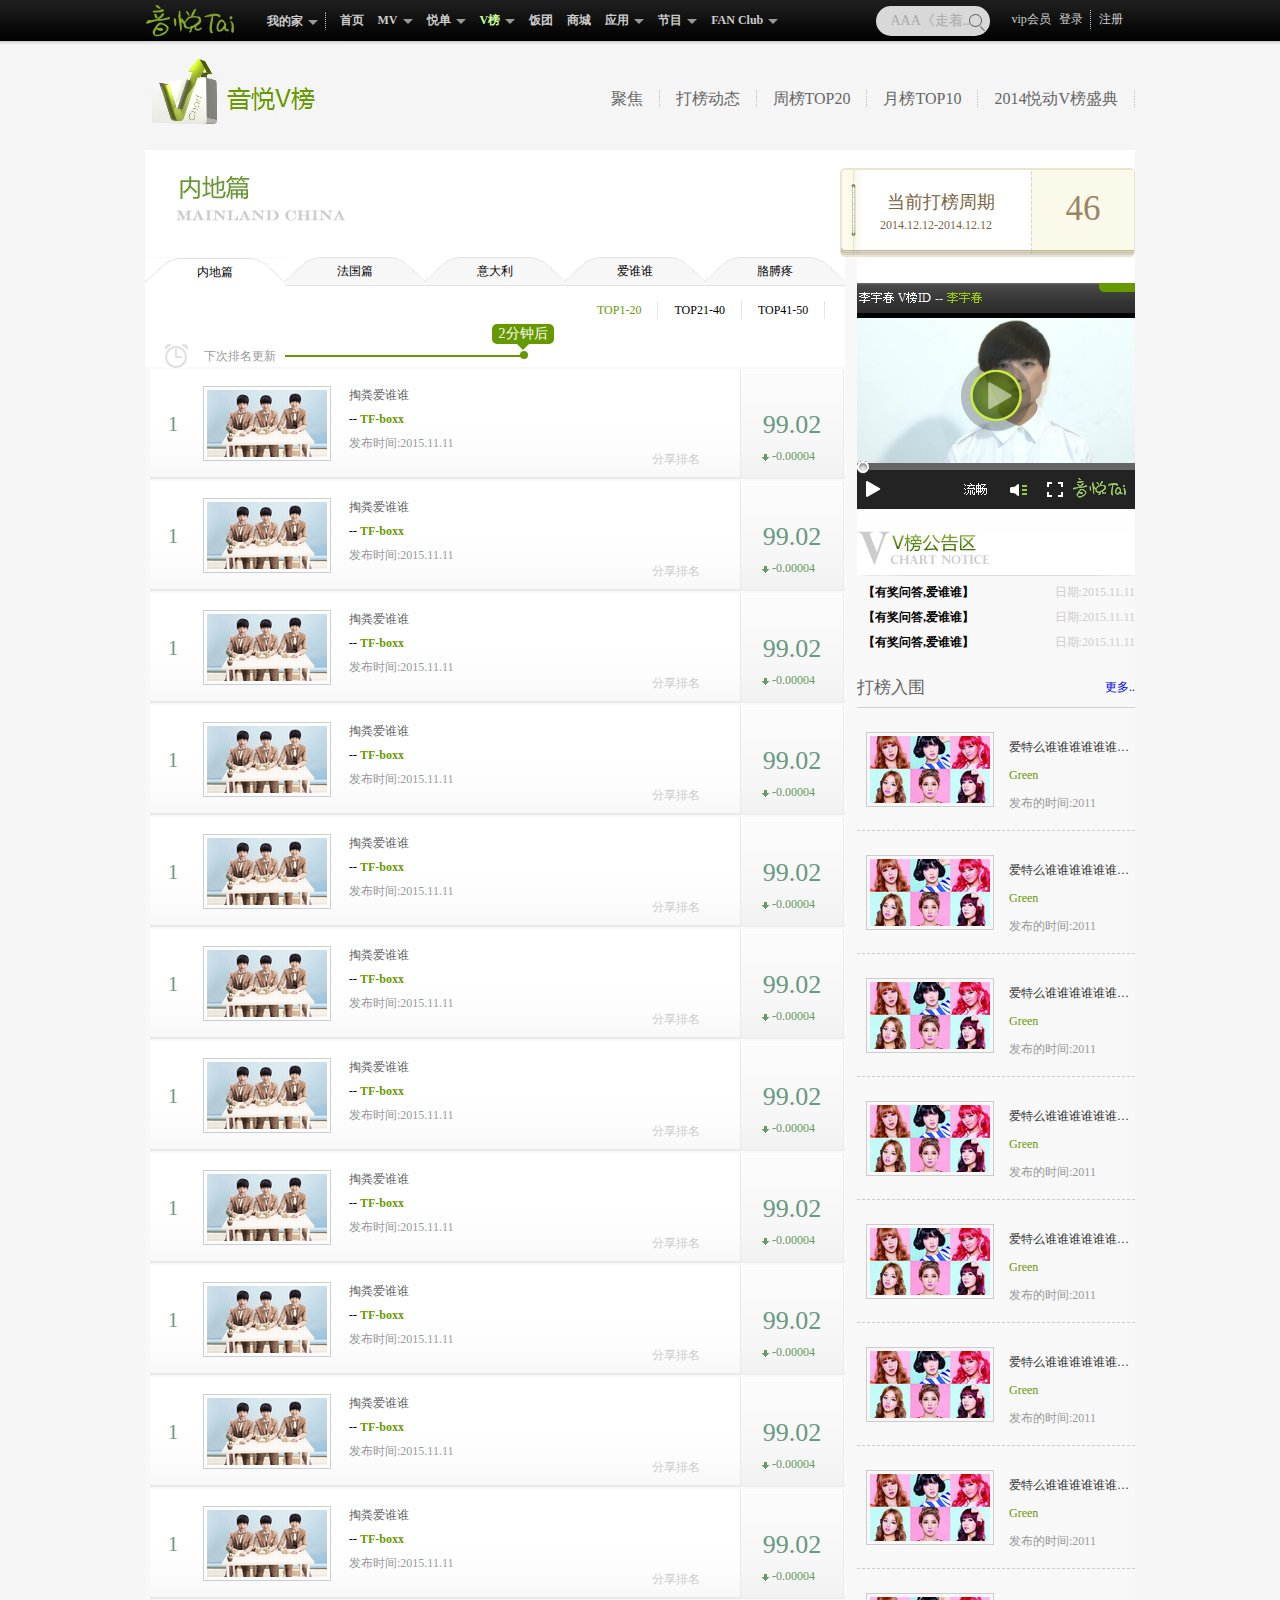
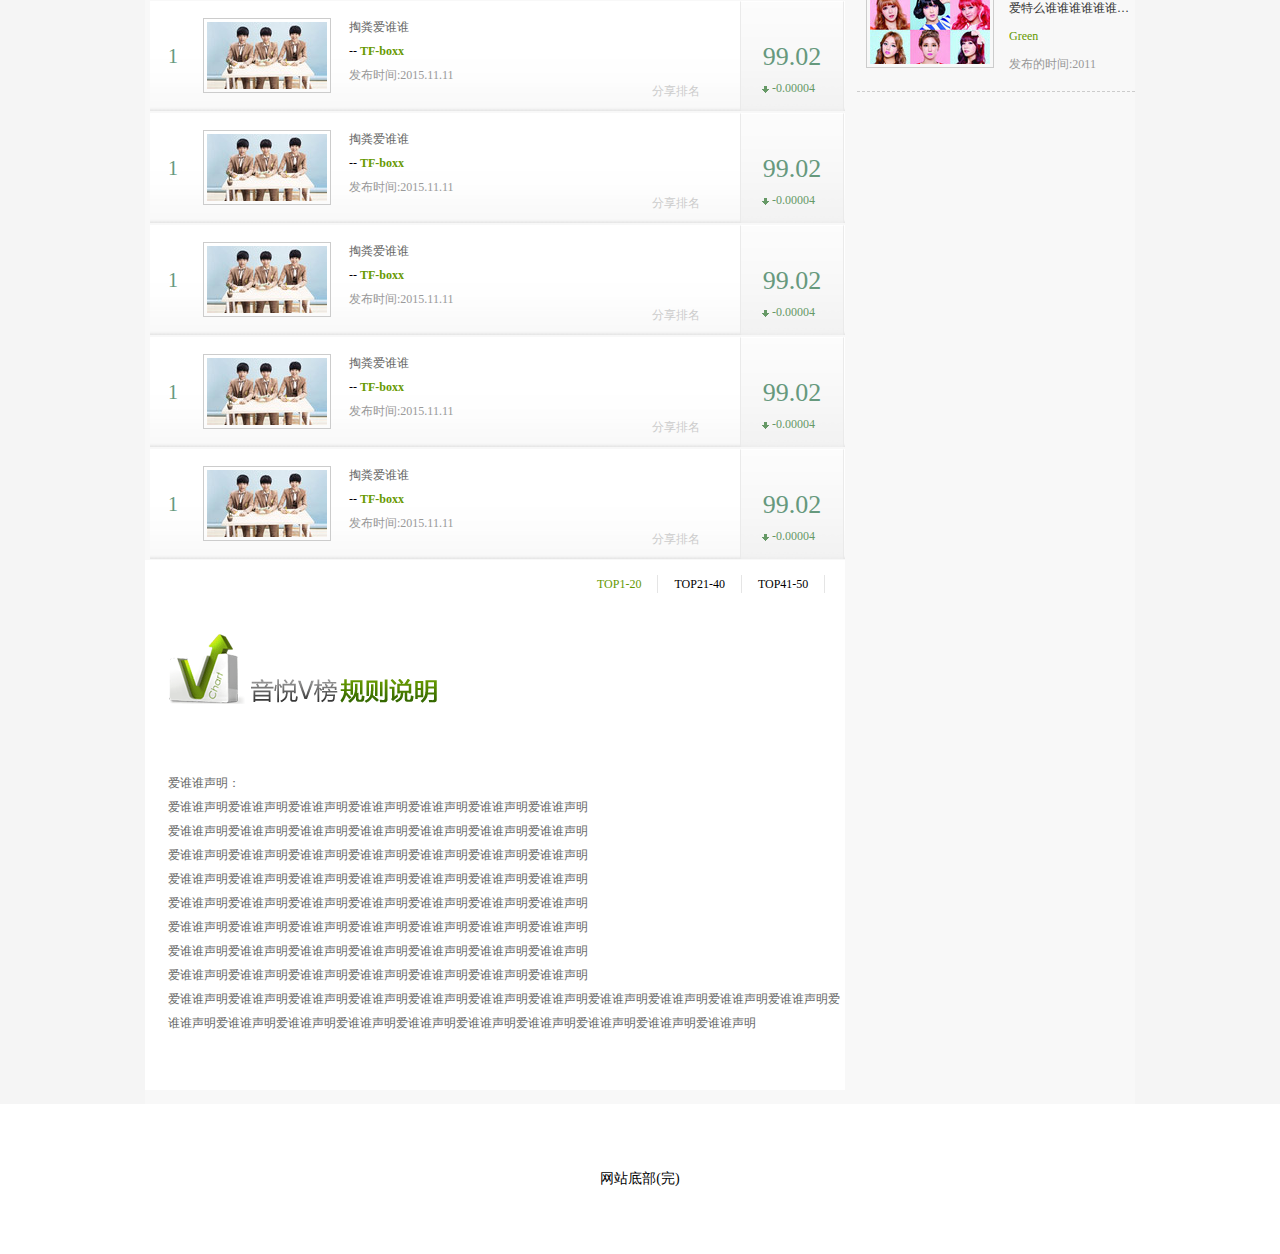
<file: Html Web/yy/index.html>
<!DOCTYPE html>
<html lang="en">
<head>
    <meta charset="UTF-8">
    <title></title>
    <link rel="stylesheet" href="css/reset.css" type="text/css"/>
    <link rel="stylesheet" href="css/clearFix.css" type="text/css"/>
    <link rel="stylesheet" href="css/opacity.css" type="text/css"/>
    <link rel="stylesheet" href="css/index.css" type="text/css"/>
    <script src="js/index.js"></script>
    <style>
    </style>
</head>
<body>
<div class="all"><!--最大的div-->
    <div class="header"><!--头部-->
        <div class="nav"><!--上导航-->
            <div class="nav_auto clearFix"><!--居中的nav-->
                <img src="./images/logo.jpg" alt=""/>
                <ul class="nav_auto_ul clearFix">
                    <li><a href="##" class="box">我的家<span></span></a></li>
                    <li><a href="##">首页</a></li>
                    <li><a href="##">MV<span></span></a></li>
                    <li><a href="##">悦单<span></span></a></li>
                    <li><a href="##" class="color">V榜<span></span></a></li>
                    <li><a href="##">饭团</a></li>
                    <li><a href="##">商城</a></li>
                    <li><a href="##">应用<span></span></a></li>
                    <li><a href="##">节目<span></span></a></li>
                    <li><a href="##">FAN Club<span></span></a></li>
                </ul>
                <div class="input1 clearFix">
                    <input type="text" value="AAA《走着........."/>
                    <i></i><!--放大镜-->
                </div>
                <span class="vip">vip会员</span>
                <span class="denglu">登录</span>
                <div class="on">注册</div>
            </div><!--居中的nav-->
        </div><!--上导航-->
        <div class="logo"><!--logo等-->
            <div class="logo_auto"><!--居中的logo-->
                <a href="#"><img src="./images/yinyuebang.jpg" alt=""/></a>
                <ul class="logo_auto_ul">
                    <li><a href="#">聚焦</a></li>
                    <li><a href="#">打榜动态</a></li>
                    <li><a href="#">周榜TOP20</a></li>
                    <li><a href="#">月榜TOP10</a></li>
                    <li><a href="#">2014悦动V榜盛典</a></li>
                </ul>
            </div><!--居中的logo-->
        </div><!--logo等-->
    </div><!--头部-->
    <div class="content clearFix"><!--中间-->
        <div class="content_top clearFix"><!--顶部-->
            <div class="content_top_biao clearFix"><!--右边的时期-->
                <div class="content_top_biao_left clearFix">
                    <p>当前打榜周期</p>
                    <span>2014.12.12-2014.12.12</span>
                </div>
                <div class="content_top_biao_right">46</div>
            </div>
        </div><!--顶部-->
        <div class="content_left"><!--左边部分-->
            <div class="content_left_top"><!--点击按钮-->
                <span class="active">内地篇</span>
                <span>法国篇</span>
                <span>意大利</span>
                <span>爱谁谁</span>
                <span>胳膊疼</span>
            </div><!--点击按钮-->
            <div class="content_left_two clearFix"><!--第二部分-->
                <div class="content_left_two_input clearFix">
                    <span class="active">TOP1-20</span>
                    <span>TOP21-40</span>
                    <span>TOP41-50</span>
                </div>
            </div><!--第二部分-->
            <div class="content_left_three clearFix"><!--第三部分-->
                <div class="content_left_three_zhong">下次排名更新</div>
                <div class="content_left_three_dingwei">
                    <div class="content_left_three_dingwei_xian clearFix"></div>
                    <div class="content_left_three_dingwei_div clearFix">
                        <div class="shijian">
                            2分钟后
                        </div>
                        <span></span>
                        <i></i>
                    </div>
                </div>
            </div><!--第三部分-->
            <div class="content_left_four clearFix"><!--第四部分-->
                <ul class="content_left_four_ul clearFix" id="box">
                    <li>
                        <p>1</p>
                        <div class="content_left_four_ul_div">
                            <a href="##"><img src="images/taofen.jpg" alt=""/></a>
                        </div>
                        <div class="content_left_four_ul_div_list">
                            <h4>掏粪爱谁谁</h4>
                            <em>-- <strong>TF-boxx</strong></em>
                            <span>发布时间:2015.11.11</span>
                        </div>
                        <b><a href="#">分享排名</a></b>
                        <div class="content_left_four_ul_baifendian">
                            <p class="zouzhe">99.02</p>
                            <span class="clearFix"><i></i>-0.00004</span>
                        </div>
                    </li>
                    <li>
                        <p>1</p>
                        <div class="content_left_four_ul_div">
                            <a href="##"><img src="images/taofen.jpg" alt=""/></a>
                        </div>
                        <div class="content_left_four_ul_div_list">
                            <h4>掏粪爱谁谁</h4>
                            <em>-- <strong>TF-boxx</strong></em>
                            <span>发布时间:2015.11.11</span>
                        </div>
                        <b><a href="#">分享排名</a></b>
                        <div class="content_left_four_ul_baifendian">
                            <p class="zouzhe">99.02</p>
                            <span class="clearFix"><i></i>-0.00004</span>
                        </div>
                    </li>
                    <li>
                        <p>1</p>
                        <div class="content_left_four_ul_div">
                            <a href="##"><img src="images/taofen.jpg" alt=""/></a>
                        </div>
                        <div class="content_left_four_ul_div_list">
                            <h4>掏粪爱谁谁</h4>
                            <em>-- <strong>TF-boxx</strong></em>
                            <span>发布时间:2015.11.11</span>
                        </div>
                        <b><a href="#">分享排名</a></b>
                        <div class="content_left_four_ul_baifendian">
                            <p class="zouzhe">99.02</p>
                            <span class="clearFix"><i></i>-0.00004</span>
                        </div>
                    </li>
                    <li>
                        <p>1</p>
                        <div class="content_left_four_ul_div">
                            <a href="##"><img src="images/taofen.jpg" alt=""/></a>
                        </div>
                        <div class="content_left_four_ul_div_list">
                            <h4>掏粪爱谁谁</h4>
                            <em>-- <strong>TF-boxx</strong></em>
                            <span>发布时间:2015.11.11</span>
                        </div>
                        <b><a href="#">分享排名</a></b>
                        <div class="content_left_four_ul_baifendian">
                            <p class="zouzhe">99.02</p>
                            <span class="clearFix"><i></i>-0.00004</span>
                        </div>
                    </li>
                    <li>
                        <p>1</p>
                        <div class="content_left_four_ul_div">
                            <a href="##"><img src="images/taofen.jpg" alt=""/></a>
                        </div>
                        <div class="content_left_four_ul_div_list">
                            <h4>掏粪爱谁谁</h4>
                            <em>-- <strong>TF-boxx</strong></em>
                            <span>发布时间:2015.11.11</span>
                        </div>
                        <b><a href="#">分享排名</a></b>
                        <div class="content_left_four_ul_baifendian">
                            <p class="zouzhe">99.02</p>
                            <span class="clearFix"><i></i>-0.00004</span>
                        </div>
                    </li>
                    <li>
                        <p>1</p>
                        <div class="content_left_four_ul_div">
                            <a href="##"><img src="images/taofen.jpg" alt=""/></a>
                        </div>
                        <div class="content_left_four_ul_div_list">
                            <h4>掏粪爱谁谁</h4>
                            <em>-- <strong>TF-boxx</strong></em>
                            <span>发布时间:2015.11.11</span>
                        </div>
                        <b><a href="#">分享排名</a></b>
                        <div class="content_left_four_ul_baifendian">
                            <p class="zouzhe">99.02</p>
                            <span class="clearFix"><i></i>-0.00004</span>
                        </div>
                    </li>
                    <li>
                        <p>1</p>
                        <div class="content_left_four_ul_div">
                            <a href="##"><img src="images/taofen.jpg" alt=""/></a>
                        </div>
                        <div class="content_left_four_ul_div_list">
                            <h4>掏粪爱谁谁</h4>
                            <em>-- <strong>TF-boxx</strong></em>
                            <span>发布时间:2015.11.11</span>
                        </div>
                        <b><a href="#">分享排名</a></b>
                        <div class="content_left_four_ul_baifendian">
                            <p class="zouzhe">99.02</p>
                            <span class="clearFix"><i></i>-0.00004</span>
                        </div>
                    </li>
                    <li>
                        <p>1</p>
                        <div class="content_left_four_ul_div">
                            <a href="##"><img src="images/taofen.jpg" alt=""/></a>
                        </div>
                        <div class="content_left_four_ul_div_list">
                            <h4>掏粪爱谁谁</h4>
                            <em>-- <strong>TF-boxx</strong></em>
                            <span>发布时间:2015.11.11</span>
                        </div>
                        <b><a href="#">分享排名</a></b>
                        <div class="content_left_four_ul_baifendian">
                            <p class="zouzhe">99.02</p>
                            <span class="clearFix"><i></i>-0.00004</span>
                        </div>
                    </li>
                    <li>
                        <p>1</p>
                        <div class="content_left_four_ul_div">
                            <a href="##"><img src="images/taofen.jpg" alt=""/></a>
                        </div>
                        <div class="content_left_four_ul_div_list">
                            <h4>掏粪爱谁谁</h4>
                            <em>-- <strong>TF-boxx</strong></em>
                            <span>发布时间:2015.11.11</span>
                        </div>
                        <b><a href="#">分享排名</a></b>
                        <div class="content_left_four_ul_baifendian">
                            <p class="zouzhe">99.02</p>
                            <span class="clearFix"><i></i>-0.00004</span>
                        </div>
                    </li>
                    <li>
                        <p>1</p>
                        <div class="content_left_four_ul_div">
                            <a href="##"><img src="images/taofen.jpg" alt=""/></a>
                        </div>
                        <div class="content_left_four_ul_div_list">
                            <h4>掏粪爱谁谁</h4>
                            <em>-- <strong>TF-boxx</strong></em>
                            <span>发布时间:2015.11.11</span>
                        </div>
                        <b><a href="#">分享排名</a></b>
                        <div class="content_left_four_ul_baifendian">
                            <p class="zouzhe">99.02</p>
                            <span class="clearFix"><i></i>-0.00004</span>
                        </div>
                    </li>
                    <li>
                        <p>1</p>
                        <div class="content_left_four_ul_div">
                            <a href="##"><img src="images/taofen.jpg" alt=""/></a>
                        </div>
                        <div class="content_left_four_ul_div_list">
                            <h4>掏粪爱谁谁</h4>
                            <em>-- <strong>TF-boxx</strong></em>
                            <span>发布时间:2015.11.11</span>
                        </div>
                        <b><a href="#">分享排名</a></b>
                        <div class="content_left_four_ul_baifendian">
                            <p class="zouzhe">99.02</p>
                            <span class="clearFix"><i></i>-0.00004</span>
                        </div>
                    </li>
                    <li>
                        <p>1</p>
                        <div class="content_left_four_ul_div">
                            <a href="##"><img src="images/taofen.jpg" alt=""/></a>
                        </div>
                        <div class="content_left_four_ul_div_list">
                            <h4>掏粪爱谁谁</h4>
                            <em>-- <strong>TF-boxx</strong></em>
                            <span>发布时间:2015.11.11</span>
                        </div>
                        <b><a href="#">分享排名</a></b>
                        <div class="content_left_four_ul_baifendian">
                            <p class="zouzhe">99.02</p>
                            <span class="clearFix"><i></i>-0.00004</span>
                        </div>
                    </li>
                    <li>
                        <p>1</p>
                        <div class="content_left_four_ul_div">
                            <a href="##"><img src="images/taofen.jpg" alt=""/></a>
                        </div>
                        <div class="content_left_four_ul_div_list">
                            <h4>掏粪爱谁谁</h4>
                            <em>-- <strong>TF-boxx</strong></em>
                            <span>发布时间:2015.11.11</span>
                        </div>
                        <b><a href="#">分享排名</a></b>
                        <div class="content_left_four_ul_baifendian">
                            <p class="zouzhe">99.02</p>
                            <span class="clearFix"><i></i>-0.00004</span>
                        </div>
                    </li>
                    <li>
                        <p>1</p>
                        <div class="content_left_four_ul_div">
                            <a href="##"><img src="images/taofen.jpg" alt=""/></a>
                        </div>
                        <div class="content_left_four_ul_div_list">
                            <h4>掏粪爱谁谁</h4>
                            <em>-- <strong>TF-boxx</strong></em>
                            <span>发布时间:2015.11.11</span>
                        </div>
                        <b><a href="#">分享排名</a></b>
                        <div class="content_left_four_ul_baifendian">
                            <p class="zouzhe">99.02</p>
                            <span class="clearFix"><i></i>-0.00004</span>
                        </div>
                    </li>
                    <li>
                        <p>1</p>
                        <div class="content_left_four_ul_div">
                            <a href="##"><img src="images/taofen.jpg" alt=""/></a>
                        </div>
                        <div class="content_left_four_ul_div_list">
                            <h4>掏粪爱谁谁</h4>
                            <em>-- <strong>TF-boxx</strong></em>
                            <span>发布时间:2015.11.11</span>
                        </div>
                        <b><a href="#">分享排名</a></b>
                        <div class="content_left_four_ul_baifendian">
                            <p class="zouzhe">99.02</p>
                            <span class="clearFix"><i></i>-0.00004</span>
                        </div>
                    </li>
                    <li>
                        <p>1</p>
                        <div class="content_left_four_ul_div">
                            <a href="##"><img src="images/taofen.jpg" alt=""/></a>
                        </div>
                        <div class="content_left_four_ul_div_list">
                            <h4>掏粪爱谁谁</h4>
                            <em>-- <strong>TF-boxx</strong></em>
                            <span>发布时间:2015.11.11</span>
                        </div>
                        <b><a href="#">分享排名</a></b>
                        <div class="content_left_four_ul_baifendian">
                            <p class="zouzhe">99.02</p>
                            <span class="clearFix"><i></i>-0.00004</span>
                        </div>
                    </li>
                </ul>
            </div><!--第四部分-->
            <div class="content_left_five clearFix"><!--这是第五部分-->
                <div class="content_left_two_input clearFix">
                    <span class="active">TOP1-20</span>
                    <span>TOP21-40</span>
                    <span>TOP41-50</span>
                </div>
                <div class="content_left_five_guize">
                    <p>爱谁谁声明：</p>
                    <p>爱谁谁声明爱谁谁声明爱谁谁声明爱谁谁声明爱谁谁声明爱谁谁声明爱谁谁声明</p>
                    <p>爱谁谁声明爱谁谁声明爱谁谁声明爱谁谁声明爱谁谁声明爱谁谁声明爱谁谁声明</p>
                    <p>爱谁谁声明爱谁谁声明爱谁谁声明爱谁谁声明爱谁谁声明爱谁谁声明爱谁谁声明</p>
                    <p>爱谁谁声明爱谁谁声明爱谁谁声明爱谁谁声明爱谁谁声明爱谁谁声明爱谁谁声明</p>
                    <p>爱谁谁声明爱谁谁声明爱谁谁声明爱谁谁声明爱谁谁声明爱谁谁声明爱谁谁声明</p>
                    <p>爱谁谁声明爱谁谁声明爱谁谁声明爱谁谁声明爱谁谁声明爱谁谁声明爱谁谁声明</p>
                    <p>爱谁谁声明爱谁谁声明爱谁谁声明爱谁谁声明爱谁谁声明爱谁谁声明爱谁谁声明</p>
                    <p>爱谁谁声明爱谁谁声明爱谁谁声明爱谁谁声明爱谁谁声明爱谁谁声明爱谁谁声明</p>
                    <p>爱谁谁声明爱谁谁声明爱谁谁声明爱谁谁声明爱谁谁声明爱谁谁声明爱谁谁声明爱谁谁声明爱谁谁声明爱谁谁声明爱谁谁声明爱谁谁声明爱谁谁声明爱谁谁声明爱谁谁声明爱谁谁声明爱谁谁声明爱谁谁声明爱谁谁声明爱谁谁声明爱谁谁声明</p>
                </div>
            </div><!--这是第五部分-->
        </div><!--左边部分-->
        <div class="content_right"><!--右边部分-->
            <div class="content_right_one"></div>
            <div class="content_right_two"></div>
            <div class="content_right_three">
                <p>【有奖问答,爱谁谁】 <span>日期:2015.11.11</span></p>
                <p>【有奖问答,爱谁谁】 <span>日期:2015.11.11</span></p>
                <p>【有奖问答,爱谁谁】 <span>日期:2015.11.11</span></p>
            </div>
            <div class="content_right_four"><!--第四部分-->
                <h3>打榜入围 <span><a href="##">更多..</a></span></a></h3>
                <ul class="content_right_four_ul clearFix">
                    <li class="clearFix">
                        <div class="content_right_four_ul_div">
                            <a href="##">
                                <img src="images/guniang.jpg" alt=""/>
                            </a>
                        </div>
                        <p>爱特么谁谁谁谁谁谁谁谁谁谁谁谁谁谁谁   </p>
                        <span>Green</span>
                        <i>发布的时间:2011</i>
                    </li>
                    <li class="clearFix">
                        <div class="content_right_four_ul_div">
                            <a href="##">
                                <img src="images/guniang.jpg" alt=""/>
                            </a>
                        </div>
                        <p>爱特么谁谁谁谁谁谁谁谁谁谁谁谁谁谁谁   </p>
                        <span>Green</span>
                        <i>发布的时间:2011</i>
                    </li>
                    <li class="clearFix">
                        <div class="content_right_four_ul_div">
                            <a href="##">
                                <img src="images/guniang.jpg" alt=""/>
                            </a>
                        </div>
                        <p>爱特么谁谁谁谁谁谁谁谁谁谁谁谁谁谁谁   </p>
                        <span>Green</span>
                        <i>发布的时间:2011</i>
                    </li>
                    <li class="clearFix">
                        <div class="content_right_four_ul_div">
                            <a href="##">
                                <img src="images/guniang.jpg" alt=""/>
                            </a>
                        </div>
                        <p>爱特么谁谁谁谁谁谁谁谁谁谁谁谁谁谁谁   </p>
                        <span>Green</span>
                        <i>发布的时间:2011</i>
                    </li>
                    <li class="clearFix">
                        <div class="content_right_four_ul_div">
                            <a href="##">
                                <img src="images/guniang.jpg" alt=""/>
                            </a>
                        </div>
                        <p>爱特么谁谁谁谁谁谁谁谁谁谁谁谁谁谁谁   </p>
                        <span>Green</span>
                        <i>发布的时间:2011</i>
                    </li>
                    <li class="clearFix">
                        <div class="content_right_four_ul_div">
                            <a href="##">
                                <img src="images/guniang.jpg" alt=""/>
                            </a>
                        </div>
                        <p>爱特么谁谁谁谁谁谁谁谁谁谁谁谁谁谁谁   </p>
                        <span>Green</span>
                        <i>发布的时间:2011</i>
                    </li>
                    <li class="clearFix">
                        <div class="content_right_four_ul_div">
                            <a href="##">
                                <img src="images/guniang.jpg" alt=""/>
                            </a>
                        </div>
                        <p>爱特么谁谁谁谁谁谁谁谁谁谁谁谁谁谁谁   </p>
                        <span>Green</span>
                        <i>发布的时间:2011</i>
                    </li>
                    <li class="clearFix">
                        <div class="content_right_four_ul_div">
                            <a href="##">
                                <img src="images/guniang.jpg" alt=""/>
                            </a>
                        </div>
                        <p>爱特么谁谁谁谁谁谁谁谁谁谁谁谁谁谁谁   </p>
                        <span>Green</span>
                        <i>发布的时间:2011</i>
                    </li>
                </ul>
            </div><!--第四部分-->
        </div><!--右边部分-->
    </div><!--中间-->
    <div class="footer"><!--网站底部-->
        <div class="footer_auto"><!--居中显示-->
            网站底部(完)
        </div><!--居中显示-->
    </div><!--网站底部-->
</div><!--最大的div-->
</body>
</html>
</file>
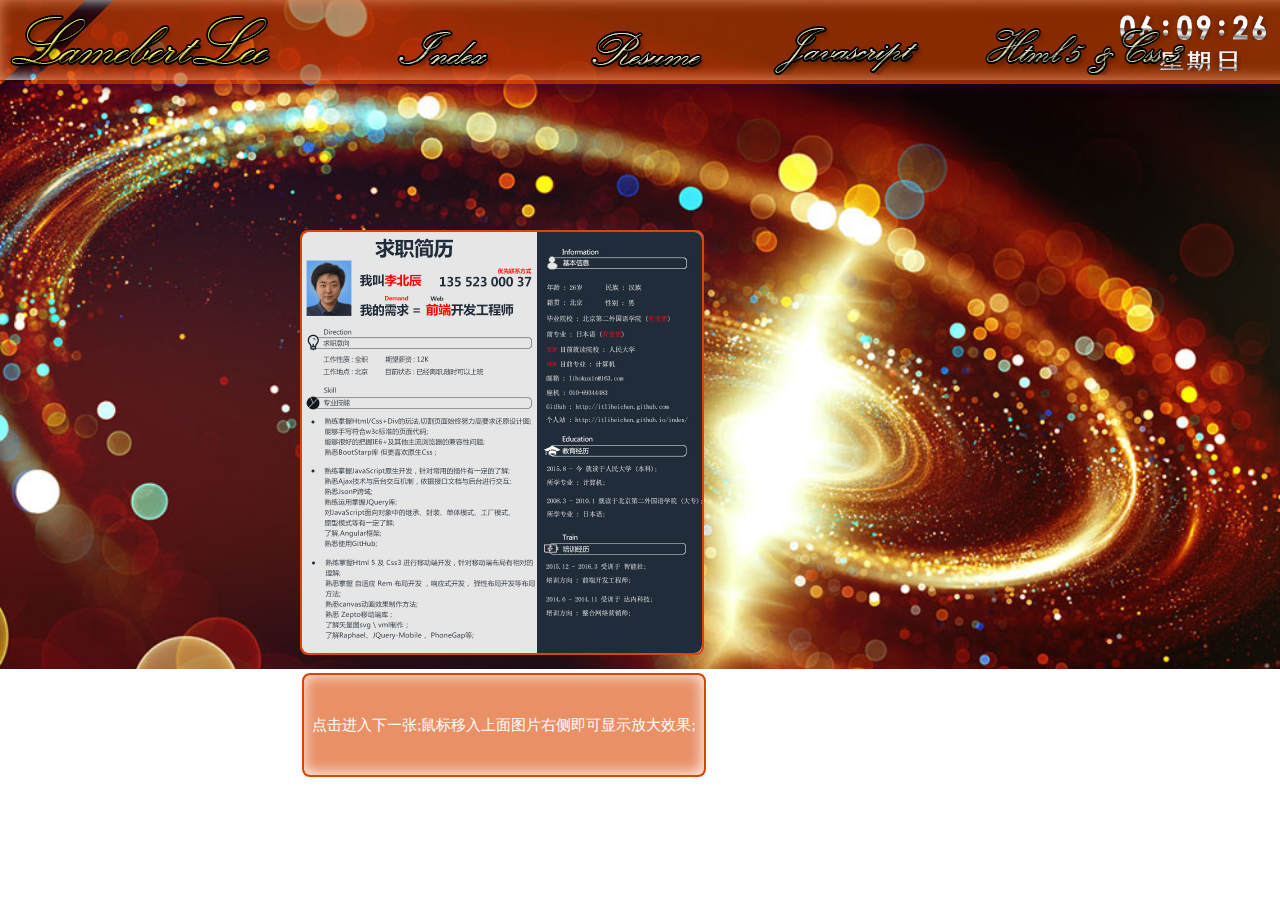
<file: resume.html>
<!DOCTYPE html>
<html>
<head>
    <meta charset="UTF-8">
    <meta name="viewport" content="width= device-width, initial-scale=1, user-scalable=no"/>
    <title></title>
    <link rel="stylesheet" href="./css/reset.css"/>
    <link rel="stylesheet" href="./css/clearFix.css"/>
    <link rel="stylesheet" href="./css/resume.css"/>
    <script></script>
</head>
<body>
<!--index&content start-->
<div class="index">
    <!--首页导航 start-->
    <div class="navigation">
        <!--logo&list-->
        <div class="logo-list clearFix">
            <div class="logo-div-a"></div>
            <h1 class="logo">
                <a href="index.html"></a>
            </h1>
            <ul class="list clearFix">
                <li>
                    <a href="index.html">
                        <img src="images/index.png" alt=""/>
                    </a>
                </li>
                <li>
                    <a href="javascript:;">
                        <img src="images/re.png" alt=""/>
                    </a>
                </li>
                <li>
                    <a href="javascript:;">
                        <img src="images/javascript.png" alt=""/>
                    </a>
                </li>
                <li class="ma-40">
                    <a href="javascript:;">
                        <img src="images/h5.png" alt=""/>
                    </a>
                </li>
            </ul>
        </div>
        <!--logo&list-->
    </div>
    <!--首页导航 end-->
    <!--简历 start-->
    <div class="resume" id="resume">
        <div class="showThis" id="showThis">
            <div class="mask" id="mask"></div>
            <img src="./images/libeichen1.jpg" alt="" id="images"/>
        </div>
        <div class="div2" id="div2">
            <img src="./images/libeichen1.jpg" alt="" id="images2" />
        </div>
        <div class="btn" id="obtn">
            <a href="javascript:;">
                点击进入下一张;鼠标移入上面图片右侧即可显示放大效果;
            </a>
        </div>
    </div>
    <!--简历 end-->
    <!--时钟 start-->
    <div class="tike" id="time">
        <img class="num" src="images/tike/images/0.png" alt="0" />
        <img class="num" src="images/tike/images/0.png" alt="0" />
        <img src="images/tike/images/sign.png" alt="sign" />
        <img class="num" src="images/tike/images/0.png" alt="0" />
        <img class="num" src="images/tike/images/0.png" alt="0" />
        <img src="images/tike/images/sign.png" alt="sign" />
        <img class="num" src="images/tike/images/0.png" alt="0" />
        <img class="num" src="images/tike/images/0.png" alt="0" />
        <img class="pos2" src="images/tike/images/week.png" alt="week" />
        <img class="num2" src="images/tike/images/four.png" alt="one" id="num2"/>
    </div>
    <!--时钟 end-->
</div>
<!--index&content end-->
</body>

<script>
    /*公用的js start*/
    /*运动框架*/
    function getStyle(obj, name) {
        return (obj.currentStyle || getComputedStyle(obj, false))[name];
    }
    function startMove(obj, json, options) {
        options = options || {};
        options.duration = options.duration || 700;
        options.easing = options.easing || 'ease-out';

        var start = {};
        var dis = {};
        for (var name in json) {
            start[name] = parseFloat(getStyle(obj, name));
            if (isNaN(start[name])) {
                switch (name) {
                    case 'left':
                        start[name] = obj.offsetLeft;
                        break;
                    case 'top':
                        start[name] = obj.offsetTop;
                        break;
                    case 'width':
                        start[name] = obj.offsetWidth;
                        break;
                    case 'height':
                        start[name] = obj.offsetHeight;
                        break;
                    case 'opacity':
                        start[name] = 1;
                        break;
                    case 'borderWidth':
                        start[name] = 0;
                        break;
                }
            }
            dis[name] = json[name] - start[name];
        }
        var count = Math.floor(options.duration / 30);
        var n = 0;
        clearInterval(obj.timer);
        obj.timer = setInterval(function () {
            n++;
            for (var name in json) {
                switch (options.easing) {
                    case 'linear':
                        var cur = start[name] + dis[name] * n / count;
                        break;
                    case 'ease-in':
                        var a = n / count;
                        var cur = start[name] + dis[name] * Math.pow(a, 3);
                        break;
                    case 'ease-out':
                        var a = 1 - n / count;
                        var cur = start[name] + dis[name] * (1 - Math.pow(a, 3));
                        break;
                    default:
                        var a = 1 - n / count;
                        var cur = start[name] + dis[name] * (1 - Math.pow(a, 3));
                        break;
                }
                if (name == 'opacity') {
                    obj.style[name] = cur;
                    obj.style.filter = 'alpha(opacity:' + cur * 100 + ')';
                } else {
                    obj.style[name] = cur + 'px';
                }
            }
            if (n == count) {
                clearInterval(obj.timer);
                options.complete && options.complete();
            }
        }, 30);
    }
    function addReady(fn) {
        if (document.addEventListener) {
            document.addEventListener('DOMContentLoaded', fn, false);
        } else {
            document.attachEvent('onreadystatechange', function () {
                if (document.readyState == 'complete') {
                    fn && fn();
                }
            });
        }
    }
    function addEvent(obj, sEv, fn) {
        if (obj.addEventListener) {
            obj.addEventListener(sEv, fn, false);
        } else {
            obj.attachEvent('on' + sEv, fn);
        }
    }
    function getPos(obj) {
        var l = 0;
        var t = 0;
        while (obj) {
            l += obj.offsetLeft;
            t += obj.offsetTop;
            obj = obj.offsetParent;
        }
        return {
            left: l,
            top: t
        }
    }
    function rnd(m, n) {
        return parseInt(m + Math.random() * (n - m));
    }
    /*运动框架*/
    /*公用的js end*/
    /*时钟*/
    (function () {
        function time(){
            var oTime = document.getElementById('time');
            var aImg2 = oTime.getElementsByClassName('num');
            var oDate = new Date();
            var H = oDate.getHours();//小时
            var m = oDate.getMinutes();//分钟
            var s = oDate.getSeconds();//秒钟
            function toDou (n){
                return n<10?'0'+n : ''+n;
            }
            var str = toDou(H) + toDou(m) + toDou(s); //这里不明白
            for (var i = 0; i < aImg2.length; i++) {
                aImg2[i].src = 'images/tike/images/' + str.charAt(i) + '.png'; //str的charAt(i); 这个是处理字符串的兼容性;
            }
        }
        time();
        setInterval(time,1000);

        function day(){
            var oBtn = document.getElementById('num2');
            var oDate = new Date();
            var week = oDate.getDay();//日期*/
            var xingQi = ['seven','one','two','three','four','five','six'];
            oBtn.src = 'images/tike/images/'+xingQi[week]+'.png';
        }
        day();
        setInterval(day,1000)
    })();
    ;
    /*选项卡*/
    (function (){
        var aImg = document.getElementById('images');
        var oBtn = document.getElementById('obtn');
        var aImg2 = document.getElementById('images2');
        var n = 1;
        oBtn.onclick = function (){
            n++ ;
            if(n>3){
                n = 1;
            }
            aImg.src = './images/libeichen'+n+'.jpg';
            aImg2.src = './images/libeichen'+n+'.jpg';
        };
    })();
    ;
    /*放大镜*/
    (function (){
        var oShow = document.getElementById('showThis');
        var oDiv = document.getElementById('div2');
        var oMask = document.getElementById('mask');
        var oR = document.getElementById('resume');
        var oImg = oDiv.children[0];
        oShow.addEventListener('mouseenter',function (){
            startMove(oDiv,{opacity:1});
            oMask.style.display = 'block';
        },false);
        oShow.addEventListener('mouseleave',function (){
            startMove(oDiv,{opacity:0});
            oMask.style.display = 'none';
        },false);
        /**/
        oShow.onmousemove = function(ev){
            var oEvent = ev||event;
            var sT = document.documentElement.scrollTop||document.body.scrollTop;
            var sL = document.documentElement.scrollLeft||document.body.scrollLeft;
            var l = oEvent.clientX-oMask.offsetWidth/2-oShow.offsetLeft+sL-oR.offsetLeft;
            var t = oEvent.clientY-oMask.offsetHeight/2-oShow.offsetTop+sT-oR.offsetTop;
            if(l<0){
                l=0;
            }else if(l>oShow.offsetWidth-oMask.offsetWidth){
                l=oShow.offsetWidth-oMask.offsetWidth;
            }
            if(t<0){
                t=0;
            }else if(t>oShow.offsetHeight-oMask.offsetHeight){
                t=oShow.offsetHeight-oMask.offsetHeight;
            }
            oMask.style.left = l+'px';
            oMask.style.top = t+'px';
            oImg.style.left = -l*(oImg.offsetWidth-oDiv.offsetWidth)/(oShow.offsetWidth-oMask.offsetWidth)+'px';
            oImg.style.top = -t*(oImg.offsetHeight-oDiv.offsetHeight)/(oShow.offsetHeight-oMask.offsetHeight)+'px';

        };
    })();
</script>
</html>
</file>
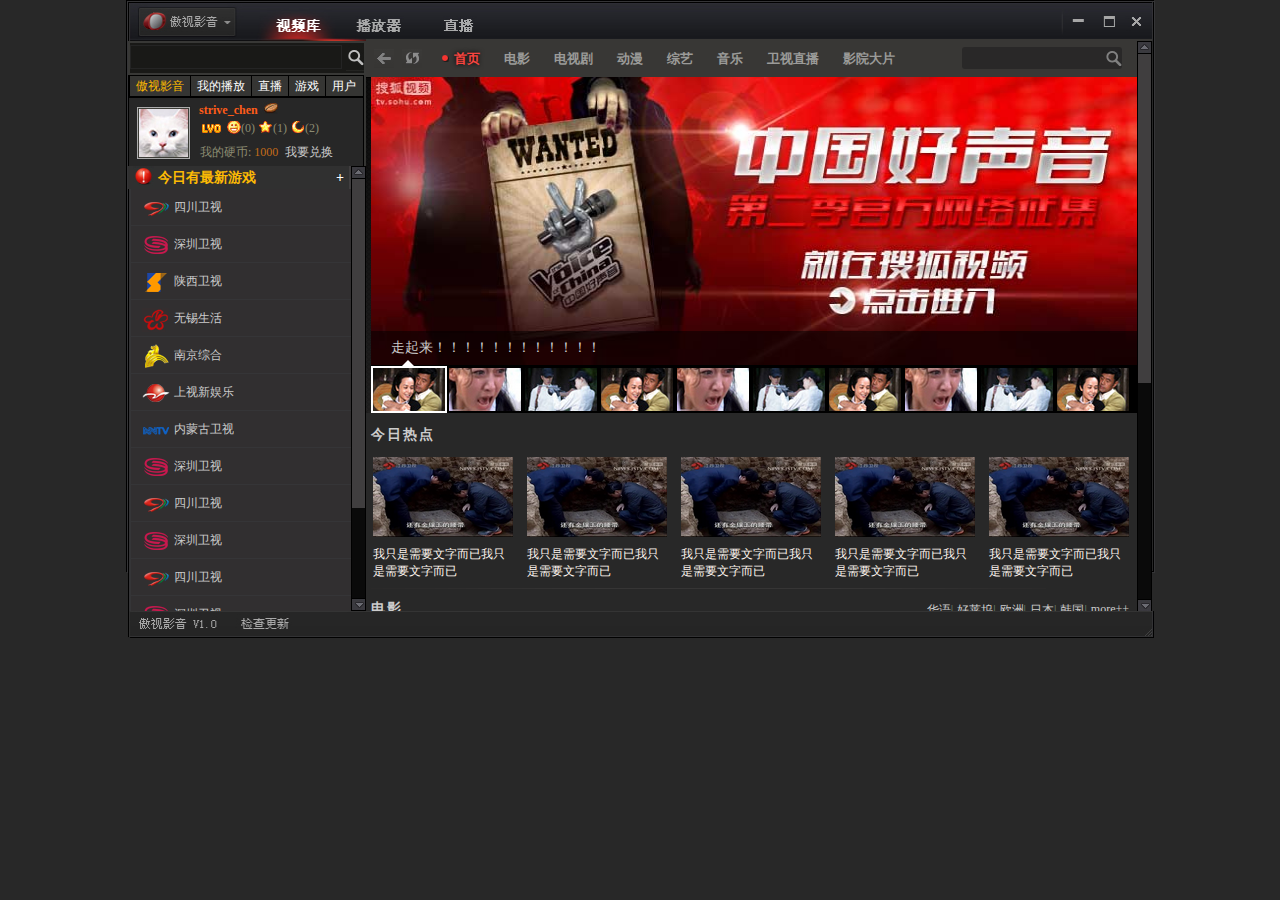
<file: Html Web/aoyou/liveshow.html>
<!DOCTYPE html>
<html>
<head>
    <meta charset="utf-8">
    <title>play</title>
    <link rel="stylesheet" href="css/common.css" />
    <link rel="stylesheet" href="css/zpb_master.css" />
    <link rel="stylesheet" href="css/lbc_index.css"/>   	 <!--负责整体样式-->
	<link rel="stylesheet" href="css/lbc_navigation-index.css"/>   <!--导航样式-->
	<link rel="stylesheet" href="css/lbc_banner.css"/>   	 <!--banner样式-->
	<link rel="stylesheet" href="css/lbc_content-text.css"/> 	 <!--content-text-->
	<link rel="stylesheet" href="css/sxtstyle.css"/>
	<link rel="stylesheet" href="css/zh1_master.css" />
    <style>
    	.zpb_list_matter{
    		height: 1085px;
    	}
    	.zpb_play{height:570px;}
		.zpb_page{height:570px;}
		.zpb_list{height:570px;}
		#zpb_list_sel_r{height:570px;}
		#sel_r{height:545px;}
		.zpb_list_count{background-color:#403e3f;}
		#zh{margin:auto;}

		
    </style>
    <script src="js/lbc-startMove.js"></script>    		 <!--运动框架-->
	<script src="js/move9.js"></script>
	<script src="js/lbc-index.js"></script> 				 <!--本页面的js-->
	<!--<script src="js/sxt_js.js"></script>-->
	<script src="js/js.js"></script>
</head>
<body>
	<div class="zpb_play">
		<div class="zpb_player">
			<!--头部-->
			<div class="zpb_header">
				<img src="images/header.png" alt="" />
			</div>
			<!--中间内容部分-->
			<div class="zpb_content clearfix">
				<!--左侧部分-->
				<div class="zpb_list fl">
					<!--这里是左面列表部分 #ccc色块-->
					<div class="zpb_list_message">
						<!--左侧上部信息部分粉色部分-->
						<!--sxt小猫-->
								<div class="sxt_xm">
									<div class="sxt_search">
										<form action="http://www.baidu.com">
											<input type="text" class="text" />
											<input type="button" class="btn">
										</form>
									</div>
									<ul class="sxt_list clearfix">
										<li><a href="javascript:;" class="yellow">傲视影音</a></li>
										<li><a href="javascript:;">我的播放</a></li>
										<li><a href="javascript:;">直播</a></li>
										<li><a href="javascript:;">游戏</a></li>
										<li><a href="javascript:;">用户</a></li>
									</ul>
									<div class="sxt_chen clearfix">
											<div class="left"><img src="images/face.png" alt=""></div>
											<div class="right">
												<h4>
													strive_chen
													<a href="javascript:;"></a>
												</h4>
												<div class="clearfix">
													<span class="lv">
														<img src="images/level.png" alt="">
													</span>
													<span class="one">(0)</span>
													<span class="two">(1)</span>
													<span class="scr">(2)</span>	
												</div>
												<p>
													<span>
														我的硬币:
														<a href="javascript:;">1000</a>
													</span>
													<span>
														<a class="color" href="javascript:;">我要兑换</a>
													</span>
												</p>
											</div>
									</div>
								</div>
								<!--sxt小猫结束-->
					</div>
					<div class="zpb_list_news clearfix">
						<!--左侧下面大框架滚动部分开始-->
						<div class="zpb_list_count" id="count_l_parent">
							<!--左侧滚动内容-->
							<div class="zpb_list_matter" id="count_l">
								<!--这里是左侧内容没设置高度-->
								<div class="sxt_left">
						 			<h3 class="clearfix">今日有最新游戏<span>+</span></h3>
						 		</div>
					 			<div id="zh">
									<ul class="zh_ul" id="zh_ul">
										<li class="">
											<img src="images/01.png"/>
											<a href="">四川卫视</a>
											<div class="show"></div>
										</li>
										<li class="">
											<img src="images/02.png"/>
											<a href="">深圳卫视</a>
											<div></div>
										</li>
										<li>
											<img src="images/03.png"/>
											<a href="">陕西卫视</a>
											<div></div>
										</li>
										<li>
											<img src="images/04.png"/>
											<a href="">无锡生活</a>
											<div></div>
										</li>
										<li>
											<img src="images/05.png"/>
											<a href="">南京综合</a>
											<div></div>
										</li>
										<li>
											<img src="images/06.png"/>
											<a href="">上视新娱乐</a>
											<div class="span"></div>
										</li>
										<li>
											<img src="images/07.png"/>
											<a href="">内蒙古卫视</a>
											<div class="span"></div>
										</li>
										<li>
											<img src="images/02.png"/>
											<a href="">深圳卫视</a>
											<div></div>
										</li>
										<li>
											<img src="images/01.png"/>
											<a href="">四川卫视</a>
											<div></div>
										</li>
										<li>
											<img src="images/02.png"/>
											<a href="">深圳卫视</a>
											<div></div>
										</li>
										<li>
											<img src="images/01.png"/>
											<a href="">四川卫视</a>
											<div></div>
										</li>
										<li>
											<img src="images/02.png"/>
											<a href="">深圳卫视</a>
											<div></div>
										</li>
										<li>
											<img src="images/01.png"/>
											<a href="">四川卫视</a>
											<div></div>
										</li>
										<li>
											<img src="images/02.png"/>
											<a href="">深圳卫视</a>
											<div></div>
										</li>
										<li>
											<img src="images/01.png"/>
											<a href="">四川卫视</a>
											<div></div>
										</li>
										<li>
											<img src="images/02.png"/>
											<a href="">深圳卫视</a>
											<div></div>
										</li>
										<li>
											<img src="images/01.png"/>
											<a href="">四川卫视</a>
											<div></div>
										</li>
										<li>
											<img src="images/02.png"/>
											<a href="">深圳卫视</a>
											<div></div>
										</li>
										<li>
											<img src="images/01.png"/>
											<a href="">四川卫视</a>
											<div></div>
										</li>
										<li>
											<img src="images/02.png"/>
											<a href="">深圳卫视</a>
											<div></div>
										</li>
										<li>
											<img src="images/01.png"/>
											<a href="">四川卫视</a>
											<div></div>
										</li>
										<li>
											<img src="images/02.png"/>
											<a href="">深圳卫视11</a>
											<div></div>
										</li>
									</ul>
								</div>
							</div>
						</div>
						<!--滚动条按键部分-->
						<div class="zpb_list_sel_l zpb_gdt" id="zpb_list_sel_l">
							<span class="zpb_t"></span>
							<div class="zpb_list_bar zpb_god" id="sel_l">
								<div class="zpb_bar" id="sel_l_bar"></div>
							</div>
							<span class="zpb_b"></span>
						</div>
						<!--左侧下面大框架滚动部分结束-->
					</div>
					
				</div>
				
				<!--右侧部分黄色色块-->
				<div class="zpb_page fl" id="zpbocount">
					<div class="count_r" id="zpbcount">
						
						<!--By libeichen begin-->
						<div class="lbc_index" style="height:auto;">
							<!--navigation start-->
							<div class="navigation" id="navigation">  <!--处理浏览器滚动条事件-->	<!--2016.2.27.02:36-->
								<ul class="navigation-ul clearfix" style="background-color:transparent;"> <!--选择-->
									<li class="arrow"></li>
									<li class="refresh"></li>
								</ul>
								<ul class="navigation-list clearfix"> <!--onmouseenter font-color-->
									<li class="list-pic">首页</li>
									<li>电影</li>
									<li>电视剧</li>
									<li>动漫</li>
									<li>综艺</li>
									<li>音乐</li>
									<li>卫视直播</li>
									<li>影院大片</li>
								</ul>
								<div class="input-zore">
									<form action="">
										<input type="text" value=""/>
										<a href="javascript:;"></a>
									</form>
								</div>
							</div>
							<!--navigation end-->
							<div class="seat" id="seat"></div> <!--2016.2.27.02:36--> 	<!--fixed 占位-->	<!--js处理浏览器滚动条-->
							<!--banner start-->
							<div class="banner">
								<ul class="banner-ul" id="banner-ul">   		<!--可视区-->
									<li>
										<div class="opac-div">走着走着走着走着走着走着</div>
										<a href="http://www.baidu.com" target="_blank">
											<img src="images/banner%201.jpg" alt=""/>
										</a>
									</li>
									<li>
										<div class="opac-div">GOGOGOGOGO</div>
										<a href="http://www.baidu.com" target="_blank">
											<img src="images/banner%202.jpg" alt=""/>
										</a>
									</li>
									<li>
										<div class="opac-div">哈哈哈哈啊哈</div>
										<a href="http://www.baidu.com" target="_blank">
											<img src="images/banner%203.jpg" alt=""/>
										</a>
									</li>
									<li>
										<div class="opac-div">呵呵呵呵呵呵呵呵呵呵</div>
										<a href="http://www.baidu.com" target="_blank">
											<img src="images/banner%204.jpg" alt=""/>
										</a>
									</li>
									<li>
										<div class="opac-div">乐乐乐乐乐乐乐乐尔乐乐乐乐而</div>
										<a href="http://www.baidu.com" target="_blank">
											<img src="images/banner%205.jpg" alt=""/>
										</a>
									</li>
									<li>
										<div class="opac-div">我需要文字我需要文字我需要文字</div>
										<a href="http://www.baidu.com" target="_blank">
											<img src="images/banner%206.jpg" alt=""/>
										</a>
									</li>
									<li>
										<div class="opac-div">帅比了简直是</div>
										<a href="http://www.baidu.com" target="_blank">
											<img src="images/banner%207.jpg" alt=""/>
										</a>
									</li>
									<li>
										<div class="opac-div">疯了疯了</div>
										<a href="http://www.baidu.com" target="_blank">
											<img src="images/banner%208.jpg" alt=""/>
										</a>
									</li>
									<li>
										<div class="opac-div">卡卡卡卡卡卡卡卡卡卡卡啊</div>
										<a href="http://www.baidu.com" target="_blank">
											<img src="images/banner%209.jpg" alt=""/>
										</a>
									</li>
									<li>
										<div class="opac-div">走起来！！！！！！！！！！！！</div>
										<a href="http://www.baidu.com" target="_blank">
											<img src="images/banner%2010.jpg" alt=""/>
										</a>
									</li>
								</ul>			<!--可视区-->
								<div class="banner-btn" >			<!--按钮-->
									<ol class="ol-btn clearfix" id="ol-btn">
										<li class="border1">
											<span class="triangle"></span>
											<img src="images/choose1.png" alt=""/>
										</li>
										<li>
											<span></span>
											<img src="images/choose2.png" alt=""/>
										</li>
										<li>
											<span></span>
											<img src="images/choose3.png" alt=""/>
										</li>
										<li>
											<span></span>
											<img src="images/choose1.png" alt=""/>
										</li>
										<li>
											<span></span>
											<img src="images/choose2.png" alt=""/>
										</li>
										<li>
											<span></span>
											<img src="images/choose3.png" alt=""/>
										</li>
										<li>
											<span></span>
											<img src="images/choose1.png" alt=""/>
										</li>
										<li>
											<span></span>
											<img src="images/choose2.png" alt=""/>
										</li>
										<li>
											<span></span>
											<img src="images/choose3.png" alt=""/>
										</li>
										<li>
											<span></span>
											<img src="images/choose1.png" alt=""/>
										</li>
									</ol>
								</div>  <!--按钮层-->
							</div>
							<!--banner end-->
							<!--content text&&images start-->
							<div class="content-text">
								<div class="content-hot">
									<h2>今日热点</h2>
									<ul class="content-hot-ul clearfix" id="content-hot-ul">  <!--移入显示-->
										<li>
											<a href="javascript:;">
												<img src="images/hot.png" alt=""/>
											</a>
											<p>
												我只是需要文字而已我只是需要文字而已
											</p>
											<a href="http://www.baidu.com" target="_blank">
												<div class="this-div-show"></div>
											</a>
										</li>
										<li>
											<a href="javascript:;">
												<img src="images/hot.png" alt=""/>
											</a>
											<p>
												我只是需要文字而已我只是需要文字而已
											</p>
											<a href="http://www.baidu.com" target="_blank">
												<div class="this-div-show"></div>
											</a>
										</li>
										<li>
											<a href="javascript:;">
												<img src="images/hot.png" alt=""/>
											</a>
											<p>
												我只是需要文字而已我只是需要文字而已
											</p>
											<a href="http://www.baidu.com" target="_blank">
												<div class="this-div-show"></div>
											</a>
										</li>
										<li>
											<a href="javascript:;">
												<img src="images/hot.png" alt=""/>
											</a>
											<p>
												我只是需要文字而已我只是需要文字而已
											</p>
											<a href="http://www.baidu.com" target="_blank">
												<div class="this-div-show"></div>
											</a>
										</li>
										<li>
											<a href="javascript:;">
												<img src="images/hot.png" alt=""/>
											</a>
											<p>
												我只是需要文字而已我只是需要文字而已
											</p>
											<a href="http://www.baidu.com" target="_blank">
												<div class="this-div-show"></div>
											</a>
										</li>
									</ul>  <!--js--content-hot-ul--事件-->
									<div class="line"></div>
								</div>   	<!--热门-->
								<div class="content-film">
									<div class="content-film-title clearfix">
										<h2>电影</h2>
										<ul class="ul-list_ clearfix">
											<li>
												<a href="javascript:;">华语</a><i>|</i>
											</li>
											<li>
												<a href="javascript:;">好莱坞</a><i>|</i>
											</li>
											<li>
												<a href="javascript:;">欧洲</a><i>|</i>
											</li>
											<li>
												<a href="javascript:;">日本</a><i>|</i>
											</li>
											<li>
												<a href="javascript:;">韩国</a><i>|</i>
											</li>
											<li>
												<a href="javascript:;">more++</a>
											</li>
										</ul>
									</div>
									<ul class="content-film-text clearfix" id="content-film-text">	<!--js-content-film-text-移入-->
										<li>
											<a href="javascript:;">
												<img src="images/special.png" alt=""/>
											</a>
											<p>
												我只是需要文字而已我只是需要文字而已
											</p>
											<a href="http://www.baidu.com" target="_blank">
												<div class="this-div-show-W1"></div>
											</a>
											<div class="H"></div>
										</li>
										<li>
											<a href="javascript:;">
												<img src="images/special.png" alt=""/>
											</a>
											<p>
												我只是需要文字而已我只是需要文字而已
											</p>
											<a href="http://www.baidu.com" target="_blank">
												<div class="this-div-show-W1"></div>
											</a>
											<div class="H"></div>
										</li>
										<li>
											<a href="javascript:;">
												<img src="images/special.png" alt=""/>
											</a>
											<p>
												我只是需要文字而已我只是需要文字而已
											</p>
											<a href="http://www.baidu.com" target="_blank">
												<div class="this-div-show-W1"></div>
											</a>
											<div class="H"></div>
										</li>
										<li>
											<a href="javascript:;">
												<img src="images/special.png" alt=""/>
											</a>
											<p>
												我只是需要文字而已我只是需要文字而已
											</p>
											<a href="http://www.baidu.com" target="_blank">
												<div class="this-div-show-W1"></div>
											</a>
											<div class="H"></div>
										</li>
										<li>
											<a href="javascript:;">
												<img src="images/special.png" alt=""/>
											</a>
											<p>
												我只是需要文字而已我只是需要文字而已
											</p>
											<a href="http://www.baidu.com" target="_blank">
												<div class="this-div-show-W1"></div>
											</a>
											<div class="H"></div>
										</li>
									</ul>
									<div class="line"></div>
								</div>	<!--电影-->
								<div class="content-Tv">
									<div class="content-film-title clearfix">
										<h2>电视剧</h2>
										<ul class="ul-list_ clearfix">
											<li>
												<a href="javascript:;">内地</a><i>|</i>
											</li>
											<li>
												<a href="javascript:;">美剧</a><i>|</i>
											</li>
											<li>
												<a href="javascript:;">港剧</a><i>|</i>
											</li>
											<li>
												<a href="javascript:;">台剧</a><i>|</i>
											</li>
											<li>
												<a href="javascript:;">韩剧</a><i>|</i>
											</li>
											<li>
												<a href="javascript:;">英剧</a><i>|</i>
											</li>
											<li>
												<a href="javascript:;">泰剧</a><i>|</i>
											</li>
											<li>
												<a href="javascript:;">more++</a>
											</li>
										</ul>
									</div>
									<div class="content-Tv-text">
										<ul class="content-Tv-text-ul" id="content-Tv-text-ul">  <!--有js-content-Tv-text-ul-事件-->
											<li>
												<img src="images/av_eg3.jpg" alt=""/>
												<p>特殊交易</p>
												<span>青涩少年这个哪个</span>
												<a href="http://www.baidu.com" target="_blank">
													<div class="this-div-show-W2"></div>
												</a>
												<div class="H"></div>
												<div class="keng">
													<b>多少集？</b>
												</div>
											</li>
											<li>
												<img src="images/av_eg3.jpg" alt=""/>
												<p>特殊交易</p>
												<span>青涩少年这个哪个</span>
												<a href="http://www.baidu.com" target="_blank">
													<div class="this-div-show-W2"></div>
												</a>
												<div class="H"></div>
												<div class="keng">
													<b>多少集？</b>
												</div>
											</li>
											<li>
												<img src="images/av_eg3.jpg" alt=""/>
												<p>特殊交易</p>
												<span>青涩少年这个哪个</span>
												<a href="http://www.baidu.com" target="_blank">
													<div class="this-div-show-W2"></div>
												</a>
												<div class="H"></div>
												<div class="keng">
													<b>多少集？</b>
												</div>
											</li>
											<li>
												<img src="images/av_eg3.jpg" alt=""/>
												<p>特殊交易</p>
												<span>青涩少年这个哪个</span>
												<a href="http://www.baidu.com" target="_blank">
													<div class="this-div-show-W2"></div>
												</a>
												<div class="H"></div>
												<div class="keng">
													<b>多少集？</b>
												</div>
											</li>
											<li>
												<img src="images/av_eg3.jpg" alt=""/>
												<p>特殊交易</p>
												<span>青涩少年这个哪个</span>
												<a href="http://www.baidu.com" target="_blank">
													<div class="this-div-show-W2"></div>
												</a>
												<div class="H"></div>
												<div class="keng">
													<b>多少集？</b>
												</div>
											</li>
											<li>
												<img src="images/av_eg3.jpg" alt=""/>
												<p>特殊交易</p>
												<span>青涩少年这个哪个</span>
												<a href="http://www.baidu.com" target="_blank">
													<div class="this-div-show-W2"></div>
												</a>
												<div class="H"></div>
												<div class="keng">
													<b>多少集？</b>
												</div>
											</li>
											<li>
												<img src="images/av_eg3.jpg" alt=""/>
												<p>特殊交易</p>
												<span>青涩少年这个哪个</span>
												<a href="http://www.baidu.com" target="_blank">
													<div class="this-div-show-W2"></div>
												</a>
												<div class="H"></div>
												<div class="keng">
													<b>多少集？</b>
												</div>
											</li>
											<li>
												<img src="images/av_eg3.jpg" alt=""/>
												<p>特殊交易</p>
												<span>青涩少年这个哪个</span>
												<a href="http://www.baidu.com" target="_blank">
													<div class="this-div-show-W2"></div>
												</a>
												<div class="H"></div>
												<div class="keng">
													<b>多少集？</b>
												</div>
											</li>
										</ul>
									</div>
								</div>		<!--电视剧-->
								<div class="ad-banner">
									<a href="http://taobao.com">
										<img src="images/ad-banner.png" alt=""/>
									</a>
								</div>		<!--广告-->
								<div class="recreation">
									<div class="content-film-title clearfix">
										<h2>娱乐</h2>
										<ul class="ul-list_ clearfix">
											<li>
												<a href="javascript:;">内地</a><i>|</i>
											</li>
											<li>
												<a href="javascript:;">港台</a><i>|</i>
											</li>
											<li>
												<a href="javascript:;">欧美</a><i>|</i>
											</li>
											<li>
												<a href="javascript:;">more++</a>
											</li>
										</ul>
									</div>
									<div class="content-Tv-text recreation-text">
										<ul class="content-Tv-text-ul recreation-text-ul" id="recreation-text-ul">  <!--有js-recreation-text-ul--事件-->
											<li>
												<img src="images/av_eg3.jpg" alt=""/>
												<p>特殊交易</p>
												<span>青涩少年这个哪个</span>
												<a href="http://www.baidu.com" target="_blank">
													<div class="this-div-show-W2"></div>
												</a>
												<div class="H"></div>
												<div class="keng">
													<b>多少集？</b>
												</div>
											</li>
											<li>
												<img src="images/av_eg3.jpg" alt=""/>
												<p>特殊交易</p>
												<span>青涩少年这个哪个</span>
												<a href="http://www.baidu.com" target="_blank">
													<div class="this-div-show-W2"></div>
												</a>
												<div class="H"></div>
												<div class="keng">
													<b>多少集？</b>
												</div>
											</li>
											<li>
												<img src="images/av_eg3.jpg" alt=""/>
												<p>特殊交易</p>
												<span>青涩少年这个哪个</span>
												<a href="http://www.baidu.com" target="_blank">
													<div class="this-div-show-W2"></div>
												</a>
												<div class="H"></div>
												<div class="keng">
													<b>多少集？</b>
												</div>
											</li>
											<li>
												<img src="images/av_eg3.jpg" alt=""/>
												<p>特殊交易</p>
												<span>青涩少年这个哪个</span>
												<a href="http://www.baidu.com" target="_blank">
													<div class="this-div-show-W2"></div>
												</a>
												<div class="H"></div>
												<div class="keng">
													<b>多少集？</b>
												</div>
											</li>
										</ul>
									</div>
									<div class="line"></div>
								</div>		<!--娱乐-->
								<div class="anime">
									<div class="content-film-title clearfix">
										<h2>动漫</h2>
										<ul class="ul-list_ clearfix">
											<li>
												<a href="javascript:;">搞笑</a><i>|</i>
											</li>
											<li>
												<a href="javascript:;">剧情</a><i>|</i>
											</li>
											<li>
												<a href="javascript:;">冒险</a><i>|</i>
											</li>
											<li>
												<a href="javascript:;">魔幻</a><i>|</i>
											</li>
											<li>
												<a href="javascript:;">励志</a><i>|</i>
											</li>
											<li>
												<a href="javascript:;">真人</a><i>|</i>
											</li>
											<li>
												<a href="javascript:;">more++</a>
											</li>
										</ul>
									</div>
									<div class="content-Tv-text recreation-text">
										<ul class="content-Tv-text-ul recreation-text-ul" id="anime-text">  <!--有js--anime-text--事件-->
											<li>
												<img src="images/av_eg3.jpg" alt=""/>
												<p>特殊交易</p>
												<span>青涩少年这个哪个</span>
												<a href="http://www.baidu.com" target="_blank">
													<div class="this-div-show-W2"></div>
												</a>
												<div class="H"></div>
												<div class="keng">
													<b>多少集？</b>
												</div>
											</li>
											<li>
												<img src="images/av_eg3.jpg" alt=""/>
												<p>特殊交易</p>
												<span>青涩少年这个哪个</span>
												<a href="http://www.baidu.com" target="_blank">
													<div class="this-div-show-W2"></div>
												</a>
												<div class="H"></div>
												<div class="keng">
													<b>多少集？</b>
												</div>
											</li>
											<li>
												<img src="images/av_eg3.jpg" alt=""/>
												<p>特殊交易</p>
												<span>青涩少年这个哪个</span>
												<a href="http://www.baidu.com" target="_blank">
													<div class="this-div-show-W2"></div>
												</a>
												<div class="H"></div>
												<div class="keng">
													<b>多少集？</b>
												</div>
											</li>
											<li>
												<img src="images/av_eg3.jpg" alt=""/>
												<p>特殊交易</p>
												<span>青涩少年这个哪个</span>
												<a href="http://www.baidu.com" target="_blank">
													<div class="this-div-show-W2"></div>
												</a>
												<div class="H"></div>
												<div class="keng">
													<b>多少集？</b>
												</div>
											</li>
										</ul>
									</div>
									<div class="line"></div>
								</div>			<!--动漫-->
								<div class="original">
									<div class="content-film-title clearfix">
										<h2>原创·微栏目</h2>
										<ul class="ul-list_ clearfix">
											<li>
												<a href="javascript:;">more++</a>
											</li>
										</ul>
									</div>
									<div class="content-Tv-text recreation-text">
										<ul class="content-Tv-text-ul recreation-text-ul" id="original-text">  <!--有js事件-->
											<li>
												<img src="images/av_eg3.jpg" alt=""/>
												<p>特殊交易</p>
												<span>青涩少年这个哪个</span>
												<a href="http://www.baidu.com" target="_blank">
													<div class="this-div-show-W2"></div>
												</a>
												<div class="H"></div>
												<div class="keng">
													<b>多少集？</b>
												</div>
											</li>
											<li>
												<img src="images/av_eg3.jpg" alt=""/>
												<p>特殊交易</p>
												<span>青涩少年这个哪个</span>
												<a href="http://www.baidu.com" target="_blank">
													<div class="this-div-show-W2"></div>
												</a>
												<div class="H"></div>
												<div class="keng">
													<b>多少集？</b>
												</div>
											</li>
											<li>
												<img src="images/av_eg3.jpg" alt=""/>
												<p>特殊交易</p>
												<span>青涩少年这个哪个</span>
												<a href="http://www.baidu.com" target="_blank">
													<div class="this-div-show-W2"></div>
												</a>
												<div class="H"></div>
												<div class="keng">
													<b>多少集？</b>
												</div>
											</li>
											<li>
												<img src="images/av_eg3.jpg" alt=""/>
												<p>特殊交易</p>
												<span>青涩少年这个哪个</span>
												<a href="http://www.baidu.com" target="_blank">
													<div class="this-div-show-W2"></div>
												</a>
												<div class="H"></div>
												<div class="keng">
													<b>多少集？</b>
												</div>
											</li>
										</ul>
									</div>
								</div>		<!--原创-->
							</div>
							<!--content text&&images end-->
						</div>
						<!--By libeichen end-->
					</div>
					
					<!--右侧滚动条开始-->
					<div class="zpb_list_sel_r" id="zpb_list_sel_r">
						<span class="zpb_t"></span>
						<div class="zpb_list_bar" id="sel_r">
							<div class="zpb_bar" id="sel_r_bar"></div>
						</div>
						<span class="zpb_b"></span>
					</div>
					<!--右侧滚动条结束-->
				</div>
			</div>
			<!--尾部-->
			<div class="zpb_footer">
				<img src="images/footer.png" alt="" />
			</div>
		</div>
	</div>
</body>
</html>
<script src="js/zpb_js_effect.js"></script>
</file>
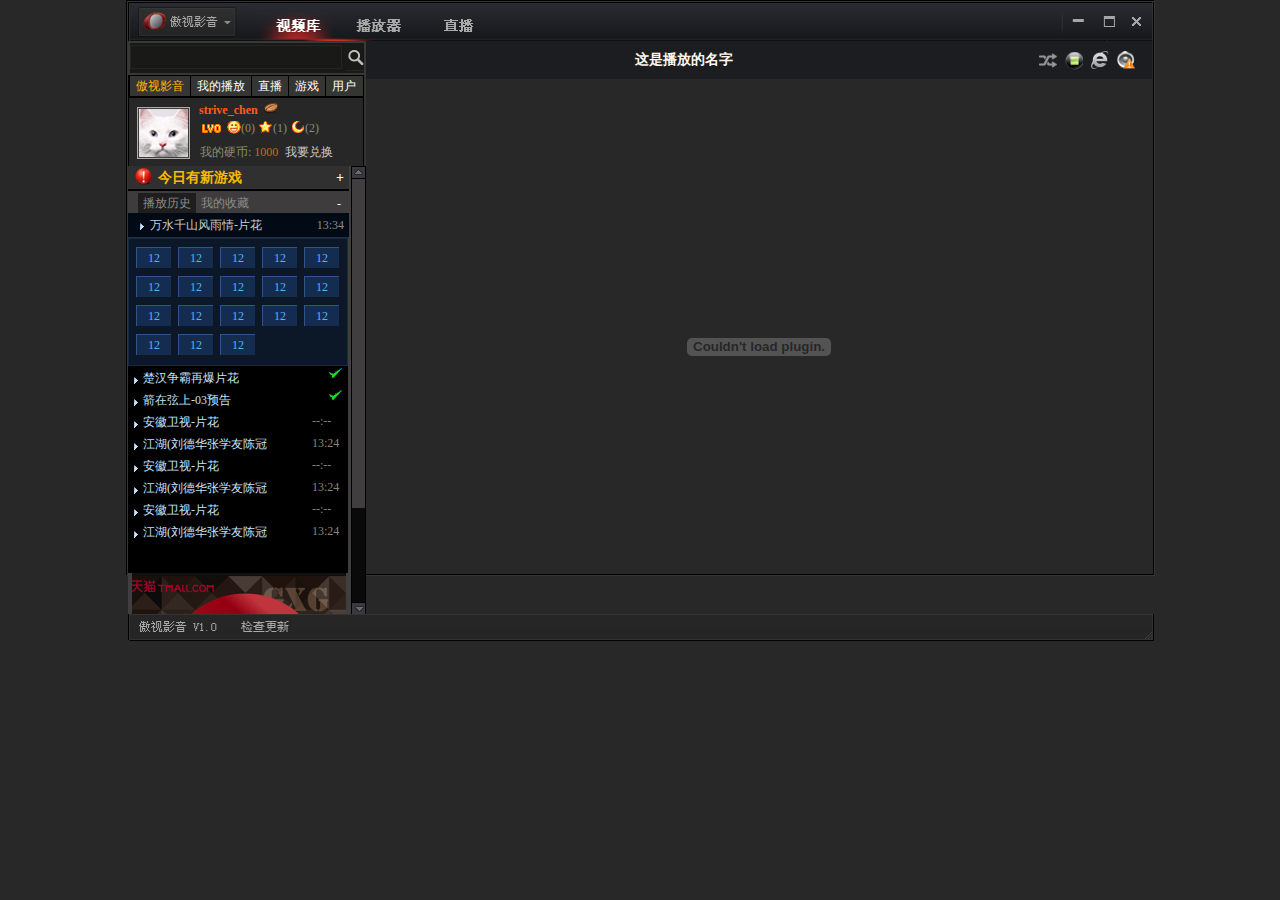
<file: Html Web/aoyou/player.html>
<!DOCTYPE html>
<html>
<head>
    <meta charset="utf-8">
    <title>play</title>
    <link rel="stylesheet" href="css/common.css" />
    <link rel="stylesheet" href="css/zpb_master.css" />

    <link rel="stylesheet" href="css/lbc_play.css"/>   	 			<!--负责整体样式-->
	<link rel="stylesheet" href="css/lbc_navigation-play.css"/>		<!--导航及视频所用样式-->
	<link rel="stylesheet" href="css/sxtstyle.css"/>
	<link href="css/zx.css" rel="stylesheet" />
	<style>
	
	.zpb_list_matter{
		height: 760px;
	}
	.zpb_list_news{height:604px;}
	#count_l_parent{height:604px;}
	#zpb_list_sel_l{height:448px;}
	#sel_l{height:423px;}
	.zpb_list_count{background-color:#353533;}
	</style>
	<script src="js/lbc-startMove.js"></script>    		 <!--运动框架-->
	<script src="js/move9.js"></script>
	<!--<script src="js/lbc-index.js"></script>-->			 <!--本页面的js-->
	<script src="js/sxt_js1.js"></script>
</head>
<body>
	<div class="zpb_play" style="height:573px;">
		<div class="zpb_player">
			<!--头部-->
			<div class="zpb_header">
				<img src="images/header.png" alt="" />
			</div>
			<!--中间内容部分-->
			<div class="zpb_content clearfix">
				<!--左侧部分-->
				<div class="zpb_list fl" style="height:573px;">
					<!--这里是左面列表部分 #ccc色块-->
					<div class="zpb_list_message">
						<!--左侧上部信息部分粉色部分-->
							<!--sxt小猫-->
								<div class="sxt_xm">
									<div class="sxt_search">
										<form action="http://www.baidu.com">
											<input type="text" class="text" />
											<input type="button" class="btn">
										</form>
									</div>
									<ul class="sxt_list clearfix">
										<li><a href="javascript:;" class="yellow">傲视影音</a></li>
										<li><a href="javascript:;">我的播放</a></li>
										<li><a href="javascript:;">直播</a></li>
										<li><a href="javascript:;">游戏</a></li>
										<li><a href="javascript:;">用户</a></li>
									</ul>
									<div class="sxt_chen clearfix">
											<div class="left"><img src="images/face.png" alt=""></div>
											<div class="right">
												<h4>
													strive_chen
													<a href="javascript:;"></a>
												</h4>
												<div class="clearfix">
													<span class="lv">
														<img src="images/level.png" alt="">
													</span>
													<span class="one">(0)</span>
													<span class="two">(1)</span>
													<span class="scr">(2)</span>	
												</div>
												<p>
													<span>
														我的硬币:
														<a href="javascript:;">1000</a>
													</span>
													<span>
														<a class="color" href="javascript:;">我要兑换</a>
													</span>
												</p>
											</div>
									</div>
								</div>
								<!--sxt小猫结束-->
					</div>
					<div class="zpb_list_news clearfix">
						<!--左侧下面大框架滚动部分开始-->
						<div class="zpb_list_count" id="count_l_parent">
							<!--左侧滚动内容-->
							<div class="zpb_list_matter" id="count_l">
								<!--这里是左侧内容没设置高度-->
								<!--sxt左侧部分-->
					 	<div class="sxt_left">
					 		<h3 class="clearfix">今日有新游戏<span>+</span></h3>
					 		<!--sxt第五个选项卡布局-->
					 		<div class="sxt_box sxt_box5" id="sxt_box">
						 		<ul class="clearfix b_list ">
						 			<li class="active"><a href="javascript:;">播放历史</a></li>
						 			<li><a href="javascript:;">我的收藏</a></li>
						 			<span id="s_s1">-</span>
						 		</ul>
						 		<ol id="s_block1">
						 			<div class="show">
							 			<ul>
							 				<li>
							 					<a href="javascript:;">万水千山风雨情-片花</a>
							 					<span>13:34</span>
							 				</li>
							 			</ul>
							 			<div>
									    	<!---片花-->
									    	<div class = "zx-movie clearfix">
									            <div class= "zx-movie-list clearfix">
									            	<a href="javascript:;" class = "leavl">12</a>
									            	<a href="javascript:;" class = "leavl">12</a>
									             	<a href="javascript:;" class = "leavl">12</a>
									             	<a href="javascript:;" class = "leavl">12</a>
									             	<a href="javascript:;" class = "leavl">12</a>
									            	<a href="javascript:;" class = "leavl">12</a>
									            	<a href="javascript:;" class = "leavl">12</a>
									             	<a href="javascript:;" class = "leavl">12</a>
									             	<a href="javascript:;" class = "leavl">12</a>
									             	<a href="javascript:;" class = "leavl">12</a>
									             	<a href="javascript:;" class = "leavl">12</a>
									            	<a href="javascript:;" class = "leavl">12</a>
									             	<a href="javascript:;" class = "leavl">12</a>
									             	<a href="javascript:;" class = "leavl">12</a>
									             	<a href="javascript:;" class = "leavl">12</a> 
									             	<a href="javascript:;" class = "leavl">12</a>
									            	<a href="javascript:;" class = "leavl">12</a>
									             	<a href="javascript:;" class = "leavl">12</a>                                              
									                                                                             
									            </div>
									            <div class = "his-list clearfix">
									                <span class = "play">play</span>
									                <a href="javascript:;">楚汉争霸再爆片花</a>
									            </div>
									            <div class = "his-list clearfix">
									                        <span class = "play">play</span>
									                        <a href="javascript:;">箭在弦上-03预告</a>
									                    </div> 
									            <div class = "his-list clearfix">
									                <span class = "time">--:--</span>
									                <a href="javascript:;">安徽卫视-片花</a>
									            </div>  
									            <div class = "his-list clearfix">
									                <span class = "time">13:24</span>
									                <a href="javascript:;">江湖(刘德华张学友陈冠</a>
									            </div> 
									            <div class = "his-list clearfix">
									                <span class = "time">--:--</span>
									                <a href="javascript:;">安徽卫视-片花</a>
									            </div>  
									            <div class = "his-list clearfix">
									                <span class = "time">13:24</span>
									                <a href="javascript:;">江湖(刘德华张学友陈冠</a>
									            </div>
									            <div class = "his-list clearfix">
									                <span class = "time">--:--</span>
									                <a href="javascript:;">安徽卫视-片花</a>
									            </div>  
									            <div class = "his-list clearfix">
									                <span class = "time">13:24</span>
									                <a href="javascript:;">江湖(刘德华张学友陈冠</a>
									            </div> 
									        </div>  
									    </div>
							 		</div>
							 		<div>
							 			<ul>
							 				<li>
							 					<a href="javascript:;">strive Movie-片花</a>
							 					<span>13:34</span>
							 				</li>
							 			</ul>
							 			<div>
									    	<!---片花-->
									    	<div class = "zx-movie clearfix">
									            <div class= "zx-movie-list clearfix">
									            	<a href="javascript:;" class = "leavl">12</a>
									            	<a href="javascript:;" class = "leavl">12</a>
									             	<a href="javascript:;" class = "leavl">12</a>
									             	<a href="javascript:;" class = "leavl">12</a>
									             	<a href="javascript:;" class = "leavl">12</a>
									            	<a href="javascript:;" class = "leavl">12</a>
									            	<a href="javascript:;" class = "leavl">12</a>
									             	<a href="javascript:;" class = "leavl">12</a>
									             	<a href="javascript:;" class = "leavl">12</a>
									             	<a href="javascript:;" class = "leavl">12</a>
									             	<a href="javascript:;" class = "leavl">12</a>
									            	<a href="javascript:;" class = "leavl">12</a>
									             	<a href="javascript:;" class = "leavl">12</a>
									             	<a href="javascript:;" class = "leavl">12</a>
									             	<a href="javascript:;" class = "leavl">12</a> 
									             	<a href="javascript:;" class = "leavl">12</a>
									            	<a href="javascript:;" class = "leavl">12</a>
									             	<a href="javascript:;" class = "leavl">12</a>                                              
									                                                                             
									            </div>
									            <div class = "his-list clearfix">
									                <span class = "play">play</span>
									                <a href="javascript:;">楚汉争霸再爆片花</a>
									            </div>
									            <div class = "his-list clearfix">
									                        <span class = "play">play</span>
									                        <a href="javascript:;">箭在弦上-03预告</a>
									                    </div> 
									            <div class = "his-list clearfix">
									                <span class = "time">--:--</span>
									                <a href="javascript:;">安徽卫视-片花</a>
									            </div>  
									            <div class = "his-list clearfix">
									                <span class = "time">13:24</span>
									                <a href="javascript:;">江湖(刘德华张学友陈冠</a>
									            </div> 
									            <div class = "his-list clearfix">
									                <span class = "time">--:--</span>
									                <a href="javascript:;">安徽卫视-片花</a>
									            </div>  
									            <div class = "his-list clearfix">
									                <span class = "time">13:24</span>
									                <a href="javascript:;">江湖(刘德华张学友陈冠</a>
									            </div>
									            <div class = "his-list clearfix">
									                <span class = "time">--:--</span>
									                <a href="javascript:;">安徽卫视-片花</a>
									            </div>  
									            <div class = "his-list clearfix">
									                <span class = "time">13:24</span>
									                <a href="javascript:;">江湖(刘德华张学友陈冠</a>
									            </div> 
									        </div>  
									    </div>
							 		</div>
						 		</ol>

					 		</div>
					 		<!--选项卡第五个布局结束-->
					 		<!---播放历史-->
							
					 		<div class="sxt_img">
					 			<a href="javascript:;"><img src="images/ad.png" alt=""></a>
					 		</div>
					 	</div>
						<!--左侧部分结束-->
							</div>
						</div>
						<!--滚动条按键部分-->
						<div class="zpb_list_sel_l" id="zpb_list_sel_l">
							<span class="zpb_t"></span>
							<div class="zpb_list_bar" id="sel_l">
								<div class="zpb_bar" id="sel_l_bar"></div>
							</div>
							<span class="zpb_b"></span>
						</div>
						<!--左侧下面大框架滚动部分结束-->
					</div>
					
				</div>
				
				<!--右侧部分黄色色块-->
				<div class="zpb_page fl" id="zpbocount" style="height:573px;background-color:transparent;">
					<div class="count_r" id="zpbcount">
						
						<!--By libeichen begin-->
						<div class="lbc_play">
							<!--navigation-play start-->
							<div class="navigation-play">
								<h2>这是播放的名字</h2>
								<ul class="play-icon">
									<li>
										<a href="javascript:;" class="toarrow"></a>
									</li>
									<li>
										<a href="javascript:;" class="stop"></a>
									</li>
									<li>
										<a href="javascript:;" class="ie"></a>
									</li>
									<li>
										<a href="javascript:;" class="tan"></a>
									</li>
								</ul>
							</div>
							<!--navigation-play end-->
							<!--video start-->
							<div class="player-show">			<!--引入视频-->
								<embed src="http://player.youku.com/player.php/Type/Folder/Fid/23790237/Ob/1/sid/XMTQ4MjE0NDY4MA==/v.swf" quality="high" width="480" height="400" align="middle" allowScriptAccess="always" allowFullScreen="true" mode="transparent" type="application/x-shockwave-flash"></embed>
							</div>
							<!--video end-->
						</div>
						<!--By libeichen end-->
					</div>
					
					<!--右侧滚动条开始-->
					<div class="zpb_list_sel_r" id="zpb_list_sel_r" style="display:none;">
						<span class="zpb_t"></span>
						<div class="zpb_list_bar" id="sel_r">
							<div class="zpb_bar" id="sel_r_bar"></div>
						</div>
						<span class="zpb_b"></span>
					</div>
					<!--右侧滚动条结束-->
				</div>
			</div>
			<!--尾部-->
			<div class="zpb_footer">
				<img src="images/footer.png" alt="" />
			</div>
		</div>
	</div>
</body>
</html>
<script src="js/zpb_js_effect.js"></script>
</file>
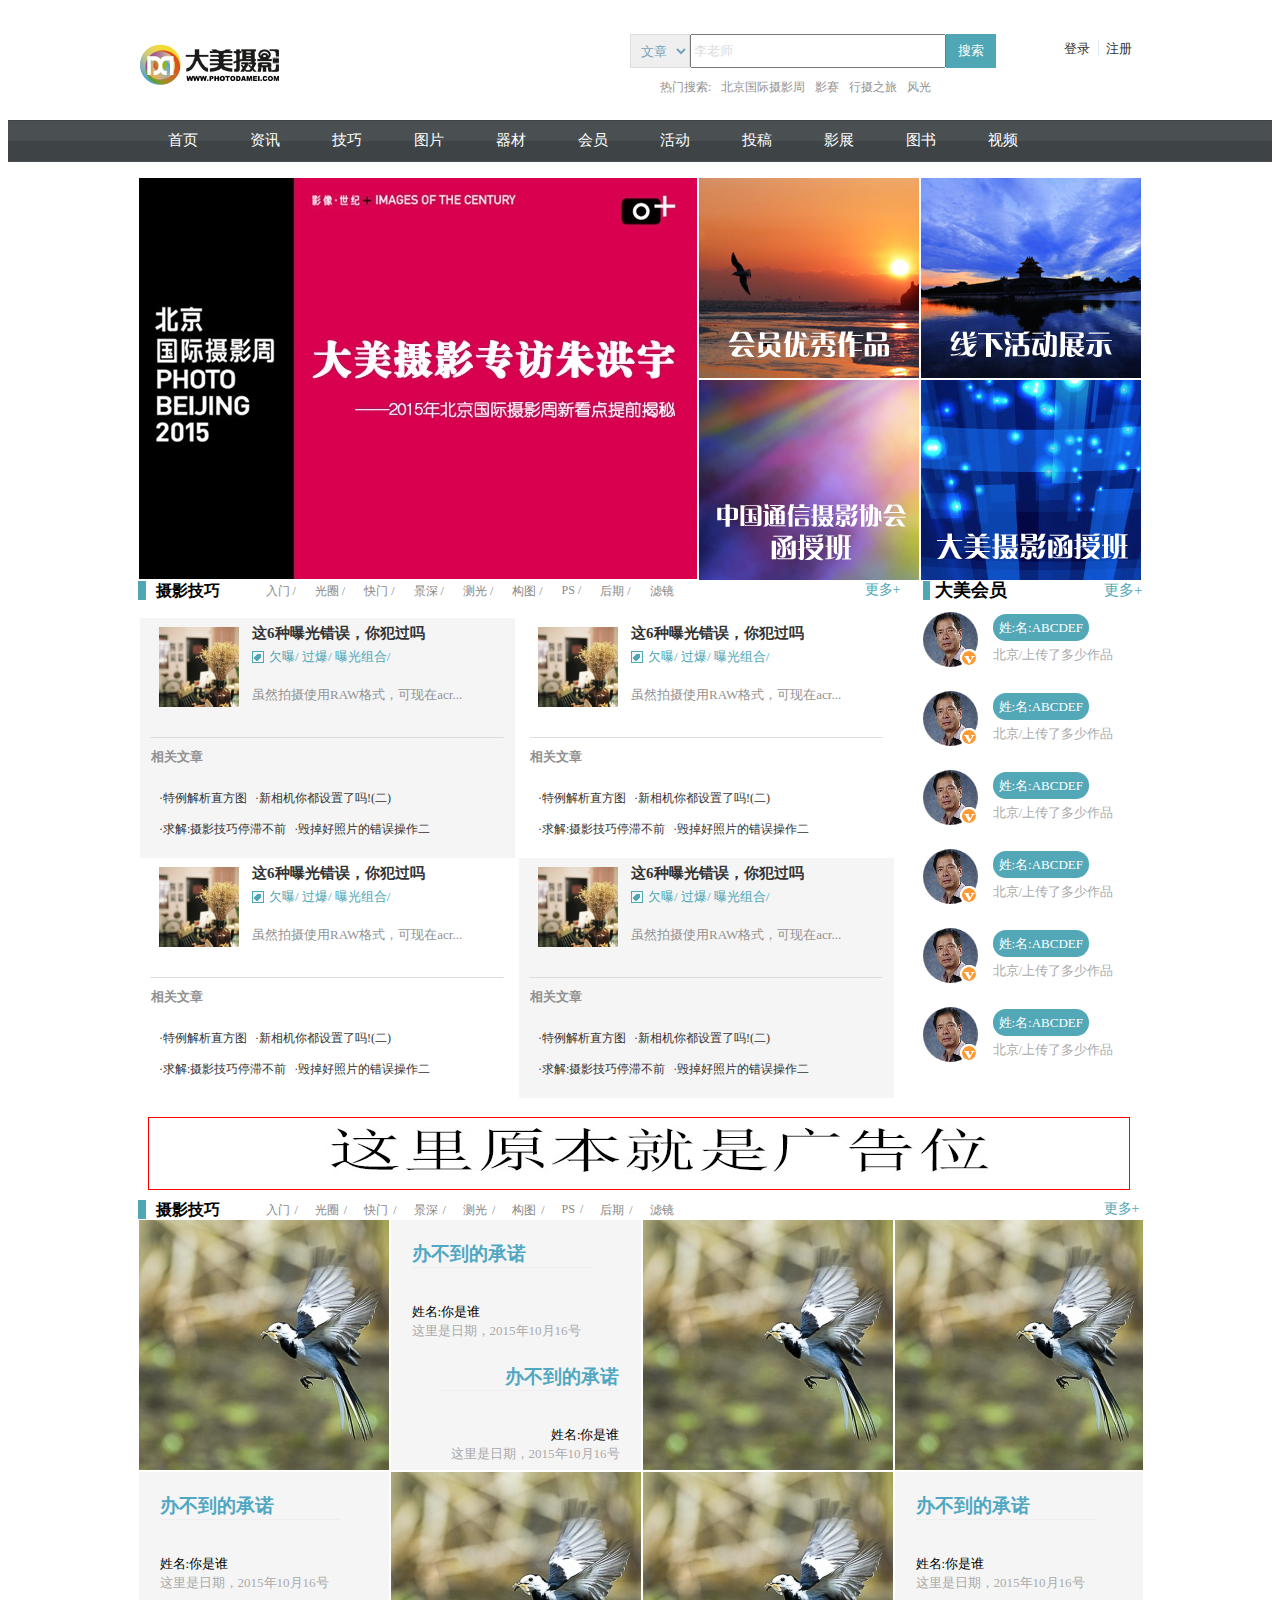
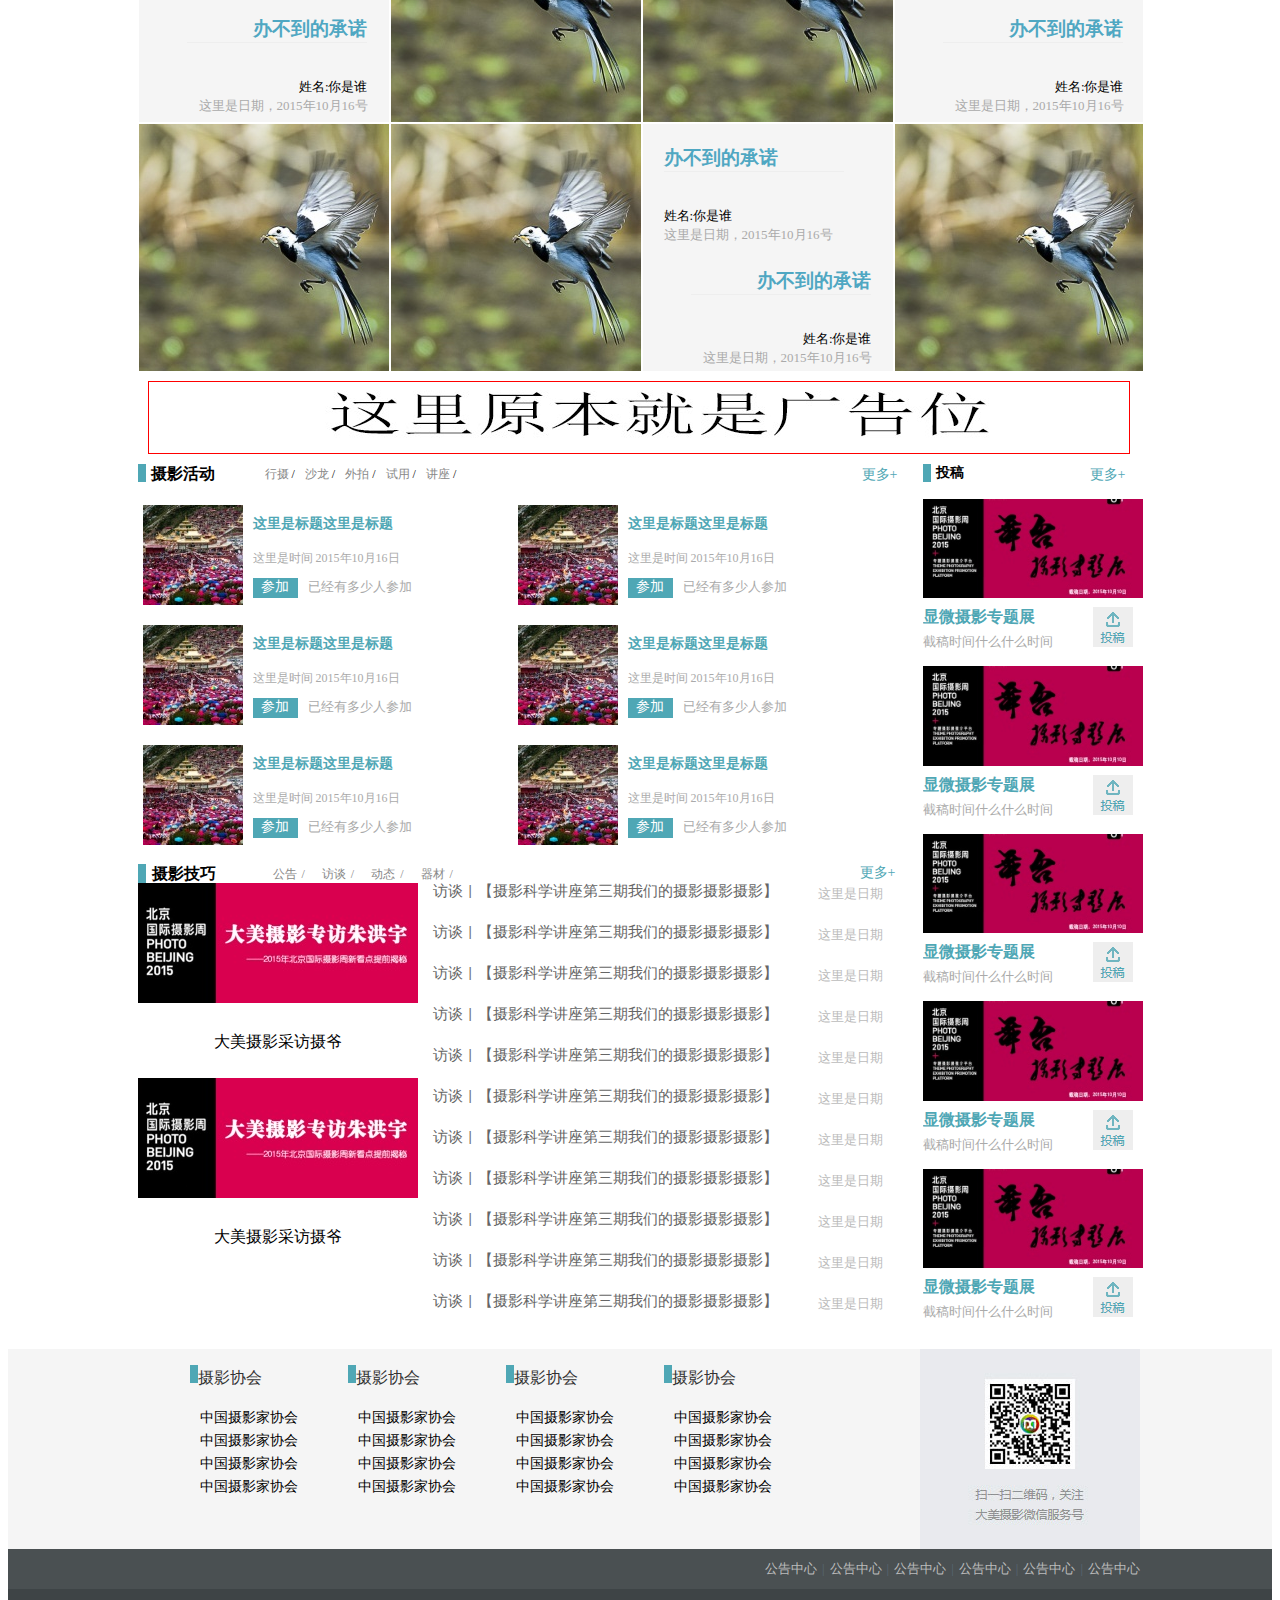
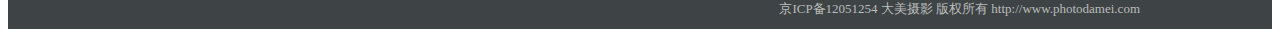
<file: Html Web/dmphoto/dameisheying.html>
<!DOCTYPE html>
<html>
<head>
    <meta charset="UTF-8">
    <!--<mate name="viewport" content="width=device-width, initial-scale=1">-->
    <!--这一句的代码是bootsp的浏览器适配问题解决方案-->
    <title></title>
    <script>
        window.onload = function(ev){
            var oBox = document.getElementById('box');
            alert(oBox);

        };
    </script>
    <style type="text/css">

        .main{
            width: 1005px;
            height: 2787px;
            margin: 0 auto;
            padding: 0;
            /*border: 1px solid red;*/
            overflow: hidden;
        }

        .maintop{
            width: 1005px;
            height: 404px;
            /*border: 1px solid red;*/
            margin: 15px 0 0 0;
            padding:0;
        }

        .maintop img{
            float: left;
            margin: 1px;
        }

        .mainleftone{
            width: 763px;
            height: 526px;
            float: left;
            overflow: hidden;
            /*border: 1px solid red;*/

        }/*<!--这里是摄影技巧整体部分-->*/

        .mainleftone1{
            width: 763px;
            height: 19px;
            /*border: 1px solid red;*/
            overflow: hidden;
        }/*<!--标题部分-->*/

        .mainleftone1 i{
            font-style: normal;
            border: 4px solid;
            border-color: #4fa7b5;
            float: left;
            height: 17px;
        }
        
        .mainleftone1 h3{
            font-size: 16px;
            margin: 0 0 0 10px;
            padding: 0;
            display: inline-block;
            float: left;
        }

        .mainleftone1 ul{
            list-style: none;
            margin: 0 auto;
            padding: 0;
            display: inline-block;
        }

        .mainleftone1 ul li{
            float: left;
            font-size: 12px;
            margin: 2px 0 0 15px;
            color: #888888;
        }

        .mainleftone1 ul li a{
            text-decoration: none;
            color: #888888;
            border: 2px solid;
            border-color: transparent ;
        }

        .mainleftone1 ul li a:hover{
            border: 2px solid;
            border-color: #4fa7b5 transparent transparent transparent;
        }

        .mainleftone1 span{
            display: inline-block;
            margin-left: 50px;
            color: #4fa7b5;
            font-size: 14px;
            float: right;
        }

        .mainleftone1 span a{
            text-decoration: none;
            color: #4fa7b5;
            font-family:微软雅黑;
        }

        .mainleftone1 span a:hover{
            text-shadow: 0 0 1px Gold;
        }

        .mainleftone1 ul .mainleftone1_mar{
            margin-left: 44px;
        }

        .mainleftone2{
            width: 763px;
            height: 488px;
            margin: 18px 0 0;
            padding: 0;
            /*border: 1px solid red;*/
            overflow: hidden;
        }

        .mainleftone2_1{
            display: inline;
            width: 375px;
            height: 240px;
            margin:0 2px 0;
            padding: 0;
            /*border: 1px solid red;*/
            float: left;
            background-color: #f5f5f5;
            overflow: hidden;
        }

        .mainleftone2_1_top{
            width: 352px;
            height: 118px;
            border: 1px solid;
            border-color: transparent transparent #dddddd transparent;
            margin: 0 auto;
            overflow: hidden;
        }

        .mainleftone2_1_top img{
            height: 80px;
            display: inline;
            margin: 8px;
            float: left;
        }

        .mainleftone2_1_top ul{
            width: 232px;
            height: 100px;
            margin: 0;
            padding: 0;
            list-style: none;
            display: inline-block;
            float: left;
        }

        .mainleftone2_1_top li {
            display: block;
            float: left;
            font-size: 13px;
            color: #4fa7b5;
        }

        .mainleftone2_1_top li h4{
            margin: 0;
            padding: 5px;
            color: #333;
            font-size: 15px;
        }

        .mainleftone2_1_top li a{
            text-decoration: none;
            font-size: 13px;
            color: #4fa7b5;
        }

        .mainleftone2_1_top li span{
            display: block;
            margin-top:15px;
            padding: 5px;
            color: #929292;
        }

        i img.mainleftone2_1_topimg{
            width: 12px;
            height: 12px;
            display: inline-block;
            margin: 3px 5px;
            padding:0;
        }

        .mainleftone2_1_bottom{
            width: 352px;
            height: 118px;
           /* border: 1px solid red;*/
            margin: 0 auto;
            overflow: hidden;
        }

        .mainleftone2_1_bottom_1{
            margin-left: -10px;
        }

        .mainleftone2_1_bottom h4 {
            margin: 10px 0 0 0;
            padding: 0;
            font-size: 13px;
            font-family: sans-serif;
            color: #929292;
        }

        .mainleftone2_1_bottom ul{
            margin: 10px 0 0 0;
            list-style: none;
        }

        .mainleftone2_1_bottom ul li{
            float: left;
            font-size: 13px;
        }

        .mainleftone2_1_bottom ul li.mainleftone2_1_bottom_1{
            margin: 14px 40px 0 -32px;
            color: #333333;
            font-family: 微软雅黑;
        }

        ul li.mainleftone2_1_bottom_1 a{
            text-decoration: none;
            color: #333333;
            font-size: 12px;
        }

        .mainleftone2_2{
            width: 375px;
            height: 240px;
            margin:0 2px 0;
            padding: 0;
            /*border: 1px solid red;*/
            float: left;
        }

        .mainleftone2_3{
            width: 375px;
            height: 240px;
            margin:0 2px 0;
            padding: 0;
            /*border: 1px solid red;*/
            float: left;
            overflow: hidden;
        }

        .mainleftone2_4{
            width: 375px;
            height: 240px;
            margin:0 2px 0;
            padding: 0;
            /*border: 1px solid red;*/
            float: left;
            overflow: hidden;
            background-color: #f5f5f5;
        }

        .mainrightone{
            width: 220px;
            height: 516px;
            /*border: 1px solid red;*/
            float: right;
            overflow: hidden;
        }/*右边部分整体的div*/

        .mainrightone h3{
            margin: 0;
            padding: 0 0 0 5px;
            float: left;
            border-left: 7px solid #4fa7b5;
            height: 19px;
            line-height: 19px;
            font-size: 18px;
            font-family:微软雅黑;
        }

        .mainrightone span{
            margin: 0px 0 0;
            padding: 0;
            float: right;
            font-size: 15px;
            color: #4fa7b5;
            font-family:微软雅黑;
        }

        .mainrightone ul{
            margin: 0;
            padding: 0;
        }

        .mainrightone ul li{
            margin: 0;
            padding: 0;
            float: left;
            list-style: none;
        }

        .mainrightone_teacher{
            width: 220px;
            height: 55px;
            /*border: 1px solid red;*/
            margin: 12px 0;
            overflow: hidden;
        }

        .mainrightone_teacher img{
            margin: 0;
            padding: 0;
            float: left;
        }

        .mainrightone_teacher p{
            margin: 2px 0 5px 15px;
            padding: 6px;
            float: left;
            font-size: 13px;
            /*width: 40px;*/
            height: 15px;
            line-height: 15px;
            background-color: #52a8b6;
            border-radius: 13px;
            color: white;
        }

        .mainrightone_teacher span{
            margin: 0 0 0 15px;
            padding: 0;
            float: left;
            font-size: 13px;
            color: #aaaaaa;
        }

        .mainleftwo{
            width: 980px;
            display: block;
            float: left;
            /*height: 67px;*/
            margin:10px 10px;
            border: 1px solid red;

        }

        .footer{
            width: 1000px;
            height: 281px;
            margin: 0 auto;
            padding: 0;
            /*border: 1px solid red;*/
        }

        .mainleftthree{
            width: 1002px;
            height: 19px;
            /*border: 1px solid red;*/
            overflow: hidden;
        }/*<!--标题部分-->*/

        .mainleftthree i{
            font-style: normal;
            border: 4px solid;
            border-color: #4fa7b5;
            float: left;
            height: 17px;
        }

        .mainleftthree h3{
            font-size: 16px;
            margin: 0 0 0 10px;
            padding: 0;
            display: inline-block;
            float: left;
        }

        .mainleftthree ul{
            list-style: none;
            margin: 0 auto;
            padding: 0;
            display: inline-block;
        }

        .mainleftthree ul li{
            float: left;
            font-size: 12px;
            margin: 2px 0 0 15px;
            color: #888888;
        }

        .mainleftthree ul li a{
            text-decoration: none;
            color: #888888;
            border: 2px solid;
            border-color: transparent ;
        }

        .mainleftthree ul li a:hover{
            border: 2px solid;
            border-color: #4fa7b5 transparent transparent transparent;
        }

        .mainleftthree span{
            display: inline-block;
            margin-left: 50px;
            color: #4fa7b5;
            font-size: 14px;
            float: right;
        }

        .mainleftthree span a{
            text-decoration: none;
            color: #4fa7b5;
            font-family:微软雅黑;
        }

        .mainleftthree span a:hover{
            text-shadow: 0 0 1px Gold;
        }

        .mainleftthree ul .mainleftone1_mar{
            margin-left: 44px;
        }

        .mainleftthree_body{
            margin: 0;
            padding:0;
            overflow:hidden;
            /*border: 1px solid red;*/
            width: 1008px;
            height: 752px;
        }

        .mainleftthree_body img{
            border: 0;
        }

        .mainleftthree_body ul{
            margin: 0;
            padding: 0;
        }

        .mainleftthree_body ul li{
            list-style: none;
            float: left;
            height: 250px;
            padding: 1px;
        }

        .mainleftthree_body_div_top ul{
            margin: 0;
            padding: 0;
            float: left;
        }

        .mainleftthree_body ul li:hover{
            box-shadow:0 0 20px blue;
        }

        .mainleftthree_body_div{
            width: 250px;
            height: 250px;
            background-color: #f5f5f5;
            overflow: hidden;
        }

        .mainleftthree_body_div_top{
            width: 248px;
            height: 123px;
            background-color: #f5f5f5;
            float: left;
        }

        .mainleftthree_body_div_top h3{
            margin: 20px 0 0 20px;
            padding: 0;
            color:#4fa7c2;
            border-bottom: 1px solid #eeeeee;
            width: 180px;
        }

        .mainleftthree_body_div_top p{
            font-size: 13px;
            margin: 35px 0 0 20px;

        }

        .mainleftthree_body_div_top span{
            font-size: 13px;
            margin: 5px 0 0 20px;
            color: #aaaaaa;
        }

        .mainleftthree_body_div_bottom{
            width: 248px;
            height: 123px;
            background-color: #f5f5f5;
            float: left;
        }

        .mainleftthree_body_div_bottom h3{
            margin: 20px 0 0 47px;
            color:#4fa7c2;
            border-bottom: 1px solid #eeeeee;
            width: 180px;
            text-align: right;
        }

        .mainleftthree_body_div_bottom p{
            font-size: 13px;
            margin: 35px 20px 0 0;
            text-align: right;
        }

        .mainleftthree_body_div_bottom span{
            font-size: 13px;
            margin: 5px 0 0 59px;
            color: #aaaaaa;
            text-align: right;
        }

        .mainleffourleft {
            margin: 0;
            padding: 0;
            overflow: hidden;
            /*border: 1px solid red;*/
            width: 760px;
            height: 400px;
            float: left;

        }

        .mainleffourleft i{
            border: 4px solid #4fa7b5;
            height: 10px;
            float: left;
        }

        .mainleffourleft h3{
            margin: 0 0 0 5px;
            padding: 0;
            font-size: 16px;
            float: left;

        }

        .mainleffourleft ul{
            margin: 0 0 0 40px;
            padding: 0;
            float: left;
        }

        .mainleffourleft ul li{
            margin: 0 0 0 10px;
            padding: 0;
            height: 20px;
            line-height: 20px;
            float: left;
            list-style: none;
            font-size: 12px;
        }

        .mainleffourleft ul li a{
            color:#888888;
            text-decoration: none;
        }

        .mainleffourleft ul li a:hover{
            border-bottom: 4px solid #4fa7b5;
        }

        .mainleffourleft span{
            margin: 0 0 0 358px;
            height: 20px;
            line-height: 20px;
            padding: 0;
            float: right;
        }

        .mainleffourleft span a{
            text-decoration: none;
            color: #4fa7b5;
            font-family: 微软雅黑;
            font-size: 14px;
        }

        .mainleffourleft_all{
            width: 760px;
            height: 362px;
            margin: 0;
            padding:0;
            /*border: 1px solid red;*/
            float: left;
            overflow: hidden;
        }

        .mainleffourleft_all_box{
            width: 370px;
            height: 100px;
            /*border: 1px solid red;*/
            margin: 20px 0 0 5px;
            padding: 0;
            float: left;
            display: block;
            overflow:hidden;
        }

        .mainleffourleft_all_box img{
            border: 0;
            float: left;
        }

        .mainleffourleft_all_box h3{
            margin:10px 0 0 10px;
            padding:0;
            float: left;
            display: block;
            font-size: 14px;
            color: #4fa7b5;
        }

        .mainleffourleft_all_box span{
            margin:15px 0 0 10px;
            padding:0;
            float: left;
            width: 206px;
            font-size: 12px;
            color: #aaaaaa;
        }

        .mainleffourleft_all_box i{
            margin:10px 0 0 10px;
            padding:0;
            float: left;
            font-size: 14px;
            border: 0;
            font-style: normal;
            width: 45px;
            height: 20px;
            background-color: #4fa7b5;
            text-align: center;
            font-family: 微软雅黑;
            color: white;
            cursor: pointer;
        }

        .mainleffourleft_all_box b{
            margin:10px 0 0 10px;
            padding:0;
            float: left;
            color: #aaaaaa;
            font-weight: normal;
            font-size: 13px;
        }
        
        .mainleffourright {
            margin: 0 ;
            padding: 0;
            overflow:hidden;
            width: 220px;
            height: 863px;
            /*border: 1px solid red;*/
            float: right;
        }

        .mainleffourright h3,.mainleffourright span,.mainleffourright i{
            margin:0 auto;
            padding:0;
            float: left;
        }

        .mainleffourright h3{
            margin-left: 5px;
            font-size: 14px;
        }

        .mainleffourright span{
            margin-top: 2px;
            margin-left: 126px;
            font-family: 微软雅黑;
            font-size: 14px;
            color: #4fa7b5;
            cursor:pointer;/*点击事件，小手*/
        }

        .mainleffourright i {
            border: 4px solid #4fa7b5;
            height: 10px;
        }

        .mainleffourright img{
            margin-top: 15px;
            width: 220px;
        }

        .mainleffourright ul{
            margin: 0;
            padding: 0;
            list-style: none;
        }

        .mainleffourright ul li{
        /*                     */
        }

        .mainleffourright_imgtougao h4{
            float: left;
            margin: 5px 0 0;
            padding: 0;
            color: #4fa7b5;
        }

        .mainleffourright_imgtougao span{
            float: left;
            margin: 5px 0 0;
            padding: 0;
            cursor: default;
            color: #aaaaaa;
            font-size: 13px;
        }
        
        .mainleffourright_imgtougao img{
            margin: 5px 0 0 40px;
            padding: 0;
            width: 40px;
            height: 40px;
            cursor: pointer;
        }

        .mainleftfive{
            width: 760px;
            height: 462px;
            margin: 0;
            padding: 0;
            /*border: 1px solid red;*/
            float: left;
        }

        .mainleftfiveone{
            width: 758px;
            height: 19px;
            /*border: 1px solid red;*/
            overflow: hidden;
        }

        .mainleftfiveone i{
            font-style: normal;
            border: 4px solid;
            border-color: #4fa7b5;
            float: left;
            height: 17px;
        }

        .mainleftfiveone h3{
            font-size: 16px;
            margin: 0 0 0 6px;
            padding: 0;
            display: inline-block;
            float: left;
        }

        .mainleftfiveone ul{
            list-style: none;
            margin: 0 0 0 40px;
            padding: 0;
            display: inline-block;
        }

        .mainleftfiveone ul li{
            float: left;
            font-size: 12px;
            margin: 2px 0 0 15px;
            color: #888888;
        }

        .mainleftfiveone ul li a{
            text-decoration: none;
            color: #888888;
            border: 2px solid;
            border-color: transparent ;
        }

        .mainleftfiveone ul li a:hover{
            border: 2px solid;
            border-color: #4fa7b5 transparent transparent transparent;
        }

        .mainleftfiveone span{
            display: inline-block;
            margin-left: 50px;
            color: #4fa7b5;
            font-size: 14px;
            float: right;
        }

        .mainleftfiveone span a{
            text-decoration: none;
            color: #4fa7b5;
            font-family:微软雅黑;
        }

        .mainleftfiveone span a:hover{
            text-shadow: 0 0 1px Gold;
        }

        .mainleftfiveleft{
            overflow: hidden;
            width: 281px;
            /*border: 1px solid red;*/
            float: left;
        }

        .mainleftfiveleft span{
            display: block;
            margin: 25px 0 25px 76px;
        }

        .mainleftfiveright{
            width: 469px;
            /*border: 1px solid red;*/
            float: left;
            margin-left: 6px;
        }

        .mainleftfiveright ul{
            list-style: none;
            margin: 0 0 0 2px;
            padding: 0;
        }

        .mainleftfiveright ul li{
            padding-top: 17px;
            float: left;
        }

        .mainleftfiveright ul li span,.mainleftfiveright ul li p,.mainleftfiveright ul li i,.mainleftfiveright ul li b{
            margin: 0 0 0 6px;
            padding:0;
            float: left;
            font-size: 15px;
            font-family: 微软雅黑;
            color: #666666;
        }

        .mainleftfiveright ul li a:hover{
            text-shadow: 0 0 3px gold;
            color: red;
        }

        .mainleftfiveright ul li p{
            width: 320px;
        }

        .mainleftfiveright ul li i{
            margin: 3px 0 3px 20px;
            font-style: normal;
            color: #bbbbbb;
            font-family: simsun;
            font-size: 13px;
        }
        
        .mainleftfiverightli {
            margin-top: -18px;
        }

        .footer{
            width: 100%;
            margin: 0 auto;
            /*border: 1px solid red;*/
        }

        .footerone{
            width: 100%;
            height: 200px;
            /*border: 1px solid red;*/
            background-color: #f5f5f5;
            margin: 0 auto;
        }


        .footerone dl{
            display: block;
            float: left;
            margin-left: 50px;
        }

        .footerone dt{
            margin: 0 5px 20px 0;
            padding:0;
            color:#333;
            font-family: 微软雅黑;
        }

        .footerone dd{
            margin: 5px 0 0 10px;
            padding: 0;
            font-size: 14px;
        }

        .footerone dt span{
            border: 4px solid #4fa7b5;
            display: inline-block;
            height: 10px;
            margin: 0;

        }

        .footerone_1{
            width: 1000px;
            height: 200px;
            margin: 0 auto;
            /*border: 1px solid red;*/
        }
        
        .footerone_1 img{
            float: right;
        }

        .footertwo{
            width: 100%;
            height: 40px;
            /*border: 1px solid red;*/
            overflow: hidden;
            background-color: #4a5052;
        }

        .fooerttwo_1{
            width: 1000px;
            height: 40px;
            /*border: 1px solid red;*/
            margin: 0 auto;
        }

        .fooerttwo_1 ul{
            margin: 0;
            padding:0;
            list-style: none;
            /*margin: 10px auto;*/
            height: 40px;
            line-height: 40px;
        }

        .fooerttwo_1 ul li{
            float: right;
            font-size: 13px;
            color:#bbbbbb;
        }
        
        .fooerttwo_1 ul li i{
            font-size: 13px;
            color: #586872;
            font-style: normal;
            margin: 0 5px;
            
        }

        .footerthree{
            width: 100%;
            height: 40px;
            /*border: 1px solid red;*/
            overflow: hidden;
            background-color: #3e4446;
        }

        .footerthree_1{
            padding: 0;
            width: 1000px;
            height: 40px;
            line-height: 40px;
            /*border: 1px solid red;*/
            margin: 0 auto;
        }

        .footerthree_1 span{
            float: right;
            color: #bbbbbb;
            font-size: 13px;
        }

    </style>

    <link rel="stylesheet" href="./NavBar.css" type="text/css"/>
    <link rel="stylesheet" href="./all.css" type="text/css"/>

</head>
<body>

    <div class="all"><!--这里是整个页面的div-->

        <div class="NavBar"><!--这里是导航栏部分-->

            <img src="./imgs/logo.png"/>

            <div class="NavBar_a"><!--搜索框-->
                    <ul>
                        <li>
                    <select class="NavBar_aSel" name="text">
                        <option value="0">文章</option>
                        <option value="1">影展</option>
                        <option value="2">影赛</option>
                        <option value="3">老师</option>
                    </select>
                    <input class="NavBar_atext" type="text" value="李老师"/>
                    <input class="NavBar_abutt" type="button" value="搜索"/>
                        </li>
                    </ul>
            </div><!--搜索框-->

            <div class="NavBar_b">

                <ul>
                    <li>热门搜索:</li>
                    <li><a href="##">北京国际摄影周</a></li>
                    <li><a href="##">影赛</a></li>
                    <li><a href="##">行摄之旅</a></li>
                    <li><a href="##">风光</a></li>
                </ul>

            </div>

            <div class="NavBar_c">
                <ul>
                    <li><a href="##">登录</a></li>
                    <li><a class="NavBar_2biaoji"  href="##">注册</a></li>
                </ul>
            </div>

        </div><!--这里是导航栏部分-->

        <div class="NavBar_1"><!--导航条-->

            <div class="NavBar_2">
                <ul>
                    <li><!--以下是下拉框，鼠标滑过的效果-->
                        <a class="NavBar_2_0" href="###">首页
                            <div class="NavBar_2_1">
                            <ul>
                                <li>123</li>
                                <li>123</li>
                                <li>123</li>
                                <li>123</li>
                            </ul>
                        </div>
                        </a>
                    </li>

                    <li><a href="###">资讯</a></li>
                    <li><a href="###">技巧</a></li>
                    <li><a href="###">图片</a></li>
                    <li><a href="###">器材</a></li>
                    <li><a href="###">会员</a></li>
                    <li><a href="###">活动</a></li>
                    <li><a href="###">投稿</a></li>
                    <li><a href="###">影展</a></li>
                    <li><a href="###">图书</a></li>
                    <li><a href="###">视频</a></li>
                </ul>
            </div>

        </div><!--导航条-->

        <div class="main"><!--这里是整体的主体部分-->

            <div class="maintop"><!--banner部分-->

                <img src="./imgs/1.jpg" />
                <img src="./imgs/2.jpg" />
                <img src="./imgs/3.jpg" />
                <img src="./imgs/4.jpg" />
                <img src="./imgs/5.jpg" />

            </div><!--banner部分-->

            <div class="mainleftone"><!--这里是摄影技巧整体部分-->

                <div class="mainleftone1"><!--标题部分-->
                    <i></i><!--竖杠部分-->
                    <h3>摄影技巧</h3>
                    <ul>
                        <li class="mainleftone1_mar"><a href="##">入门 /</a></li>
                        <li><a href="##">光圈 /</a></li>
                        <li><a href="##">快门 /</a></li>
                        <li><a href="##">景深 /</a></li>
                        <li><a href="##">测光 /</a></li>
                        <li><a href="##">构图 /</a></li>
                        <li><a href="##">PS /</a></li>
                        <li><a href="##">后期 /</a></li>
                        <li><a href="##">滤镜</a></li>
                    </ul>

                    <span><a href="##">更多+</a></span>
                
                </div><!--标题部分-->
                
                <div class="mainleftone2"><!--这里是内容整体部分-->

                    <div class="mainleftone2_1"><!--内容部分1-->

                        <div class="mainleftone2_1_top"><!--内容部分1上-->
                            <img src="./imgs/1406.jpg"/>
                            <ul>
                                <li><h4>这6种曝光错误，你犯过吗</h4></li>
                                <li>
                                    <i><img class="mainleftone2_1_topimg" src="./imgs/icon.jpg"/></i>
                                    <a href="##">欠曝/</a>
                                    <a href="##">过爆/</a>
                                    <a href="##">曝光组合/</a>
                                </li>
                                <li><span>虽然拍摄使用RAW格式，可现在acr...</span></li>
                            </ul>
                            
                            
                        </div><!--内容部分1上-->

                        <div class="mainleftone2_1_bottom"><!--内容部分1下-->
                            <h4>相关文章</h4>
                            <ul>
                                <li class="mainleftone2_1_bottom_1"><a href="##">·特例解析直方图</a></li>
                                <li class="mainleftone2_1_bottom_1"><a href="##">·新相机你都设置了吗!(二)</a></li>
                                <li class="mainleftone2_1_bottom_1"><a href="##">·求解:摄影技巧停滞不前</a></li>
                                <li class="mainleftone2_1_bottom_1"><a href="##">·毁掉好照片的错误操作二</a></li>
                            </ul>

                        </div><!--内容部分1下-->


                    </div><!--内容部分1-->

                    <div class="mainleftone2_2"><!--内容部分2-->

                        <div class="mainleftone2_1_top"><!--内容部分1上-->
                            <img src="./imgs/1406.jpg"/>
                            <ul>
                                <li><h4>这6种曝光错误，你犯过吗</h4></li>
                                <li>
                                    <i><img class="mainleftone2_1_topimg" src="./imgs/icon.jpg"/></i>
                                    <a href="##">欠曝/</a>
                                    <a href="##">过爆/</a>
                                    <a href="##">曝光组合/</a>
                                </li>
                                <li><span>虽然拍摄使用RAW格式，可现在acr...</span></li>
                            </ul>


                        </div><!--内容部分2上-->

                        <div class="mainleftone2_1_bottom"><!--内容部分1下-->
                            <h4>相关文章</h4>
                            <ul>
                                <li class="mainleftone2_1_bottom_1"><a href="##">·特例解析直方图</a></li>
                                <li class="mainleftone2_1_bottom_1"><a href="##">·新相机你都设置了吗!(二)</a></li>
                                <li class="mainleftone2_1_bottom_1"><a href="##">·求解:摄影技巧停滞不前</a></li>
                                <li class="mainleftone2_1_bottom_1"><a href="##">·毁掉好照片的错误操作二</a></li>
                            </ul>

                        </div><!--内容部分2下-->


                    </div><!--内容部分2-->

                    <div class="mainleftone2_3"><!--内容部分3-->

                        <div class="mainleftone2_1_top"><!--内容部分1上-->
                            <img src="./imgs/1406.jpg"/>
                            <ul>
                                <li><h4>这6种曝光错误，你犯过吗</h4></li>
                                <li>
                                    <i><img class="mainleftone2_1_topimg" src="./imgs/icon.jpg"/></i>
                                    <a href="##">欠曝/</a>
                                    <a href="##">过爆/</a>
                                    <a href="##">曝光组合/</a>
                                </li>
                                <li><span>虽然拍摄使用RAW格式，可现在acr...</span></li>
                            </ul>


                        </div><!--内容部分4上-->

                        <div class="mainleftone2_1_bottom"><!--内容部分1下-->
                            <h4>相关文章</h4>
                            <ul>
                                <li class="mainleftone2_1_bottom_1"><a href="##">·特例解析直方图</a></li>
                                <li class="mainleftone2_1_bottom_1"><a href="##">·新相机你都设置了吗!(二)</a></li>
                                <li class="mainleftone2_1_bottom_1"><a href="##">·求解:摄影技巧停滞不前</a></li>
                                <li class="mainleftone2_1_bottom_1"><a href="##">·毁掉好照片的错误操作二</a></li>
                            </ul>

                        </div><!--内容部分4下-->


                    </div><!--内容部分3-->

                    <div class="mainleftone2_4"><!--内容部分4-->

                        <div class="mainleftone2_1_top"><!--内容部分1上-->
                            <img src="./imgs/1406.jpg"/>
                            <ul>
                                <li><h4>这6种曝光错误，你犯过吗</h4></li>
                                <li>
                                    <i><img class="mainleftone2_1_topimg" src="./imgs/icon.jpg"/></i>
                                    <a href="##">欠曝/</a>
                                    <a href="##">过爆/</a>
                                    <a href="##">曝光组合/</a>
                                </li>
                                <li><span>虽然拍摄使用RAW格式，可现在acr...</span></li>
                            </ul>


                        </div><!--内容部分2上-->

                        <div class="mainleftone2_1_bottom"><!--内容部分1下-->
                            <h4>相关文章</h4>
                            <ul>
                                <li class="mainleftone2_1_bottom_1"><a href="##">·特例解析直方图</a></li>
                                <li class="mainleftone2_1_bottom_1"><a href="##">·新相机你都设置了吗!(二)</a></li>
                                <li class="mainleftone2_1_bottom_1"><a href="##">·求解:摄影技巧停滞不前</a></li>
                                <li class="mainleftone2_1_bottom_1"><a href="##">·毁掉好照片的错误操作二</a></li>
                            </ul>

                        </div><!--内容部分2下-->


                    </div><!--内容部分4-->

                </div><!--这里是内容整体部分-->

            </div><!--这里是摄影技巧整体部分-->

            <div class="mainrightone"><!--大美会员列表部分-->
                    <h3>大美会员</h3>
                    <span>更多+</span>
                <ul>
                    <li>
                        <div class="mainrightone_teacher">
                            <img src="./imgs/teacher.png" alt=""/>
                            <p>姓:名:ABCDEF</p>
                            <span>北京/上传了多少作品</span>
                        </div>
                    </li>
                    <li>
                        <div class="mainrightone_teacher">
                            <img src="./imgs/teacher.png" alt=""/>
                            <p>姓:名:ABCDEF</p>
                            <span>北京/上传了多少作品</span>
                        </div>
                    </li>
                    <li>
                        <div class="mainrightone_teacher">
                            <img src="./imgs/teacher.png" alt=""/>
                            <p>姓:名:ABCDEF</p>
                            <span>北京/上传了多少作品</span>
                        </div>
                    </li>
                    <li>
                        <div class="mainrightone_teacher">
                            <img src="./imgs/teacher.png" alt=""/>
                            <p>姓:名:ABCDEF</p>
                            <span>北京/上传了多少作品</span>
                        </div>
                    </li>
                    <li>
                        <div class="mainrightone_teacher">
                            <img src="./imgs/teacher.png" alt=""/>
                            <p>姓:名:ABCDEF</p>
                            <span>北京/上传了多少作品</span>
                        </div>
                    </li>
                    <li>
                        <div class="mainrightone_teacher">
                            <img src="./imgs/teacher.png" alt=""/>
                            <p>姓:名:ABCDEF</p>
                            <span>北京/上传了多少作品</span>
                        </div>
                    </li>
                </ul>

            </div><!--大美会员列表部分-->
            
            <div class="mainleftwo"><!--这里是广告-->
                <img src="./imgs/guanggao.jpg" alt=""/>
            </div><!--这里是广告-->

            <div class="mainleftthree"><!--这里是摄影作品展示-->
                <i></i><!--竖杠部分-->
                <h3>摄影技巧</h3>
                <ul>
                    <li class="mainleftone1_mar"><a href="##">入门</a> /</li>
                    <li><a href="##">光圈</a> /</li>
                    <li><a href="##">快门</a> /</li>
                    <li><a href="##">景深</a> /</li>
                    <li><a href="##">测光</a> /</li>
                    <li><a href="##">构图</a> /</li>
                    <li><a href="##">PS</a> /</li>
                    <li><a href="##">后期</a> /</li>
                    <li><a href="##">滤镜</a></li>
                </ul>

                <span><a href="##">更多+</a></span>

            </div><!--这里是摄影作品展示-->

            <div class="mainleftthree_body"><!--巨大的矩阵图片及详情描述-->
                <ul>
                    <li><img src="./imgs/fengniao.jpg" alt=""/></li>
                    <li>
                        <div class="mainleftthree_body_div">
                            <ul>
                                <li>
                                    <div class="mainleftthree_body_div_top">
                                            <h3>办不到的承诺</h3>
                                            <p>姓名:你是谁</p>
                                            <span>这里是日期，2015年10月16号</span>
                                    </div>
                                    <div class="mainleftthree_body_div_bottom">
                                            <h3>办不到的承诺</h3>
                                            <p>姓名:你是谁</p>
                                            <span>这里是日期，2015年10月16号</span>
                                    </div>
                                </li>
                            </ul>
                        </div>
                    </li>
                    <li><img src="./imgs/fengniao.jpg" alt=""/></li>
                    <li><img src="./imgs/fengniao.jpg" alt=""/></li>
                    <li>
                        <div class="mainleftthree_body_div">
                            <ul>
                                <li>
                                    <div class="mainleftthree_body_div_top">

                                        <h3>办不到的承诺</h3>
                                        <p>姓名:你是谁</p>
                                        <span>这里是日期，2015年10月16号</span>

                                    </div>
                                    <div class="mainleftthree_body_div_bottom">
                                        <h3>办不到的承诺</h3>
                                        <p>姓名:你是谁</p>
                                        <span>这里是日期，2015年10月16号</span>
                                    </div>
                                </li>
                            </ul>
                        </div>
                    </li>
                    <li><img src="./imgs/fengniao.jpg" alt=""/></li>
                    <li><img src="./imgs/fengniao.jpg" alt=""/></li>
                    <li>
                        <div class="mainleftthree_body_div">
                            <ul>
                                <li>
                                    <div class="mainleftthree_body_div_top">

                                        <h3>办不到的承诺</h3>
                                        <p>姓名:你是谁</p>
                                        <span>这里是日期，2015年10月16号</span>

                                    </div>
                                    <div class="mainleftthree_body_div_bottom">
                                        <h3>办不到的承诺</h3>
                                        <p>姓名:你是谁</p>
                                        <span>这里是日期，2015年10月16号</span>
                                    </div>
                                </li>
                            </ul>
                        </div>
                    </li>
                    <li><img src="./imgs/fengniao.jpg" alt=""/></li>
                    <li><img src="./imgs/fengniao.jpg" alt=""/></li>
                    <li>
                        <div class="mainleftthree_body_div">
                            <ul>
                                <li>
                                    <div class="mainleftthree_body_div_top">

                                        <h3>办不到的承诺</h3>
                                        <p>姓名:你是谁</p>
                                        <span>这里是日期，2015年10月16号</span>

                                    </div>
                                    <div class="mainleftthree_body_div_bottom">
                                        <h3>办不到的承诺</h3>
                                        <p>姓名:你是谁</p>
                                        <span>这里是日期，2015年10月16号</span>
                                    </div>
                                </li>
                            </ul>
                        </div>
                    </li>
                    <li><img src="./imgs/fengniao.jpg" alt=""/></li>
                </ul>

            </div><!--巨大的矩阵图片及详情描述-->

            <div class="mainleftwo"><!--这里是广告-->
                <img src="./imgs/guanggao.jpg" />
            </div><!--这里是广告-->

            <div class="mainleffourleft"><!--这里是摄影活动-->
                <i></i>
                <h3>摄影活动</h3>
                <ul>
                    <li><a href="####">行摄</a> /</li>
                    <li><a href="####">沙龙</a> /</li>
                    <li><a href="####">外拍</a> /</li>
                    <li><a href="####">试用</a> /</li>
                    <li><a href="####">讲座</a> /</li>
                </ul>

                <span><a href="##">更多+</a></span>

                <div class="mainleffourleft_all"><!--摄影活动的大div-->

                            <div class="mainleffourleft_all_box"><!--这里是小div-->
                                <img src="./imgs/94.jpg" alt=""/>
                                <h3>这里是标题这里是标题</h3>
                                <span>这里是时间 2015年10月16日</span>
                                <i>参加</i>
                                <b>已经有多少人参加</b>
                            </div><!--这里是小div-->

                            <div class="mainleffourleft_all_box"><!--这里是小div-->
                                <img src="./imgs/94.jpg" alt=""/>
                                <h3>这里是标题这里是标题</h3>
                                <span>这里是时间 2015年10月16日</span>
                                <i>参加</i>
                                <b>已经有多少人参加</b>
                            </div><!--这里是小div-->

                            <div class="mainleffourleft_all_box"><!--这里是小div-->
                                <img src="./imgs/94.jpg" alt=""/>
                                <h3>这里是标题这里是标题</h3>
                                <span>这里是时间 2015年10月16日</span>
                                <i>参加</i>
                                <b>已经有多少人参加</b>
                            </div><!--这里是小div-->

                            <div class="mainleffourleft_all_box"><!--这里是小div-->
                                <img src="./imgs/94.jpg" alt=""/>
                                <h3>这里是标题这里是标题</h3>
                                <span>这里是时间 2015年10月16日</span>
                                <i>参加</i>
                                <b>已经有多少人参加</b>
                            </div><!--这里是小div-->

                            <div class="mainleffourleft_all_box"><!--这里是小div-->
                                <img src="./imgs/94.jpg" alt=""/>
                                <h3>这里是标题这里是标题</h3>
                                <span>这里是时间 2015年10月16日</span>
                                <i>参加</i>
                                <b>已经有多少人参加</b>
                            </div><!--这里是小div-->

                            <div class="mainleffourleft_all_box"><!--这里是小div-->
                                    <img src="./imgs/94.jpg" alt=""/>
                                    <h3>这里是标题这里是标题</h3>
                                    <span>这里是时间 2015年10月16日</span>
                                    <i>参加</i>
                                    <b>已经有多少人参加</b>
                            </div><!--这里是小div-->

                </div><!--摄影活动的大div-->

            </div><!--这里是摄影活动-->

            <div class="mainleffourright"><!--摄影投稿-->
                <i></i>
                <h3>投稿</h3>
                <span>更多+</span>

                <ul>
                    <img src="./imgs/zhanshihui.jpg" />
                    <li class="mainleffourright_imgtougao">
                        <h4>显微摄影专题展</h4>
                        <span>截稿时间什么什么时间</span>
                        <img src="./imgs/tougao.png"/>
                    </li>

                    <img src="./imgs/zhanshihui.jpg" />
                    <li class="mainleffourright_imgtougao">
                        <h4>显微摄影专题展</h4>
                        <span>截稿时间什么什么时间</span>
                        <img src="./imgs/tougao.png"/>
                    </li>

                    <img src="./imgs/zhanshihui.jpg" />
                    <li class="mainleffourright_imgtougao">
                        <h4>显微摄影专题展</h4>
                        <span>截稿时间什么什么时间</span>
                        <img src="./imgs/tougao.png"/>
                    </li>

                    <img src="./imgs/zhanshihui.jpg" />
                    <li class="mainleffourright_imgtougao">
                        <h4>显微摄影专题展</h4>
                        <span>截稿时间什么什么时间</span>
                        <img src="./imgs/tougao.png"/>
                    </li>

                    <img src="./imgs/zhanshihui.jpg" />
                    <li class="mainleffourright_imgtougao">
                        <h4>显微摄影专题展</h4>
                        <span>截稿时间什么什么时间</span>
                        <img src="./imgs/tougao.png"/>
                    </li>

                </ul>

            </div><!--摄影投稿-->

            <div class="mainleftfive"><!--这里是摄影资讯-->
                <div class="mainleftfiveone"><!--标题部分-->
                    <i></i><!--竖杠部分-->
                    <h3>摄影技巧</h3>
                    <ul>
                        <li class="mainleftone1_mar"><a href="##">公告</a> /</li>
                        <li><a href="##">访谈</a> /</li>
                        <li><a href="##">动态</a> /</li>
                        <li><a href="##">器材</a> /</li>
                    </ul>

                    <span><a href="##">更多+</a></span>
                </div><!--标题部分-->

                <div class="mainleftfiveleft"><!--左边部分-->
                    <img src="./imgs/zhufengyu.jpg" />
                    <span>大美摄影采访摄爷</span>
                    <img src="./imgs/zhufengyu.jpg" />
                    <span>大美摄影采访摄爷</span>
                </div><!--左边部分-->

                <div class="mainleftfiveright"><!--这里是右边部分-->
                    <ul>
                        <li class="mainleftfiverightli">
                            <a href="##">
                                <span>访谈</span>
                                <b>|</b>
                                <p>【摄影科学讲座第三期我们的摄影摄影摄影】</p>
                            </a>
                            <i>这里是日期</i>
                        </li>
                        <li>
                            <a href="##">
                                <span>访谈</span>
                                <b>|</b>
                                <p>【摄影科学讲座第三期我们的摄影摄影摄影】</p>
                            </a>
                            <i>这里是日期</i>
                        </li>
                        <li>
                            <a href="##">
                                <span>访谈</span>
                                <b>|</b>
                                <p>【摄影科学讲座第三期我们的摄影摄影摄影】</p>
                            </a>
                            <i>这里是日期</i>
                        </li>
                        <li>
                            <a href="##">
                                <span>访谈</span>
                                <b>|</b>
                                <p>【摄影科学讲座第三期我们的摄影摄影摄影】</p>
                            </a>
                            <i>这里是日期</i>
                        </li>
                        <li>
                            <a href="##">
                                <span>访谈</span>
                                <b>|</b>
                                <p>【摄影科学讲座第三期我们的摄影摄影摄影】</p>
                            </a>
                            <i>这里是日期</i>
                        </li>
                        <li>
                            <a href="##">
                                <span>访谈</span>
                                <b>|</b>
                                <p>【摄影科学讲座第三期我们的摄影摄影摄影】</p>
                            </a>
                            <i>这里是日期</i>
                        </li>
                        <li>
                            <a href="##">
                                <span>访谈</span>
                                <b>|</b>
                                <p>【摄影科学讲座第三期我们的摄影摄影摄影】</p>
                            </a>
                            <i>这里是日期</i>
                        </li>
                        <li>
                            <a href="##">
                                <span>访谈</span>
                                <b>|</b>
                                <p>【摄影科学讲座第三期我们的摄影摄影摄影】</p>
                            </a>
                            <i>这里是日期</i>
                        </li>
                        <li>
                            <a href="##">
                                <span>访谈</span>
                                <b>|</b>
                                <p>【摄影科学讲座第三期我们的摄影摄影摄影】</p>
                            </a>
                            <i>这里是日期</i>
                        </li>
                        <li>
                            <a href="##">
                                <span>访谈</span>
                                <b>|</b>
                                <p>【摄影科学讲座第三期我们的摄影摄影摄影】</p>
                            </a>
                            <i>这里是日期</i>
                        </li>
                        <li>
                            <a href="##">
                                <span>访谈</span>
                                <b>|</b>
                                <p>【摄影科学讲座第三期我们的摄影摄影摄影】</p>
                            </a>
                            <i>这里是日期</i>
                        </li>

                    </ul>

                </div><!--这里是右边部分-->

            </div><!--这里是摄影资讯-->

        </div><!--这里是整体的主体部分-->

        <div class="footer"><!--这里是网站底部-->
            <div class="footerone"><!--底部第一个框-->
                <div class="footerone_1">
                <dl>
                    <dt><span></span>摄影协会</dt>
                    <dd>中国摄影家协会</dd>
                    <dd>中国摄影家协会</dd>
                    <dd>中国摄影家协会</dd>
                    <dd>中国摄影家协会</dd>
                </dl>


                <dl>
                    <dt><span></span>摄影协会</dt>
                    <dd>中国摄影家协会</dd>
                    <dd>中国摄影家协会</dd>
                    <dd>中国摄影家协会</dd>
                    <dd>中国摄影家协会</dd>
                </dl>


                <dl>
                    <dt><span></span>摄影协会</dt>
                    <dd>中国摄影家协会</dd>
                    <dd>中国摄影家协会</dd>
                    <dd>中国摄影家协会</dd>
                    <dd>中国摄影家协会</dd>
                </dl>


                <dl>
                    <dt><span></span>摄影协会</dt>
                    <dd>中国摄影家协会</dd>
                    <dd>中国摄影家协会</dd>
                    <dd>中国摄影家协会</dd>
                    <dd>中国摄影家协会</dd>
                </dl>

                    <img src="./imgs/weixin.jpg" alt=""/>
                    

                </div>
            </div>

            <div class="footertwo"><!--底部第二个框-->
                <div class="fooerttwo_1">
                    <ul>
                        <li>公告中心</li>
                        <li>公告中心<i>|</i></li>
                        <li>公告中心<i>|</i></li>
                        <li>公告中心<i>|</i></li>
                        <li>公告中心<i>|</i></li>
                        <li>公告中心<i>|</i></li>
                    </ul>
                </div>
            </div><!--底部第二个框-->

            <div class="footerthree"><!--底部第三个框-->
                <div class="footerthree_1">
                    <span>京ICP备12051254 大美摄影 版权所有 http://www.photodamei.com</span>
                </div>
            </div><!--底部第三个框-->

        </div><!--这里是网站底部-->

    </div><!--这里是整个页面的div-->

</body>
</html>
</file>
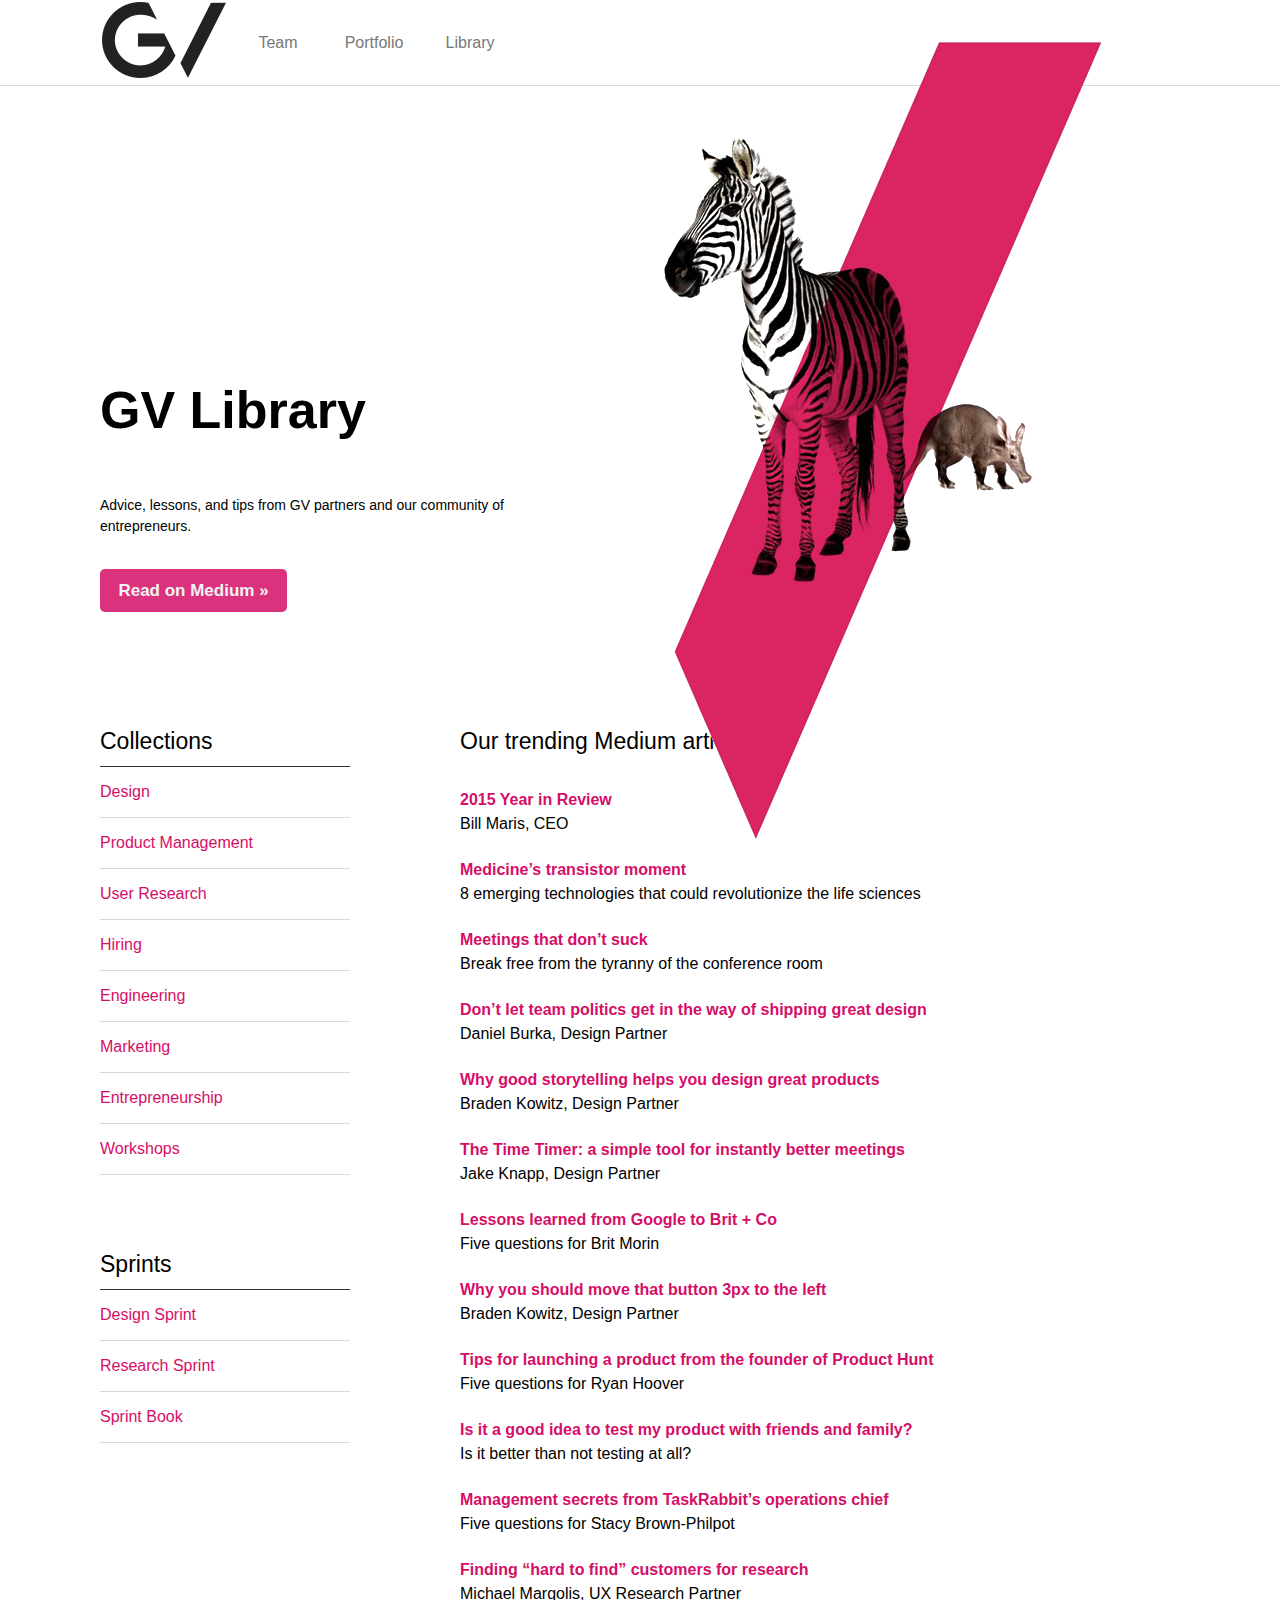
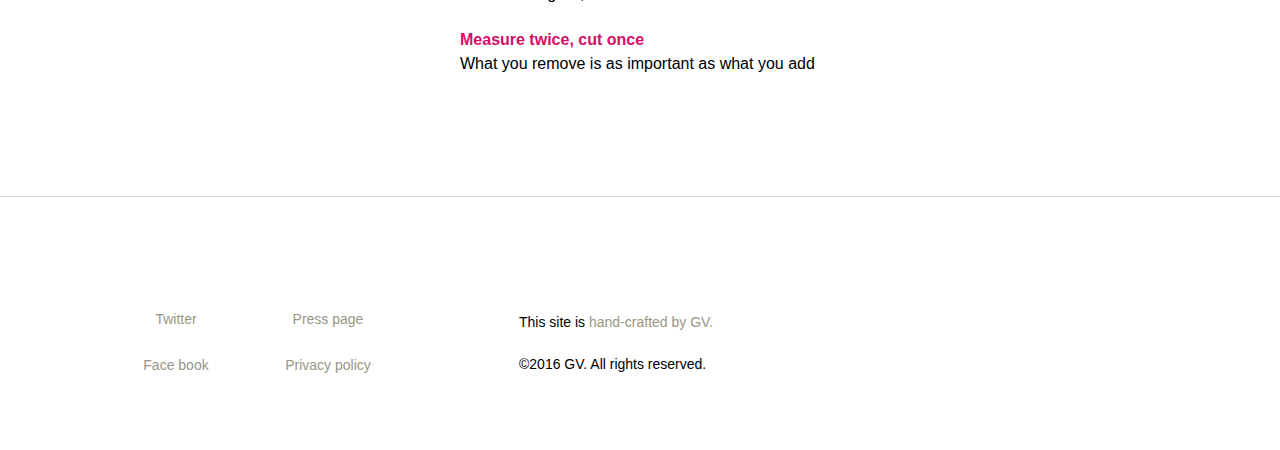
<file: Html Web/GV/Library.html>
<!DOCTYPE html>
<html>
<head>
    <meta charset="UTF-8">
    <title>GV.Library</title>
    <link rel="stylesheet" href="style/reset.css" type="text/css">
    <link rel="stylesheet" href="style/clearFix.css" type="text/css">
    <link rel="stylesheet" href="style/indexAll/libyary/header.css" type="text/css">
    <link rel="stylesheet" href="style/indexAll/libyary/content.css" type="text/css">
    <link rel="stylesheet" href="style/indexAll/libyary/footer.css" type="text/css">
    <script src="index.js/index-js/Library.js"></script>
</head>
<body>
<div class="index">
    <!--header-->
    <div class="header clearFix">
        <div class="header_mar clearFix">
            <a href="./index.html" target="_blank">
                <h1 class="logo">
                    <strong>SEO用</strong>
                </h1>
            </a>
            <ul class="header_mar_ul clearFix" id="ul1">
                <li>
                    <a href="./Team.html" target="_blank">Team</a>
                    <div class="box"></div><!--鼠标移入事件-->
                </li>
                <li>
                    <a href="javascript:;">Portfolio</a>
                    <div class="box"></div><!--鼠标移入事件-->
                </li>
                <li>
                    <a href="./Library.html" target="_blank">Library</a>
                    <div class="box"></div><!--鼠标移入事件-->
                </li>
            </ul>
        </div>
    </div>
    <!--header-->
    <!--content-->
    <div class="content" id="content">
        <div class="content-bg-3" id="content-bg-3"></div> <!--鼠标移入bg2显示，bg1消失-->
        <div class="content-text">
            <h2>
                GV Library
            </h2>
            <p class="context-review">
                Advice, lessons, and tips from GV partners and our community of entrepreneurs.
            </p>
            <a class="content-text-a-La" href="javascript:;" id="aCt">Read on Medium »</a> <!--鼠标移入的时候background = 'blue'-->
        </div>
        <div class="content-second clearFix" id="content-second"><!--鼠标移入事件-->
            <div class="content-second-left">
                <div class="content-second-left-all">
                    <h2>Collections</h2>
                    <ul class="content-second-left-ul">
                        <li><a href="javascript:;">Design</a></li>
                        <li><a href="javascript:;">Product Management</a></li>
                        <li><a href="javascript:;">User Research</a></li>
                        <li><a href="javascript:;">Hiring</a></li>
                        <li><a href="javascript:;">Engineering</a></li>
                        <li><a href="javascript:;">Marketing</a></li>
                        <li><a href="javascript:;">Entrepreneurship</a></li>
                        <li><a href="javascript:;">Workshops</a></li>
                    </ul>
                </div>
                <div class="content-second-left-all mar-T-64">
                    <h2>Sprints</h2>
                    <ul class="content-second-left-ul">
                        <li><a href="javascript:;">Design Sprint</a></li>
                        <li><a href="javascript:;">Research Sprint</a></li>
                        <li><a href="javascript:;">Sprint Book</a></li>
                    </ul>
                </div>
            </div><!--左侧第一-->
            <div class="content-second-right">
                <h2>Our trending Medium articles</h2>
                <ul class="content-second-right_ul">
                    <li>
                        <a href="javascript:;">2015 Year in Review</a>
                        <p>Bill Maris, CEO</p>
                    </li>
                    <li>
                        <a href="javascript:;">Medicine’s transistor moment</a>
                        <p>8 emerging technologies that could revolutionize the life sciences</p>
                    </li>
                    <li>
                        <a href="javascript:;">Meetings that don’t suck</a>
                        <p>Break free from the tyranny of the conference room</p>
                    </li>
                    <li>
                        <a href="javascript:;">Don’t let team politics get in the way of shipping great design</a>
                        <p>Daniel Burka, Design Partner</p>
                    </li>
                    <li>
                        <a href="javascript:;">Why good storytelling helps you design great products</a>
                        <p>Braden Kowitz, Design Partner</p>
                    </li>
                    <li>
                        <a href="javascript:;">The Time Timer: a simple tool for instantly better meetings</a>
                        <p>Jake Knapp, Design Partner</p>
                    </li>
                    <li>
                        <a href="javascript:;">Lessons learned from Google to Brit + Co</a>
                        <p>Five questions for Brit Morin</p>
                    </li>
                    <li>
                        <a href="javascript:;">Why you should move that button 3px to the left</a>
                        <p>Braden Kowitz, Design Partner</p>
                    </li>
                    <li>
                        <a href="javascript:;">Tips for launching a product from the founder of Product Hunt</a>
                        <p>Five questions for Ryan Hoover</p>
                    </li>
                    <li>
                        <a href="javascript:;">Is it a good idea to test my product with friends and family?</a>
                        <p>Is it better than not testing at all?</p>
                    </li>
                    <li>
                        <a href="javascript:;">Management secrets from TaskRabbit’s operations chief</a>
                        <p>Five questions for Stacy Brown-Philpot</p>
                    </li>
                    <li>
                        <a href="javascript:;">Finding “hard to find” customers for research</a>
                        <p>Michael Margolis, UX Research Partner</p>
                    </li>
                    <li>
                        <a href="javascript:;">Measure twice, cut once</a>
                        <p>What you remove is as important as what you add</p>
                    </li>
                </ul>
            </div><!--右侧-->
        <!---->
        </div>
    </div>
    <!--content-->
    <!--footer-->
    <div class="footer-all">
        <div class="footer clearFix">
            <ul class="footer-ul clearFix">
                <li>Twitter</li>
                <li>Press page</li>
                <li class="line-hei-4px">Face book</li>
                <li class="line-hei-4px">Privacy policy</li>
            </ul>
            <div class="fot">
                This site is <a href="javascript:;">hand-crafted by GV.</a>
                <br/>
                <br/>
                ©2016 GV. All rights reserved.
            </div>
        </div>
    </div>
    <!--footer-->
</div>
</body>
</html>
</file>
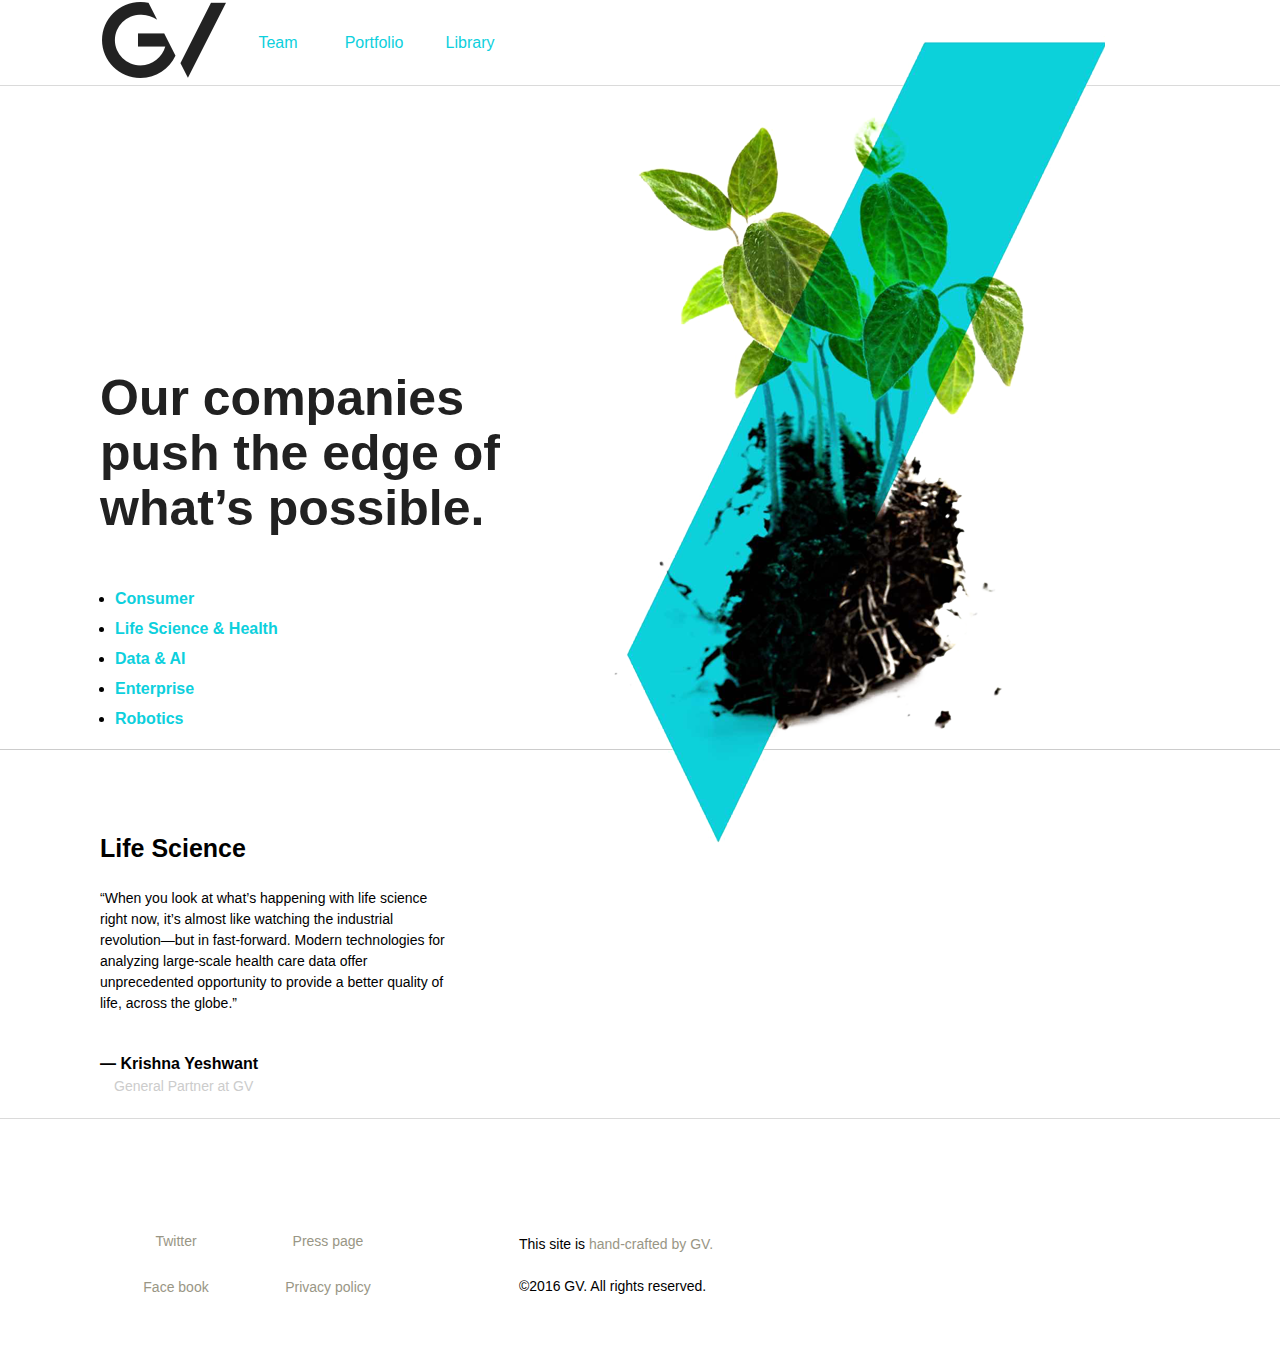
<file: Html Web/GV/Portfolio.html>
<!DOCTYPE html>
<html>
<head>
    <meta charset="UTF-8">
    <title>GV.Portfolio</title>
    <link rel="stylesheet" href="style/reset.css" type="text/css">
    <link rel="stylesheet" href="style/clearFix.css" type="text/css">
    <link rel="stylesheet" href="style/indexAll/Portfolio/header.css" type="text/css">
    <link rel="stylesheet" href="style/indexAll/Portfolio/content.css" type="text/css">
    <link rel="stylesheet" href="style/indexAll/Portfolio/footer.css" type="text/css">
    <script src="index.js/index-js/Team.js"></script>
</head>
<body>
<div class="index" id="index">
    <!--header-->
    <div class="header clearFix">
        <div class="header_mar clearFix">
            <a href="./index.html" target="_blank">
                <h1 class="logo">
                    <strong>SEO用</strong>
                </h1>
            </a>
            <ul class="header_mar_ul clearFix" id="ul1">
                <li>
                    <a href="./Team.html" target="_blank">Team</a>
                    <div class="box"></div><!--鼠标移入事件-->
                </li>
                <li>
                    <a href="javascript:;">Portfolio</a>
                    <div class="box"></div><!--鼠标移入事件-->
                </li>
                <li>
                    <a href="./Library.html" target="_blank">Library</a>
                    <div class="box"></div><!--鼠标移入事件-->
                </li>
            </ul>
        </div>
    </div>
    <!--header-->
    <!--content-->
    <div class="Imges-gar"><!--黑白-->
        <div class="content" id="content">
            <div class="content-bg-3" id="content-bg-3"></div> <!--鼠标移入bg2显示，bg1消失-->
            <div class="content-text">
                <p class="context-review">
                    Our companies <br/>push the edge of <br/>what’s possible.
                </p>
            </div>
            <div class="content-list" id="content-list"><!--鼠标移入移出动作-->
                <ul class="content-list-ul-l">
                    <li><a href="javascrpt:;">Consumer</a></li>
                    <li><a href="javascrpt:;">Life Science & Health</a></li>
                    <li><a href="javascrpt:;">Data & AI</a></li>
                    <li><a href="javascrpt:;">Enterprise</a></li>
                    <li><a href="javascrpt:;">Robotics</a></li>
                </ul>
            </div>
        </div>
        <div class="content-Info clearFix">
            <div class="content-Info-per clearFix">
                <div class="cont-flims">
                    <h2>Life Science</h2>
                    <p>“When you look at what’s happening with life science right now, it’s almost like watching the industrial revolution—but in fast-forward. Modern technologies for analyzing large-scale health care data offer unprecedented opportunity to provide a better quality of life, across the globe.”</p>
                    <p class="p1">— Krishna Yeshwant</p>
                    <p class="p2">General Partner at GV</p>
                </div>
            </div>
        </div>
    </div>
    <!--content-->
    <!--footer-->
    <br/>
    <div class="footer-all">
        <div class="footer clearFix">
            <ul class="footer-ul clearFix">
                <li>Twitter</li>
                <li>Press page</li>
                <li class="line-hei-4px">Face book</li>
                <li class="line-hei-4px">Privacy policy</li>
            </ul>
            <div class="fot">
                This site is <a href="javascript:;">hand-crafted by GV.</a>
                <br/>
                <br/>
                ©2016 GV. All rights reserved.
            </div>
        </div>
    </div>
    <!--footer-->
</div>
</body>
</html>
</file>
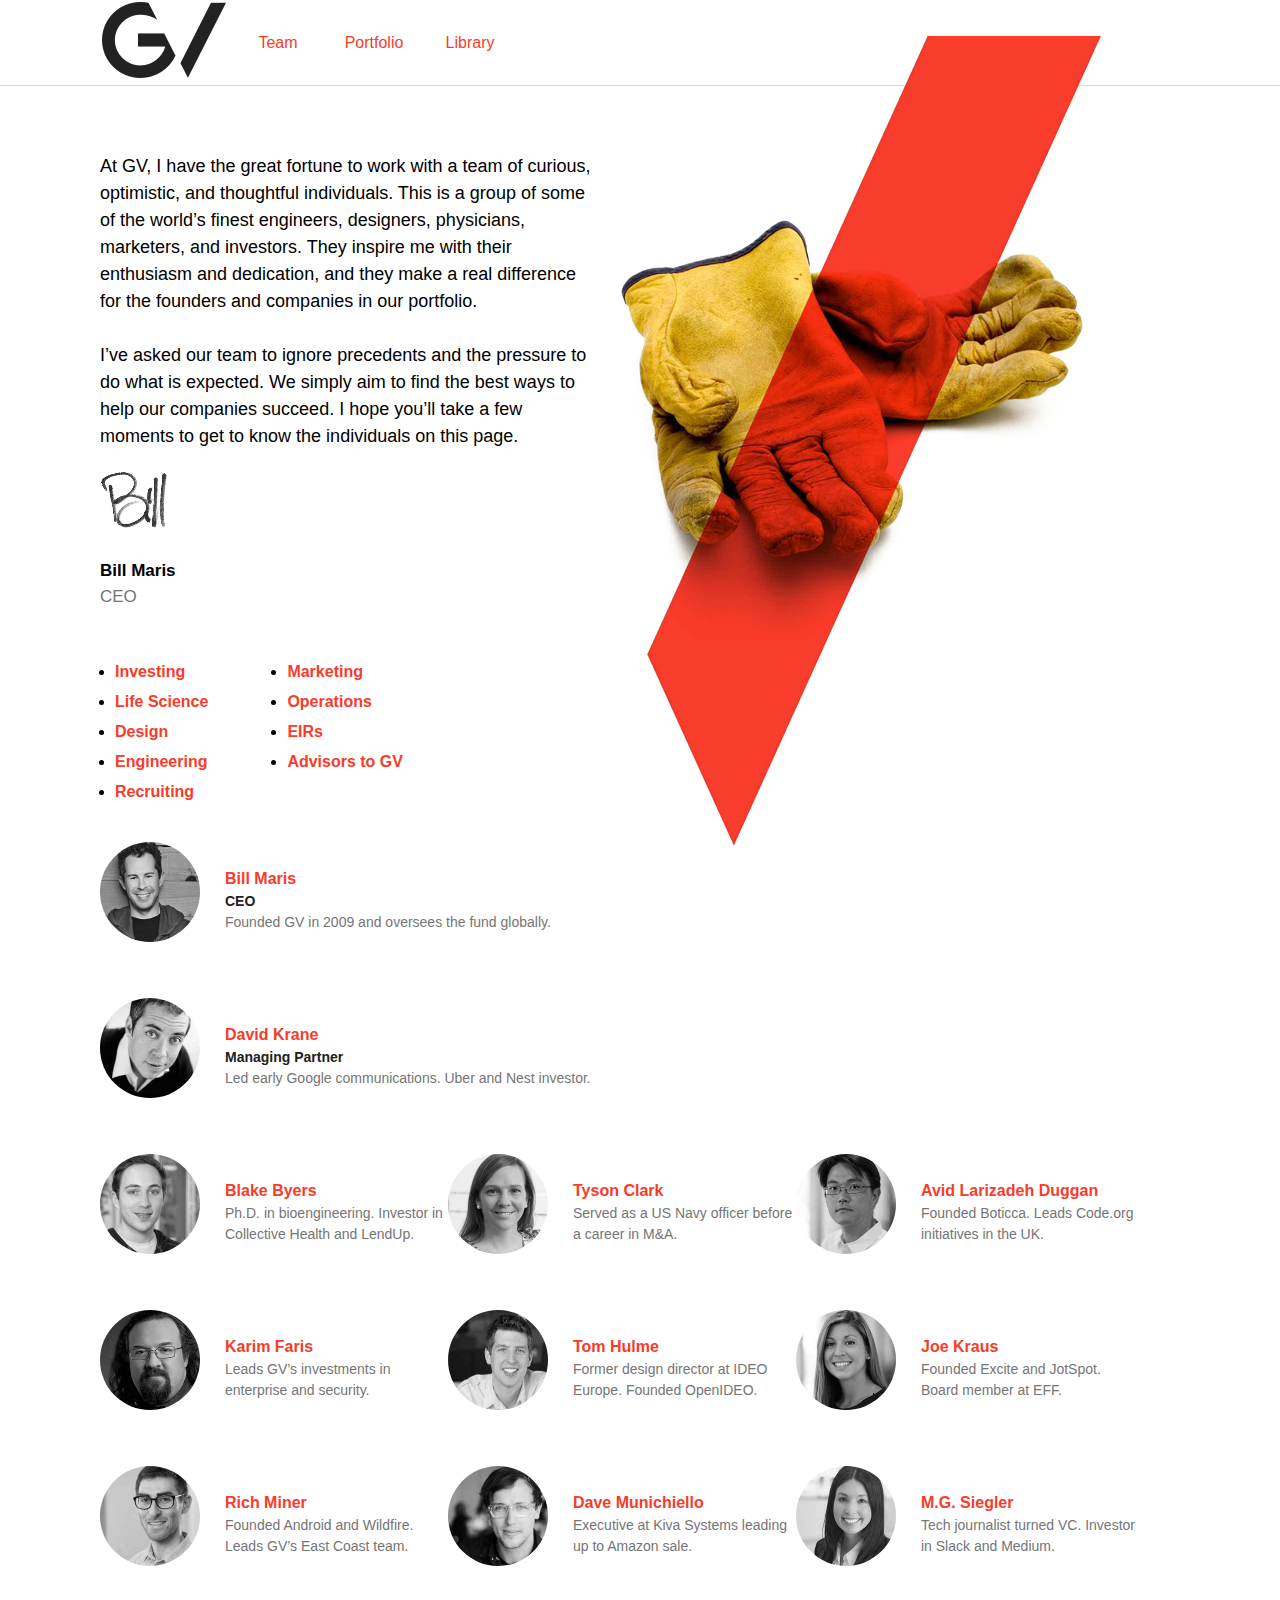
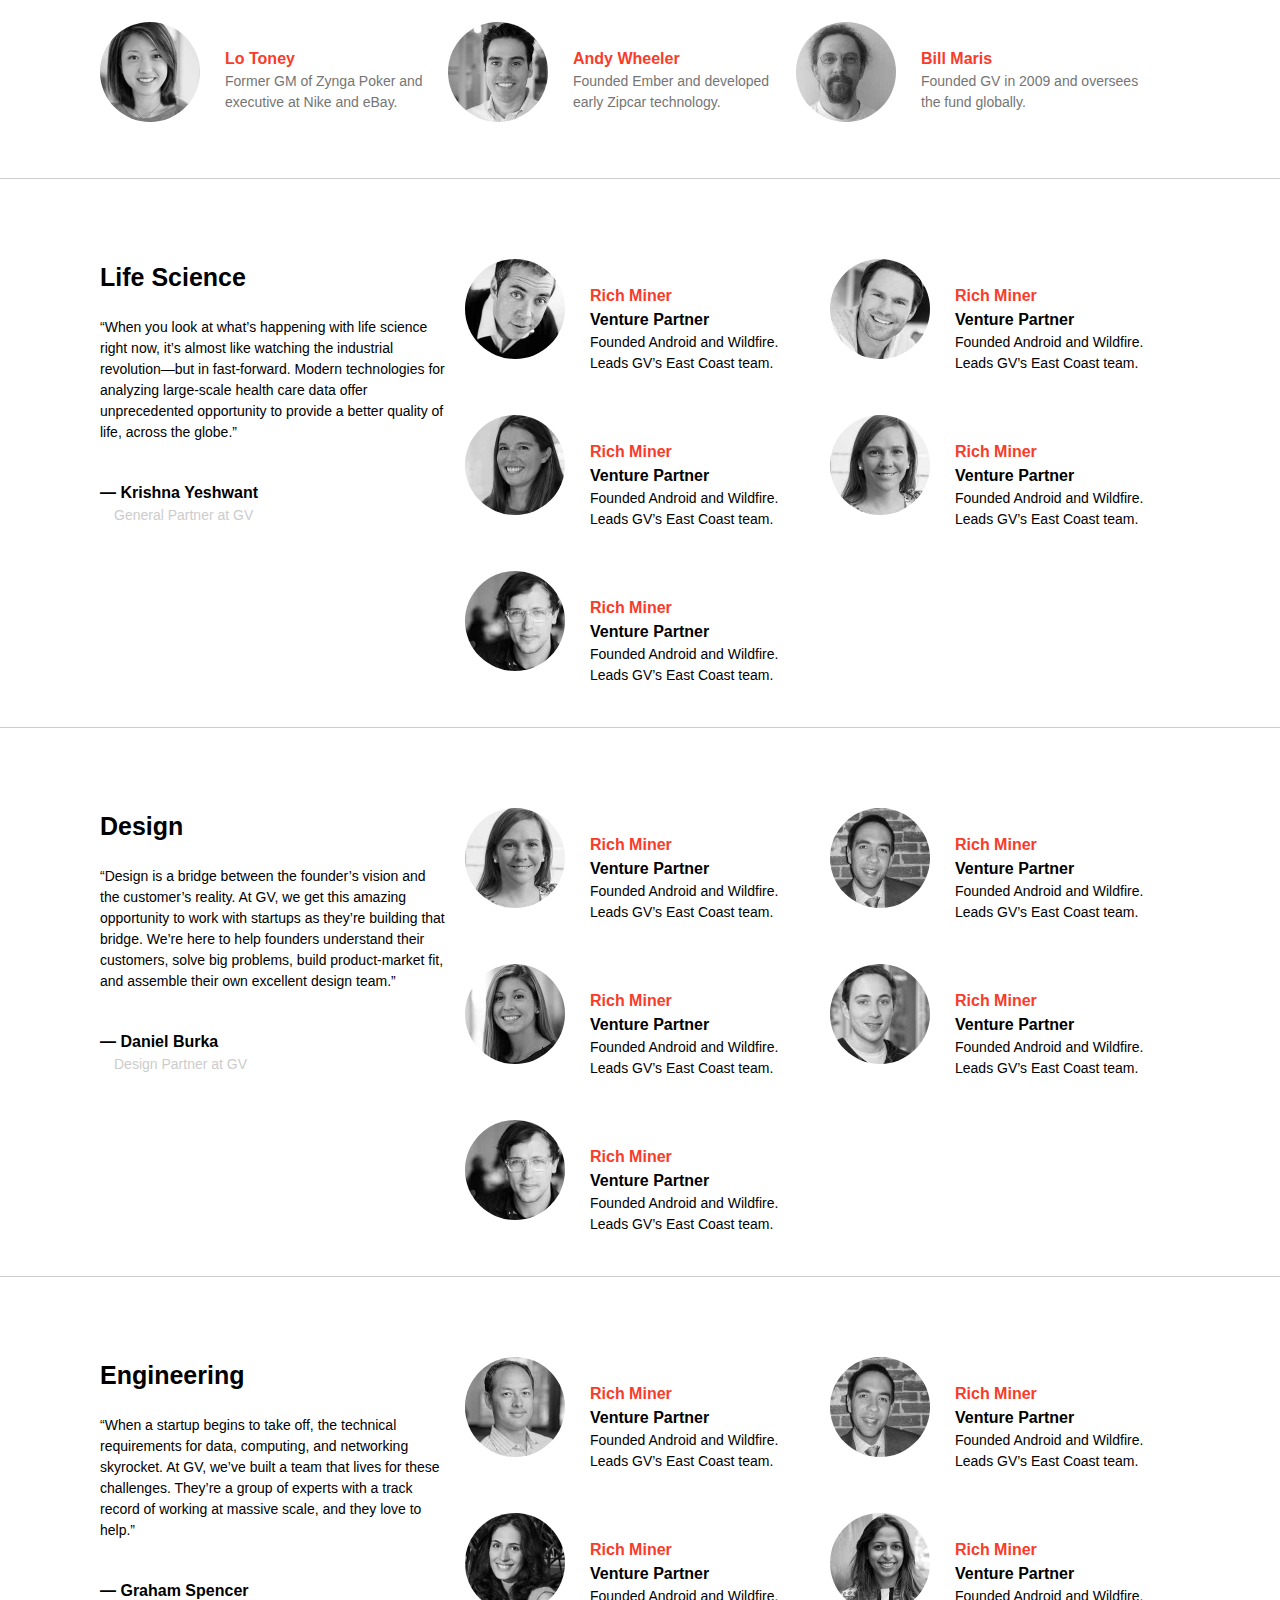
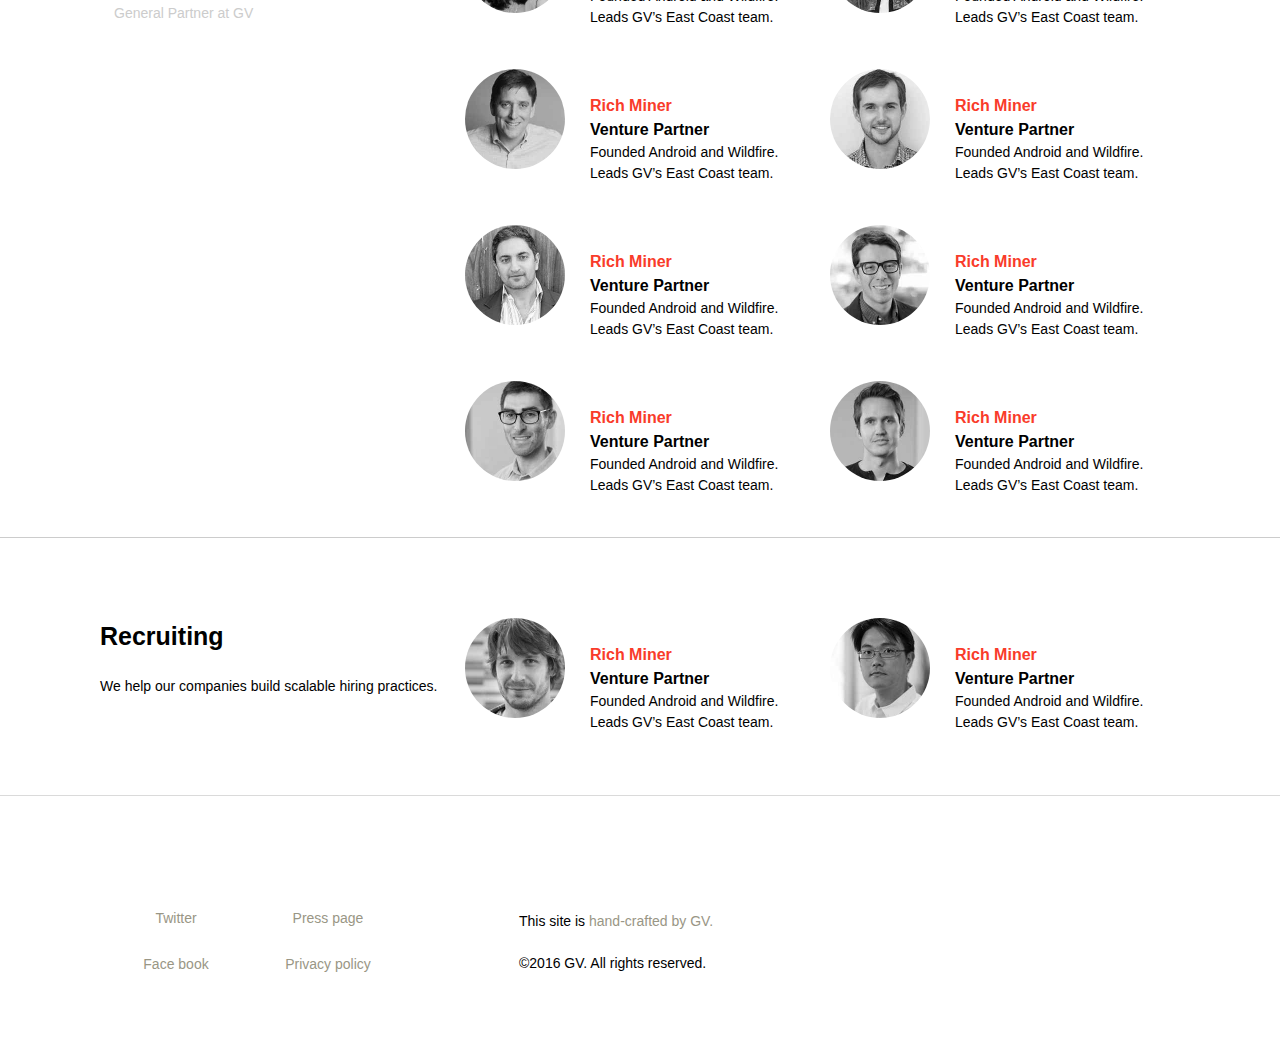
<file: Html Web/GV/Team.html>
<!DOCTYPE html>
<html>
<head>
    <meta charset="UTF-8">
    <title>GV.Library</title>
    <link rel="stylesheet" href="style/reset.css" type="text/css">
    <link rel="stylesheet" href="style/clearFix.css" type="text/css">
    <link rel="stylesheet" href="style/indexAll/Team/header.css" type="text/css">
    <link rel="stylesheet" href="style/indexAll/Team/content.css" type="text/css">
    <link rel="stylesheet" href="style/indexAll/Team/footer.css" type="text/css">
    <script src="index.js/index-js/Team.js"></script>
</head>
<body>
<div class="index" id="index">
    <!--header-->
    <div class="header clearFix">
        <div class="header_mar clearFix">
            <a href="./index.html" target="_blank">
                <h1 class="logo">
                    <strong>SEO用</strong>
                </h1>
            </a>
            <ul class="header_mar_ul clearFix" id="ul1">
                <li>
                    <a href="./Team.html" target="_blank">Team</a>
                    <div class="box"></div><!--鼠标移入事件-->
                </li>
                <li>
                    <a href="javascript:;">Portfolio</a>
                    <div class="box"></div><!--鼠标移入事件-->
                </li>
                <li>
                    <a href="./Library.html" target="_blank">Library</a>
                    <div class="box"></div><!--鼠标移入事件-->
                </li>
            </ul>
        </div>
    </div>
    <!--header-->
    <!--content-->
    <div class="Imges-gar"><!--黑白-->
        <div class="content" id="content">
        <div class="content-bg-3" id="content-bg-3"></div> <!--鼠标移入bg2显示，bg1消失-->
        <div class="content-text">
            <p class="context-review">
                At GV, I have the great fortune to work with a team of curious, optimistic, and thoughtful individuals. This is a group of some of the world’s finest engineers, designers, physicians, marketers, and investors. They inspire me with their enthusiasm and dedication, and they make a real difference for the founders and companies in our portfolio.

                <br/><br/>I’ve asked our team to ignore precedents and the pressure to do what is expected. We simply aim to find the best ways to help our companies succeed. I hope you’ll take a few moments to get to know the individuals on this page.
            </p>
            <ul class="content-text_ul">
                <li class="one"></li>
                <li class="nameBill">Bill Maris</li>
                <li class="ceo">CEO</li>
            </ul>
        </div>
        <div class="content-list" id="content-list"><!--鼠标移入移出动作-->
            <ul class="content-list-ul-l">
                <li><a href="javascrpt:;">Investing</a></li>
                <li><a href="javascrpt:;">Life Science</a></li>
                <li><a href="javascrpt:;">Design</a></li>
                <li><a href="javascrpt:;">Engineering</a></li>
                <li><a href="javascrpt:;">Recruiting</a></li>
            </ul>
            <ul class="content-list-ul-r">
                <li><a href="javascrpt:;">Marketing</a></li>
                <li><a href="javascrpt:;">Operations</a></li>
                <li><a href="javascrpt:;">EIRs</a></li>
                <li><a href="javascrpt:;">Advisors to GV</a></li>
            </ul>
        </div>
        <div class="team-file clearFix"><!--team file-->
            <div class="the-team clearFix">
                <div class="img-header clearFix">
                    <img src="./images/team%20images/1.jpg" alt=""/>
                    <div class="box2"></div><!--添加了BOX2-->
                    <div class="team-Info">
                        <h5>Bill Maris</h5>
                        <p>CEO</p>
                        <span>Founded GV in 2009 and oversees the fund globally.</span>
                    </div>
                </div>
                <div class="img-header clearFix">
                    <img src="./images/team%20images/1%20(22).jpg" alt=""/>
                    <div class="box2"></div><!--添加了BOX2-->
                    <div class="team-Info">
                        <h5>David Krane</h5>
                        <p>Managing Partner</p>
                        <span>Led early Google communications. Uber and Nest investor.</span>
                    </div>
                </div>
                <ul class="the-team-ul clearFix">
                    <li>
                        <div class="img-header clearFix">
                            <img src="./images/team%20images/1%20(10).jpg" alt=""/>
                            <div class="box2"></div><!--添加了BOX2-->
                            <div class="team-Info-way">
                                <h5>Blake Byers</h5>
                                <span>Ph.D. in bioengineering. Investor in Collective Health and LendUp.</span>
                            </div>
                        </div>
                    </li>
                    <li>
                        <div class="img-header clearFix">
                            <img src="./images/team%20images/1%20(11).jpg" alt=""/>
                            <div class="box2"></div><!--添加了BOX2-->
                            <div class="team-Info-way">
                                <h5>Tyson Clark</h5>
                                <span>Served as a US Navy officer before a career in M&amp;A.</span>
                            </div>
                        </div>
                    </li>
                    <li>
                        <div class="img-header clearFix">
                            <img src="./images/team%20images/1%20(12).jpg" alt=""/>
                            <div class="box2"></div><!--添加了BOX2-->
                            <div class="team-Info-way">
                                <h5>Avid Larizadeh Duggan</h5>
                                <span>Founded Boticca. Leads Code.org initiatives in the UK.</span>
                            </div>
                        </div>
                    </li>
                    <li>
                        <div class="img-header clearFix">
                            <img src="./images/team%20images/1%20(13).jpg" alt=""/>
                            <div class="box2"></div><!--添加了BOX2-->
                            <div class="team-Info-way">
                                <h5>Karim Faris</h5>
                                <span>Leads GV’s investments in enterprise and security.</span>
                            </div>
                        </div>
                    </li>
                    <li>
                        <div class="img-header clearFix">
                            <img src="./images/team%20images/1%20(14).jpg" alt=""/>
                            <div class="box2"></div><!--添加了BOX2-->
                            <div class="team-Info-way">
                                <h5>Tom Hulme</h5>
                                <span>Former design director at IDEO Europe. Founded OpenIDEO.</span>
                            </div>
                        </div>
                    </li>
                    <li>
                        <div class="img-header clearFix">
                            <img src="./images/team%20images/1%20(15).jpg" alt=""/>
                            <div class="box2"></div><!--添加了BOX2-->
                            <div class="team-Info-way">
                                <h5>Joe Kraus</h5>
                                <span>Founded Excite and JotSpot. Board member at EFF.</span>
                            </div>
                        </div>
                    </li>
                    <li>
                        <div class="img-header clearFix">
                            <img src="./images/team%20images/1%20(16).jpg" alt=""/>
                            <div class="box2"></div><!--添加了BOX2-->
                            <div class="team-Info-way">
                                <h5>Rich Miner</h5>
                                <span>Founded Android and Wildfire. Leads GV’s East Coast team.</span>
                            </div>
                        </div>
                    </li>
                    <li>
                        <div class="img-header clearFix">
                            <img src="./images/team%20images/1%20(17).jpg" alt=""/>
                            <div class="box2"></div><!--添加了BOX2-->
                            <div class="team-Info-way">
                                <h5>Dave Munichiello</h5>
                                <span>Executive at Kiva Systems leading up to Amazon sale.</span>
                            </div>
                        </div>
                    </li>
                    <li>
                        <div class="img-header clearFix">
                            <img src="./images/team%20images/1%20(18).jpg" alt=""/>
                            <div class="box2"></div><!--添加了BOX2-->
                            <div class="team-Info-way">
                                <h5>M.G. Siegler</h5>
                                <span>Tech journalist turned VC. Investor in Slack and Medium.</span>
                            </div>
                        </div>
                    </li>
                    <li>
                        <div class="img-header clearFix">
                            <img src="./images/team%20images/1%20(19).jpg" alt=""/>
                            <div class="box2"></div><!--添加了BOX2-->
                            <div class="team-Info-way">
                                <h5>Lo Toney</h5>
                                <span>Former GM of Zynga Poker and executive at Nike and eBay.</span>
                            </div>
                        </div>
                    </li>
                    <li>
                        <div class="img-header clearFix">
                            <img src="./images/team%20images/1%20(20).jpg" alt=""/>
                            <div class="box2"></div><!--添加了BOX2-->
                            <div class="team-Info-way">
                                <h5>Andy Wheeler</h5>
                                <span>Founded Ember and developed early Zipcar technology.</span>
                            </div>
                        </div>
                    </li>
                    <li>
                        <div class="img-header clearFix">
                            <img src="./images/team%20images/1%20(21).jpg" alt=""/>
                            <div class="box2"></div><!--添加了BOX2-->
                            <div class="team-Info-way">
                                <h5>Bill Maris</h5>
                                <span>Founded GV in 2009 and oversees the fund globally.</span>
                            </div>
                        </div>
                    </li>
                </ul>
            </div>
        </div><!--team file-->
    </div>
        <div class="content-Info clearFix">
        <div class="content-Info-per clearFix">
            <div class="cont-flims">
                <h2>Life Science</h2>
                <p>“When you look at what’s happening with life science right now, it’s almost like watching the industrial revolution—but in fast-forward. Modern technologies for analyzing large-scale health care data offer unprecedented opportunity to provide a better quality of life, across the globe.”</p>
                <p class="p1">— Krishna Yeshwant</p>
                <p class="p2">General Partner at GV</p>
            </div>
            <ul class="content-Infom">
                <li>
                    <div class="img-header clearFix">
                        <img src="./images/team%20images/1%20(22).jpg" alt=""/>
                        <div class="box2"></div><!--添加了BOX2-->
                        <div class="team-Info-way">
                            <h5>Rich Miner</h5>
                            <p>Venture Partner</p>
                            <span>Founded Android and Wildfire. Leads GV’s East Coast team.</span>
                        </div>
                    </div>
                </li>
                <li>
                    <div class="img-header clearFix">
                        <img src="./images/team%20images/1%20(23).jpg" alt=""/>
                        <div class="box2"></div><!--添加了BOX2-->
                        <div class="team-Info-way">
                            <h5>Rich Miner</h5>
                            <p>Venture Partner</p>
                            <span>Founded Android and Wildfire. Leads GV’s East Coast team.</span>
                        </div>
                    </div>
                </li>
                <li>
                    <div class="img-header clearFix">
                        <img src="./images/team%20images/1%20(24).jpg" alt=""/>
                        <div class="box2"></div><!--添加了BOX2-->
                        <div class="team-Info-way">
                            <h5>Rich Miner</h5>
                            <p>Venture Partner</p>
                            <span>Founded Android and Wildfire. Leads GV’s East Coast team.</span>
                        </div>
                    </div>
                </li>
                <li>
                    <div class="img-header clearFix">
                        <img src="./images/team%20images/1%20(11).jpg" alt=""/>
                        <div class="box2"></div><!--添加了BOX2-->
                        <div class="team-Info-way">
                            <h5>Rich Miner</h5>
                            <p>Venture Partner</p>
                            <span>Founded Android and Wildfire. Leads GV’s East Coast team.</span>
                        </div>
                    </div>
                </li>
                <li>
                    <div class="img-header clearFix">
                        <img src="./images/team%20images/1%20(17).jpg" alt=""/>
                        <div class="box2"></div><!--添加了BOX2-->
                        <div class="team-Info-way">
                            <h5>Rich Miner</h5>
                            <p>Venture Partner</p>
                            <span>Founded Android and Wildfire. Leads GV’s East Coast team.</span>
                        </div>
                    </div>
                </li>
            </ul>
        </div>
    </div>
        <div class="content-Info clearFix">
        <div class="content-Info-per clearFix">
            <div class="cont-flims">
                <h2>Design</h2>
                <p>“Design is a bridge between the founder’s vision and the customer’s reality. At GV, we get this amazing opportunity to work with startups as they’re building that bridge. We’re here to help founders understand their customers, solve big problems, build product-market fit, and assemble their own excellent design team.”</p>
                <p class="p1">— Daniel Burka</p>
                <p class="p2">Design Partner at GV</p>
            </div>
            <ul class="content-Infom">
                <li>
                    <div class="img-header clearFix">
                        <img src="./images/team%20images/1%20(11).jpg" alt=""/>
                        <div class="box2"></div><!--添加了BOX2-->
                        <div class="team-Info-way">
                            <h5>Rich Miner</h5>
                            <p>Venture Partner</p>
                            <span>Founded Android and Wildfire. Leads GV’s East Coast team.</span>
                        </div>
                    </div>
                </li>
                <li>
                    <div class="img-header clearFix">
                        <img src="./images/team%20images/1%20(2).jpg" alt=""/>
                        <div class="box2"></div><!--添加了BOX2-->
                        <div class="team-Info-way">
                            <h5>Rich Miner</h5>
                            <p>Venture Partner</p>
                            <span>Founded Android and Wildfire. Leads GV’s East Coast team.</span>
                        </div>
                    </div>
                </li>
                <li>
                    <div class="img-header clearFix">
                        <img src="./images/team%20images/1%20(15).jpg" alt=""/>
                        <div class="box2"></div><!--添加了BOX2-->
                        <div class="team-Info-way">
                            <h5>Rich Miner</h5>
                            <p>Venture Partner</p>
                            <span>Founded Android and Wildfire. Leads GV’s East Coast team.</span>
                        </div>
                    </div>
                </li>
                <li>
                    <div class="img-header clearFix">
                        <img src="./images/team%20images/1%20(10).jpg" alt=""/>
                        <div class="box2"></div><!--添加了BOX2-->
                        <div class="team-Info-way">
                            <h5>Rich Miner</h5>
                            <p>Venture Partner</p>
                            <span>Founded Android and Wildfire. Leads GV’s East Coast team.</span>
                        </div>
                    </div>
                </li>
                <li>
                    <div class="img-header clearFix">
                        <img src="./images/team%20images/1%20(17).jpg" alt=""/>
                        <div class="box2"></div><!--添加了BOX2-->
                        <div class="team-Info-way">
                            <h5>Rich Miner</h5>
                            <p>Venture Partner</p>
                            <span>Founded Android and Wildfire. Leads GV’s East Coast team.</span>
                        </div>
                    </div>
                </li>
            </ul>
        </div>
    </div>
        <div class="content-Info clearFix">
        <div class="content-Info-per clearFix">
            <div class="cont-flims">
                <h2>Engineering</h2>
                <p>“When a startup begins to take off, the technical requirements for data, computing, and networking skyrocket. At GV, we’ve built a team that lives for these challenges. They’re a group of experts with a track record of working at massive scale, and they love to help.”</p>
                <p class="p1">— Graham Spencer</p>
                <p class="p2">General Partner at GV</p>
            </div>
            <ul class="content-Infom">
                <li>
                    <div class="img-header clearFix">
                        <img src="./images/team%20images/1%20(1).jpg" alt=""/>
                        <div class="box2"></div><!--添加了BOX2-->
                        <div class="team-Info-way">
                            <h5>Rich Miner</h5>
                            <p>Venture Partner</p>
                            <span>Founded Android and Wildfire. Leads GV’s East Coast team.</span>
                        </div>
                    </div>
                </li>
                <li>
                    <div class="img-header clearFix">
                        <img src="./images/team%20images/1%20(2).jpg" alt=""/>
                        <div class="box2"></div><!--添加了BOX2-->
                        <div class="team-Info-way">
                            <h5>Rich Miner</h5>
                            <p>Venture Partner</p>
                            <span>Founded Android and Wildfire. Leads GV’s East Coast team.</span>
                        </div>
                    </div>
                </li>
                <li>
                    <div class="img-header clearFix">
                        <img src="./images/team%20images/1%20(3).jpg" alt=""/>
                        <div class="box2"></div><!--添加了BOX2-->
                        <div class="team-Info-way">
                            <h5>Rich Miner</h5>
                            <p>Venture Partner</p>
                            <span>Founded Android and Wildfire. Leads GV’s East Coast team.</span>
                        </div>
                    </div>
                </li>
                <li>
                    <div class="img-header clearFix">
                        <img src="./images/team%20images/1%20(4).jpg" alt=""/>
                        <div class="box2"></div><!--添加了BOX2-->
                        <div class="team-Info-way">
                            <h5>Rich Miner</h5>
                            <p>Venture Partner</p>
                            <span>Founded Android and Wildfire. Leads GV’s East Coast team.</span>
                        </div>
                    </div>
                </li>
                <li>
                    <div class="img-header clearFix">
                        <img src="./images/team%20images/1%20(5).jpg" alt=""/>
                        <div class="box2"></div><!--添加了BOX2-->
                        <div class="team-Info-way">
                            <h5>Rich Miner</h5>
                            <p>Venture Partner</p>
                            <span>Founded Android and Wildfire. Leads GV’s East Coast team.</span>
                        </div>
                    </div>
                </li>
                <li>
                    <div class="img-header clearFix">
                        <img src="./images/team%20images/1%20(6).jpg" alt=""/>
                        <div class="box2"></div><!--添加了BOX2-->
                        <div class="team-Info-way">
                            <h5>Rich Miner</h5>
                            <p>Venture Partner</p>
                            <span>Founded Android and Wildfire. Leads GV’s East Coast team.</span>
                        </div>
                    </div>
                </li>
                <li>
                    <div class="img-header clearFix">
                        <img src="./images/team%20images/1%20(27).jpg" alt=""/>
                        <div class="box2"></div><!--添加了BOX2-->
                        <div class="team-Info-way">
                            <h5>Rich Miner</h5>
                            <p>Venture Partner</p>
                            <span>Founded Android and Wildfire. Leads GV’s East Coast team.</span>
                        </div>
                    </div>
                </li>
                <li>
                    <div class="img-header clearFix">
                        <img src="./images/team%20images/1%20(9).jpg" alt=""/>
                        <div class="box2"></div><!--添加了BOX2-->
                        <div class="team-Info-way">
                            <h5>Rich Miner</h5>
                            <p>Venture Partner</p>
                            <span>Founded Android and Wildfire. Leads GV’s East Coast team.</span>
                        </div>
                    </div>
                </li>
                <li>
                    <div class="img-header clearFix">
                        <img src="./images/team%20images/1%20(16).jpg" alt=""/>
                        <div class="box2"></div><!--添加了BOX2-->
                        <div class="team-Info-way">
                            <h5>Rich Miner</h5>
                            <p>Venture Partner</p>
                            <span>Founded Android and Wildfire. Leads GV’s East Coast team.</span>
                        </div>
                    </div>
                </li>
                <li>
                    <div class="img-header clearFix">
                        <img src="./images/team%20images/1%20(8).jpg" alt=""/>
                        <div class="box2"></div><!--添加了BOX2-->
                        <div class="team-Info-way">
                            <h5>Rich Miner</h5>
                            <p>Venture Partner</p>
                            <span>Founded Android and Wildfire. Leads GV’s East Coast team.</span>
                        </div>
                    </div>
                </li>
            </ul>
        </div>
    </div>
        <div class="content-Info clearFix">
        <div class="content-Info-per clearFix">
            <div class="cont-flims">
                <h2>Recruiting</h2>
                <p>We help our companies build scalable hiring practices.</p>
            </div>
            <ul class="content-Infom">
                <li>
                    <div class="img-header clearFix">
                        <img src="./images/team%20images/1%20(33).jpg" alt=""/>
                        <div class="box2"></div><!--添加了BOX2-->
                        <div class="team-Info-way">
                            <h5>Rich Miner</h5>
                            <p>Venture Partner</p>
                            <span>Founded Android and Wildfire. Leads GV’s East Coast team.</span>
                        </div>
                    </div>
                </li>
                <li>
                    <div class="img-header clearFix">
                        <img src="./images/team%20images/1%20(12).jpg" alt=""/>
                        <div class="box2"></div><!--添加了BOX2-->
                        <div class="team-Info-way">
                            <h5>Rich Miner</h5>
                            <p>Venture Partner</p>
                            <span>Founded Android and Wildfire. Leads GV’s East Coast team.</span>
                        </div>
                    </div>
                </li>
            </ul>
        </div>
    </div>
    </div>
    <!--content-->
    <!--footer-->
    <br/>
    <div class="footer-all">
        <div class="footer clearFix">
            <ul class="footer-ul clearFix">
                <li>Twitter</li>
                <li>Press page</li>
                <li class="line-hei-4px">Face book</li>
                <li class="line-hei-4px">Privacy policy</li>
            </ul>
            <div class="fot">
                This site is <a href="javascript:;">hand-crafted by GV.</a>
                <br/>
                <br/>
                ©2016 GV. All rights reserved.
            </div>
        </div>
    </div>
    <!--footer-->
</div>
</body>
</html>
</file>
<file: css/clearFix.css>
.clearFix:after {                  /* �������*/
    content:'';
    display:block;
    clear:both;
}

.clearFix{
    zoom : 1 ;   /*����Ie 6 7*/
}
</file>
<file: css/index.css>
.index {
    width: 100%;
    min-width: 1200px;
    height: 2000px;
    background: url("../images/index111.jpg") no-repeat 0 0;
    margin: 0 auto;

}

/*音乐 start*/
#music{
    display: none;
}
/*音乐 end*/
/*爆炸*/
.boom{
    width: 1350px;
    height: 680px;
    position:absolute;
    top:0;
    left:0;
    z-index:9999;
    -webkit-transform-style:preserve-3d;
    perspective:800px;
}
.boom span{
    position:absolute;/*
    background: url("../images/come.png") no-repeat;*/  /*背景图爆炸*/
    background:rgba(204,204,204,0.6);
    -webkit-transform:translate(0,0) rotateX(0deg) rotateY(0deg);
}

/*爆炸 end*/

/*navigation start*/
.navigation {
    width: 100%;
    height: 80px;
    margin: 0 auto;
}

.logo-list {
    min-width: 1200px;
    height: 80px;
    margin: 0 auto;
}


/**/

@keyframes test{
    from{
        background-position:-1349px;
    }
    to{
        background-position:0;
    }
}

.logo-div-a{
    position: absolute;
    top: 0;
    left: 0;
    width: 100%;
    min-width:1200px;
    height: 84px;
    opacity: 0.6;
    background: -webkit-linear-gradient(-45deg,#31004a 60px,transparent 61px,transparent 80px,#31004a 80px);
    -webkit-animation-name: test;
    -webkit-animation-timing-function: linear;
    -webkit-animation-duration: 10s;
    -webkit-animation-iteration-count: infinite;
    background: -moz-linear-gradient(-45deg,#31004a 60px,transparent 61px,transparent 80px,#31004a 80px);
    -moz-animation-name: test;
    -moz-animation-timing-function: linear;
    -moz-animation-duration: 10s;
    -moz-animation-iteration-count: infinite;
    -webkit-box-shadow: 0 -10px 10px #31004a;
    -moz-box-shadow: 0 -10px 10px #31004a;
    box-shadow: 0 2px 10px #31004a;
    transform: perspective(800px);
    transform-style: preserve-3d;
    -webkit-transition: 1s all ease ;
    -moz-transition: 1s all ease ;
    -ms-transition: 1s all ease ;
    -o-transition: 1s all ease ;
    transition: 1s all ease ;
}
.logo-div-a:hover{/*
    transform:  translateZ(1500px);
    box-shadow: 5px 0 0 #ccc ;
    background: -webkit-linear-gradient(-45deg,#f90 60px,transparent 61px,transparent 80px,#f90 80px);
*/}
/**/



.logo {
    float: left;
    width: 285px;
    height: 80px;
    background: url("../images/this_logo.png") no-repeat 0;
    position: relative;
    z-index: 1;
}

.logo a {
    display: block;
    width: 100%;
    height: 100%;

}

/**/


.list {
    float: left;
    height: 80px;
    width: 840px;
    padding: 0 0 0 60px;
    position: relative;
    z-index: 1;
}

.list li {
    float: left;
    margin: 25px 0 0 0;
}

.list li a {
    display: block;
}

.list li img {
    width: 200px;
    height: 50px;
    display: block;
}

li.ma-40 {
    margin: 25px 0 0 40px;
}

/*navigation end*/

/*banner start*/
.banner {
    background: rgba(49,0,74,0.6);
    border: 2px solid #31004a;
    border-radius: 13px;
    width: 1054px;
    height: 510px;
    margin: 50px auto 0 auto;
    position: relative;
    overflow: hidden;
}

.le, .ri {
    border-radius: 50%;
    background: rgba(0, 0, 0, 0.6);
    box-shadow: inset 0 0 1px #31004a,inset 0 0 1px #31004a;
    width: 46px;
    height: 46px;
    position: absolute;
    cursor: pointer;
    border: 2px solid #31004a;
    -webkit-transition: 1s all ease;
    -moz-transition: 1s all ease;
    -ms-transition: 1s all ease;
    -o-transition: 1s all ease;
    transition: 1s all ease;
}

.le:hover,.ri:hover{
    border-radius: 50%;
    background: rgba(0, 0, 0, 0.6);
    box-shadow:inset 0 0 1px red,inset 0 0 1px red;
    width: 46px;
    height: 46px;
    position: absolute;
    cursor: pointer;
    border:2px solid red;
}

.le {
    top: 50%;
    left: 10px;
}

.ri {
    top: 50%;
    right: 10px;
}

._box {
    width: 20px;
    height: 20px;
    -webkit-border-radius: 50%;
    -moz-border-radius: 50%;
    border-radius: 50%;
    background: #f90;
    box-shadow: 0 0 10px #fff;
    position: absolute;
    top: 50%;
    left: 50%;
    margin: -10px 0 0 -10px;
    -webkit-transition: 0.4s all ease;
    -moz-transition: 0.4s all ease;
    -ms-transition: 0.4s all ease;
    -o-transition: 0.4s all ease;
    transition: 0.4s all ease;
}

._box:hover {
    background: red;
}

._box:active {
    box-shadow: 0 0 0 0;
}

.banner_content {
    overflow: hidden;
    width: 925px;
    height:425px;
    margin: 48px 0 0 65px;
    -webkit-border-radius: 15px;
    -moz-border-radius: 15px;
    border-radius: 15px;
    box-shadow: 1px 1px 1px #666,-1px -1px 1px #999;
    position: relative;
}
.banner_content a img{
    position: absolute;
    top: 0px;
    width: 925px;
    height: 425px;
    -webkit-transition: 1s all ease ;
    -moz-transition: 1s all ease  ;
    -ms-transition: 1s all ease  ;
    -o-transition: 1s all ease  ;
    transition: 1s all ease  ;
    opacity: 0;
    filter:alpha(opacity:0);
}
.banner_content a{
    display: block;
    width: 100%;
    height: 100%;
}

/*.banner_content a img:hover{
    opacity: 0;
}*/

.arrow-t{
    position: absolute;
    top: 20px;
    left: 60px;
}
.arrow-t li.ar1{
    float: left;
    width: 41px;
    height: 63px;
    background: url("../images/ar1.png") no-repeat 0 0;
}
.arrow-t li.ar2{
    float: left;
    width: 41px;
    height: 63px;
    background: url("../images/ar2.png") no-repeat 0 0;
}
.arrow-b{
    position: absolute;
    bottom: 3px;
    right: 60px;
}
.arrow-b li.ar1{
    float: right;
    width: 47px;
    height: 63px;
    background: url("../images/br1.png") no-repeat -6px 0;
}
.arrow-b li.ar2{
    float: right;
    width: 47px;
    height: 63px;
    background: url("../images/br2.png") no-repeat -6px 0;
}
.btn{
    overflow: hidden;
    position: relative;
    width: 304px;
    height: 20px;
    background: #000;
    bottom: 10px;
    left:50%;
    /*z-index: 5;*/
}
.btn-ul{
    width: 304px;
    height: 21px;
    overflow: hidden;
    position: relative;
    left: 50%;
    bottom: -5px;
    margin: 0 0 0 -152px;
}
.btn-ul li{
    width: 58px;
    height: 21px;
    float: left;
    margin: 0 15px 0 0;
    background: url('../images/btn.png') no-repeat 0;
    cursor: pointer;
}
li._active{
    background: url('../images/btn2.png') no-repeat 0;
}
/*banner end*/

/*return Start*/
.return{
    /*width: 90px;
    height: 184px;*/
    position: fixed;
    bottom: 0;
    right: -90px;
    -webkit-box-shadow: 1px 1px 30px #ffffff;
    -moz-box-shadow: 1px 1px 30px #ffffff;
    box-shadow: 1px 1px 30px #ffffff;
}
.return-sh{
    width: 90px;
    height: 90px;
    background: url("../images/sh.png") no-repeat 0 0;
}
.return-back{
    width: 90px;
    height: 90px;
    background: url("../images/back.png") no-repeat 0 0;
}
.return-back a{
    display: block;
    width: 100%;
    height: 100%;
}

/*特效部分*/
.hover-sh{
    display: block;
    cursor: pointer;
    background: url("../images/sh2.png") no-repeat 0 0;
}

.return-back:hover.hover-back{
    background: url("../images/back2.png") no-repeat 0 0;
}
/*特效部分*/
.show-my{
    width: 283px;
    height: 288px;
    position: absolute;
    top: -198px;
    left: -283px;
    background: url("../images/showmy.png") no-repeat 0 0;
    display: none;
    -webkit-transition: 0.4s all ease;
    -moz-transition: 0.4s all ease ;
    -ms-transition: 0.4s all ease ;
    -o-transition: 0.4s all ease ;
    transition: 0.4s all ease ;
}
</file>
<file: Html Web/aoyou/css/common.css>
body, ul, ol, li, p, h1, h2, h3, h4, h5, h6, form, fieldset, table, td, img, div, dl, dt, dd, input { margin: 0; padding: 0; border: 0; }
body { font-size: 12px; font-family: '\65B0\5B8B\4F53', '\5B8B\4F53', Verdana; }
ul, ol { list-style-type: none; }
select, input, img { vertical-align: middle; outline: none; }
a { text-decoration: none; }
a { blr:expression(this.onFocus=this.blur())
}
a { outline: none; }
html { overflow-x: hidden; }
.clearfix:after { content: ""; display: block; clear: both; }
.clearfix { zoom: 1; }
.fl { float: left; }
.fr { float: right; }
</file>
<file: Html Web/aoyou/css/zpb_master.css>
body {
	background: #282828;
}

.zpb_play {
	width: 1026px;
	height: 888px;
	border: 1px solid #000;
	margin: 0 auto;
	min-width: 1026px;
}

.zpb_player {
	width: 100%;
	height: 100%;
	border: 1px solid #353537;
}

.zpb_header img {
	width: 100%;
}

.zpb_footer img {
	width: 100%;
}

.zpb_content {
	position: relative;
	overflow: hidden;
}

.zpb_list {
	width: 238px;
	background: #ccc;
	height: 820px;
	overflow: hidden;
}

.zpb_page {
	width: 786px;
	height: 820px;
	background: yellow;
	overflow: hidden;
	position: relative;
}

.zpb_list_message {
	width: 237px;
	height: 125px;
	background: pink;
}

.zpb_list_sel_l span,
.zpb_list_sel_r span {
	width: 13px;
	height: 11px;
	display: inline-block;
	background: #000;
	cursor: pointer;
}

.zpb_list_sel_r,
.zpb_list_sel_l {
	width: 13px;
	height: 100%;
	background: red;
	position: absolute;
	right: 0;
	top: 0;
	z-index: 10;
	border: 1px solid #000;
}
.zpb_gdt{
	height: 444px;
}
.zpb_list_sel_r .zpb_t,
.zpb_list_sel_l .zpb_t {
	background: url(../images/rollBarUp_bg.png) no-repeat;
	border-bottom: 1px solid #000;
	position: absolute;
	top: 0;
	left: 0;
}

.zpb_list_sel_r .zpb_b,
.zpb_list_sel_l .zpb_b {
	background: url(../images/rollBarDown_bg.png) no-repeat;
	border-bottom: 1px solid #000;
	position: absolute;
	bottom: 0;
	left: 0;
	border-top: 1px solid #000;
}

.zpb_list_news {
	background: #000;
	height: 694px;
	position: relative;
}

.zpb_list_count {
	overflow: hidden;
	width: 223px;
	background: #CCCCCC;
	height: 694px;
	position: relative;
}

.zpb_list_matter {
	position: absolute;
	left: 0;
	top: 0;
}

.zpb_list_matter {
	overflow: hidden;
}

.zpb_bar {
	width: 100%;
	height: 400px;
	background: #403e3f;
	position: absolute;
	top: 0px;
	left: 0;
}


/*滚动测试开始*/

.zpb_list_matter {
	color: #000;
}

.zpb_list_bar {
	width: 100%;
	height: 100%;
	background: #0a0a0a;
	position: absolute;
	top: 12px;
	left: 0;
}
.zpb_list_bar .zpb_bar{
	height: 329px;
}
.zpb_god{
	height: 419px;
}
.count_r {
	position: absolute;
	top: 0;
	left: 0;
}

.zpb_bar {
	cursor: pointer;
}

.zpb_page .zpb_list_bar {
	height: 795px;
}
/*滚动测试结束*/
</file>
<file: Html Web/aoyou/css/lbc_index.css>
.lbc_index{
    width: 100%;
    height: 1000px;
    background:#ccc;
}
</file>
<file: Html Web/aoyou/css/lbc_navigation-index.css>
.navigation{
    width: 786px;
    height: 38px;
    background:#383735;
    overflow: hidden;
    position: fixed;    /*���붨λ*/        /*2016.2.27.02:36*/
    top: 39px;          /*���붨λ*/        /*2016.2.27.02:36*/
    z-index:10;         /*�����㼶*/        /*2016.2.27.02:36*/
}
.seat{
    width: 100%;        /*ռλ��*/         /*2016.2.27.02:36*/
    height: 36px;       /*ռλ��*/         /*2016.2.27.02:36*/
}
.navigation-ul{
    width: 48px;
    height: 19px;
    background: #000;
    margin: 10px 0 0 8px;
    float: left;
}
.navigation-ul li{
    cursor: pointer;
    float: left;
}
.arrow{
    width: 20px;
    height: 19px;
    background: url("../images/arrow.png") no-repeat 0 0;
}
li.refresh{
    width: 20px;
    height: 19px;
    background: url("../images/refresh.png") no-repeat 0 0 ;
    float: right;
}
.navigation-list{
    height: 19px;
    float: left;
    margin: 10px 0 0 20px;
}
.navigation-list li{
    color: #9b9b99;
    height: 19px;
    float: left;
    padding: 0 12px;
    line-height: 19px;
    font-weight: bold;
    font-size: 13px;
    cursor: pointer;
}
li.list-pic{
    color: #f84540;
    background: url("../images/pic.png") no-repeat  0;
    text-shadow: 0 0 5px #000;
}
.input-zore{
    width: 160px;
    height: 22px;
    background: #000;
    float: left;
    overflow: hidden;
    margin: 8px 0 0 55px;
    border-radius: 3px;
    position: relative;
}
.input-zore input[type="text"]{
    width: 160px;
    height: 22px;
    background: #292828;
    color: #fff6ef;
    padding: 0 0 0 5px;
}
.input-zore a{
    position: absolute;
    right: 0;
    top: 4px;
    width: 16px;
    height: 15px;
    background: url("../images/amplification.png") no-repeat 0;
}
</file>
<file: Html Web/aoyou/css/lbc_banner.css>
.banner{
    width: 100%;
    height: 336px;
    background: url("../images/banner-background.png") repeat-x 0;
    position: relative;
}
.banner-ul {
    padding: 0 0 0 5px;
    width: 100%;
    height: 288px;
    position: relative;
}
.banner-ul li{
    width: 100%;
    height: 288px;
    position: absolute;
    left: 5px;
    top: 0;
    opacity: 1;
    filter:alpha(opacity:1);
}
.banner-ul li img{
    width: 786px;
    height: 288px;
    display: block;
}
.banner-btn{
    width: 100%;
    height: 48px;
    background: #ffadad;
    position: absolute;
    bottom: 0;
    left: 5px;
}
.opac-div{
    width: 100%;
    height: 34px;
    background: rgba(0,0,0,0.5);
    position: absolute;
    bottom: 0;
    color: #cccccc;
    font-size: 14px;
    line-height: 34px;
    padding: 0 0 0 20px;
}

.ol-btn{
    width: 100%;
    height: 48px;
    background: #000;
}
.ol-btn li{
    width: 72px;
    height: 43px;
    background: #fff6ef;
    border: 2px solid black;
    float: left;
    margin: 1px 0 0 0;
    position: relative;
}
.ol-btn li.border1{
    border: 2px solid #ffffff;
}
.ol-btn li span{
    position: absolute;
    top: -14px;
    left: 29px;
}
.ol-btn li span.triangle{
    border: 6px solid;
    border-color: transparent transparent #ffffff transparent;
}
.ol-btn li img{
    width: 72px;
    height: 43px;
    display: block;
}
</file>
<file: Html Web/aoyou/css/lbc_content-text.css>
.content-text{
    width: 100%;
    background: #282828;
}
.content-hot{
    width: 100%;
    height: 174px;
}
.content-hot h2{
    font-size: 14px;
    color: #cccccc;
    line-height: 44px;
    padding: 0 0 0 5px;
    letter-spacing: 2px;
}
.content-hot-ul{
    width: 100%;
    height: 129px;
}
.content-hot-ul li{
    width: 140px;
    height: 129px;
    margin: 0 7px;
    position: relative;
    float: left;
}
.content-hot-ul li img{
    width: 140px;
    height: 80px;
    display: block;
}
.content-hot-ul li p{
    width: 140px;
    color: #fff6ef;
    padding: 9px 0 0 0;
    line-height: 17px;
}
.this-div-show{    /*遮挡1*/
    width: 140px;
    height: 80px;
    background: rgba(0,0,0,0.5) url("../images/video-png24.png") no-repeat 50%;
    position: absolute;
    top: 0;
    left: 0;
    display:none;
}
.this-div-show-W1{  /*遮挡2*/
    width: 120px;
    height: 165px;
    background: rgba(0,0,0,0.5) url("../images/video-png24.png") no-repeat 50%;
    position: absolute;
    top: 0;
    left: 0;
    display:none;
}
.this-div-show-W2{ /*遮挡2*/
    width: 160px;
    height: 91px;
    background: rgba(0,0,0,0.5) url("../images/video-png24.png") no-repeat 50%;
    position: absolute;
    top: 0;
    left: 0;
    display:none;
}
.line{
    width: 100%;
    height: 5px;
    background: url("../images/line-background.png") no-repeat 0 #282828;
}
.content-film,.content-film-title{
    width: 100%;
    height: 273px;
}
.content-film-title{
    height: 40px;
}

.content-film-title h2{
    font-size: 14px;
    color: #cccccc;
    line-height: 44px;
    padding: 0 0 0 5px;
    letter-spacing: 2px;
    float: left;
}
.ul-list_{
    float: right;
    margin: 15px 20px 0 0;
}
.ul-list_ li{
    float: left;
    font-size: 12px;
    padding: 0 2px;
}
.ul-list_ li a{
    color: #cccccc;
}
.ul-list_ li a:hover{
    color: red;
}
.ul-list_ li i{
    font-style: normal;
    color: #738c73;
 }

.content-film-text{
    width: 100%;
    height: 229px;
    overflow: hidden;
}
.content-film-text li{
    width: 120px;
    height: 228px;
    margin: 0 31px 0 6px;
    position: relative;
    overflow: hidden;
    float: left;
}
.content-film-text li a{
    display: block;
}
.content-film-text li img{
    width: 120px;
    height: 165px;
    display: block;
    vertical-align: 100%;
}
.content-film-text li p{
    width: 120px;
    color: #fff6ef;
    padding: 9px 0 0 0;
    line-height: 17px;
}
.H{
    width: 15px;
    height: 13px;
    background: url("../images/H.png") no-repeat 0;
    position: absolute;
    bottom: 65px;
    left: 2px;
}
.content-Tv{
    width: 100%;
    height: 356px;
    background: #282828;
}
.marg{
    width: 290px;
}
.content-Tv-text{
    width: 768px;
    height: 307px;
    overflow: hidden;
}

.content-Tv-text-ul{
    width: 798px;
    height: 307px;
}
.content-Tv-text-ul li{
    width: 161px;
    height: 150px;
    position: relative;
    float: left;
    margin: 0 33px 0 5px;
}

.content-Tv-text-ul li p{
    color: #fff6ef;
    padding: 8px 0 0 0;

}
.content-Tv-text-ul li span{
    line-height: 25px;
    color: #8c8c8c;
}
.content-Tv-text-ul li img{
    width: 160px;
    height: 91px;
    display: block;
}

.keng{
    position: absolute;
    bottom: 59px;
    right: 1px;
    width: 101px;
    height: 18px;
    background: url("../images/keng.png") no-repeat;
}
.keng b{
    position: absolute;
    right: 0;
    bottom: 2px;
    font-weight: normal;
    color: white;
}
.ad-banner{
    width: 761px;
    height: 90px;
}
.recreation-text{
    height: 170px;
    overflow: hidden;
}
.recreation-text-ul{
    width: 800px;
    height: 170px;
}
</file>
<file: Html Web/aoyou/css/sxtstyle.css>
/*sxt小猫*/
	.sxt_xm{ width: 238px; background: #353533; overflow: hidden;  }
	.sxt_search{ width: 234px; height: 30px; border: 2px solid #383836; position: relative; top: 0; left: 0;background: #191917; z-index: 4; }
	.sxt_search .text{ width: 206px; height: 22px; border: 1px solid #242424; background: #191917; padding-left:4px; margin-top: 2px; color: #fff; }
	.sxt_search .btn{ width: 18px; height: 30px;   background:url(../images/sxt_btn.png) no-repeat; position: absolute; top: 0; right: 0; outline: none; cursor: pointer; }
	.sxt_list{ width: 234px; height: 20px; border: 1px solid #000; }
	.sxt_list li{ float: left; padding: 0 6px; line-height: 20px; border-left: 1px solid #000; }
	.sxt_list li .yellow{ color: #fbb901;  }
	.sxt_list li a{ color: #fff;  }
	.sxt_list li a:hover{ color: red; }
	.sxt_chen{ width: 234px; height: 70px; border: 1px solid #000; background: #272727; }
	.sxt_chen .left{ margin: 8px 0 0 8px; float:left; }
	.sxt_chen .right{ float:left; padding-left: 8px; }
	.sxt_chen  h4{ color: #ff5c19; font-weight: bold;  }
	.sxt_chen  h4 a{ width: 19px; height: 13px; background: url(../images/user_doudou.png) no-repeat; display: inline-block; }
	.sxt_chen div { color:#8c8c72; margin: 3px 0;}
	.sxt_chen div span{ float: left; margin: 0 1px; }
	
	.sxt_chen div .one{ height: 20px; background: url(../images/level_sun.png) no-repeat 0 -2px; padding-left: 16px; }
	.sxt_chen div .two{ height: 20px; background: url(../images/level_xing.png) no-repeat 0 -2px; padding-left: 16px; }
	.sxt_chen div .scr{ height: 20px; background: url(../images/level_yue.png) no-repeat 0 -2px; padding-left: 16px; }
	.sxt_chen p a{ color: #c36c19;  }
	.sxt_chen p .color{ color: #ccc; margin-left: 5px; }
/*sxt小猫结束*/
/*sxt左侧部分*/
.sxt_left{ width: 223px;  background: #403e3f;  }
.sxt_left h3{ width: 191px;  height: 23px;color: #fcba04; font-weight: bold; line-height: 23px; background: url(../images/icons/icons01.png) no-repeat 5px 0 #303030; padding-left: 30px; }
.sxt_left h3 span{ float: right; margin-right: 5px; color: #fff; }
.sxt_box{ width: 221px; border-top: 2px solid #000; }
.sxt_box .b_list{ width: 211px; ; padding-left: 10px; height: 20px; background: #3e3c3d; padding-top: 2px;}
.sxt_box .b_list li{ float: left; padding: 0 5px;  height: 20px; line-height: 20px;  }
.sxt_box .b_list li a{ color: #8c8c8c; }
.sxt_box .b_list li.active{ background: #1e1e1e; }
.sxt_box .b_list  span{ float: right; margin:4px 8px 0 0; color: #fff; cursor: pointer;  }
.sxt_box  div{ display: none;  }
.sxt_box div.show{ display: block; }
.sxt_box div li{ background: #1e1e1e; height: 24px; line-height: 24px; color: #8c8c8c; padding-left: 12px; }
.sxt_box div li a{ color:#cccccc; float:right; margin-right: 10px;  }
.sxt_box div li.add{ background: #2b2b2b; }
/*第一个选项卡布局结束*/
.sxt_box1 .pink{ color: #be7562; }
.sxt_box1 div b{ color: #0c9f14; }
.sxt_left .tab{ width: 211px; height: 20px; background: #2b2b2b; color: #e06601; padding-left: 10px; line-height: 20px;    font-weight: normal }
.sxt_left .tab a{ width: 19px; height: 15px; background: url(../images/movie_tongbuBg.png) no-repeat; display: inline-block;}
.sxt_box3 .b_list{ padding-left: 5px; width: 216px; }
.sxt_box3 .b_yellow{ color: #f2b113; font-weight: bold; float: left; height: 20px;  line-height: 20px; width: 46px; }
.sxt_box3 div .s_left{ float: left; }
.sxt_box3 div b{ color: #f0ff0f; }
.sxt_left .sxt_img{ margin-left: 4px; }
.sxt_box5 div li{ height: 24px; line-height: 24px; border-bottom: 1px solid #282f39; background: #020a15; overflow: hidden;  }
.sxt_box5 div li a{ float: left; background: url(../images/icons/play_historyBg.png) 0 9px no-repeat; padding-left: 10px;  }
.sxt_box5 div li span{ float:right; margin-right: 5px; }
.sxt_box5 div li span.yes{ width: 16px; height: 16px;  background: url(../images/icons/play_historyTrue.png) 0 2px no-repeat;  }
.sxt_bom{ height: 26px; line-height: 26px; background: #0c1828; margin-bottom: 40px; }
.sxt_bom a{ color: #8ebdff; }
.sxt_bom .b_l{ background: url(../images/icons/play_historyFalse.png) 0 0px no-repeat; padding-left: 15px; margin-right: 68px; }
.sxt_bom .b_r{ margin-left: 12px; }
.sxt_box4 div .block { display: block; }
.sxt_box4 div li {  height: 100%; }
.sxt_box4 div .block span{ width: 14px; height: 15px; background: url(../images/movie_rankListBg.png) no-repeat 0 0px; display: inline-block; text-align: center; line-height: 15px; color: #fff; font-weight: bold; }
.sxt_box4 div .block i { font-style: normal }
.sxt_box4 div .none{ display: none;  }
.sxt_box4 div dl{  width: 219px;  height: 115px; background: #1e1e1e; display: block; margin-left: -10px; overflow: hidden; display: none; }
.sxt_box4 div dl.show1{ display: block; }
.sxt_box4 div dl  img{ margin: 8px; }
.sxt_box4 div dl span{  width: 14px; height: 15px; background: url(../images/movie_rankListBg.png) no-repeat 0 0px; display: inline-block; text-align: center; line-height: 15px; color: #fff; font-weight: bold; margin-right: 5px; }
.sxt_box4 div dl a{ width: 62px; height: 17px; background: #3d3d3f; display: inline-block; text-align: center; line-height: 17px; margin-top: -5px; }
</file>
<file: Html Web/aoyou/css/zx.css>
@charset "utf-8";
/* CSS Document */

.zx-movie{width:220px;
height:335px;
background:#000;
}
span.time{float:right;
margin-right:5px;
margin-top:4px;
width:31px;
height:18px;
display:block;
color:#8c8371;
}
.zx-movie-a{width:129px;
	color:#c5e3fd;
	height:20px;
	line-height:20px;
	text-align:center;
	}
.zx-movie-list{border-bottom:1px solid #282f39;
	overflow:hidden;
	}
.zx-movie-list{width:218px;
	height:126px;
	border:1px solid #122948;
	background:#0c1828;
}
.zx-movie a{background:url(../images/trainsparent.png) no-repeat 5px 7px;
    float:left;
    display: inline-block;
    padding-left: 15px;
    height: 20px;
    line-height: 20px;
    margin-top: 2px;
    padding-right: 2px;
    color: #c5e3fd;
}
.zx-movie-list a{width:34px;
	height:20px;
	line-height:20px;
	text-align:center;
	border-left:1px solid #2e568a;
	border-top:1px solid #2e568a;
	background:#142c50;
	color:#50b5f2;
	float:left;
	padding:0;
	margin-left:7px;
	margin-top:8px;
	}

.his-list .play{background:url(../images/replay.png) no-repeat right bottom;
	float:right;
	margin-right:5px;
	width:16px;
	height:15px;
	text-indent:-9999px;
	}
.his-list a:hover{
background:#069 url(../images/trainsparent.png) no-repeat 5px 7px;
	}
.zx-movie-list a:hover{color:#F00;}
.zx-movie-a:hover{
	background:#069 url(../images/trainsparent.png) no-repeat 5px 7px;
	}

.sxt_box5 div li a:hover{ background:#132d50 url(../images/icons/play_historyBg.png) no-repeat 0px 9px;padding-left: 10px;}
</file>
<file: Html Web/GV/style/clearFix.css>
 . c l e a r F i x : a f t e r   {                                     / *  �������������� * / 
         c o n t e n t : ' ' ; 
         d i s p l a y : b l o c k ; 
         c l e a r : b o t h ; 
 } 
 
 . c l e a r F i x { 
         z o o m   :   1   ;       / *�������� I e   6   7 * / 
 }
</file>
<file: Html Web/GV/style/indexAll/index/header.css>
.index{
    width:100%;
}
.header{
    min-width: 1080px;
    height: 85px;
    margin:0 auto;
    border-bottom: 1px solid #dadada;
}
.header_mar{
    height: 85px;
    width:1080px;
    margin:0 auto;
}
.logo{
    background: url("../../../images/gv-black.png") no-repeat 0 0;
    width: 130px;
    height:85px;
    /*text-indent 会触发a标签丢失*/
    float: left;
}
.logo strong{
    visibility: hidden;
}
.header_mar_ul{
    float: left;
    height: 85px;
}
.header_mar_ul li{
    float: left;
    width: 96px;
    height: 85px;
    margin:0 0 0 0;
    font-size: 16px;
    line-height: 85px;
    text-align: center;
    position: relative;
}
.box{
    width: 0px;
    height: 5px;
    background: rgb(100,100,0);
    position: absolute;
    top: 75%;
    left: 0;
}
.header_mar_ul li a{
    color: #787878;
    display: block;
}
</file>
<file: Html Web/GV/style/indexAll/index/content.css>
.content{
    height: 2710px;
    width: 1080px;
    margin: 0 auto;
    position: relative;
}
.content-bg{
    width: 492px;
    height: 620px;
    background: url("../../../images/gv-bg1.png") no-repeat;
    position: absolute;
    top: 0;
    left: 513px;
}
/*.content-bg-1{
    width: 492px;
    height: 810px;
    background: url(".././../images/gv-bg2.png") no-repeat;
    opacity: 0.7;
    filter: alpha(opacity:70);
    position: absolute;
    top: -50px;
    right: 15px;
}*/
.content-bg{
    width: 492px;
    height: 620px;
    background: url("../../../images/gv-bg1.png") no-repeat;
    position: absolute;
    top: 0;
    left: 513px;
}
.content-bg-3{
    width: 492px;
    height: 810px;
    background: url("../../../images/l1.png") no-repeat;
    position: absolute;
    top: -50px;
    left: 513px;
}
/**/
.content-bg-2{
    width: 492px;
    height: 810px;
    background: url("../../../images/gv-bg3.png") no-repeat;
    opacity:0.7;
    filter:alpha(opacity:70);
    position: absolute;
    top: -50px;
    left: 577px;
}
/*.content-bg-4{
    width: 492px;
    height: 810px;
    background: url(".././../images/l2.png") no-repeat;
    opacity:0.7;
    filter:alpha(opacity:70);
    position: absolute;
    top: -50px;
    left: 577px;
}*/
/**/
.content-text{
    width: 1080px;
}
.content-text h2{
    font-size: 41px;
    font-weight: bold;
    padding: 126px 0 0 0;
}
.context-review{
    width: 420px;
    padding: 46px 0 0;
    font-size: 12px;
}
.content-text-a{
    width: 187px;
    height: 43px;
    display: block;
    background: #8b8b8b;
    line-height: 43px;
    text-align: center;
    color: #f2f2f2;
    font-size: 17px;
    border-radius:5px;
    margin: 32px 0 0;
    font-weight:bold;
}
.content-text-a-La{
    width: 187px;
    height: 43px;
    display: block;
    background: #db327e;
    line-height: 43px;
    text-align: center;
    color: #f2f2f2;
    font-size: 17px;
    border-radius:5px;
    margin: 32px 0 0;
    font-weight:bold;
}
.only-color{
    color: #5d3dff;
}
.mar-t h2{
    padding: 46px 0 0;
}
.tit-pros{
    height: 55px;
    width: 100%;
    overflow: hidden;
    padding: 37px 0 0 0;
}
.tit{
    width: 50px;
    height: 50px;
    float: left;
}
.tit img{
    width: 50px;
    height: 50px;
    border-radius: 24px;
}
.info{
    height: 50px;
    float: left;
    margin: 5px 0 0 20px;
}
.info p{
    font-size: 17px;
}
.info span{
    font-size: 12px;
}
.only-color-e12764{
    color: #e12764;
}
.only-color-3A92D3{
    color:#3A92D3;
}
.only-color-979797{
    color: #979797;
}
.only-color-F94C3B{
    color: #F94C3B;
}
</file>
<file: Html Web/GV/style/indexAll/index/footer.css>
.footer-all{
    min-width: 1080px;
    height: 253px;
    border-top: 1px solid #dadada;
}
.footer{
    height: 253px;
    width: 1080px;
    margin: 0 auto;
    color: #999685;
    overflow: hidden;
}
.footer-ul{
    width: 304px;
    float: left;
    margin: 58px 0 0 0;
}
.footer-ul li{
    width: 150px;
    height: 85px;
    line-height: 127px;
    text-align: center;
    float: left;
    margin: 1px;
    padding-top:0;
}
.fot{
    float: left;
    width: 300px;
    height: 300px;
    padding: 115px;
    color: #000;
}
.fot a{
    color: #999685;
}
.footer-ul li.line-hei-4px{
    line-height: 44px;
}
</file>
<file: Html Web/lhhx/css/clearFix.css>
.clearFix:after {                  /* �������*/
    content:'';
    display:block;
    clear:both;
}

.clearFix{
    zoom : 1 ;   /*����Ie 6 7*/
}
</file>
<file: Html Web/lhhx/css/index.css>
.all{
    height: 2629px;
    min-width:999px;
    /*background: #008000;*/
    overflow: hidden;
}
</file>
<file: Html Web/lhhx/css/header.css>
.header{
    background: url("../images/dingbu.png") repeat-x;
}
.header_auto{
    width: 999px;
    height: 50px;
    margin: 0 auto;
}
.header_nav{
    height: 5px;
    background: url("../images/go.png") ;
}
.banner{
    width: 999px;
    height: 551px;
    margin: 0 auto;
    background: #000;
    background:url("../images/header_main.jpg") no-repeat;
    position: relative;
}
.banner_top{
    height: 110px;
}
.banner_top_logo{
    width: 190px;
    height: 100px;
    float: left;
    margin: 5px 0 0 4px;
}
.banner_top_logo a{
    display: block;
}
.banner_top_logo img{
    width: 190px;
    height: 100px;
    display: block;
}
.banner_top_ul{}
.banner_top_ul li{
    height: 40px;
    float: left;
    margin: 35px 0 0 28px;
    text-align: center;
    font-family: '΢���ź�';
}
.banner_top_ul li a{
    text-decoration: none;
    color: #c5d0fd;
}
.banner_top_ul li p{
    font-size: 16px;
}
.banner_top_ul li span{
    color: #60658f;
}
.logo{
    width: 113px;
    height: 36px;
    margin: 6px 0 0 0;
    float: left;
    background: url("../images/logo.png") no-repeat;
}
.card{
    width: 35px;
    height: 122px;
    background: url("../images/meiti.png") no-repeat;
    position: absolute;
    top: 50%;
}
.list{
    margin: 0 10px 0 0;
}
.list span{
    float: right;
    height: 50px;
    line-height: 50px;
    padding: 0 17px 0 18px;
    border-left: 1px solid #e1e1e1;
    border-right: 1px solid #e1e1e1;
    margin: 0 0 0 -1px;
    cursor: pointer;
}
.list span i{
    border: 5px solid;
    border-color: #676868 transparent transparent transparent;
    float: right;
    margin: 23px 0 0 5px;
}
.list_ul{
    float: right;
    height: 36px;
    /*background: #000;*/
    margin: 7px 0 0 0;
}
.list_ul li{
    float: left;

}
.list_ul li a{
    display: block;
    line-height: 36px;
    padding: 0 10px 0 32px;
    color: #333333;
}
.list_ul li b{
    width: 24px;
    height: 24px;
    float: left;
    background: #dfdfdf;
    margin: 5px 6px 0 0;
    background: url("../images/cyou_sprite.png") 287px 0px;
}
</file>
<file: Html Web/lhhx/css/content.css>
.content{
    width: 999px;
    height: 986px;
    background: url("../images/content.jpg") no-repeat;
    margin: 0 auto;
}

.fact{
    width: 999px;
    height: 414px;
    /*background: #000;*/
    margin: 0 auto;
}
.fact_left{
    float: left;
    width: 617px;
    height: 413px;
    border: 1px solid #433b4f;

}
.fact_right{
    float: right;
    width: 378px;
    height: 413px;
    /*border: 1px solid #433b4f;*/
    margin: 0 1px 0 -1px;
}
.fact_left_top{
    width: 618px;
    height: 109px;
    /*background: #3263b3;*/
}
.fact_left_top span{
    cursor: pointer;
}
.dowload{
    width: 216px;
    height: 110px;
    background: url("../images/sprite.jpg") no-repeat ;
    cursor: pointer;
    float: left;
}
.dowload:hover{
    width: 216px;
    height: 110px;
    background: url("../images/sprite.jpg") no-repeat 0 -110px;
}
.one{
    width: 100px;
    height: 110px;
    background: url("../images/sprite.jpg") no-repeat -216px 0;
    float: left;
}
.one:hover{
    background: url("../images/sprite.jpg") no-repeat -216px -110px;
}
.two{
    width: 100px;
    height: 110px;
    background: url("../images/sprite.jpg") no-repeat -316px 0;
    float: left;
}
.two:hover{
    background: url("../images/sprite.jpg") no-repeat -316px -110px;
}

.three{
    width: 100px;
    height: 110px;
    background: url("../images/sprite.jpg") no-repeat -416px 0;
    float: left;
}
.three:hover{
    background: url("../images/sprite.jpg") no-repeat -416px -110px;
}

.four{
    width: 101px;
    height: 110px;
    background: url("../images/sprite.jpg") no-repeat -416px 0;
    float: left;
}
.four:hover{
    background: url("../images/sprite.jpg") no-repeat -416px -110px;
}
.fact_left_bottom{
    position: relative;
}
.fact_left_bottom img{
    display: block;
}

.span_btn{
    width: 100px;
    height: 20px;
    position: absolute;
    bottom: 7px;
    right: 4px;
}
.span_btn span{
    float: left;
    width: 14px;
    height: 14px;
    border: 1px solid #1b1f27;
    border-radius:50%;
    background: #3a3e47;
    margin: 0 0 0 4px;
    cursor: pointer;
}
.span_btn span.active{
    border: 1px solid #3a120f;
    background: #d0290a;
}

.fact_right_top{
    width: 380px;
    height: 66px;
}
.fact_right_top_bg{
    width: 361px;
    height: 55px;
    background: url("../images/sever.png") no-repeat;
    margin: 7px 0 0 13px;
    float: left;
}
.fact_right_top_bg p{
    margin: 6px 0 0 84px;
    color: #adb9e0;
    width: 222px;
    float: left;
}
.fact_right_top_bg p a{
    color: #adb9e0;
}
.fact_right_top_bg p b{
    font-weight: normal;
    color: #f00000;
}
.fact_right_top-two{
    width:378px;
    height:42px;
    background: url("../images/sprite.jpg") no-repeat 0 -220px;
    border: 1px solid #433b4f;
    margin: 0 0 0 -1px;
}
.fact_right_top-two_guanZhu{
    width: 190px;
    height: 43px;
    float: left;
    /*background: #000;*/
    line-height: 40px;
}
.fact_right_top-two_guanZhu a{
    color: #adb9e0;
    margin: 0 0 0 5px;
}
.fact_right_top-two_guanZhu a i{
    font-style: normal;
    color: #fb3d1b;
    text-decoration: underline;
    margin: 0 3px;
}
.fact_right_top-two_guanZhu a span{
    width: 14px;
    height: 14px;
    background: url("../images/sprite.jpg") no-repeat -603px -227px;
    float: right;
    margin: 14px 17px 0 0px;
}
.fact_right_top-two_weibo{
    width: 182px;
    height: 40px;
    /*background: #000;*/
    float: right;
    line-height: 40px;

}
.fact_right_top-two_weibo a{
    float: left;
    color: #adb9e0;
}
.fact_right_top-two_weibo .weiXin{
    width: 41px;
    height: 41px;
    float: left;
    margin: 0 0 0 17px;
    cursor: pointer;
}
.fact_right_top-two_weibo .weiXin:hover{
    background: url("../images/sprite.jpg") no-repeat -398px -221px;
}
.fact_right_top-two_weibo .weiBo{
    width: 41px;
    height: 41px;
    float: left;
    margin: 0 0 0 7px;
    cursor: pointer;
}
.fact_right_top-two_weibo .weiBo:hover{
    background: url("../images/sprite.jpg") no-repeat -442px -221px;
}
.fact_right_top-two_weibo .fenXiang{
    width: 41px;
    height: 41px;
    float: left;
    margin: 0 0 0 7px;
    cursor: pointer;
}
.fact_right_top-two_weibo .fenXiang:hover{
    background: url("../images/sprite.jpg") no-repeat -486px -221px;
}

.fact_right_top-two_list{
    width: 378px;
    height: 304px;
    background: #dfdfdf;
    float: left;
    overflow: hidden;
    border: 1px solid #433b4f;
    margin: -1px 0 0 -2px;
}
.fact_right_top-two_list-top{
    width: 380px;
    height: 58px;
    background: url("../images/sprite.jpg") no-repeat 0 -262px;
}
.fact_right_top-two_list-top span{
    width: 95px;
    height: 56px;
    line-height: 56px;
    text-align: center;
    float: left;
    color: #fdf4e0;
    font-weight: bold;
}
.fact_right_top-two_list-top span.a1:hover{
    background: url("../images/sprite.jpg") no-repeat 1px -320px;
}
.fact_right_top-two_list-top span.a2:hover{
    background: url("../images/sprite.jpg") no-repeat -94px -320px;
}
.fact_right_top-two_list-top span.a3{
    background: url("../images/sprite.jpg") no-repeat -189px -320px;
}
.fact_right_top-two_list-top span.a3:hover{
    background: url("../images/sprite.jpg") no-repeat -189px -320px;
}
.fact_right_top-two_list-top span.a4:hover{
    background: url("../images/sprite.jpg") no-repeat -284px -320px;
}
.fact_right_top-two_list-bottom{
    width: 380px;
    height: 248px;
    background: #322e3f;
    margin: -2px 0 0 0;
}
.gongGao{
    width: 347px;
    height: 34px;
    line-height: 34px;
    text-align: center;
    background: url("../images/sprite.jpg") no-repeat 0 -378px;
    float: left;
    margin: 18px 0 0 17px;
}
.gongGao a{
    color: #db4606;
    font-size:16px;
    font-weight: bold;
}
.fact_right_top-two_list-bottom_ul li{
    width: 340px;
    float: left;
    margin: 9px 0 0 24px;
}
.fact_right_top-two_list-bottom_ul li a{
    float: left;
    color: #9ca7ca;
}
.fact_right_top-two_list-bottom_ul li span{
    float: right;
    color: #9ca7ca;
}
.fact_right_top-two_list-bottom .more{
    width: 72px;
    height: 16px;
    line-height: 16px;
    float: right;
    margin: 9px 0 0 0;
    padding: 0 0 0 17px;
    background: url("../images/more.jpg") no-repeat 0;
    color: #9ca7ca;
    cursor: pointer;
}
.guangGao{
    width: 998px;
    height: 132px;
    margin: 32px 0;
    overflow: hidden;
}
.guangGao_ul{
    width: 1010px;
}
.guangGao_ul li{
    float: left;
    border: 1px solid #433b4f;
    margin: 0 6px 0 1px;
}
.guangGao_ul li img{
    display: block;
    width: 242px;
    height: 130px;
}
.worry{
    width:999px;
    height: 348px;
    /*background: #dfdfdf;*/
}
.worry_left{
    width: 654px;
    height: 346px;
    border: 1px solid #433b4f;
    float: left;
    overflow: hidden;
}
.worry_left_top{
    width: 656px;
    height: 58px;
    /*background: #000;*/
}
.worry_left_top span{
    float: left;
    width: 132px;
    height: 58px;
    background: url("../images/sprite.jpg") no-repeat 1px -412px;
    margin: 0 0 0 -1px;
}
.worry_left_top span.on{
    background: url("../images/sprite.jpg") no-repeat 1px -471px;
}
.worry_left_top span.on-1{
    background: url("../images/sprite.jpg") no-repeat -129px -412px;
}
.worry_left_top span:hover.on-1{
    background: url("../images/sprite.jpg") no-repeat -129px -471px;
}
.worry_left_top span.on-2{
    background: url("../images/sprite.jpg") no-repeat -260px -412px;
}
.worry_left_top span:hover.on-2{
    background: url("../images/sprite.jpg") no-repeat -260px -471px;
}
.worry_left_top span.on-3{
    background: url("../images/sprite.jpg") no-repeat -391px -412px;
}
.worry_left_top span:hover.on-3{
    background: url("../images/sprite.jpg") no-repeat -391px -471px;
}
.worry_left_top span.on-4{
    background: url("../images/sprite.jpg") no-repeat -522px -412px;
}
.worry_left_top span:hover.on-4{
    background: url("../images/sprite.jpg") no-repeat -522px -471px;
}
.worry_left_bottom{
    width: 656px;
    height: 288px;
    /*background: #000;*/
}
.worry_right{
    width: 320px;
    height: 346px;
    float: right;
    /*border: 1px solid red;*/
}
.worry_right-top{
    /*width: 321px;*/
    height: 46px;
    background: url("../images/huodongzhongx.png") no-repeat;
}
.worry_right .img{
    position: relative;
}
.worry_right .img img{
    width: 317px;
    height: 149px;
    border: 1px solid #443c47;
}
.worry_right .img .dingWei{
    position: absolute;
    bottom: 5px;
    left: 1px;
    width: 313px;
    height: 36px;
    line-height: 36px;
    padding: 0 0 0 4px;
    font-size: 14px;
    background: rgba(0, 0, 0, 0.5);
    font-weight: bold;
}
.dingWei a{
    color: #ffffff;
}
.worry_right_ul{}
.worry_right_ul li{
    background: url("../images/sprite.jpg") no-repeat 0 -530px;
    height: 25px;
    line-height: 25px;
    padding: 0 0 0 26px;
    margin: 0 0 5px 0;
}
.worry_right_ul li:hover{
    background: url("../images/sprite.jpg") no-repeat -319px -530px;
}
.worry_right_ul li span{
    float: right;
    color:#a6b2d8;
    padding: 0 9px 0 0;
}
.worry_right_ul li a{
    color: #a6b2d8;
}
.content_two{
    width: 999px;
    height: 927px;
    background: url("../images/bg.jpg") repeat;
    margin: 0 auto;
}
.content_two_top{
    height: 783px;
    /*background: #cccccc;*/
}
.content_two_top_left_all{
    width: 657px;
    height: 783px;
    /*background: #000;*/
    float: left;
}
.content_two_top_left{
    width: 215px;
    /*background: #3263b3;*/
    height: 783px;
    float: left;
}

.content_two_top_right{
    width: 424px;
    height: 783px;
    float: right;
    /*background: #ffffff;*/
}
.content_two_top_left .quick{
    width: 215px;
    height: 189px;
    background: url("../images/sprite.jpg") no-repeat 0 -556px;
}
.quick h3{
    height: 41px;
    width: 211px;
    background: url("../images/kuaisu.jpg");
    margin: 1px 0 0 1px;
    float: left;
}
.quick_ul_one{
    float: left;
    width: 92px;
    height: 143px;
}
.quick_ul_one li{
    padding: 0 0 0 25px;
    margin: 15px 0 0 0;
}
.quick_ul_one li a{
    color: #958ca9;
}
.quick_ul_two{
    float: right;
    width: 92px;
    height: 143px;
    margin: 0 2px 0 0;
}
.quick_ul_two li{
    padding: 0 25px 0 0;
    margin: 15px 0 0 0;
}
.quick_ul_two li a{
    color: #958ca9;
}
.heZuo{
    margin: 23px 0 0 0;

}
.heZuo_img{
    position: relative;
}
.heZuo_img img{
    display: block;
}
.heZuo_img span{
    height: 262px;
    line-height: 262px;
    width: 20px;
    cursor: pointer;
    font-size: 15px;
    color: #fc0000;
    font-weight: bold;
}
.heZuo_img span:hover{
    background: #0066ff;
    color: #000;
    opacity: 0.5;
}
.heZuo_img span.btn_left{
    position: absolute;
    top: 0;
    left: 0;
}
.heZuo_img span.btn_right{
    position: absolute;
    top: 0;
    right: 0;
}
.meiTi{
    width: 205px;
    height: 36px;
    line-height: 36px;
    text-align: center;
    background: url("../images/sprite.jpg") no-repeat -451px -273px;
    margin: 2px 0 0 5px;
    border: 1px solid #2f2c33;
}
.meiTi:hover{
    background: url("../images/sprite.jpg") no-repeat -451px -310px;
}
.meiTi a{
    color: #b5aacc;
    font-size: 16px;
}
.huoBan{
    width: 205px;
    height: 200px;
    position: relative;
    z-index: 5;
    /*background: #cccccc;*/
    display: none;
}
.chongWu{
    width: 215px;
    height: 261px;
    background: url("../images/examen.jpg") no-repeat;
    margin: 5px 0 0 0;
}
.chongWu:hover{
    width: 215px;
    height: 261px;
    background: url("../images/examen.jpg") no-repeat -215px 0;
    margin: 5px 0 0 0;
}
.content_two_top_right_all{
    width: 425px;
    height: 347px;
    /*background: #0000cc;*/
}
.content_two_top_right_all h3{
    width: 425px;
    height: 42px;
    background: url("../images/wanjia.png") no-repeat;
}
.kuang{
    width: 425px;
    height: 305px;
}
.btn{
    width: 422px;
    height: 46px;
}
.btn span{
    width: 104px;
    height: 46px;
    /*background: #1a191f;*/
    float: left;
    line-height: 46px;
    text-align: center;
    border: 1px solid #403f47;
    margin: 0 -1px 0 0;
    font-size: 14px;
    color: #a09ab2;
    font-weight: bold;
    cursor: pointer;
}
.btn .more_box{
    width: 104px;
    height: 46px;
    float: left;
    line-height: 46px;
    text-align: center;
    background: url("../images/jiahao.png") no-repeat 13px 18px;
    color: #a49dad;
    font-weight: bold;
}
.kuang_box{
    width: 423px;
    height: 257px;
    border: 1px solid #433c4c;
    background: #322b3b;
}
.kuang_box_img{
    float: left;
    border: 1px solid #423e4d;
    margin: 21px 0 0 15px;
}
.kuang_box_img img{
    width: 105px;
    height: 197px;
    display: block;
}
.kuang_box_ul{
    float: left;
    height: 200px;
    width: 280px;
    margin: 21px 0 0 16px;
}
.kuang_box_ul li{
    height: 22px;
    line-height: 22px;
    font-size: 13px;
    font-weight: bold;
    margin: 0 0 4px 0;
}
.kuang_box_ul li a{
    color: #a399b1;
}
.btn .active{
    background: #322b3b;
    font-weight: bold;
    color: #ffffff;
    border-bottom: none;
}
.margin40{
    margin: 40px 0 0 0 ;
}
.margin70 h3{
    background: url("../images/zhuanqu.png") no-repeat;
}

.content_two_top_right_all-box{
    height: 783px;
    width: 323px;
    /*background: #3263b3;*/
    float: right;
}
.content_two_top_right_top{
    width: 322px;
    height: 347px;
}
.content_two_top_right_top h3{
    width: 322px;
    height: 42px;
    background: url("../images/youxi.png") no-repeat;
}
.ziLiao{
    border: 1px solid #494252;
    width: 321px;
    height: 303px;
}
.ziLiao_ul{
    margin: 0 0 0 17px;
}
.ziLiao_ul li{
    width: 286px;
    height: 58px;
    border-bottom: 1px dashed #554f5b;
}
.new{
    width: 70px;
    height: 26px;
    line-height: 26px;
    color: #ffffff;
    background: #5c4f69;
    text-align: center;
    margin: 16px 26px 0 0;
    float: left;
    position: relative;
}
.new i{
    border: 5px solid;
    border-color: transparent transparent transparent #594f68;
    position: absolute;
    top: 8px;
    right: -10px;
}
.ziLiao_ul li span{
    float: left;
    height: 19px;
    line-height: 19px;
    margin: 21px 0 0 0;
}
.ziLiao_ul li b{
    float: left;
    margin: 21px 5px 0 5px;
    color: #575062;
}
.ziLiao_ul li a{
    color: #766d82;
}
.ziLiao span.zhuCe{
    float: left;
    width: 279px;
    height: 39px;
    line-height: 39px;
    text-align: center;
    border: 3px solid #4e425a;
    margin: 5px 0 0 17px;
}
.zhuCe a{
    display: block;
    color: #b3a5c9;
    font-size: 20px;
    font-weight: bold;
}
.content_two_top_right_bottom{
    width: 322px;
    height: 347px;
    /*background: #ffab00;*/
    margin: 40px 0 0 0;
}
.content_two_top_right_bottom h3{
    width: 322px;
    height: 43px;
    background: url("../images/shijue.png") no-repeat;
}
.btn_xinShang{
    width: 322px;
    height: 48px;
}
.btn_xinShang span{
    width: 104px;
    height: 46px;
    line-height: 46px;
    text-align: center;
    font-size: 13px;
    font-weight: bold;
    color: #9a91ac;
    border: 1px solid #413d4b;
    float: left;
    margin:  0 -1px 0 0;
    cursor: pointer;
}
.btn_xinShang span.active{
    background: #322b3b;
    color: #fffdff;
    border-bottom: none;
    height: 47px;
}
.btn_xinShang .more_too{
    width: 106px;
    height: 48px;
    line-height: 46px;
    text-align: center;
    font-size: 13px;
    float: left;
    background: url("../images/jiahao.png") no-repeat 13px 17px;
    cursor: pointer;
    color:#796f8a;
    font-weight: bold;
}
.content_two_top_right_bottom_ul{
    width: 321px;
    height: 255px;
    border: 1px solid #413d4b;
    margin: -1px 0 0 0;
    background: #322b3b;
}
.img1{
    width: 138px;
    height: 91px;
    float: left;
    margin: 22px 0 0 14px;
}
.img1 img{
    display: block;
    width: 138px;
    height: 91px;
}
.content_two_bottom{
    background: url("../images/youxigonggao.png") no-repeat;
    width: 999px;
    height: 127px;
}
</file>
<file: Html Web/lhhx/css/footer.css>
.footer{
    height: 110px;
    background: #dfdfdf;
}
.footer_nav{
    height: 10px;
    background: url("../images/footer_bg.png") repeat-x;
}
.footer_box{
    height: 100px;
    background: #181818;
}
.footer_box_auto{
    width: 999px;
    height: 100px;
    margin: 0 auto;
    background: url("../images/changyou.png") no-repeat;
}

.footer_box_auto p{
    padding: 0 0 0 242px;
    margin: 25px 0 0 0;
    float: left;
    color: #737488;
}
</file>
<file: Html Web/mls/index.css>
.top{
    width: 100%;
    height: 146px;
}

.top_top{
    height: 39px;
    border-bottom: 1px solid #cccccc;
    overflow: hidden;
    background: #f5f5f5;
}

.top_top .top_all{
    background: #f5f5f5;
    width: 1200px;              /*����������*/
    min-width: 1200px;
    height: 39px;
    margin: 0 auto;
}

.top_top ul{
    float: right;
}

.top_top ul li{
    float: left;
    margin-top: 11px;
    height: 20px;
    line-height: 20px;
    text-align: center;
    font-size: 12px;
    color: #666;
    border: 1px dotted;
    border-color: transparent #666666 transparent transparent;
    padding: 0 15px;
}

.top_top ul li.weixin{
    background: url("images/i_wx_single.png") no-repeat left center;
}

.top_top ul li span{
    display: block;
    height: 16px;
    width: 15px;
    float: left;
    margin-top: 1px;
}

.top_top ul li span.text{
    background: url("images/icon.png") no-repeat -223px -45px;
    width: 13px;
    height: 15px;
    margin-top: 2px;
    display: block;
}

.top_top ul li span.phone{
    background: url("images/icon.png") no-repeat -171px -45px;
    width: 11px;
    height: 16px;
    margin-top: 2px;
    display: block;
}

.top_top ul li span.qq{
    background: url("images/icon.png") no-repeat -189px -21px;
}

.top_top ul li span.shop_car{
    background: url("images/icon.png") no-repeat 0 -164px;
    height: 15px;
    width: 18px;
}

.top_top ul li.pot{
    position: relative;
}

.top_top ul li div.pot_1{
    height: 15px;
    line-height: 15px;
    position: absolute;
    top: 2px;
    left: 97px;
    text-align: center;
    padding: 0 6px;
    border-radius: 10px;
    background: #999999;
    color: white;
    margin-left: 5px;
}

.top_top ul li a.pot_a{
    margin-right: 30px;
}

.top_top ul li.none{
    border-right-color: transparent;
}

.top_top ul li a{
    float: right;
    height: 21px;
    line-height: 21px;
    text-align: center;
    display: block;
    color: #666;
    margin: -1px 0 0 3px;
}

.top_logo img{
    margin-top: 15px;
    margin-right: 254px;
}

.top_logo img.top_img{
    margin-top: 17px;
    margin-right: 0;
}


.top_logo .top_logo_main{
    height: 66px;
    width: 1200px;
    margin: 0 auto;
}

.top_nav{
    height: 40px;
    margin: 0 auto;
    background: #ff6599;
}

.top_nav_main{
    height: 40px;
    width: 1200px;
    margin: 0 auto;
    background: #ff6599;
    position: relative;
    z-index: 2;
}

.top_nav_main ul li a.active{
    background: #ed3577;
}

.top_nav_main ul li:hover{
    background: #ed3577;
}

.top_nav_main ul li a.sanjiao{
    position: relative;
}

.top_nav_main ul li a.sanjiao span{
    border: 3px solid;
    border-color: white transparent transparent transparent;
    display: block;
    float: right;
    position: absolute;
    top: 20px;
    right: 2px;
}

.top_nav_main ul li a.sanjiao:hover span{
    border: 3px solid;
    border-color:transparent transparent white transparent;
    position: absolute;
    top: 18px;
    right: 2px;
}

.top_nav_main ul li{
    float: left;
}

.top_nav_main ul li a{
    height: 40px;
    line-height: 40px;
    float: left;
    padding: 0 14px;
    text-align: center;
    color: white;
    font-size: 14px;
    font-weight: bold;
    text-decoration: none;
}

.top_nav_main_hover{
    overflow: hidden;
    width: 85px;
    border: 1px solid red;
}

.top_nav_main_hover ul li a{
    background: #f7f6f6;
    color: #000;
    width: 85px;
    padding: 0;
}

.top_nav_main .top_nav_main_hover{
    width: 85px;
    position: absolute;
    top: 40px;
    display: none;
    color: #000;
    overflow: hidden;
}

.top_nav_main_hover ul{
    position: relative;
}

.top_nav_main ul li:hover .top_nav_main_hover{
    display: block;
    width: 85px;
}

.top_nav_main_hover ul li:hover a{
    display: block;
    width: 90px;
    padding: 0;
    background-color: #ff6599;
    color: white;
}

.top_nav_main .top_nav_main_hover li:hover{
    background-color: #ff6599;
}

.top_nav-main_hover_ok a.big{
    display: block;
    width: 90px;
    padding: 0;
    margin: 0;
}

.top_nav_main ul li.kuan:hover .top_nav_main_hover{
    display: block;
    width: 100px;
}

.top_nav_main_hover ul li.kuan:hover a{
    display: block;
    width: 100px;
    padding: 0;
    background-color: #ff6599;
    color: white;
}

li.kuan .top_nav-main_hover_ok a.big{
    display: block;
    width: 100px;
}
</file>
<file: Html Web/mls/banner.css>
.banner{
    height:572px;
    width: 100%;
    background: url('images/2.jpg') no-repeat center top ;
}

.banner .banner_box{
    width: 1198px;
    height:572px;
    margin: 0 auto;
}

.banner_box_left{
    width: 238px;
    height: 570px;
    border: 1px solid #e6e6e6;
    float: left;
    position: relative;
    z-index: 1;
}

.banner_box_left ul li{
    float: left;
    width: 198px;
    height: 114px;
    background: #fff6ef;
    padding: 0 20px;
}

.banner_box_left ul li h3{
    width: 175px;
    font-size: 16px;
    color: #ff6699;
    font-weight: bold;
    padding-left: 23px;
    background: url("images/huo.png") no-repeat left center;
    margin-top: 4px;
}

.banner_box_left_list{
    position: relative;
    z-index: 2;
    border-bottom: 1px dotted #cccccc;
    height: 82px;
    margin: 3px 0 0 0;
}

.banner_box_left_list_bottom_none{
    border-bottom: none;
}

.banner_box_left ol.banner_box_left_list li{
    float: left;
    width: 196px;
    height: 23px;
    padding: 0;
    font-size: 12px;
    margin-top: 3px;
}

.banner_box_left ol.banner_box_left_list span{
    display: block;
    width: 5px;
    height: 9px;
    position: absolute;
    right: -11px;
    top: 4px;
}

.banner_box_left_bing{
    position: relative;
    z-index: 10;
}

.banner_box_left_bing a{
    color: #666666;
}

.banner_box_left_bing a:hover{
    color: #ff6699;
}

.banner_box_left_none{
    width: 350px;
    height: 300px;
    background: #ff6699;
    position: absolute;
    right: -351px;
    top: -1px;
    display:none;
    z-index: 5;
}

.banner_box_left .banner_box_left_bing:hover span{    /*����span���ɫ*/
    color: #c32254;
}

.banner_box_left .banner_box_left_bing:hover div.banner_box_left_none{
    display: block;
}

.banner_box_right{     /*banner���div*/
    width: 958px;
    height: 572px;
    /*background: #999999;*/
    float: right;
    position: relative;
    overflow: hidden;
}

.banner_box_right_top {
    width: 958px;
    height: 419px;
    /*background: #ffe119;*/
    position: relative;
}

.banner_box_right_top .banner_box_right_top_arrow_l{
    width: 35px;
    height: 45px;
    line-height: 45px;
    font-size: 25px;
    color: white;
    text-align: center;
    background: #cccccc;
    position: absolute;
    top: 50%;
    display: none;
}

.banner_box_right_top .banner_box_right_top_arrow_r{
    width: 35px;
    height: 45px;
    line-height: 45px;
    font-size: 25px;
    color: white;
    text-align: center;
    background: #cccccc;
    position: absolute;
    top: 50%;
    left: 727px;
    display: none;
}

.banner_box_right_top:hover .banner_box_right_top_arrow_l,.banner_box_right_top:hover .banner_box_right_top_arrow_r{
    display: block;
    opacity:0.7;
    filter:alpha(opacity:70);
    cursor: pointer;
}

.banner_box_right_top_pic{
    width: 205px;
    height: 20px;
    line-height: 20px;
    /*background: #000;*/
    position: absolute;
    bottom: 0;
    left: 500px;
}

.banner_box_right_top_pic a{
    display: block;
    width: 5px;
    height: 5px;
    border: 2px solid white;
    -webkit-border-radius: 10px;
    -moz-border-radius: 10px;
    border-radius: 10px;
    float: left;
    background: white;
    /*margin-right: 25px;*/
    margin: 5px 25px 0 0;
}

.banner_box_right_top_pic a.active{
    border: 3px solid white;
    width: 10px;
    height: 10px;
    margin: 2px 25px 0 0;
    background: transparent;
}

.banner_box_right_bottom{
    width: 200px;
    height: 416px;
    background: #000;
    position: absolute;
    top: 0;
    right: 0;
}

.banner_box_right_bottom ul li{
    height: 140px;
}

.banner_box_right_bottom ul li img{
    border-bottom: 1px solid #cccccc;
    margin: 0;
}

.banner_box_right_bottom dl{
    width: 958px;
    height: 143px;
    position: absolute;
    left: -757px;
    padding: 10px 0 0 9px;
}

.banner_box_right_bottom dl dd img{
    display: block;
}

.banner_box_right_bottom dl dd{
    float: left;
    margin-right: 10px;
    border: 1px solid #cccccc;

}
</file>
<file: Html Web/mls/content.css>
.content{
    /*height: 1000px;*/
    width: 1200px;
    margin: 0 auto;
    border: 1px solid red;
    overflow: hidden;
}

.content_1{
    width: 1200px;
    height: 830px;
}
.content_1 h3{
    height: 36px;
    background: url("images/wel_ico2.png") no-repeat 0 6px;
    border-bottom: 1px solid #cccccc;
}


.content_1 ul{
    width: 1218px;
}

.content_1 ul li{
    float: left;
    height: 376px;
    width: 180px;
    margin: 15px 23px 0 0;
}

.content_1 ul li img{
    display: block;
}

.content ul li .content_span1{
    display: block;
    height: 30px;
    line-height: 30px;
    color: #666;
    margin-bottom: 8px;

}

.content_1 p{
    height: 36px;
    line-height: 36px;
    color: #ff6699;
    border-bottom: 1px dotted #cccccc;
    font-size: 13px;
}
.content_1 p i{
    font-style: normal;
    color: #cccccc;
    margin-left: 9px;
    text-decoration: line-through;
}

.content_2{
    width: 1200px;
    /*height: 830px;*/
}
.content_2 h3{
    height: 36px;
    background: url("images/wel_ico2.png") no-repeat 0 -231px;
    border-bottom: 1px solid #cccccc;
}

.content_2 h3 a{
    display: block;
    float: right;
    line-height: 36px;
    font-size: 14px;
    color: #666;
}


.content_2 ul{
    width: 1218px;
}

.content_2 ul li{
    float: left;
    height: 376px;
    width: 180px;
    margin: 15px 23px 0 0;
}

.content_2 ul li img{
    display: block;
}

.content ul li .content_span1{
    display: block;
    height: 30px;
    line-height: 30px;
    color: #666;
    margin-bottom: 8px;
    font-size: 12px;
}

.content_2 p{
    height: 36px;
    line-height: 36px;
    color: #ff6699;
    border-bottom: 1px dotted #cccccc;
    font-size: 13px;
}
.content_2 p i{
    font-style: normal;
    color: #cccccc;
    margin-left: 9px;
    text-decoration: line-through;
}

.content3{
    width: 1200px;
    height: 100px;
    background: url("images/meilijia.png") no-repeat;
    margin: 31px 0 0 0;
}

/**/
.content4{
    width: 1200px;
}

.content4 h3{
    height: 36px;
    line-height: 36px;
    background: url("images/wel_ico2.png") no-repeat 0 -37px;
    margin: 20px 0 15px 0;
}

.content4 h3 span{
    float: left;
    height: 17px;
    line-height: 17px;
    padding: 0 9px;
    margin: 9px 0 0 89px;
    border-left: 1px dotted #cccccc;
    color: #666;
}

.content4 h3 a{
    display: block;
    float: right;
    line-height: 36px;
    font-size: 14px;
    color: #666;
}

.content4_l{
    width: 935px;
    height: 610px;
    float: left;
    border: 1px solid #cccccc;
}

.content4_l ul li{
    position: relative;
    float: left;
}

.content4_l ul li img{
    display: block;
    margin: 5px 5px 0 0;
}

.content4_l ul li:hover span{
    text-shadow: 0 0 5px black;
}

.content4_l ul li span{
    height: 34px;
    line-height: 34px;
    text-align: center;
    width: 180px;
    position: absolute;
    bottom: 0;
    left: 0;
    background: url("images/bar_bg.png") repeat-x ;
    color: white;
}
.content4_l_div {
    width: 935px;
    height: 50px;
    margin-top: 18px;
    float: left;
}

.content4_l_div_shuo{
    width: 288px;
    height: 44px;
    float: left;
    margin: 0 20px 0 0;
}

.content4_l_div_shuo h5{
    width: 35px;
    height: 35px;
    line-height: 35px;
    float: left;
    font-size: 15px;
    padding: 5px 0 0 5px;
    color: #ff6699;
    border-left: 1px dotted #cccccc;
}

.content4_l_div_shuo ul li{
    float: right;
    color: #cccccc;
    font-size: 12px;
    width: 234px;

}

.content4_r{
    width: 261px;
    height: 610px;
    border: 1px solid #cccccc;
    border-left-color: transparent ;
    float: left;
    overflow: hidden;
    margin: 0 0 0 -1px;
}

.content4_r h5{
    height: 39px;
    line-height: 39px;
    width: 236px;
    font-weight: bold;
    float: left;
    padding: 0 0 0 19px;
}

.content4_r h5 span{
    float: right;
    font-size: 12px;
}
.content4_r ul{
    float: left;
}

.content4_r ul li{
    float: left;
    width: 239px;
    border: 1px dotted;
    height: 62px;
    margin-left: 20px;
    border-color: transparent transparent #cccccc;
}

.content4_r ul li img{
    float: left;
    margin: 14px 11px 0 0;
    display: block;
}

.content4_r ul li p{
    float: left;
    margin: 16px 0 0 0;
    font-size: 12px;
    color: #666666;
}

.content4_r ul li span{
    float: left;
    font-size: 12px;
    color: #999;
}
</file>
<file: Html Web/mls/footer.css>
.footer{
    height: 311px;
    background: #000;
}
</file>
<file: Html Web/taobao/css/clearFix.css>
.clearFix:after {                  /* �������*/
    content:'';
    display:block;
    clear:both;
}

.clearFix{
    zoom : 1 ;   /*����Ie 6 7*/
}
</file>
<file: Html Web/taobao/css/opacity.css>
.opacity{
    opacity:0.7;
    filter:alpha(opacity:70);      /*--> ���� ie6-ie7;*/
}
</file>
<file: Html Web/taobao/css/index.css>
.all{
    min-width: 1190px;
    height: 5150px;
    margin: 0 auto;
    overflow: hidden;
}
</file>
<file: Html Web/taobao/css/header.css>
.header{
    height: 76px;
    background: #f5f5f5;
}
.header_top{
    height: 36px;
    width: 1190px;
    background: #f5f5f5;
    margin: 0 auto;
}

.header_bottom{
    height: 40px;
    background: #1baebd;
    overflow: hidden;
    min-width: 1190px;
    margin: 0 auto;
}
.header_bottom_auto{
    width: 1190px;
    height: 40px;
    margin:0 auto;

}
.logo{
    height: 130px;
    background: #ffffff;
}
.logo_auto{
    width: 1190px;
    height: 130px;
    margin: 0 auto;
}

.header_top_left{
    width: 220px;
    height: 36px;
    float: left;
}

.header_top_left span{
    height: 36px;
    line-height: 36px;
    text-align: center;
    padding: 0 0 0 5px;
    float: left;
    cursor: pointer;
}
.header_top_left span a{
    color: #6c6c6c;
}


.header_top_left span .im{
    color: #f22e00;
}

.header_top_left .pad20{
    padding: 0 0 0 20px;
}

.header_top_right{
    width: 564px;
    height: 36px;
    float: right;
}

.header_top_right li{
    height: 36px;
    line-height: 36px;
    float: left;
    padding: 0 6px;
    cursor: pointer;
}

.header_top_right_ul{
    width: 559px;
    margin: 0 0 0 5px;
}

.header_top_right li a{
    color: #6c6c6c;
}

.header_top_right li span{
    border: 2px solid ;
    border-color: #cccccc transparent transparent transparent ;
    float: right;
    margin: 17px 0 0 12px;
}


li.car i{
    width: 11px;
    height: 12px;
    background: url("../images/daogang.png") no-repeat;
    float: left;
    margin: 13px 6px 0 0;
}
li.car span,li.wangzhan span{
    border-color: #ff4400 transparent transparent;
}

li.shoucang i{
    width: 11px;
    height: 12px;
    background: url("../images/daogang.png") no-repeat 0 -20px;
    float: left;
    margin: 14px 6px 0 0;
}
li.wangzhan i{
    width: 11px;
    height: 12px;
    background: url("../images/daogang.png") no-repeat -2px -39px;
    float: left;
    margin: 16px 6px 0 0;
}

.logo_auto h1 {
    width: 199px;
    height: 129px;
    float: left;
}

.logo_input{
    width: 851px;
    height:130px;
    float: left;
}
.logo_input_left{
    width: 772px;
    height: 130px;
    float: left;
}

.logo_input_left_top{
    width: 772px;
    height: 100px;
    overflow: hidden;
}

.logo_input_left_bottom{
    width: 771px;
    height: 30px;
}

.logo_input_left_bottom_ul{
    width: 670px;
    float: left;
    margin: 0 0 0 38px;
}

.logo_input_left_bottom_ul li{
    height: 29px;
    line-height: 29px;
    text-align: center;
    padding: 0 9px;
    float: left;
}

.logo_input_left_bottom_ul li a{
    color: #6c6c6c;
}
.logo_input_left_bottom_ul li.this_active a{
    color: #ff4400;
}

.logo_input_left_bottom i{
    font-style:normal;
    float: right;
    margin: 4px 0 0 0;
    border: 1px solid #cccccc;
    height: 18px;
    line-height: 18px;
    text-align: center;
    width: 39px;
    color: #6c6c6c;
    cursor: pointer;
}
.logo_input_left_bottom span{
    border: 2px solid;
    border-color: transparent transparent transparent #cccccc;
    float: right;
    margin: 8px 0 0 0;

}

.logo_input_left_right{
    width: 48px;
    height: 41px;
    background: #000;
    float: left;
}

.logo_input_left_top_box{
    width:772px;
    height: 100px;
    margin: 35px 0 0 45px;
    float: left;
}

.logo_input_left_top_all span.active{
    background: #ff5400;
    color: white;

}
.logo_input_left_top_all_input{
    width: 726px;
    height: 40px;
    background: #ff4400;
}

.logo_input_left_top_all_input input[type="text"]{
    width: 587px;
    height: 34px;
    border: 3px solid #ff5500;
    float: left;
    padding: 0 0 0 31px;
    background: url("../images/seach_1.png") no-repeat white;
    color: #9c9c9c;
}

.logo_input_left_top_all_input input[type="submit"]{
    width: 101px;
    height: 40px;
    border: 3px solid #ff4400;
    background: url("../images/seach.png") no-repeat ;
    float: left;
    cursor: pointer;
}

.logo_input_left_top_all span{
    width: 50px;
    height: 25px;
    line-height: 25px;
    text-align: center;
    float: left;
    cursor: pointer;
}
.logo_input_left_top_all span:hover{
    background: #ffeee5;
    color: #ff5400;
}
.logo_input_right{
    width: 79px;
    height: 130px;
    float: right;
}
.logo_input_right_seach{
    width: 53px;
    height: 40px;
    margin: 0 0 0 13px;
}
.logo_input_right_seach a{
    text-decoration: none;
}
.logo_input_right_seach p{
    width: 30px;
    height: 40px;
    text-align: center;
    margin: 58px 0 0 0;
    color: #6c6c6c;
}

.logo_erwei{
    width: 140px;
    height: 130px;
    float: right;
}
.logo_erweo_ok{
    width: 116px;
    height: 114px;
    float: left;
    margin: 16px 0 0 25px;
}

.logo_erweo_ok_x{
    width: 18px;
    height: 18px;
    background: url("../images/X.png") no-repeat;
    float: left;
    border: 1px solid #e8e8e8;
    border-right: none;
    cursor: pointer;
}

.logo_erweo_ok_none{
    width: 94px;
    height: 112px;
    background: url("../images/phone.png") no-repeat;
    float: left;
    border: 1px solid #e8e8e8;
}
</file>
<file: Html Web/taobao/css/content.css>
.content{
    width: 1190px;
    margin: 0 auto;
    background: #ffffff;
}
.content_nav{
    width: 1190px;
    height: 525px;
    background: #ffffff;
}

.content_nav_left{
    width: 190px;
    height: 525px;
    background: #ff8400;
    float: left;
}

.content_nav_left_top{
    background: url("../images/cebiandaohang.png") no-repeat;
    width: 190px;
    height: 35px;
}

.content_nav_left_bottom{

    height: 489px;
    background: white;
    margin: 0 auto;
    border: 1px solid #ff4400;
}

.content_nav_left_bottom_ul{
    height: 489px;
    background: white;

}

.content_nav_left_bottom_ul li p{
    width: 170px;
    height: 18px;
    line-height: 18px;
    margin: 0 0 6px 0;
}

.content_nav_left_bottom_ul li p a{
    margin: 0 10px 0 3px;
    color: #3c3c3c;
}

.content_nav_left_bottom_ul li{
    /*width: 170px;*/
    height: 155px;
    border-bottom: 1px solid #cccccc;
    margin: 0 9px 0 9px;
}
.content_nav_left_bottom_ul li.height89{
    height: 89px;
}
.content_nav_left_bottom_ul li.height86{
    height: 86px;
}
.content_nav_left_bottom_ul li.height86 h3 i{
    background: url("../images/icon.png") no-repeat 0 -95px;
}

.content_nav_left_bottom_ul li.height89 h3 i{
    width: 24px;
    height: 21px;
    background: url("../images/icon.png") no-repeat 0 -63px;
}
.content_nav_left_bottom_ul li.tese h3 i{
    width: 24px;
    height: 21px;
    background: url("../images/icon.png") no-repeat 0 -32px;
}
.content_nav_left_bottom_ul li.tese p.posi a{
    position: relative;

}
.content_nav_left_bottom_ul li.tese p a em{
    width: 23px;
    height: 11px;
    display: block;
    position: absolute;
    top: -6px;
    right: -16px;
    /*background-color: #cccccc;*/
    background: url("../images/icon.png") no-repeat 0 -118px;
}

.content_nav_left_bottom_ul li:hover {
    width: 170px;
    margin: 0;
    padding: 0 9px;
}
.content_nav_left_bottom_ul_li_div{
    height: 36px;

}
.content_nav_left_bottom_ul h3{
    height: 36px;
    line-height: 36px;
    float: left;
    font-size: 14px;
    font-weight: bold;
}
.content_nav_left_bottom_ul h3 i{
    float: left;
    width: 24px;
    height: 18px;
    background: url("../images/icon.png") no-repeat 0 0;
    margin: 8px 4px 0 0;
}
.content_nav_left_bottom_ul_li_div span{
    width: 39px;
    height: 18px;
    border: 1px solid #e8e8e8;
    float: left;
    margin: 7px 0 0 35px;
    cursor: pointer;
}

.content_nav_right{
    width: 990px;
    height: 525px;
    /*background: #1baebd;*/
    float: right;
}

.content_nav_right_top{
    width: 990px;
    height: 34px;
    /*background: #000000;*/
    border-bottom: 2px solid #ff4400;
}
.content_nav_right_top_one{
    /*width: 231px;*/
    float: left;
}
.content_nav_right_top_one span{
    float: left;
    height: 34px;
    line-height: 34px;
    text-align: center;
    color: #ff4400;
    font-size: 16px;
    padding: 0 22px;
    font-weight: bold;
    cursor: pointer;
}
.content_nav_right_top_one i{
    font-style: normal;
    font-size: 14px;
    float: left;
    margin: 6px 0 0;
    color: #eee8ee;
}

.content_nav_right_top_two{
    height: 36px;
    line-height: 36px;
    float: left;
}
.content_nav_right_top_two span{
    float: left;
    height: 34px;
    line-height: 34px;
    text-align: center;
    color: #3c3c3c;
    font-size: 14px;
    padding: 0 17px;
    font-weight: bold;
    cursor: pointer;
}
.content_nav_right_top_two span.gushi{
    background: url("../images/gushi.png") no-repeat;
    margin: 0 0 0 -15px;
    width: 52px;
    height: 34px;
}
.content_nav_right_top_three{
    cursor: pointer;
    float: right;
    font-size: 12px;
    font-weight: bold;
    height: 19px;
    padding: 10px 0 0;
    width: 65px;
}

.content_nav_right_bottom{
    width: 990px;
    height: 489px;
    /*background: #cccccc;*/
}

.content_nav_right_bottom_left{
    width: 690px;
    height: 489px;
    /*background: #009860;*/
    float: left;
}
.content_nav_right_bottom_left_top{
    width: 690px;
    height: 291px;
    overflow: hidden;
}
.content_nav_right_bottom_left_top_left{
    float: left;
    width: 520px;
    height: 291px;
}
.content_nav_right_bottom_left_top_rigth{
    width: 170px;
    height: 291px;
    float: left;
}
.content_nav_right_bottom_left_top_rigth img{
    width: 170px;
    height: 291px;
    margin: 10px 0 0;
}
.content_nav_right_bottom_left_bottom{
    width: 690px;
    height: 198px;
    float: left;
    /*background: #ff8400;*/
}
.content_nav_right_bottom_left_bottom a{
    float: left;
}

.content_nav_right_bottom_right{
    width: 289px;
    height: 489px;
    /*background: #ff8400;*/
    float: right;
}

.content_nav_right_bottom_right_one{
    width: 287px;
    height: 106px;
    /*background: #009860;*/
    border: 1px solid #cccccc;
    margin: 10px 0 0 0;
    overflow: hidden;
}

.content_nav_right_bottom_right_one_span{
    width: 290px;
    height: 28px;
}
.content_nav_right_bottom_right_one_span span{
    height: 27px;
    line-height: 27px;
    text-align: center;
    float: left;
    width: 56px;
    padding: 0 0 0 0;
    background: #f7f7f7;
    border: 1px solid transparent;
    margin: -1px 0 0 0;
    cursor: pointer;
}
.content_nav_right_bottom_right_one_span span.active{
    background: #ffffff;
    border-right: 1px solid #cccccc;
    font-weight: bold;
    border-bottom: 1px solid #ffffff;
    /* border-left: 1px solid #cccccc; */
    border-top: none;
    height: 29px;
    position: relative;
    z-index: 2;
}
.content_nav_right_bottom_right_one_div{
    width: 289px;
    height: 78px;
    background: #ffffff;
    border-top: 1px solid #cccccc;
}
.content_nav_right_bottom_right_one_div a{
    float: left;
    margin: 15px 0 0 17px;
    color: #3c3c3c;
}
.content_nav_right_bottom_right_one_div a.active{
    color: #ff4400;
}

.content_nav_right_bottom_right_two{
    width: 287px;
    height: 120px;
    border: 1px solid #cccccc;
    margin: -1px 0 0 0;
    background: url("../images/shawanyi_bg.png") no-repeat;
}
.content_nav_right_bottom_right_two_top{
    width: 287px;
    height: 66px;
    /*background: #000;*/
}
.content_nav_right_bottom_right_two_top_left{
    width: 80px;
    height: 63px;
    background: url("../images/jiqiren.png") no-repeat;
    float: left;
}
.content_nav_right_bottom_right_two_top_right{
    width: 207px;
    height: 63px;
    /*background: #ffffff;*/
    float: right;
}
.content_nav_right_bottom_right_two_top_right p{
    margin: 14px 0 7px 0;
}
.content_nav_right_bottom_right_two_top_right span{
    float: left;
    height: 28px;
    border: 1px solid #fdb08e;
    line-height: 28px;
    text-align: center;
    margin: 0 5px 0 0;
    padding: 0 7px 0 7px;
    color: #f55732;
    background: #fff0e8;
    cursor: pointer;
    -webkit-border-radius: 3px;
    -moz-border-radius: 3px;
    border-radius: 3px;
}
.content_nav_right_bottom_right_two_top_right_span i{
    width: 18px;
    height: 18px;
    float: left;
    background: url("../images/jinbi.png") no-repeat;
    margin: 5px 7px 0 0;
}

.content_nav_right_bottom_right_two_top_bottom{
    height: 45px;
    float: left;
    margin: 12px 0 0 10px;
}
.content_nav_right_bottom_right_two_top_bottom span.first{
    padding: 0 26px ;
}
.content_nav_right_bottom_right_two_top_bottom span.first i{
    width: 14px;
    height: 16px;
    float: left;
    background: url("../images/peo.png") no-repeat;
    margin: 10px 11px 0 0;
}
.content_nav_right_bottom_right_two_top_bottom span{
    padding: 0 14px;
    float: left;
    height: 35px;
    background: #ff4400;
    line-height: 35px;
    text-align: center;
    color:#ffffff;
    margin: 0 5px 0 0;
    -webkit-border-radius: 3px;
    -moz-border-radius: 3px;
    border-radius: 3px;
    cursor: pointer;
}

.content_nav_right_bottom_right_three{
    width: 287px;
    height: 249px;
    background: #009860;
    border: 1px solid #cccccc;
    margin: -1px 0 0 0;
}
.content_nav_right_bottom_right_three h3{
    height: 35px;
    font-size: 16px;
    line-height: 35px;
    font-weight: bold;
    background: #f4f4f4;
    padding: 0 16px;
}
.content_nav_right_bottom_right_three .content_nav_right_bottom_right_three_div_ul{
    width: 287px;
    height: 214px;
    background: #f4f4f4;
}

.content_nav_right_bottom_right_three_div_ul li{
    width: 56px;
    height: 61px;
    border: 1px solid #dddddd;
    -webkit-border-radius: 3px;
    -moz-border-radius: 3px;
    border-radius: 3px;
    cursor: pointer;
    margin: 0 0 9px 11px;
    float: left;
    background: white;
}
.content_nav_right_bottom_right_three_div_ul li span{
    width: 17px;
    height: 22px;
    float: left;
    background: url("../images/icon.png") no-repeat -47px -32px;
    margin: 10px 0 0 20px;

}
.content_nav_right_bottom_right_three_div_ul li p{
    float: left;
    /*padding: 7px 0 0 17px;*/
    margin: 5px 0 0;
    width: 56px;
    height: 18px;
    line-height: 18px;
    text-align: center;
}
.content_nav_right_bottom_right_three_div_ul li i{
    float: left;
    background: url("../images/arrow.png") no-repeat;
    width: 6px;
    height: 3px;
    margin: 0 0 0 27px;
}

.content_nav_two{
    width: 1188px;
    height: 64px;
    background: #f5f5f5;
    border: 1px solid #e8e8e8;
    margin: 10px 0 0 0;
}
.content_nav_two_all{
    width: 238px;
    height: 41px;
    margin: 11px 39px 0 9px;
    /*background: #ff8400;*/
    float: left;
}
.content_nav_two_all p{
    width: 29px;
    height: 38px;
    /*background: #0066ff;*/
    padding: 0 9px 0 0;
    border-right: 1px solid #d5d5d5;
    margin: 1px 0 0 0;
    position: relative;
    float: left;
    font-weight: bold;
}
.content_nav_two_all p span{
    position: absolute;
    top: 15px;
    right: -6px;
    width: 7px;
    height: 12px;
    background: url("../images/arrow2.png") no-repeat;

}
.content_nav_two_all .content_nav_two_all_ul{
    float: left;
}
.content_nav_two_all_ul li{
    width: 193px;
    height: 20px;
    /*background: #000;*/
    margin: 0 0 0 6px;
}
.content_nav_two_all_ul li a{
    margin: 0 0 0 14px;
    float: left;
    color: #3c3c3c;
    position: relative;
}
.content_nav_two_all_ul li a i{
    width: 16px;
    height: 11px;
    background: url("../images/icon.png") no-repeat 0 -118px;
    position: absolute;
    top: -6px;
    right: -10px;
}
.content_nav_two_all_ul li a.content_nav_two_all_ul_li_a i{
    width: 16px;
    height: 11px;
    background: url("../images/icon.png") no-repeat 0 -131px;
    position: absolute;
    top: -6px;
    right: -10px;
}

.content_nav_two_zhubao{
    width: 108px;
    height: 50px;
    background: url("../images/zhubao.png") no-repeat;
    float: left;
    margin: 6px 0 0 -84px;

}
.content_nav_two_zhubao_box{
    width: 108px;
    height: 42px;
    border-right: 1px solid #e8e8e8;
    padding: 0 0 0 13px;
}
.content_nav_two_zhubao .content_nav_two_zhubao_box p{
    width: 30px;
    height: 30px;
    margin: 2px 11px 0 10px;
    padding: 0 4px 8px;
    text-align: center;
    background: #ff4400;
    color: white;
    float: right;
}

.content_nav_two_maoyi{
    width: 290px;
    height: 69px;
    background: transparent;
    float: left;
    margin: -3px 0 0 14px;
    position: relative;
}
.content_nav_two_maoyi_one{
    width: 69px;
    height: 71px;
    background: url("../images/icon.png") no-repeat -131px -67px;
    /*margin-left: 9px;*/
    margin: -3px 0 0 9px;
    float: left;
}
.content_nav_two_maoyi_two{
    width: 104px;
    height: 39px;
    float: left;
    margin: 13px 0 0 23px;
}
.content_nav_two_maoyi_two p{
    font-size: 19px;
    color: #ff4400;
    margin: 0 0 4px 0;
    font-weight: bold;
}
.content_nav_two_maoyi div.content_nav_two_maoyi_two span{
    display: block;
    color: #3c3c3c;
    font-size: 15px;
    line-height: 0;
    font-weight: bold;
}

.content_nav_two_maoyi_zuitaobao{
    width: 56px;
    height: 27px;
    background: url("../images/icon.png") no-repeat -47px 0;
    position: absolute;
    top: 0;
    right: 42px;
}
.content_big{
    width:1190px;
}
.content_big_left{
    width: 880px;
    height: 527px;
    /*background: #008000;*/
    float: left;
    margin: 10px 0 0 0;
    overflow: hidden;
}
.content_big_right{
    width: 288px;
    height: 2250px;
    background: #f5f5f5;
    margin: 10px 0 0;
    float: right;
    border: 1px solid #e8e8e8;
}
.content_big_right_top{
    width: 258px;
    height: 36px;
    background: #f5f5f5;
    margin: 13px auto 0 auto;
}
.content_big_right_top .content_big_right_top_h h4{
    width: 110px;
    height: 37px;
    float: left;
    background: url("../images/faxian.jpg") no-repeat;
}
.content_big_right_top_ul {
    width:256px;
    /*height: 36px;*/
    background: #ffffff;
    margin: 0 auto;
    float: left;
    /*border: 1px solid #f5f5f5;*/
    border: 1px solid #e8e8e8;
}
.content_big_right_top_ul li{
    width: 256px;
    height: 134px;
    border-bottom: 1px solid #e8e8e8;
}
.content_big_right_top_ul li.borderNo{
    border-bottom: 0;
}
.content_big_right_top_ul_content{
    width: 228px;
    height: 100px;
    /*background: #ffff00;*/
    margin: 17px 0 0 16px;
    float: left;
}
.content_big_right_top_ul_content img{
    width: 100px;
    height: 100px;
    float: left;
}
.content_big_right_top_ul_content P, .content_big_right_top_ul_content span, .content_big_right_top_ul_content i{
    float: left;
    width: 128px;
}
.content_big_right_top_ul_content P{
    width: 120px;
    height: 23px;
    line-height: 23px;
    padding: 0 0 0 8px;
    font-size: 14px;
    font-weight: bold;
}

.content_big_right_top_ul_content span{
    width: 120px;
    height: 23px;
    line-height: 23px;
    padding: 0 0 0 8px;
    font-size: 12px;
    color: #737373;
    margin: 8px 0 0 0;
}

.content_big_right_top_ul_content i{
    width: 120px;
    height: 23px;
    line-height: 23px;
    padding: 0 0 0 8px;
    font-size: 12px;
    font-weight: bold;
    font-style: normal;
    margin: 20px 0 0 0;
}

.content_big_right_top_h span{
    width: 80px;
    height: 18px;
    line-height: 18px;
    background: #ffffff;
    color: #ff4300;
    border: 1px solid #ff4300;
    float: right;
    margin: 7px 0 0;
    text-align: center;
    cursor: pointer;
}
.content_big_right_top_box{
    width: 256px;
    height: 290px;
    background: #ffffff;
    float: left;
    border: 1px solid #e8e8e8;
    border-top: none;
}
.content_big_right_top_box_ul{
    width: 219px;
    height: 219px;
    margin: 23px 0 0 21px;
}
.content_big_right_top_box_ul li{
    float: left;
    margin: -4px 1px 1px;
}
.content_big_right_top_box_div{
    width: 257px;
    height: 35px;
    line-height: 35px;
    text-align: center;
    /*background: #000;*/
    float: left;
    margin: 13px 0 0 0;
    background: url("../images/wande.png") no-repeat 69px 10px;
    cursor: pointer;
}
.content_big_right_top_box_div a{
    color: #737373;
}
.content_big_right_bottom{
    width: 258px;
    height: 36px;
    /*background: #cccccc;*/
    margin: 13px 15px 0 15px;
    float: left;
}
.content_big_right_bottom_ul li.ok{
    height: 36px;
}
.content_big_right_bottom_box{
    width: 300px;
    height: 250px;
    float: right;
    overflow: hidden;
    margin: -150px 0 0 0;
}

.content_big_right_bottom .content_big_right_bottom_h h4{
    width: 110px;
    height: 36px;
    float: left;
    background: url("../images/faxian.png") no-repeat;
}
.content_big_right_bottom .content_big_right_bottom_h span{
    width: 80px;
    height: 18px;
    line-height: 18px;
    background: #ffffff;
    color: #ff4300;
    border: 1px solid #ff4300;
    float: right;
    margin: 7px 0 0;
    text-align: center;
    cursor: pointer;
}
.content_big_right_bottom_ul{
    width: 256px;
    /*background: #000;*/
    height: 600px;
    float: left;
    border: 1px solid #e8e8e8;

}

.content_big_right_bottom_ul li{
    width: 256px;
    height: 181px;
    background: #ffffff;
    border-bottom: 1px solid #e8e8e8;
}

.content_big_right_bottom_ul .shop_top{
    height: 66px;
    /*background: #ffe119;*/
}
.shop_top .shop_top_box{
    width: 226px;
    height: 40px;
    margin: 13px 0 0 13px;
    /*background: #ff7800;*/
    float: left;
}
.shop_top_box img{
    float: left;
}
.shop_top_box h5{
    float: left;
    margin: 0 0 0 15px;
}
.shop_top_box h5 a{
    color: #444444;
    font-weight: bold;
}
.shop_top_box p{
    float: left;
    margin: 5px 0 0 15px;
    color: #6c6c6c;
}
.content_big_right_bottom_ul .shop_list{
    height: 14px;
    /*background: #ff4200;*/
    padding: 0 0 0 14px;
}
.content_big_right_bottom_ul li.imp{
    height: 99px;
}
.content_big_right_bottom_ul .content_big_right_top_box_div{
    margin: 0;
    width: 256px;
    height: 36px;
    background: url("../images/wande.png") no-repeat 69px 10px #ffffff;
}
.shop_list a{
    color: #6c6c6c;
}
.shop_list span{
    color: #eaeaea;
    margin: 0 10px 0 7px;
}

.content_big_right_bottom_ul .shop_box{
    height: 70px;
    width: 222px;
    /*background: #ffff00;*/
    margin: 16px 0 0 19px;
}
/*.shop_box img{
    margin: 0 6px 0 0 ;
    float: left;
}*/
.content_big_left_ul{
    width: 891px;
    height: 525px;
    /*background: #ff8400;*/
}
.content_big_left_ul li{
    width: 435px;
    height: 269px;
    /*background: #FFFF00;*/
    float: left;
    margin: 0 10px 20px 0;
}
.content_big_left_ul li .top{
    width: 433px;
    height: 24px;
    background: #f5619c;
    color: #ffffff;
    border: 1px solid #f5619c;
}

.content_big_left_ul li .top h4{
    font-size: 16px;
    color: #ffffff;
    font-weight: bold;
    float: left;
    margin: 0 0 0 14px;
}
.content_big_left_ul li .top .box{
    width: 111px;
    height: 17px;
    line-height: 17px;
    font-size: 12px;
    color: #f5619c;
    background: #fddfeb;
    float: left;
    margin: 4px 0 0 29px;
    padding: 0 0 0 5px;
    position: relative;
}
.content_big_left_ul li .top .box span{
    position: absolute;
    left: -5px;
    top: 3px;
    width: 5px;
    height: 10px;
    background: url("../images/leftarrow.png") no-repeat;
}
.content_big_left_ul li .top .right{
    width: 112px;
    height: 24px;
    line-height: 24px;
    font-size: 12px;
    color: #ffffff;
    float: left;
    /*background: #005590;*/
    margin: 0 0 0 84px;
}
.content_big_left_ul li .top .right i{
    font-style: normal;
}
.content_big_left_ul li .top .right span a{
    color: #fff;
}
.bottom{
    border: 1px solid #e8e8e8;
    border-top: none;
}
.bottom_l{
    width: 316px;
    height: 245px;
    /*background: #0066ff;*/
    float: left;
}

.bottom_l .bottom_l_one{
    width: 316px;
    height: 110px;
    border-bottom: 1px solid #f5f5f5;
}
.bottom_l_one .bottom_l_one_box{
    margin: 10px 0 0 16px;
}
.bottom_l_one .bottom_l_one_box h5{
    float: left;
    font-weight: bold;

}
.bottom_l_one .bottom_l_one_box p{
    float: left;
    width: 248px;
}
.bottom_l_one .bottom_l_one_box p a{
    margin: 0 0 0 7px;
    color: #3a3a3a;
}

.bottom_l_one .bottom_l_one_box p a.active{
    color: #ff4201;
}
/**/
.bottom_l .bottom_l_two{
    width: 316px;
    height: 76px;
    border-bottom: 1px solid #f5f5f5;
}

.bottom_l .bottom_l_one{
    width: 316px;
    height: 110px;
    border-bottom: 1px solid #f5f5f5;
}
.bottom_l_two .bottom_l_one_box{
    margin: 8px 0 0 16px;
}
.bottom_l_two .bottom_l_one_box h5{
    float: left;
    font-weight: bold;

}
.bottom_l_two .bottom_l_one_box p{
    float: left;
    width: 248px;
}
.bottom_l_two .bottom_l_one_box p a{
    margin: 0 0 0 7px;
    color: #3a3a3a;
}

.bottom_l_two .bottom_l_one_box p a.active{
    color: #ff4201;
}
/**/
.bottom_l .bottom_l_three{
    width: 316px;
    height: 37px;
}

.bottom_l .bottom_l_three{
    width: 316px;

}
.bottom_l_three .bottom_l_one_box{
    margin: 8px 0 0 16px;
}
.bottom_l_three .bottom_l_one_box h5{
    float: left;
    font-weight: bold;

}
.bottom_l_three .bottom_l_one_box p{
    float: left;
    width: 248px;
}
.bottom_l_three .bottom_l_one_box p a{
    margin: 0 0 0 7px;
    color: #3a3a3a;
}

.bottom_l_three .bottom_l_one_box p a.active{
    color: #ff4201;
}

/**/
.bottom_r{
    width: 100px;
    height: 245px;
    float: right;
    /*background: #000;*/
}
.bottom_r img{
    width: 100px;
    height: 245px;
}
.bottom_r .bottom_l_box_a{
    width:90px;
    height: 90px;
    background: #005590;
    margin: 14px 0 0 0;
}
.bottom_r .bottom_l_box_a img{
    width: 90px;
    height: 72px;
    float: left;

}
.bottom_r .bottom_l_box_a p{
    background:#f5f5f5;
    font-size: 12px;
    color: #3c3c3c;
    height: 18px;
    /*width: 100%;*/
    line-height: 18px;
    text-align: center;
    float: left;
    padding: 0 9px;
}

.bottom_r .bottom_l_box_b{
    width: 90px;
    height: 90px;
    background: #005590;
    margin: 13px 0 0 0;
}
.bottom_r .bottom_l_box_b img{
    width: 90px;
    height: 72px;
    float: left;

}
.bottom_r .bottom_l_box_b p{
    background:#f5f5f5;
    font-size: 12px;
    color: #3c3c3c;
    height: 18px;
    /*width: 100%;*/
    line-height: 18px;
    text-align: center;
    float: left;
    padding: 0 9px;
}
li.teshu{
    height: 232px;
}

li.teshu div.bottom_l{
    height: 152px;
}

li.teshu div.bottom_l .bottom_l_one{
    height: 163px;
}
li.teshu .bottom_r{
    height: 211px;
}

li.teshu .bottom .bottom_l .bottom_l_one_box{
    margin: 16px 0 0 16px;
}
li.teshu .bottom .bottom_l .bottom_l_three .bottom_l_one_box{
    margin: 8px 0 0 16px;
}
.content_banner{
    float: left;
    margin: 20px 0 0 0;
}
.content_banner img{
    width: 880px;
    height: 70px;
}

.content_big_left_phone{
    height: 490px;
    width: 880px;
    float: left;
    overflow: hidden;
    margin: 18px 0 0;
}
.content_big_left_phone .content_big_left_ul{
    height: 490px;
    width: 891px;
    /*float: left;
    overflow: hidden;*/
}

.content_big_left_phone_home{
    width: 881px;
    height: 569px;
    /* background: #008000; */
    float: left;
    overflow: hidden;
    margin: 18px 0 0;
}
.content_big_left_phone_home .content_big_left_ul{
    height: 569px;
    width: 891px;
}
.content_big_left_phone_home .content_big_left_ul .food{
    width: 435px;
    height: 314px;
}
.food_bottom{
    width: 435px;
    height: 290px;
    /*background: #0066ff;*/
    overflow: hidden;
    border: 1px solid #e8e8e8;
    border-top: none;
}
.food_bottom_top{
    width: 436px;
    height: 220px;
}
.food_bottom img{
    float: left;
    width: 107px;
    height: 220px;
    margin: 0 2px 0 0;
}

.food_bottom_bottom{
    width: 435px;
    height: 70px;
    background: white;
}

.food_bottom_bottom_div{
    width: 199px;
    height: 28px;
    line-height: 28px;
    float: left;
    padding: 0 4px 0 9px;
    margin: 5px 0 0;
}

.food_bottom_bottom_div a{
    margin: 0 13px 0 0;
    color: #3a3a3a;
}

.food_bottom_bottom_div a.active{
    color: #ff4400;
}

.content_big_left_phone_home li.mark{
    width: 435px;
    height: 314px;
}
.mark_bottom{
    /*width: 345px;*/
    border: 1px solid #e8e8e8;
    border-top: none;
}
.mark_bottom_left{
    width: 216px;
    height: 221px;
    float: left;
    /*background: #ffac13;*/
}
.mark_bottom_left p{
    width: 215px;
    height: 16px;
    margin: 14px 0 0;
    padding: 0 0 0 15px;
}
.mark_bottom_left p strong{
    /*margin: 0 0 0 -2px;*/
    padding: 0 0 0 0;
}
.mark_bottom_left p a{
    margin: 0 7px 0 0;
    color: #3a3a3a;
}
.mark_bottom_left p a.active{
    color: #ff4201;
}
.mark_bottom_right{
    width: 216px;
    height: 221px;
    float: right;
    /*background: #000;*/
}

.mark_bottom_bottom{
    width: 433px;
    height: 69px;
    background: #ffffff;
    float: left;
}
.mark_bottom_bottom img{
    width: 433px;
    height: 69px;
}

.mark_bottom_right_div{
    width: 216px;
    margin: 13px 0 0 0;

}
.mark_bottom_right_div img{
    width: 90px;
    height: 90px;
    margin: 0 0 0 13px;
}

.content_come{
    width: 1195px;
    height: 365px;
    float: left;
    margin: 20px 0 0;
}

.content_come_ul li{
    width: 197px;
    height: 363px;
    border: 1px solid #e8e8e8;
    float: left;
    margin: 0 -1px 0 0 ;
    position: relative;

}
.content_come_ul li:hover{
    border: 1px solid red;
    z-index: 5;
}
.inFo_top_box b{
    display: block;
    line-height: 14px;
    text-align: center;
}
.inFo_top_box span{
    display: block;
    margin: 7px 0 0;
    text-align: center;
    color: #9c9c9c;
}
.inFo_top_box:hover b{
    color: #f40;
}
.inFo_top{
    width: 169px;
    height: 175px;
    margin: 15px 0 0 14px;
}
.inFo_top_div h5{
    color:#2b2b2b;
    font-weight: bold;
    float: left;
}
.inFo_top_div span{
    float:right;
    color: #9c9c9c;
}
.inFo_top_box{
    width: 169px;
    height: 148px;
    margin: 10px 0 0 0;
    background: #f5f5f5;
}
.inFo_bottom{
    width: 169px;
    height: 111px;
    margin: 0 0 0 14px;
}
.inFo_bottom_box{
    width: 70px;
    height: 98px;
    margin: 13px 0 0 9px;
    float: left;
}
.inFo_bottom_box img{
    margin: 0 3px 0 0;
}
.inFo_bottom_box p{
    line-height: 28px;
    text-align: center;
}
.inFo_list{
    width: 168px;
    height: 63px;
    float: left;
    margin: 0 0 0 14px;
}
.inFo_list a{
    float: left;
    margin: 7px 0 0;
    color: #3c3c3c;
}
.inFo_list a span{
    color: #ff4400;
}
.inFo_list i{
    float: left;
    margin: 7px 6px 0;
    font-style: normal;
    color: #e1e1e1;
}
.content_love{
    width: 1190px;
    height: 233px;
    float: left;
}
.content_love_top{
    width: 1190px;
}
.content_love_top h3{
    float: left;
    width: 100%;
    height: 52px;
    line-height: 52px;
    color: #1a1a1a;
    font-size: 17px;
    font-weight: bold;
    background: #ffffff;
}
.content_love_left{
    width: 870px;
    height: 181px;
    /*background: #ff7800;*/
    float: left;
}
.content_love_left img{
    height: 181px;
    width: 135px;
    float: left;
    margin: 0 10px 0 0;
}
.content_love_right{
    width: 320px;
    height: 181px;
    /*background: #0000cc;*/
    float: right;
}
.content_love_right h3{
    height: 24px;
    font-size: 15px;
    font-weight: bold;
    border-bottom: 1px solid #e8e8e8;
}
.content_love_right h3 span{
    float: right;
    height: 16px;
    width: 39px;
    border: 1px solid #e8e8e8;
    font-size: 12px;
    font-weight: normal;
    line-height: 16px;
    background: #ffffff;
    cursor: pointer;
}
.content_love_right_left{
    width: 168px;
    height: 155px;
    float: left;
    position: relative;
}
.content_love_right_left_on span.one,.content_love_right_left_on span.two{
    width: 21px;
    height: 110px;
    line-height: 110px;
    cursor: pointer;
    text-align: center;
}
.content_love_right_left_on span.one{
    position: absolute;
    top: 16px;
    left: 9px;
}
.content_love_right_left_on span.two{
    position: absolute;
    top: 16px;
    right: 7px;
}
.content_love_right_left_ul li img{
    margin: 16px 0 0 30px;
}
.content_love_right_left_ul li p{
    text-align: center;
    font-weight: bold;
}
.content_love_right_right_ul{
    width: 144px;
    height: 110px;
    overflow: hidden;
    margin: 21px 0 0 3px;
}
.content_love_right_right_ul li{
    line-height: 20px;
}
.content_love_right_right_ul li a{
    color: #3c3c3c;
}
.content_love_right_right{
    width: 150px;
    height: 155px;
    float: right;
}
.content_sem{
    width: 1190px;
    height: 265px;
    float: left;
    margin: 19px 0 0 0;
    overflow: hidden;
}
.content_sem_one{
    width: 395px;
    height: 263px;
    /*background: #ff4200;*/
    float: left;
    border: 1px solid #e8e8e8;
    /*margin: -1px 0 0 -1px;*/
}
.content_sem_one_top{
    width: 395px;
    height: 54px;
    background: #ffffff;
}
.content_sem_one_top a{
    float: right;
    margin: 29px 13px 0 0;
    color: #9c9c9c;
}

.content_sem_one_bottom{
    width: 370px;
    height: 195px;
    margin: 0 0 0 13px;
}
.content_sem_one_bottom img{
    float: left;
}
.content_sem_one_bottom_box{
    width: 105px;
    height: 195px;
    float: right;
}
.content_sem_one_bottom_box p{
    text-align: center;
    line-height: 33px;
}
.content_sem_one_bottom_box p:hover{
    background: #ff4400;
    -webkit-border-radius: 3px;
    -moz-border-radius: 3px;
    border-radius: 3px;
}
.content_sem_one_bottom_box a{
    color: #3c3c3c;
}
.content_sem_one_bottom_box a:hover{
    color: #ffffff;
}
.content_sem_two{
    float: left;
    width: 395px;
    height: 263px;
    background: #ffffff;
    border: 1px solid #e8e8e8;
    margin: 0 0 0 -1px;
}
.content_sem_three{
    width: 197px;
    height: 263px;
    float: left;
    border: 1px solid #e8e8e8;
    margin: 0 0 0 -1px;
}
.content_sem_three .content_sem_one_top{
    width: 197px;
}
.content_sem_three_bottom{
    width: 197px;
    height: 209px;
}
.content_sem_three_bottom_ul{
    width: 180px;
    height: 112px;
    margin: 0 0 0 15px;
}
.content_sem_three_bottom_ul li{
    float: left;
    margin: 0 3px -1px 0;
}
.content_sem_three_bottom_ul li img{
    width: 55px;
    height: 55px;
}
.content_sem_three_box{
    width: 170px;
    height: 65px;
    float: left;
    /*background: #000;*/
    margin: 11px 0 0 14px;
}
.content_sem_three_box img{
    width: 65px;
    height: 65px;
    float: left;
}
.content_sem_three_box p{
    width: 92px;
    float: left;
    margin: 0 0 0 10px;
    line-height: 21px;
}
.content_sem_three_box p a{
    color: #3c3c3c;
}
.content_sem_three_box span{
    width: 92px;
    float: left;
    margin: 5px 0 0 10px;
    color:#8e8eb1;
}
.content_sem_three_box span i{
    font-style:normal;
    color: #ff4400;
}
.content_sem_four{
    width: 197px;
    height: 263px;
    /*background: #ff7800;*/
    float: left;
    border: 1px solid #e8e8e8;
    margin: 0 0 0 -1px;
}
.content_sem_four_bottom{
    width: 197px;
    height: 209px;
    /*background: #000;*/
}
.content_sem_four_bottom_top{
    width: 170px;
    height: 98px;
    margin: 0 0 0 13px;
    /*background: #ffff00;*/
}
.content_sem_four_bottom_top img{
    width: 170px;
    height: 70px;
    display: block;
}
.content_sem_four_bottom_top p{
    width: 170px;
    height: 28px;
    line-height: 28px;
    text-align: center;
}
.content_sem_four_bottom_bottom {
    width: 169px;
    height: 91px;
    margin: 0 0 0 13px;
    /*background: #0000cc;*/
}
.content_sem_four_bottom_bottom_ul{
    width: 180px;
    height: 91px;
    /*background: #0000cc;*/
}
.content_sem_four_bottom_bottom_ul li{
    width: 80px;
    height: 91px;
    margin: 0 10px 0 0;
    float: left;
}
.content_sem_four_bottom_bottom_ul li img{
    width: 80px;
    height: 70px;
    display: block;
}
.content_sem_four_bottom_bottom_ul li p{
    width: 80px;
    height: 13px;
    padding: 5px 0 0;
    text-align: center;
}
.content_sem_four_bottom_bottom_ul li p a{
    color: #3c3c3c;
}
.content_sem_four .content_sem_one_top{
    width: 197px;
}
.content_sem_one:hover{
    border: 1px solid red;
    position: relative;
    z-index: 3;
}
.content_sem_two:hover{
    border: 1px solid red;
    position: relative;
    z-index: 3;
}
.content_sem_three:hover{
    border: 1px solid red;
    position: relative;
    z-index: 3;
}
.content_sem_four:hover{
    border: 1px solid red;
    position: relative;
    z-index: 3;
}
.content_hot{
    width: 1190px;
    height: 470px;
    float: left;
}
.content_hot_top{
    width: 1190px;
    height: 46px;
    background: url('../images/hot.png') no-repeat;
}
.content_hot_top_ul{
    float: right;
    width: 682px;
    height: 46px;
    overflow: hidden;
}
.content_hot_top_ul li{
    float: left;
    margin: 21px 0 0;
}
/*.content_hot_top_ul li:hover{
    border: 1px solid #ff4a00;
    position: relative;
    z-index: 5;
}*/
.content_hot_bottom_felt_box:hover{
    border: 1px solid #ff4a00;
    position: relative;
    z-index: 5;
}
.content_hot_bottom_right_box_ul li:hover{
    border: 1px solid #ff4a00;
    position: relative;
    z-index: 5;
}
.content_hot_top_ul li a{
    float: left;
    border-right: 1px solid #cccccc;
    padding: 0 9px 0;
    color: #666666;
}
.content_hot_top_ul li a:hover{
    color: #ff4400;
}
.content_hot_top_ul li a.teshude{
    border: none;
}
.content_hot_bottom{
    width: 1209px;
    height: 421px;
}
.content_hot_bottom_felt{
    width: 597px;
    height: 424px;
    float: left;
    /*border: 1px solid red;*/
}
.margin_fu{
    margin: 0 0 0 -3px;
}
.content_hot_bottom_felt_box{
    width: 249px;
    height: 423px;
    float: left;
    border: 1px solid #e8e8e8;
    margin: -1px 0 0 -1px;
}
.content_hot_bottom_felt_box img{
    width: 221px;
    height: 220px;
    margin: 10px 0 0 14px;
    display: block;
}
.content_hot_bottom_felt_box span{
    width: 221px;
    height: 20px;
    margin: 0 0 0 14px;
    padding: 18px 0 0;
    color: #ff4400;
    font-weight: bold;
    display: block;
}
.content_hot_bottom_felt_box i{
    width: 221px;
    height: 12px;
    margin: 0 0 0 14px;
    color: #999999;
    display: block;
    font-style: normal;
}

.content_hot_bottom_felt_box p{
    width: 221px;
    height: 90px;
    margin: 13px 0 0 14px;
    color: #666666;
}
.content_hot_bottom_felt_box_div{
    width: 221px;
    height: 38px;
    margin: 0 0 0 14px;
}
.content_hot_bottom_felt_box_div span{
    float: left;
    color: #999999;
    padding: 0;
    width: 67px;
    line-height: 16px;
    margin: 15px 0 0 0;
    font-weight: normal;
}
.content_hot_bottom_felt_box_div i{
    font-style: normal;
    float: left;
    width: 67px;
    margin: 15px  0 0;
    padding: 0 2px;
}
.content_hot_bottom_right_box{
    width: 346px;
    height: 421px;
    float: right;
    /*border: 1px solid #e8e8e8;*/
    /*overflow: hidden;*/
    margin: 0 0 0 -2px;
}
.content_hot_bottom_right_box_ul{
    width: 348px;
    height: 421px;
    margin: 0 0 0 -2px;
}
.content_hot_bottom_right_box_ul li{
    width: 171px;
    height: 211px;
    float: left;
    border: 1px solid #e8e8e8;
    margin: -1px -1px 0 0;
    overflow: hidden;
}
.content_hot_bottom_right_box_ul li img{
    width: 150px;
    height: 150px;
    margin: 10px 0 0 10px;
    display: block;
}
.content_hot_bottom_right_box_ul li p{
    width: 152px;
    height: 16px;
    margin: 9px 0 0 8px;
}
.content_hot_bottom_right_box_ul li p span{
    color: #ff4400;
    float: left;
}
.content_hot_bottom_right_box_ul li p i{
    float: right;
    background: #8cbf4c;
    color: #ffffff;
    width: 26px;
    height: 14px;
    font-style: normal;
    line-height:14px;
    text-align:center;
}
.content_hot_bottom_right_box_ul li b{
    font-weight: normal;
    float: left;
    width: 156px;
    margin: 0 0 0 8px;
}
.content_bigBanner{
    width: 1190px;
    height: 120px;
    /*background: #0000cc;*/
    border-bottom: 1px solid #cccccc;
    float: left;
}
.content_bigBanner img{
    width: 1148px;
    height: 90px;
    margin: 15px 0 0 20px;
}
.content_goon{
    width: 1190px;
    height: 155px;
    border-bottom: 2px solid #ff5400;
    float: left;

}
.content_goon_ul{
    width: 1153px;
    height: 95px;
    margin: 30px 0 0 20px;
}
.content_goon_ul li{
    width: 276px;
    height: 95px;
    border-right: 1px solid #e8e8e8;
    float: left;
    margin: 0 0 0 11px;
}
.content_goon_ul li.teshu-list{
    border: none;
}
.li-top{
    width: 276px;
    height: 49px;
    background: url("../images/xiaofeizhe.png") no-repeat;
}
.li-bottom{
    width: 276px;
    height: 46px;
    background: #ffffff;
}
.li-bottom p{
    width: 218px;
    height: 34px;
    line-height: 21px;
    margin: 0 0 0 5px;
}
.li-bottom p a{
    color: #9c9c9c;
}
</file>
<file: Html Web/taobao/css/footer.css>
.footer_auto {
    width: 1190px;
    margin: 0 auto;
}

.footer_auto_one {
    width: 1190px;
    height: 69px;
    border-bottom: 1px solid #dddddd;
}

.footer_auto_one i{
    float: left;
    color: #e6dde6;
    margin: 15px 10px 0;
    font-style: normal;

}
.footer_auto_one a {
    color: #6c6c6c;
    margin: 15px 0 0;
    float: left;
}
.footer_auto_two p{
    margin: 12px 0 0;
}
.footer_auto_two p a{
    color: #6c6c6c;
}
.footer_auto_three p{
    margin: 12px 0 0;
}
.footer_auto_three p a{
    color: #6c6c6c;
}
.footer_auto_four{
    height: 42px;
}
</file>
<file: Html Web/wangyi/css/marster.css>
a:hover{
	text-decoration: underline;
	color: red !important;
} 
body a{
	color:#252525;
}
body{
	height: 9999px;
}
.header{
	background: #333333;
	height: 43px;
	color: #fff;
	border-bottom: 1px solid #606060;
	text-align: center;
	line-height: 43px;
}
.header a{
	color: #fff;
}
.headers span{
	border: 4px solid transparent;
	border-top: 4px solid #c2c2c2;
	margin-top: 20px;
}
.headers_l .a1{
	margin: 0 9px 0 12px;
}
.headers_l span{
	margin-right: 32px;
}
.headers_r li .i1{
	width: 56px;
	height: 13px;
	background: url(../images/a1.png) no-repeat;
	margin-top: 16px;
}
.headers_r li .i2{
	width: 20px;
	height: 15px;
	background: url(../images/a2.png) no-repeat;
	margin-top: 15px;
}
.headers_r li .i3{
	width: 19px;
	height: 17px;
	background: url(../images/a3.png) no-repeat;
	margin-top: 14px;
}
.headers_r li .i4{
	width: 24px;
	height: 17px;
	background: url(../images/a5.png) no-repeat;
	margin-top: 15px;
}
.headers_r li .i5{
	width: 21px;
	height: 21px;
	background: url(../images/a6.png) no-repeat;
	margin-top: 12px;
}
.headers_r li .i6{
	width: 47px;
	height: 13px;
	background: url(../images/a4.png) no-repeat;
	margin-top: 17px;
}
.headers_r li{
	text-align: center;
}
.headers_r li i{
	line-height: 47px;
}
.headers_r li b{
	background: url(../images/a7.png) no-repeat;
	width: 2px;
	height: 43px;
	margin: 0 10px 0 5px;
}
.headers_r li span{
	margin-left: 5px;
}
.headers_r li.first{
	padding: 0 20px;
	height: 44px;
	background: red;
	border-bottom: 4px solid #8f2f2f;
	margin-right: 15px;
}
/*--------------------------头部完--------------------------------------*/
.logo_t a{
	margin-top: 35px;	
}
.logo_t span{
	background: url(../images/a8.png) no-repeat;
	width: 121px;
	height: 38px;
	margin-top: 37px;
}
.logo_t{
	border-bottom: 4px solid #206f96;
	padding-bottom: 15px;
}
/*--------------------------LOGO行完-----------------------------------------*/

.news li{
	line-height: 22px;
	margin-left: 20px;
}
.news li a{
	margin-right:22px;
}
.news ul{
	border-right: 1px dashed #ccc;
	margin: 10px 0 15px;
}
.news ul.one{
	margin-left: -20px;
}
.news_text{
	width: 5000px;
}
/*-------------------------新闻分类完----------------------------------*/

/*--------------------------热点部分----------------------------------*/

body .message{
	width: 956px;
	height: 158px;
	border: 1px solid #ccc;
	background: #f9f9f9;
	color: #376a77;
	font-size: 12px;
	padding: 1px;
}
.message a{
	color:#376a77 ;
}
.message_ll{
	width: 18px;
}
.message_ll span{
	width: 18px;
	height: 38px;
	text-align: center;
	background: #e6eaed;
	margin-bottom: 2px;
	padding-top: 13px;
}
.message_l .message_ll .active i{
	background: url(../images/a11.png) no-repeat;
	height: 8px;
	width: 4px;
	position: absolute;
	top: 20px;
	left: 18px;
}
.message_ll i{
	display: inline-block;
}
.message_ll span{
	position: relative;
}
.message_ll span.active{
	background: #d1dae1;
}
.message_l ul li{
	line-height: 25px;
}
.message_l ul{
	margin: 5px 0 0 5px;
	width: 140px;
	overflow: hidden;
}
.message_r ul li{
	line-height: 25px;
}
.message_r ul{
	margin: 5px 0 0 5px;
	width: 140px;
	overflow: hidden;
}
.message_r .active i{
	background: url(../images/a10.png) no-repeat;
	height: 8px;
	width: 4px;
	position: absolute;
	top: 20px;
	right: 18px;
}
.message_c{
	line-height: 22px;
	margin-top: 6px;
}
/*---------------------------------------------------------------------*/
body .menu{
	height: 1318px;
	margin-top: 20px;
	font-size: 14px;
}
.menu_ltt{
	position: relative;
}
.menu_ltt{
	width: 310px;
	height: 220px;
}
.menu_ltt img{
	width: 310px;
	height: 220px;
}
.menu_ltt span{
	display: inline-block;
	font-weight: bold;
	font-size: 40px;
	color: #C8A898;
	cursor: pointer;
}
.menu_ltt .left{
	position: absolute;
	top: 80px;
	left: 0;
}
.menu_ltt .right{
	position: absolute;
	top: 80px;
	right: 0;
}
.menu_ltt .menu_lttbg{
	height: 40px;
	width: 100%;
	background: rgba(37,37,37,0.5);
	color: #fff;
	position: absolute;
	left: 0;
	bottom: 0;
	line-height: 40px;
	text-indent: 10px;
}
.menu_ltb span{
	width: 24px;
	height: 5px;
	background: #e4e4e4;
	margin-right: 8px;
	float: left;
}
.menu_ltb span.active{
	background: #206f96;
}
.menu_ltb{
	margin: 14px 0 0 63px;
}
.menu_lt{
	width: 310px;
	height: 245px;
	margin-bottom: 20px;
	overflow: hidden;
}
.menu_lctt li{
	width: 102px;
	height: 29px;
	border: 1px solid #CCCCCC;
	border-top: none;
	margin-right: -1px;
	text-align: center;
	line-height: 29px;
	font-size: 14px;
	background: url(../images/a14.png) repeat-x;
}
.menu_lctt li.active{
	border-bottom: none;
	background: #fff;
}
.menu_lctt ul{
	width: 310px;
	border-top:2px solid #206f96;
	margin-bottom: 18px;
}
.menu_lctb{
	font-size: 12px;
	line-height: 22px;
	width: 310px;
	overflow: hidden;
}
.menu_lctb li{
	width: 130px;
	margin-right: 40px;
}
.menu_lctb ul{
	width: 500px;
}
.menu_lcb i{
	background: url(../images/a12.png) no-repeat;
	height: 16px;
	width: 16px;
	margin: 5px 4px 0 6px;
}
.menu_lcb .a1{
	margin-right: 10px;
}
.menu_lcb b{
	background: url(../images/a13.png) no-repeat;
	width: 3px;
	height: 3px;
	margin-top: 10px;
}
.menu_lcb{
	line-height: 27px;
	margin-right: -15px;
	margin-bottom: 20px;
}
.menu_lcb ul{
	margin-top: 20px;
}

.menu_c{
	margin-left: 20px;
}
.menu_cxk .menu_lcb b{
	width: 10px;
}
.menu_lb{
	margin-top:28px ;
}
.menu_lcb .revise{
	margin-top: 22px;
}
.menu_cb .menu_lctt{
	margin-top: 22px;
}
.menu_cbbtn{
	margin: -6px 0 -20px 52px ;
}
.menu_cbbtn .menu_cbbtnc{
	margin: 8px 13px 0 14px;
}
.menu_cbbtn .menu_cbbtnc span{
	width: 24px;
	height: 5px;
	background: #ccc;
	float: left;
	margin-right: 2px;
}
.menu_cbbtnc span.active{
	background: #0066CC;
}
.menu_cbbtn .left,.menu_cbbtn .right{
	font-weight: bold;
	font-size: 20px;
	color: #ccc;
	cursor: pointer;
}
.menu_l_twobt{
	width: 638px;
	height: 63px;
	border: 1px solid #ccc;
	margin: 19px 0 20px 0;
	text-indent: 5px;
	line-height:30px;
}
.menu_l_twobt i{
	display: inline-block;
	background: url(../images/a13.png) no-repeat;
	height: 3px;
	width: 3px;
	margin-bottom: 4px;
}
.menu_l_twobt li{
	width: 316px;
	overflow: hidden;
}
/*------------上左侧部分完-----------------*/

.menu_r{
	width: 298px;
	overflow: hidden;
	margin-left: 22px;
}
.menu_rone .menu_lctt{
	margin-left: -1px;
}
.menu_rone .menu_lctt ul{
	width: 500px;
	margin-bottom: 0;
}
.menu_rone .menu_lctt li{
	width: 113px;
	text-align: left;
	text-indent: 10px;
}
.menu_rone .menu_lctt i{
	background: url(../images/a15.png) no-repeat;
	height: 32px;
	width: 184px;
	position: absolute;
	right: 0;
	top: 0;
}
.menu_rone{
	position: relative;
	margin-top: -1px;
}
.menu_roneb{
	line-height: 25px;
	border: 1px solid #ccc;
}
.menu_roneb i{
	background: url(../images/a16.png) no-repeat;
	width: 22px;
	height: 21px;
	margin: 0px 16px;
}
.menu_roneb .li_2{
	background: #f7f7f7;
}
.menu_roneb .li_2 i{
	margin-top: 37px;
	background: url(../images/a17.png) no-repeat;
}
.menu_roneb .li_1 i{
	margin-top: 5px;
}
.menu_roneb .li_3 i{
	margin-top: 18px;
}
.menu_roneb li{
	padding: 14px 0;
}
.menu_rtwo{
	margin-top: 12px;
}
.menu_rthree{
	width: 296px;
	height: 99px;
	border: 1px solid #ccc;
	margin-top: 12px;
}
.menu_rthreet{
	text-indent: 20px;
	margin-top: 9px;
}
.menu_rthreet i{
	display: inline-block;
	background: url(../images/a18.png) no-repeat;
	width: 19px;
	height: 18px;
	margin-bottom: -3px;
}
.menu_rthreet{
	line-height: 26px;
}
.menu_rthreeb i{
	width: 3px;
	height: 3px;
	background: url(../images/a13.png) no-repeat;
	margin: 10px 5px 0 10px;
}
.menu_rthreeb{
	line-height: 25px;
}
.menu_rfive{
	margin-top: 10px;
}
.menu_rfoor{
	width: 296px;
	height: 248px;
	border: 1px solid #ccc;
	overflow: hidden;
	margin-top: 12px;
}
.menu_rfoort ul{
	width: 500px;
	margin: -1px 0 0 -1px;
}
.menu_rfoort ul li{
	float: left;
	width: 74px;
	height: 30px;
	background: #f9f9f9;
	text-align: center;
	line-height: 30px;
	border: 1px solid #ccc;
	margin-right: -1px;
}
.menu_rfoort ul li.active{
	background: #fff;
	border-bottom: none;
}
.menu_rfoorb{
	padding: 8px;
}
.menu_rfoorb li i{
	background: url(../images/a13.png) no-repeat;
	width: 3px;
	height: 3px;
	margin: 10px 5px 0 10px;
}
.menu_rfoorb li a{
	font-size: 12px;
	font-family: "微软雅黑";
	color: #376a77;
	line-height: 25px;
}
.menu_rfoorb ul{
	margin-top: 10px;
}
/*--------------------上部恶心部分完------------体育彩票部分开始--------------------------*/

body .sports{
	height: 501px;
	margin-top: 12px;
	font-size: 14px;
}
.menu_lctb ol i{
	background: url(../images/a13.png) no-repeat;
	height: 3px;
	width: 3px;
	margin: 10px 5px 0 0;
}
.menu_lctb ol b{
	background: url(../images/a12.png) no-repeat;
	width: 16px;
	height: 16px;
	margin: 3px 5px 0 0;
}
.sports_l .menu_lctb ul{
	width: 140px;
}
.menu_lctb ol{
	width: 170px;
	overflow: hidden;
}
.sports_l{
	width: 310px;
	overflow: hidden;
}
.menu_lctb ol li{
	margin: 0;
	width: 160px;
}
.sports_l .menu_lct{
	border-bottom: 1px dotted #ccc;
	padding-bottom: 13px;
}
.sport_c{
	margin-left: 20px;
}
.sports_r{
	width: 298px;
	margin-left: 20px;
	height: 499px;
	border: 1px solid #ccc;
	overflow: hidden;
}
.sports_rtt span{
	width: 149px;
	height: 29px;
	border: 1px solid #ccc;
	border-top: none;
	text-align: center;
	line-height: 29px;
	background: url(../images/a14.png) repeat-x;
	margin-left: -1px;
}
.sports_rtt span.active{
	border-bottom: none;
	background: #fff;
}
.sports_rtt{
	border-top: 2px solid #005EAB;
	width: 300px;
}
.sports_rtb ul i{
	width: 3px;
	height: 3px;
	background: url(../images/a13.png) no-repeat;
	margin: 8px 10px 0 10px;
}
.sports_rtb ul{
	line-height: 25px;
	margin-top: -5px;
}
.sports_rtb img{
	width: 130px;
	height: 90px;
}
.sports_rtb{
	margin-top: 20px;
	padding: 10px;
}
.sports_rb img{
	margin: 0 10px 10px 0;
}
.sports_rb{
	width: 400px;
	border-bottom: 1px dotted #ccc;
}
em{
	background: url(../images/a13.png) no-repeat;
	width: 3px;
	height: 3px;
	margin:0px 8px 4px 10px;
	display: inline-block;
}
.sports_rfb{
	line-height: 25px;
}

/*----------------体育彩票部分完------------------财经部分开始----------------------*/

body .finance{
	height: 753px;
	margin-top: 12px;
	overflow: hidden;
}
.finance_tlt{
	margin-bottom: 12px;
}
.finance_tr{
	margin-left: 20px;
}
.finance_tr{
	width: 300px;
	overflow: hidden;
}
.finance_trb{
	border: 1px solid #ccc;
	width: 298px;
	height: 345px;
	overflow: hidden;
	margin-top: 12px;
}
.finance_trbt{
	width: 400px;
}
.finance_trbt span{
	width: 74px;
	height: 36px;
	text-align: center;
	line-height: 36px;
	background: #f9f9f9;
	border: 1px solid #ccc;
	margin: -1px 0 0 -1px;
	color: #376a77;
}
.finance_trbt span.active{
	background: #fff;
	border-bottom: none;
}
.finance_trbb .menu_ltt{
	width: 280px;
	height: 168px;
}
.finance_trbb .menu_ltt img{
	width: 280px;
	height: 168px;
}
.finance_trbb{
	padding: 9px;
	margin-top: 9px;
}
.finance_trbb .menu_lt{
	margin-bottom: 0;
	height: 188px;
}
.finance_trbbb{
	background: url(../images/b19.png) no-repeat;
	width: 271px;
	height: 20px;
	line-height: 20px;
}
.finance_trbbb a{
	color: #ccc;
	font-size: 12px;
	margin: 0 10px;
}
.inp .in1{
	width: 46px;
	height: 21px;
	text-align: center;
	line-height: 21px;
	color: #999;
	background: #f5f5f5;
	margin:0 15px 0 6px;
	border: 1px solid #ccc;
}
.inp .in2{
	width: 106px;
	height: 21px;
	text-indent: 5px;
	line-height: 21px;
	color: #999;
	border: 1px solid #ccc;
}
.inp select{
	width: 58px;
	height: 23px;
	border: 1px solid #ccc;
	margin-right: 6px;
}
.inp{
	margin-top: 5px;
}
/*---------------财经部分完------------------------汽车部分开始---------------------------*/

body .car{
	height: 412px;
	margin-top: 12px;
}
.car_r .a2{
	margin-top: 12px;
}
.car_r{
	margin-left: 20px;
}
.sport_l .fot{
	margin: 5px 15px 0 0;
}
.sport_c .fot{
	margin: 5px 15px 0 0;
}
.car_l .fot,.finance_tlb .sports_l .fot{
	margin: 5px 15px 0 0;
	font-size: 12px;
	color: #ccc;
}
.car_l .fot span,.finance_tlb .sports_l .fot span{
	margin: 0 7px;
}
.car_l .fot strong,.finance_tlb .sports_l .fot strong{
	width: 101px;
	height: 20px;
	background: url(../images/a21.png) no-repeat;
}
/*-----------------汽车部分完---------------------科技部分开始-----------------------------*/

body .science{
	height: 543px;
	margin-top: 12px;
}
.science_lt .a2{
	margin-left: 25px;
}
.science_lb{
	margin-top: 12px;
}
.science_r{
	margin-left: 20px;
}
.science_r .sports_rtb{
	margin-top: 10px;
	padding-bottom: 8px;
}
.science_r .sports_rtb img{
	width: 90px;
	height: 90px;
	margin: 0 1px 1px 0;
}
.science_r .sports_rt{
	border: 1px solid #ccc;
	border-top:none;
	margin-top: 12px;
}
.science_r{
	width: 300px;
	overflow: hidden;
}
.science_r .sports_rtb{
	width: 273px;
	overflow: hidden;
	margin-left: 3px;
}
.science_rb a{
	font-size: 12px;
	color: #CCCCCC;
	text-indent: 20px;
	line-height: 20px;
}
/*-------------------科技部分完---------------北京房产部分开始-----------------------*/

body .house{
	height: 547px;
	margin-top: 12px;
	overflow: hidden;
}
.house_r{
	margin-left: 20px;
	width: 300px;
	overflow: hidden;
}
.house_rb .menu_lctt ul{
	margin-left: -1px;
}
.house_rb .menu_lctt li{
	width: 99px;
}
.house_rb{
	width: 298px;
	overflow: hidden;
	border: 1px solid #CCCCCC;
	border-top: none;
	margin-top: 12px;
}
.house_rbb{
	padding: 9px;
	margin-top: -2px;
}
.house_rbbt{
	border-bottom: 1px dotted #ccc;
	padding-bottom: 7px;
}
.house_rbbbt{
	line-height: 40px;
	font-size: 12px;
}
.house_rbbbt a{
	color: #ccc;
	margin-right:10px ;
}
/*-------------北京房产部分完-------------------------- 女人 时尚开始----------------------------*/

body .fashion{
	height: 1017px;
	margin-top: 12px;
	overflow: hidden;
}
.fashion_lt a{
	font-size: 12px;
	color: #252525;
	font-weight: bold;
}
.fashion_lt{
	width: 638px;
	overflow: hidden;
	border: 1px solid #ccc;
}
.fashion_lt ul{
	width: 1000px;
}
.fashion_lt li{
	width: 145px;
	text-align: center;
	margin-right: 20px;
}
.fashion_lbt{
	margin-top: 12px;
}
.fashion_r{
	width: 300px;
	overflow: hidden;
	margin-left: 20px;
}
.fashion_r .a2{
	margin-top: 12px;
}
.fashion_r .car_l,.blogs_br .car_l{
	width: 300px;
	overflow: hidden;
	margin-top: 12px;
}
.fashion_r .car_l .fot,.blogs_br .car_l .fot{
	margin-right: 30px;
}
/*--------------女人 时尚完-----------------------博客部分开始------------------------*/

body .blogs{
	height: 1409px;
	margin-top: 12px;
	overflow: hidden;
}
.blogs_b{
	margin-top: 12px;
}
.blogs_br{
	width: 300px;
	margin-left: 20px;
	overflow: hidden;
}
.blogs_br .menu_lctb ul,.fashion_r .menu_lctb ul{
	width: 400px;
}
.blogs_br .menu_lctb li,.fashion_r .menu_lctb li{
	margin-right: 20px;
}
.blogs_br .menu_lctb,.fashion_r .menu_lctb{
	padding: 8px;
}
.blogs_brbt{
	width: 280px;
	height: 29px;
	background: url(../images/a14.png) repeat-x;
	line-height: 29px;
	padding: 0 10px;
}
.blogs_brbt span{
	color: red;
}
.blogs_brb{
	width: 298px;
	height: 148px;
	border: 1px solid #ccc;
	overflow: hidden;
	border-top: 2px solid #005EA6;
	margin-top: -11px;
}
.blogs_brbb{
	line-height: 25px;
}
.blogs_brbb ul{
	margin-top: 15px;
	font-size: 14px;
	
}
/*------------博客部分完-----------------------懂生活部分开始-------------------*/

body .exist{
	height: 293px;
	margin-top: 12px;
	overflow: hidden;
}
.exist_t .menu_lctt ul{
	width: 1000px;
	background: #f7f7f7;
}
.exist_b ul{
	width: 1100px;
}
.exist_b li{
	margin-right: 8px;
}
/*---------------懂生活部分完------------------------底部导航开始----------------*/

.footer{
	height: 610px;
	background: #f6f6f6;
	border-top: 1px solid #ccc;
}
</file>
<file: Html Web/wangyi/css/type.css>
li{
	list-style: none;
}
a{
	text-decoration: none;
	
}
.clearFix:after{
	content: '';display: block;clear:both;
}
.clearFix{
	zoom: 1;
}
.fl{
	float: left;
}
.fr{
	float: right;
}
.wrapper{
	width: 960px;
	margin: 0 auto;
	overflow: hidden;
}
*{
	margin: 0;
	padding: 0;
}
img{
	display: block;	
	border: none;
}
input{
	outline:none;
}
.font12{
	font-size: 12px;
}
.font14 a{
	font-size: 14px;
}
.font14{
	font-size: 14px;
}
</file>
<file: Html Web/yy/css/clearFix.css>
.clearFix:after {                  /* �������*/
    content:'';
    display:block;
    clear:both;
}

.clearFix{
    zoom : 1 ;   /*����Ie 6 7*/
}
</file>
<file: Html Web/yy/css/opacity.css>
.opacity{
    opacity:0.7;
    filter:alpha(opacity:70);      /*--> ���� ie6-ie7;*/
}
</file>
<file: Html Web/yy/css/index.css>
.all{
    min-width: 990px;
    /*height: 3283px;*/
    /*border: 1px solid red;*/
    margin: 0 auto;
    background: #f5f5f5;
}

.header{
    /*height: 150px;*/
    /*background: #000;*/
}

.nav{
    height: 41px;
    background: url("../images/bg.png") repeat-x ;
}

.nav_auto{
    height: 41px;
    width: 989px;
    margin: 0 auto;
}
.nav_auto img{
    float: left;
}

.nav_auto_ul{
    width: 580px;
    float: left;
    margin: 0 0 0 24px;
}

.nav_auto_ul li{
    height: 20px;
    line-height: 16px;
    text-align: center;
    float: left;
    padding: 0 7px;
    margin: 12px 0 0 0;
}
.nav_auto_ul li a{
    color: #cccccc;
    font-weight: bold;
    font-size: 12px;
}

.nav_auto_ul li a.box{
    display: block;
    height: 16px;
    border: 1px dotted;
    border-color: transparent #cccccc transparent transparent;
    padding: 0 7px 0 0 ;
    font-size: 12px;
}

.nav_auto_ul li a.color{
    color: #ccff99;
}
.nav_auto_ul li a.box span{
    margin: 7px 0 0 5px;
}

.nav_auto_ul li span{
    float: right;
    margin: 7px 0 0 5px;
    border: 5px solid ;
    border-color: #999999 transparent transparent transparent;
    display: inline-block;
}

.input1{
    width: 165px;
    height: 30px;
    float: left;
    position: relative;
    margin: 6px 0 0;
}

.input1 i{
    width: 16px;
    height: 17px;
    background: url("../images/fangdajing.png") no-repeat;
    position: absolute;
    top: 8px;
    right: 19px;
    cursor: pointer;
}

.nav_auto span.vip,.nav_auto span.denglu{
    height: 12px;
    padding: 0 0 0 1px;
    text-align: center;
    color: #cccccc;
    float: left;
    margin: 10px 0 0 7px;
    cursor: pointer;
    font-size: 12px;
}

.nav_auto div.on{
    text-align: center;
    color: #cccccc;
    float: left;
    margin: 10px 0 0 7px;
    cursor: pointer;
    height: 13px;
    padding: 0 0 6px 8px;
    border-left: 1px dotted #cccccc;
    font-size: 12px;
}

.input1 input{
    width: 84px;
    height: 30px;
    background: #d8d8d8;
    border-radius: 100px;
    border: none;
    outline: none;
    padding: 0 15px;
    color: #a9a9a9;
    margin: 0 0 0 37px;
}
.logo{
    height: 109px;
    background: #cccccc;
    background: url("../images/logo_bg.png") repeat-x;
}

.logo_auto{
    width: 989px;
    height: 109px;
    margin: 0 auto;
    /*background: #350747;*/
    overflow: hidden;
}

.logo_auto_ul {
    float: right;
    /*background: #0066CC;*/
    width: 550px;
    height: 109px;
    margin: 0 -10px 0 0;
}

.logo_auto_ul li{
    float: left;
    margin: 46px 0 0 0;
    font-size: 16px;
    cursor: pointer;
}

.logo_auto_ul li a{
    padding: 0 16px;
    border-right:1px dotted #bdbdbd;
    color: #666666;
}

.logo_auto_ul li a:hover {
    border-bottom: 2px solid #66994c;
    height: 29px;
    display: block;
    text-decoration: none;
}

.content{
    width: 990px;
    height: 2554px;
    /*border: 1px solid red;*/
    margin: 0 auto;
    background: #f8f8f8;
    overflow: hidden;
}
.content_top{
    height: 107px;
    background: url("../images/neidipian.png") no-repeat #ffffff;
}

.content_top_biao{
    width: 293px;
    height: 87px;
    border:1px solid #e8e4ce;
    float: right;
    margin: 18px 0 0;
    background: url("../images/buzhidao.png") no-repeat;
    -webkit-border-radius: 5px;
    -moz-border-radius: 5px;
    border-radius: 5px;
}

.content_top_biao_left{
    width: 176px;
    height: 80px;
    margin: 0 0 0 13px;
    float: left;
}

.content_top_biao_left p{
    font-size: 18px;
    color: #7c643f;
    text-align: center;
    margin: 20px 0 0 33px;
    float: left;
}

.content_top_biao_left span{
    font-size: 12px;
    color: #7c643f;
    display: block;
    text-align: center;
    float: left;
    margin: 0 0 0 26px;
}

.content_top_biao_right{
    float: right;
    width: 102px;
    height: 80px;
    line-height: 80px;
    color: #998566;
    font-size: 35px;
    text-align: center;
}

.content_left{
    width: 700px;
    height: 100px;
    float: left;

}

.content_left_top{
    width: 700px;
    height: 28px;
    /*background: #cccccc;*/
    border-bottom: 1px solid #e3e3e3;
}

.content_left_top span{
    float: left;
    width: 140px;
    height: 28px;
    line-height: 28px;
    text-align: center;
    background: url("../images/xuanzhong.png") no-repeat center center #ffffff;
    cursor: pointer;
    font-size: 12px;
}

.content_left_top span.active{
    background: url("../images/neidi.png") no-repeat center center #ffffff;
    margin: 1px 0 0;
}
.content_left_two{
    height: 36px;
    background: #ffffff;
}
.content_left_two_input{
    width: 264px;
    height: 23px;
    margin: 15px 0 0 436px;
    float: left;
    
}
.content_left_two_input span{
    float: left;
    padding: 0 16px;
    border-right: 1px solid #e5e5e5;
    cursor: pointer;
    font-size: 12px;
}

.content_left_two_input span.active{
    color: #669900;
}

.content_left_three{
    width: 700px;
    height: 45px;
    background: #ffffff;
}

.content_left_three_zhong{
    width: 81px;
    height: 24px;
    line-height: 24px;
    background: url('../images/naozhong.png') no-repeat;
    margin: 20px 0 0 20px;
    float: left;
    padding: 0 0 0 39px;
    font-size: 12px;
    color: #999999;
}

.content_left_three_dingwei{
    width: 556px;
    height: 36px;
    /*background: #00ccff;*/
    float: left;
    overflow: hidden;
}

.content_left_three_dingwei_xian{
    width: 241px;
    height: 2px;
    background: #669900;
    float: left;
    margin: 31px 0 0;
}


.content_left_three_dingwei_div{
    width: 62px;
    height: 38px;
    position: relative;
    top: 0;
    right: -207px;
}

.shijian{
    height: 20px;
    line-height: 20px;
    width: 62px;
    color: white;
    background: #669900;
    float: left;
    text-align: center;
    -webkit-border-radius: 5px;
    -moz-border-radius: 5px;
    border-radius: 5px;
    position:absolute;
    top: 0;
    right: 0;
}

.content_left_three_dingwei_div span{
    border: 6px solid;
    border-color: #669900 transparent transparent;
    float: left;
    position: absolute;
    top: 20px;
    right: 25px;
}

.content_left_three_dingwei_div i{
    width: 8px;
    height: 8px;
    -webkit-border-radius: 10px;
    -moz-border-radius: 10px;
    border-radius: 10px;
    float: left;
    background: #669900;
    position: absolute;
    top: 27px;
    right: 26px;
}

.content_left_four{
    /*width: 693px;
    height: 110px;
    float: right;
    border: 1px solid red;*/
}

.content_left_four_ul li{
    width: 693px;
    height: 110px;
    float: right;
    background: url("../images/list_bg.png") repeat-x;
    border: 1px solid transparent; /*ԭ���ı߿��͸��ɫ*/
}

.content_left_four_ul li p{
    width: 44px;
    height: 110px;
    line-height: 110px;
    text-align: center;
    font-size: 20px;
    color: #66997d;
    /*background: #000;*/
    float: left;
}

.content_left_four_ul_div{
    width: 120px;
    height: 67px;
    border: 1px solid #cccccc;
    padding: 3px 3px;
    float: left;
    margin: 17px 0 0 8px;
}

.content_left_four_ul_div_list{
    width: 291px;
    height: 75px;
    /*background: #005590;*/
    float: left;
    margin: 17px 0 0;
}

.content_left_four_ul b a{
    color: #cccccc;
}

.content_left_four_ul_div_list h4{
    margin-left: 18px;
    color: #666666;
    font-size: 12px;
    margin-bottom: 6px;

}

.content_left_four_ul_div_list em{
    display: block;
    margin-left: 18px;
    font-size: 12px;
    margin-bottom: 6px;
}
.content_left_four_ul_div_list em strong{
    color: #669900;
}

.content_left_four_ul_div_list span{
    display: block;
    margin-left: 18px;
    font-size: 12px;
    color: #999999;

}

.content_left_four_ul li b{
    float: left;
    font-size: 12px;
    color: #cccccc;
    font-weight: normal;
    margin: 81px 0 0 30px;
}

.content_left_four_ul_baifendian{
    width: 102px;
    height: 108px;
    line-height: 110px;
    border: 1px solid;
    border-color: transparent #eaeaea;
    float: right;
    background: url("../images/baifenbi_bg.png") repeat-x;
    position: relative;
}

.content_left_four_ul li div.content_left_four_ul_baifendian p.zouzhe{
    font-size: 26px;
    background: none;
    text-align: center;
    width: 102px;
    /*height: 110px;*/
    line-height: 110px;
}

.content_left_four_ul_baifendian span{
    height: 60px;
    color: #669966;
    padding: 0 0 0 10px;
    font-size: 12px;
    position: absolute;
    bottom: 17px;
    left: 21px;
}

.content_left_four_ul_baifendian i{
    background: url("../images/arrow.png") no-repeat;
    display: block;
    float: left;
    width: 7px;
    height: 7px;
    position: absolute;
    bottom: 0;
    left: 0;
}

.content_left_five{
    width: 700px;
    height: 530px;
    background: url("../images/guize.png") no-repeat #ffffff;

}

.content_left_five_guize{
    font-size: 12px;
    color: #666666;
    margin: 173px 0 0 23px;
    float: left;
}

.content_left_five_guize p{
    line-height:24px;
}

.content_right{
    width: 278px;
    height: 200px;
    float: right;
    background: #ffffff;
    padding: 26px 0 0 0;
}

.content_right_one{
    width: 279px;
    height: 226px;
    background: url("../images/liyuchun.png") no-repeat ;
}

.content_right_two{
    width: 278px;
    height: 67px;
    background:url("../images/gonggao.png") no-repeat;
}

.content_right_three{
    width: 278px;
    height: 92px;
    background: #f9f8f8;
}

.content_right_three p{
    float: left;
    width: 272px;
    font-size: 12px;
    font-weight: bold;
    margin: 7px 0 0 6px;
}
.content_right_three p span{
    float: right;
    font-weight: normal;
    color: #cccccc;
}

.content_right_four h3 {
    width: 278px;
    height: 39px;
    line-height: 39px;
    font-size: 17px;
    color: #666666;
    border-bottom: 1px solid #d1d1d1;
}

.content_right_four h3 span{
    font-size: 12px;
    color: #666;
    float: right;

}

.content_right_four_ul li{
    width: 278px;
    height: 122px;
    background: #f8f8f8;
    border-bottom: 1px dashed #cccccc;
}

.content_right_four_ul_div{
    width: 120px;
    height: 67px;
    border: 1px solid #cccccc;
    padding: 3px 3px;
    margin: 24px 0 0 9px;
    float: left;
}

.content_right_four_ul p{
    color: #333333;
    font-size: 12px;
    margin: 30px 0 0 15px;
    float: left;
    width: 125px;
    white-space:nowrap;
    overflow:hidden;
    text-overflow:ellipsis;
}
.content_right_four_ul span{
    color: #669900;
    font-size: 12px;
    margin: 10px 0 0 15px;
    float: left;
    width: 125px;
    white-space:nowrap;
    overflow:hidden;
    text-overflow:ellipsis;
}

.content_right_four_ul i{
    color: #999999;
    font-size: 12px;
    margin: 10px 0 0 15px;
    float: left;
    width: 125px;
    white-space:nowrap;
    overflow:hidden;
    text-overflow:ellipsis;
    font-style: normal;
}

.footer{
    height: 150px;
    float: left;
    width: 100%;
    background: white;
}

.footer_auto{
    height: 150px;
    line-height: 150px;
    width: 990px;
    margin: 0 auto;
    text-align: center;

}
</file>
<file: css/resume.css>
html,body{
    overflow: hidden;
}
.index {
    width: 100%;
    min-width: 1200px;
    height: 669px;
    background: url("../images/000001.jpg") no-repeat 0 0;
    -webkit-background-size: 100%;
    background-size: 100%;
    margin: 0 auto;
}

/*navigation start*/
.navigation {
    width: 100%;
    height: 80px;
    margin: 0 auto;
}

.logo-list {
    min-width: 1200px;
    width: 1365px;
    height: 80px;
    margin: 0 auto;
    -webkit-box-shadow: inset -1px -1px 15px #fff;
    -moz-box-shadow: inset -1px -1px 15px #fff;
    box-shadow: inset -1px -1px 15px #fff;
}

@keyframes test {
    from {
        background-position: -1349px;
    }
    to {
        background-position: 0;
    }
}

.logo-div-a {
    position: absolute;
    top: 0;
    left: 0;
    width: 100%;
    min-width: 1200px;
    height: 84px;
    opacity: 0.6;
    background: -webkit-linear-gradient(-45deg, #DA4600 60px, transparent 61px, transparent 80px, #DA4600 80px);
    -webkit-animation-name: test;
    -webkit-animation-timing-function: linear;
    -webkit-animation-duration: 10s;
    -webkit-animation-iteration-count: infinite;
    background: -moz-linear-gradient(-45deg, #DA4600 60px, transparent 61px, transparent 80px, #DA4600 80px);
    -moz-animation-name: test;
    -moz-animation-timing-function: linear;
    -moz-animation-duration: 10s;
    -moz-animation-iteration-count: infinite;
    -webkit-box-shadow: 0 -10px 10px #31004a;
    -moz-box-shadow: 0 -10px 10px #31004a;
    box-shadow: 0 2px 10px #31004a;
    transform: perspective(800px);
    transform-style: preserve-3d;
    -webkit-transition: 1s all ease;
    -moz-transition: 1s all ease;
    -ms-transition: 1s all ease;
    -o-transition: 1s all ease;
    transition: 1s all ease;
}

.logo {
    float: left;
    width: 285px;
    height: 80px;
    background: url("../images/this_logo.png") no-repeat 0;
    position: relative;
    z-index: 1;
}

.logo a {
    display: block;
    width: 100%;
    height: 100%;

}

.list {
    float: left;
    height: 80px;
    width: 840px;
    padding: 0 0 0 60px;
    position: relative;
    z-index: 1;
}

.list li {
    float: left;
    margin: 25px 0 0 0;
}

.list li a {
    display: block;
}

.list li img {
    width: 200px;
    height: 50px;
    display: block;
}

li.ma-40 {
    margin: 25px 0 0 40px;
}
/*navigation end*/
/*时钟*/
.tike{
    width: 160px;
    height: 60px;
    position: absolute;
    top: 15px;
    right: 0;
}
.tike img{
    width: 15px;
    height: 25px;
}
.tike.date {
    width: 520px;
    height: 520px;
    margin: 50px auto 0;
    position: relative;
}
.tike.date h2 {
    text-align: center;
    padding: 80px 0 30px;
}
.tike.year {
    text-align: center;
    padding-top: 30px;
}
.tike.time {
    text-align: center;
    padding: 30px 0;
}
.tike.url {
    text-align: center;
    position: absolute;
    bottom: 40px;
    left: 160px;
}
.tike.date img {
    position: relative;
}
.tike img.pos2{
    margin: 5px 0 0 40px;
    width: 50px;
    height: 20px;
}
.tike.num {
    width: 25px;
}
.tike img.num2 {
    height: 20px;
    width: 27px;
}
.resume{
    width: 400px;
    height: 421px;
    position: absolute;
    top: 50%;
    left: 300px;
    margin: -220px 0 0 0;
    background: rgba(218, 70, 0, 0.6);
    border: 2px solid #DA4600;
    -webkit-border-radius: 8px;
    -moz-border-radius: 8px;
    border-radius: 8px;
    -webkit-box-shadow: inset -1px -1px 15px #fff;
    -moz-box-shadow: inset -1px -1px 15px #fff;
    box-shadow: inset -1px -1px 15px #fff;
}
.showThis{
    width: 400px;
    height: 421px;
    overflow: hidden;
    -webkit-border-radius: 8px;
    -moz-border-radius: 8px;
    border-radius: 8px;
}
.showThis img{
    width: 400px;
    height: 421px;
    float: left;
}
.btn{
    width: 400px;
    height: 100px;
    margin: 20px 0 0 0;
    line-height: 100px;
    background: rgba(218, 70, 0, 0.6);
    border: 2px solid #DA4600;
    -webkit-border-radius: 8px;
    -moz-border-radius: 8px;
    border-radius: 8px;
    -webkit-box-shadow: inset -1px -1px 15px #fff;
    -moz-box-shadow: inset -1px -1px 15px #fff;
    box-shadow: inset -1px -1px 15px #fff;
}
.btn a{
    width: 400px;
    height: 100px;
    display: block;
    line-height: 100px;
    text-align: center;
    font-size: 15px;
    color: #FFFFFF;
    font-family: '微软雅黑';
}

.div2 {
    width: 400px;
    height: 500px;
    position: absolute;
    top: 51%;
    left: 440px;
    margin: -220px 0 0 0;
    background: rgba(218, 70, 0, 0.6);
    border: 2px solid #DA4600;
    -webkit-border-radius: 8px;
    -moz-border-radius: 8px;
    border-radius: 8px;
    -webkit-box-shadow: inset -1px -1px 15px #fff;
    -moz-box-shadow: inset -1px -1px 15px #fff;
    box-shadow: inset -1px -1px 15px #fff;
    overflow: hidden;
    opacity: 0;
    filter:alpha(opacity:0);
}
.div2 img {
    position: absolute;
}
.mask{
    width: 100px;
    height: 100px;
    background: brown;
    opacity: 0.4;
    position: absolute;
    display: none;
}
</file>
<file: Html Web/aoyou/css/zh1_master.css>
#zh{
	margin:50px auto;	
	width:222px;
	border-left:1px solid #000;
	background:#353537;
	border-right:1px solid #0a0a0a;
}
ul.zh_ul{
	width:220px;
}
ul.zh_ul li{
	width:220px;
	height:36px;
	line-height: 36px;
	background:#312f30;
	margin-bottom:1px;
	margin-left:2px;
	position:relative;
}
ul.zh_ul li a{
	color:#cbcbcb;
}
ul.zh_ul li img{
	margin-left:10px;
}
ul.zh_ul li div{
	position:absolute;
	top:10px;
	left:180px;
	background:url(../images/1.png) no-repeat; 
	width:15px;
	height:15px;
	/*margin-left:80px;*/
	/*margin-top:15px;*/
	display: none;
	cursor:pointer;
}
ul.zh_ul li div.span{
	margin-left:0px;
	
}
ul.zh_ul li.on div{
	display: block;
}
/*ul.zh_ul li.on span{
	display: block;
	z-index: 9;
}*/
ul.zh_ul li.on {
	background:#161616;
	/*z-index: 1;*/
}
</file>
<file: Html Web/aoyou/css/lbc_play.css>
.lbc_index{
    width: 100%;
    height: 1000px;
    background:#ccc;
}
</file>
<file: Html Web/aoyou/css/lbc_navigation-play.css>
.navigation-play{
    width: 786px;
    height: 38px;
    background:#1c1d21;
    overflow: hidden;
}
.navigation-play h2 {
    width: 635px;
    height: 100%;
    line-height: 38px;
    text-align: center;
    font-size: 14px;
    color: #fff6ef;
    float: left;
}
.play-icon{
    width: 112px;
    height: 38px;
    float: left;
    margin: 0 0 0 30px;
}
.play-icon li{
    width: 18px;
    height: 19px;
    float: left;
    margin: 10px 0 0 8px;
}
.toarrow,.stop,.ie,.tan{
    display: block;
    width: 100%;
    height: 100%;
}
.toarrow{
    background: url("../images/toarrow.png") no-repeat;
}
.stop{
    background: url("../images/stop.png") no-repeat;
}
.ie{
    background: url("../images/ie.png") no-repeat;
}
.tan{
    background: url("../images/tan.png") no-repeat;
}
.player-show{
    width: 100%;
    height: 535px;
}
.player-show embed{
    width: 100%;
    height: 535px;
}
</file>
<file: Html Web/dmphoto/NavBar.css>
.NavBar{
    width: 1000px;
    height: 110px;
    margin: 0 auto;
    padding: 0;
    border: 1px solid transparent;
}

.NavBar img{
    float: left;
    margin: 31px 0;
}

.NavBar_a{
    float: left;
    width: 60px;
    height: 34px;
    margin: 25px 0 0 150px;
}

.NavBar_a ul{
    list-style: none;
    margin: 0;
}

.NavBar_a ul li{
    float: left;
    display: block;
    width: 400px;
}

.NavBar_1{
    width: 100%;
    height: 40px;
    margin: 0 auto;
    padding: 0;
    border: 1px solid transparent;
    background: url("./imgs/daohang.png");
}

.NavBar_2{
    width: 1000px;
    height: 40px;
    margin: 0 auto;
    position: relative;

}

.NavBar_2 ul{
    margin: 0;
    padding: 0;
    list-style: none;
}

.NavBar_2 ul li{
    float: left;
}

.NavBar_2 ul li a{
    display: inline-block;
    margin: 10px 0 0 2px;
    width: 80px;
    height: 25px;
    text-align: center;
    font-size: 15px;
    color: white;
    text-decoration: none;
    font-family: ΢���ź�;/*����û�м�������,(�������е�����)*/
}

.NavBar_2 ul li a:hover .class{
    display:block;
}

.NavBar_aSel{
    display: block;
    float: left;
    width: 60px;
    height: 34px;
    text-align:center;
    border-color: #dddddd;
    box-shadow: none;
    color: #79a2bd;
}

.NavBar_atext{
    display: block;
    float: left;
    width: 248px;
    height: 28px;
    color: #dddddd;
}

.NavBar_abutt{
    display: block;
    float: left;
    width: 50px;
    height: 34px;
    color: white;
    background-color: #4fa7b5;
    border: none;
}

.NavBar_b{
    width: 305px;
    height: 20px;
    margin: 70px 0 0 0;
    padding: 0;
    overflow: hidden;
    display: inline-block;
}

.NavBar_b ul{
    margin: 0;
    padding: 0;
    list-style: none;
}

.NavBar_b ul li{
    display: block;
    float: left;
    margin-left: 10px;
    color: #929292;
    font-family: ΢���ź�;
    font-size: 12px;
}

.NavBar_b ul li a{
    text-decoration: none;
    color: #929292;
}

.NavBar_c{
    width: 84px;
    height: 19px;
    margin: 30px 0 0 0;
    padding: 0;
    float: right;
    text-align: center;
}

.NavBar_c ul{
    margin: 0;
    padding: 0;
    list-style: none;
}

.NavBar_c ul li{
    float: left;
}

.NavBar_c ul li a{
    text-decoration: none;
    border: 1px solid;
    display: inline-block;
    width: 40px;
    height: 15px;
    line-height: 15px;
    border-color: transparent transparent transparent transparent;
    font-size: 13px;
    color: #333333;
}

.NavBar_c ul li a.NavBar_2biaoji{
    height: 15px;
    width: 40px;
    border: 1px solid;
    border-color: transparent transparent transparent #e1e9f5;
    line-height: 15px;
}

/*<!--��������������껬����Ч��-->*/

.NavBar_2_1 ul{
    margin:0;
    padding:0;
    display: block;
    border: 1px solid red;
    height: 130px;
    width: 80px;
    float: left;
    position: absolute;
    top: 41px;
    left: -2px;
}

.NavBar_2_1 ul li{
    width: 80px;
    height: 31px;
    border: 1px solid red;
    color: black;
}

.NavBar_2_1 ul{
    display: none;
}

.NavBar_2_0:hover .NavBar_2_1 ul{
    display: block;
}
</file>
<file: Html Web/dmphoto/all.css>
.all{
    min-width: 980px;
    height: 3221px;
    margin: 0;
    padding: 0;
    overflow: hidden;
}
</file>
<file: Html Web/GV/style/indexAll/libyary/header.css>
.index{
    width:100%;
}
.header{
    min-width: 1080px;
    height: 85px;
    margin:0 auto;
    border-bottom: 1px solid #dadada;
}
.header_mar{
    height: 85px;
    width:1080px;
    margin:0 auto;
}
.logo{
    background: url("../../../images/gv-black.png") no-repeat 0 0;
    width: 130px;
    height:85px;
    /*text-indent 会触发a标签丢失*/
    float: left;
}
.logo strong{
    visibility: hidden;
}
.header_mar_ul{
    float: left;
    height: 85px;
}
.header_mar_ul li{
    float: left;
    width: 96px;
    height: 85px;
    margin:0 0 0 0;
    font-size: 16px;
    line-height: 85px;
    text-align: center;
    position: relative;
}
.box{
    width: 0px;
    height: 5px;
    background: rgb(100,100,0);
    position: absolute;
    top: 75%;
    left: 0;
}
.header_mar_ul li a{
    color: #787878;
    display: block;
}
</file>
<file: Html Web/GV/style/indexAll/libyary/content.css>
.content{
    /*height: 2710px;*/
    width: 1080px;
    margin: 0 auto;
    position: relative;
}
.content-bg-3{
    width: 492px;
    height: 810px;
    background: url("../../../images/l1.png") no-repeat;
    position: absolute;
    top: -50px;
    left: 513px;
}
/**/

.content-text{
    width: 1080px;
}
.content-text h2{
    font-size: 52px;
    font-weight: bold;
    padding: 285px 0 0 0;
}
.context-review{
    width: 420px;
    padding: 46px 0 0;
    font-size: 14px;
}
.content-text-a-La{
    width: 187px;
    height: 43px;
    display: block;
    background: #db327e;
    line-height: 43px;
    text-align: center;
    color: #f2f2f2;
    font-size: 17px;
    border-radius:5px;
    margin: 32px 0 0;
    font-weight:bold;
}
.content-second{
    width: 1080px;
    background: #000;
    margin: 104px 0 0 0;
}

.content-second-left{
    width: 250px;
    /*height: 100px;*/
    float: left;
}
.content-second-left h2{
    font-size:23px;
    height: 50px;
    width: 250px;
    line-height: 50px;
    border-bottom: 1px solid #333333;
}
.content-second-left-ul{
    width: 250px;
    overflow: hidden;
}
.content-second-left-ul li{
    font-size:16px;
    height: 50px;
    width: 250px;
    line-height: 50px;
    border-bottom: 1px solid #d9d9d9;
}
.content-second-left-ul li a{
    display: block;
    color: #d50e67;
}
.content-second-right{
    width: 720px;
    height: 1080px;
    /*background: #46c832;*/
    float: right;
}
.mar-T-64{
    margin: 64px 0 0 0;
}
.content-second-right h2{
    font-size:23px;
    height: 50px;

    line-height: 50px;
}
.content-second-right_ul a{
    color: #d50e67;
    font-weight: bold;
}
.content-second-right_ul li{
    font-size: 16px;
    margin: 22px 0;
}
</file>
<file: Html Web/GV/style/indexAll/libyary/footer.css>
.footer-all{
    min-width: 1080px;
    height: 253px;
    border-top: 1px solid #dadada;
    overflow: hidden;
}
.footer{
    height: 253px;
    width: 1080px;
    margin: 0 auto;
    color: #999685;
    overflow: hidden;
}
.footer-ul{
    width: 304px;
    float: left;
    margin: 58px 0 0 0;
}
.footer-ul li{
    width: 150px;
    height: 85px;
    line-height: 127px;
    text-align: center;
    float: left;
    margin: 1px;
    padding-top:0;
}
.fot{
    float: left;
    width: 300px;
    height: 300px;
    padding: 115px;
    color: #000;
}
.fot a{
    color: #999685;
}
.footer-ul li.line-hei-4px{
    line-height: 44px;
}
</file>
<file: Html Web/GV/style/indexAll/Portfolio/header.css>
.index{
    width:100%;
}
.header{
    min-width: 1080px;
    height: 85px;
    margin:0 auto;
    border-bottom: 1px solid #dadada;
}
.header_mar{
    height: 85px;
    width:1080px;
    margin:0 auto;
}
.logo{
    background: url("../../../images/gv-black.png") no-repeat 0 0;
    width: 130px;
    height:85px;
    /*text-indent 会触发a标签丢失*/
    float: left;
}
.logo strong{
    visibility: hidden;
}
.header_mar_ul{
    float: left;
    height: 85px;
}
.header_mar_ul li{
    float: left;
    width: 96px;
    height: 85px;
    margin:0 0 0 0;
    font-size: 16px;
    line-height: 85px;
    text-align: center;
    position: relative;
}
.box{
    width: 0px;
    height: 5px;
    background: rgb(100,100,0);
    position: absolute;
    top: 75%;
    left: 0;
}
.header_mar_ul li a{
    color: #0dd0dd;
    display: block;
}
</file>
<file: Html Web/GV/style/indexAll/Portfolio/content.css>
.content {
    /*height: 2710px;*/
    width: 1080px;
    margin: 0 auto;
    position: relative;
}

.content-bg-3 {
    width: 492px;
    height: 810px;
    background: url("../../../images/Portfolio%20images/zouzhe.png") no-repeat;
    position: absolute;
    top: -50px;
    left: 513px;
}

/**/

.content-text {
    width: 1080px;
}

.content-text h2 {
    font-size: 52px;
    font-weight: bold;
    padding: 285px 0 0 0;
}

.context-review {
    width: 500px;
    padding: 285px 0 0;
    font-size: 50px;
    line-height: 55px;
    font-weight: bold;
    color: #212121;
}

.content-list {
    width: 395px;
    height: 165px;
    font-size: 16px;
    margin: 48px 0 0 0;
}

.content-list li {
    list-style: disc;
    line-height: 30px;
    font-weight: bold;
}

.content-list li a {
    color: #0dd0dd;
}

.content-list-ul-l {
    float: left;
    padding: 0 0 0 15px;
}


.content-Info {
    width: 100%;
    border-top: 1px solid #CCCCCC;
    overflow: hidden;
}

.content-Info-per {
    /*overflow: hidden;*/
    width: 1080px;
    margin: 80px auto 25px;
}

.cont-flims {
    width: 345px;
    float: left;
}

.cont-flims h2 {
    font-size: 25px;
    font-weight: bold;
    padding: 0 0 20px 0;
}

.cont-flims .p1 {
    font-size: 16px;
    font-weight: bold;
    padding: 38px 0 0 0;
}

.cont-flims .p2 {
    text-indent: 1em;
    font-size: 14px;
    color: #CCCCCC;
}

.content-Infom {
    float: right;
    width: 735px;
}

.content-Infom li {
    float: left;
    width: 345px;
    margin: 0 0 0 20px;
}

.content-Infom li img {
    width: 100px;
    height: 100px;
    -webkit-border-radius: 50%;
    -moz-border-radius: 50%;
    border-radius: 50%;
}
/*黑白开始*/
.Imges-gar img{
    -webkit-filter: grayscale(1);
    -moz-filter: grayscale(1);
    filter: grayscale(1);
}
/*黑白结束*/

/*box2*/
.box2 {
    width: 100px;
    height: 100px;
    position: absolute;
    top: -5px;
    left: -5px;
    border: 5px solid red;
    border-radius: 50%;
    display: none;
}
</file>
<file: Html Web/GV/style/indexAll/Portfolio/footer.css>
.footer-all{
    min-width: 1080px;
    height: 253px;
    border-top: 1px solid #dadada;
    overflow: hidden;
}
.footer{
    height: 253px;
    width: 1080px;
    margin: 0 auto;
    color: #999685;
    overflow: hidden;
}
.footer-ul{
    width: 304px;
    float: left;
    margin: 58px 0 0 0;
}
.footer-ul li{
    width: 150px;
    height: 85px;
    line-height: 127px;
    text-align: center;
    float: left;
    margin: 1px;
    padding-top:0;
}
.fot{
    float: left;
    width: 300px;
    height: 300px;
    padding: 115px;
    color: #000;
}
.fot a{
    color: #999685;
}
.footer-ul li.line-hei-4px{
    line-height: 44px;
}
</file>
<file: Html Web/GV/style/indexAll/Team/header.css>
.index{
    width:100%;
}
.header{
    min-width: 1080px;
    height: 85px;
    margin:0 auto;
    border-bottom: 1px solid #dadada;
}
.header_mar{
    height: 85px;
    width:1080px;
    margin:0 auto;
}
.logo{
    background: url("../../../images/gv-black.png") no-repeat 0 0;
    width: 130px;
    height:85px;
    /*text-indent 会触发a标签丢失*/
    float: left;
}
.logo strong{
    visibility: hidden;
}
.header_mar_ul{
    float: left;
    height: 85px;
}
.header_mar_ul li{
    float: left;
    width: 96px;
    height: 85px;
    margin:0 0 0 0;
    font-size: 16px;
    line-height: 85px;
    text-align: center;
    position: relative;
}
.box{
    width: 0px;
    height: 5px;
    background: rgb(100,100,0);
    position: absolute;
    top: 75%;
    left: 0;
}
.header_mar_ul li a{
    color: #f93b2a;
    display: block;
}
</file>
<file: Html Web/GV/style/indexAll/Team/content.css>
.content {
    /*height: 2710px;*/
    width: 1080px;
    margin: 0 auto;
    position: relative;
}

.content-bg-3 {
    width: 492px;
    height: 810px;
    background: url("../../../images/team.png") no-repeat;
    position: absolute;
    top: -50px;
    left: 513px;
}

/**/

.content-text {
    width: 1080px;
}

.content-text h2 {
    font-size: 52px;
    font-weight: bold;
    padding: 285px 0 0 0;
}

.context-review {
    width: 500px;
    padding: 67px 0 0;
    font-size: 18px;
}

.content-text_ul li.one {
    height: 60px;
    margin: 20px 0 28px 0;
    background: url("../.././../images/bill.png") no-repeat;
}

.nameBill {
    font-size: 17px;
    font-weight: bold;
    color: #000;
}

.ceo {
    font-size: 17px;
    color: #757575;
}

.content-list {
    width: 395px;
    height: 165px;
    font-size: 16px;
    margin: 48px 0 0 0;
}

.content-list li {
    list-style: disc;
    line-height: 30px;
    font-weight: bold;
}

.content-list li a {
    color: #f93b2a;
}

.content-list-ul-l {
    float: left;
    padding: 0 0 0 15px;
}

.content-list-ul-r {
    float: left;
    margin: 0 0 0 79px;
}

.team-file {
    width: 100%;
    margin: 20px 0 0 0;
}

.team-file img {
    width: 100px;
    height: 100px;
    -webkit-border-radius: 50%;
    -moz-border-radius: 50%;
    border-radius: 50%;
}

.img-header {
    height: 116px;
    width: 100%;
    margin: 0 0 40px 0;
    position: relative;
}

.img-header img {
    float: left;
}

.the-team {
    width: 521px;
}

.team-Info {
    float: left;
    padding: 25px 0 0 25px;
}

.team-Info h5 {
    font-size: 16px;
    color: #f93b2a;
    font-weight: bold;
}

.team-file p {
    font-weight: bold;
    color: #212121;
}

.team-file span {
    color: #757575;
}

.the-team-ul {
    width: 1080px;/*
    overflow: hidden;*/
}

.the-team-ul li {
    width: 348px;
    float: left;
}

.team-Info-way {
    width: 220px;
    float: left;
    padding: 25px 0 0 25px;
}

.team-Info-way h5 {
    font-size: 16px;
    color: #f93b2a;
    font-weight: bold;
}

.team-Info-way p{
    font-size: 16px;
    font-weight: bold;
}

.content-Info {
    width: 100%;
    border-top: 1px solid #CCCCCC;
    overflow: hidden;
}

.content-Info-per {
    /*overflow: hidden;*/
    width: 1080px;
    margin: 80px auto 25px;
}

.cont-flims {
    width: 345px;
    float: left;
}

.cont-flims h2 {
    font-size: 25px;
    font-weight: bold;
    padding: 0 0 20px 0;
}

.cont-flims .p1 {
    font-size: 16px;
    font-weight: bold;
    padding: 38px 0 0 0;
}

.cont-flims .p2 {
    text-indent: 1em;
    font-size: 14px;
    color: #CCCCCC;
}

.content-Infom {
    float: right;
    width: 735px;
}

.content-Infom li {
    float: left;
    width: 345px;
    margin: 0 0 0 20px;
}

.content-Infom li img {
    width: 100px;
    height: 100px;
    -webkit-border-radius: 50%;
    -moz-border-radius: 50%;
    border-radius: 50%;
}
/*黑白开始*/
.Imges-gar img{
    -webkit-filter: grayscale(1);
    -moz-filter: grayscale(1);
    filter: grayscale(1);
}
/*黑白结束*/

/*box2*/
.box2 {
    width: 100px;
    height: 100px;
    position: absolute;
    top: -5px;
    left: -5px;
    border: 5px solid red;
    border-radius: 50%;
    display: none;
}
</file>
<file: Html Web/GV/style/indexAll/Team/footer.css>
.footer-all{
    min-width: 1080px;
    height: 253px;
    border-top: 1px solid #dadada;
    overflow: hidden;
}
.footer{
    height: 253px;
    width: 1080px;
    margin: 0 auto;
    color: #999685;
    overflow: hidden;
}
.footer-ul{
    width: 304px;
    float: left;
    margin: 58px 0 0 0;
}
.footer-ul li{
    width: 150px;
    height: 85px;
    line-height: 127px;
    text-align: center;
    float: left;
    margin: 1px;
    padding-top:0;
}
.fot{
    float: left;
    width: 300px;
    height: 300px;
    padding: 115px;
    color: #000;
}
.fot a{
    color: #999685;
}
.footer-ul li.line-hei-4px{
    line-height: 44px;
}
</file>
